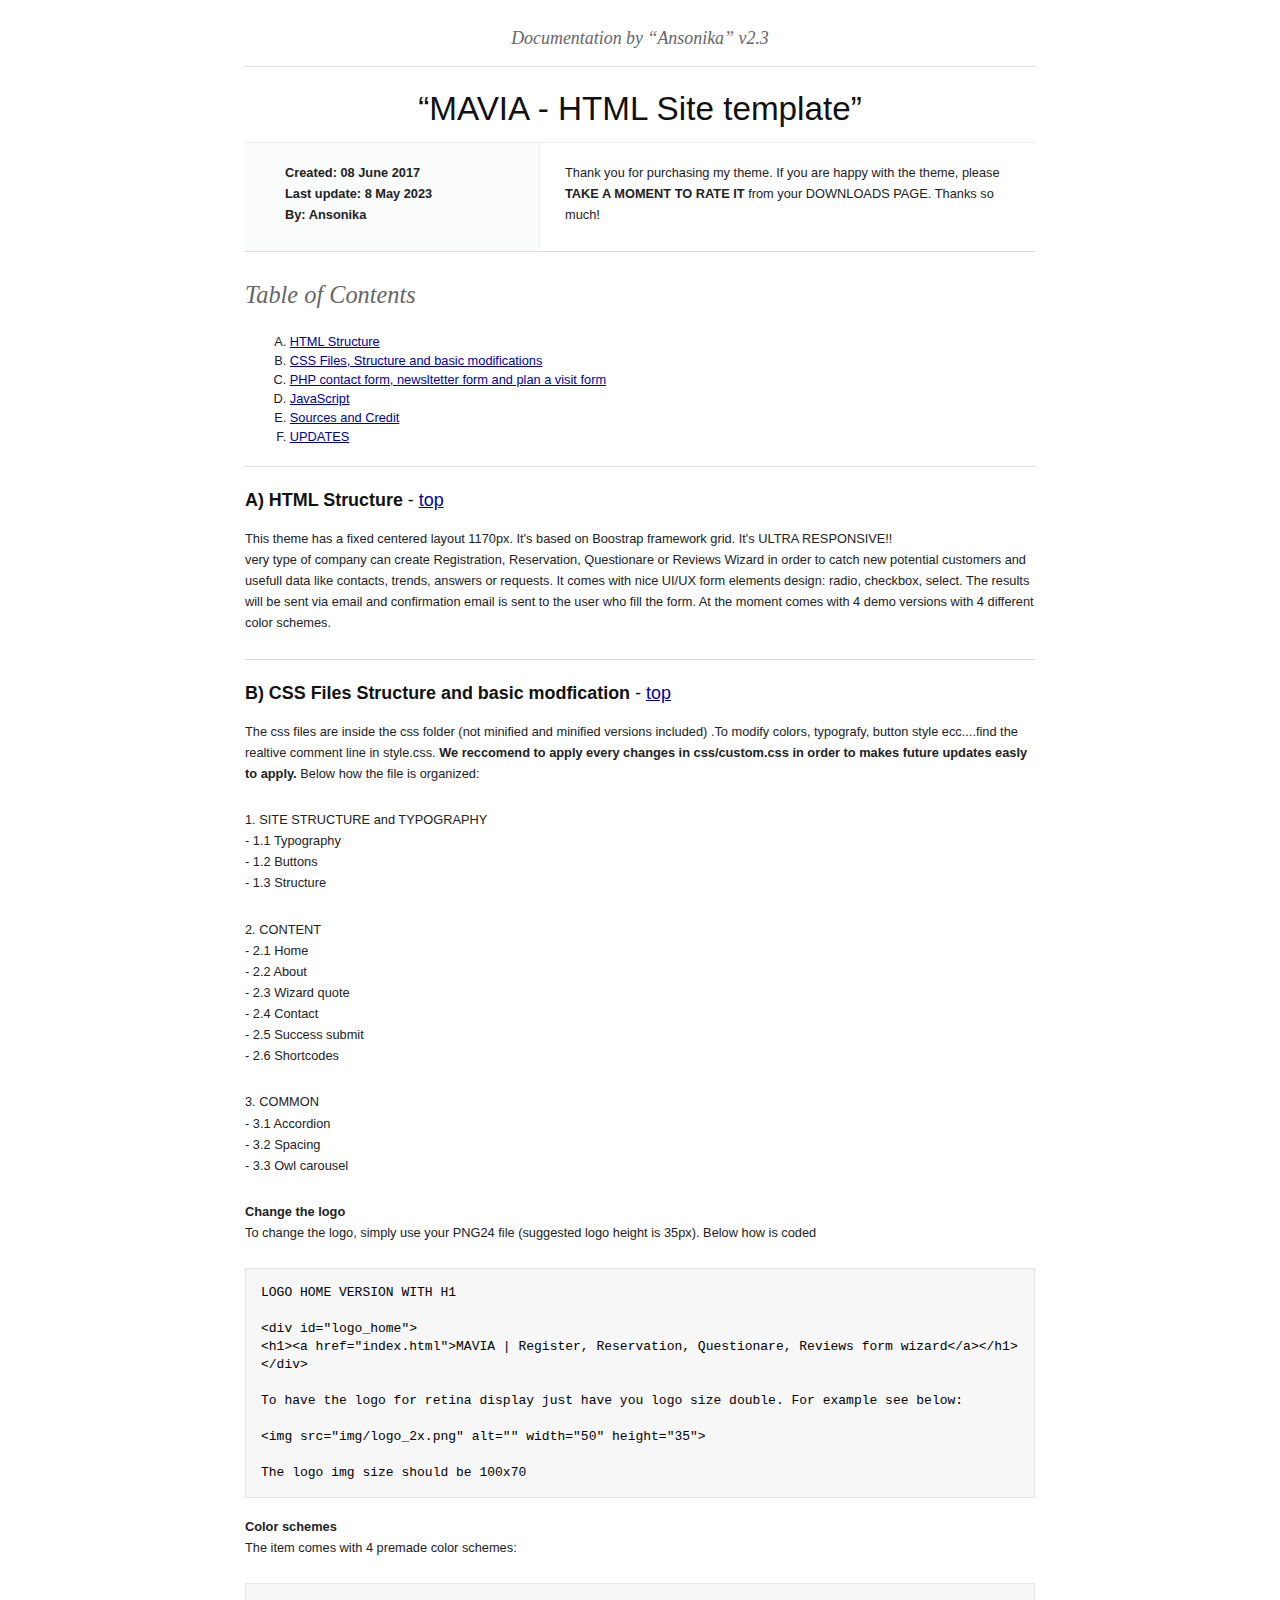
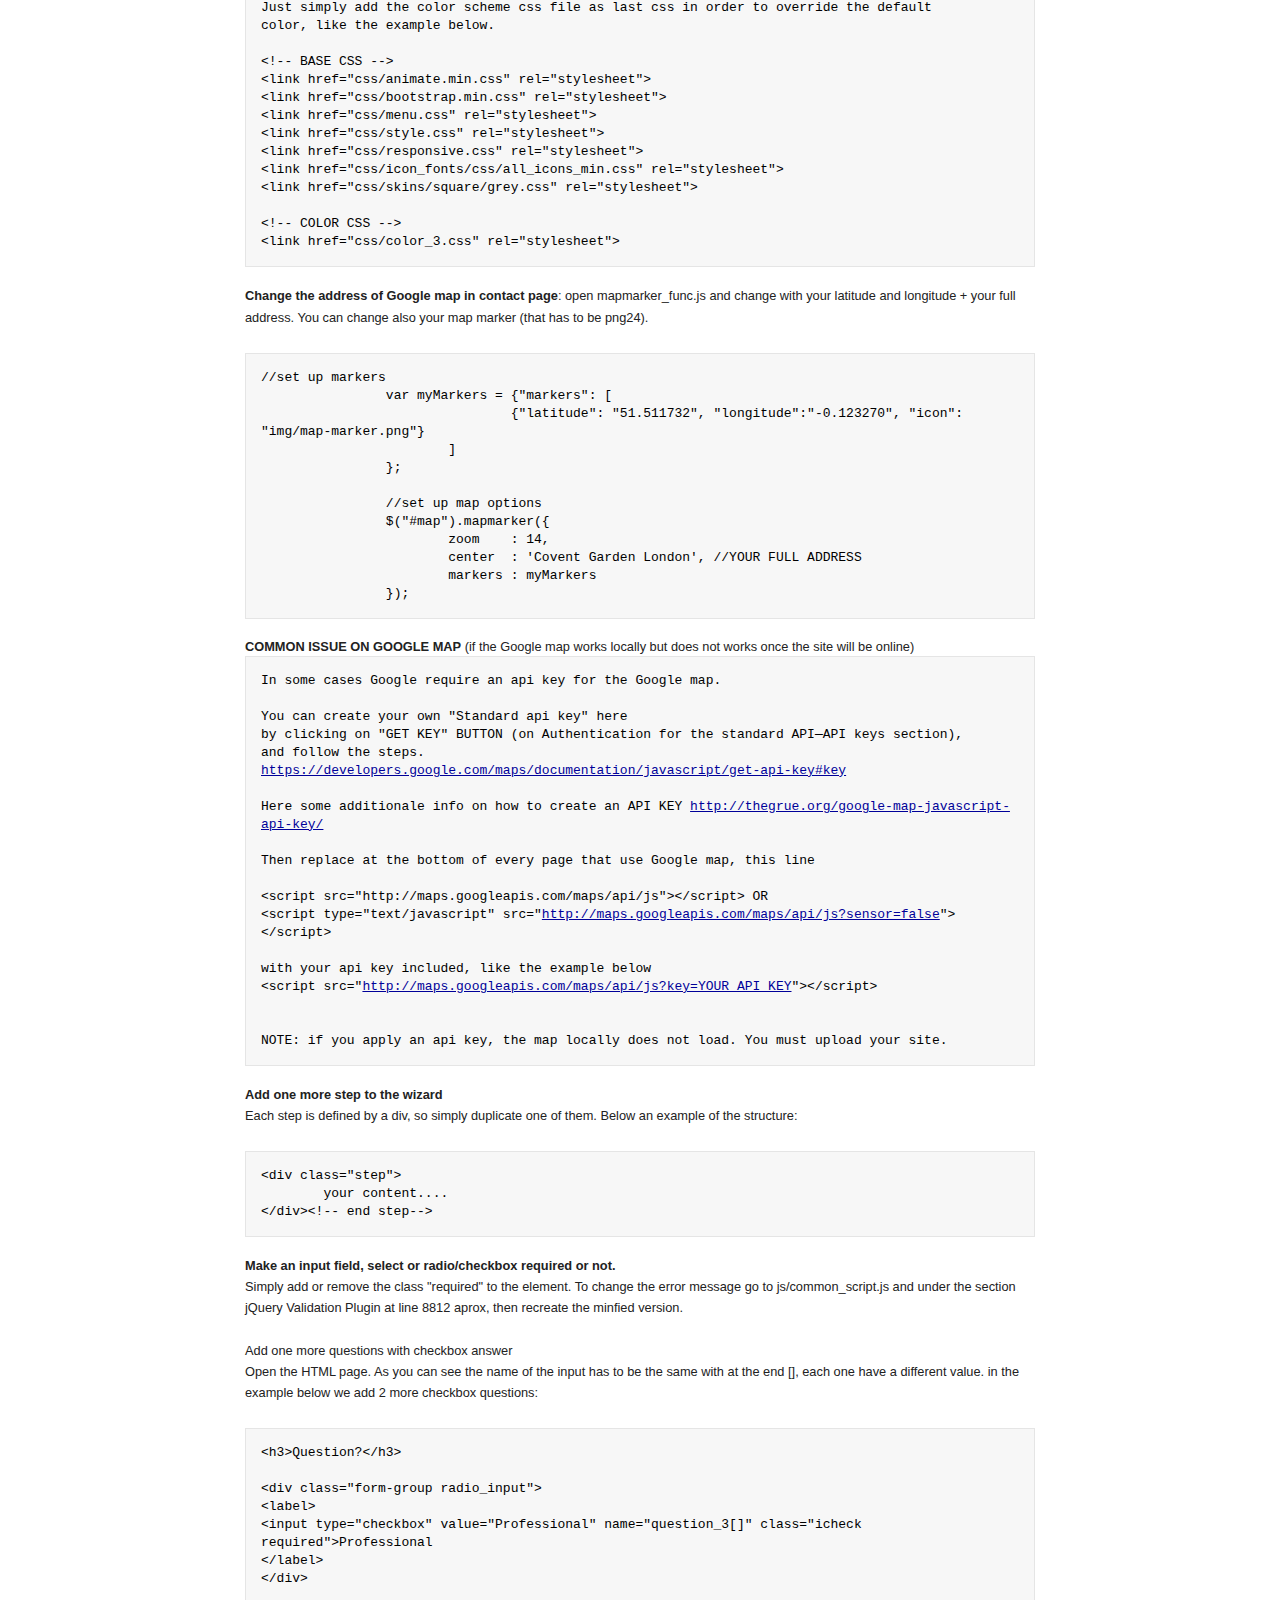
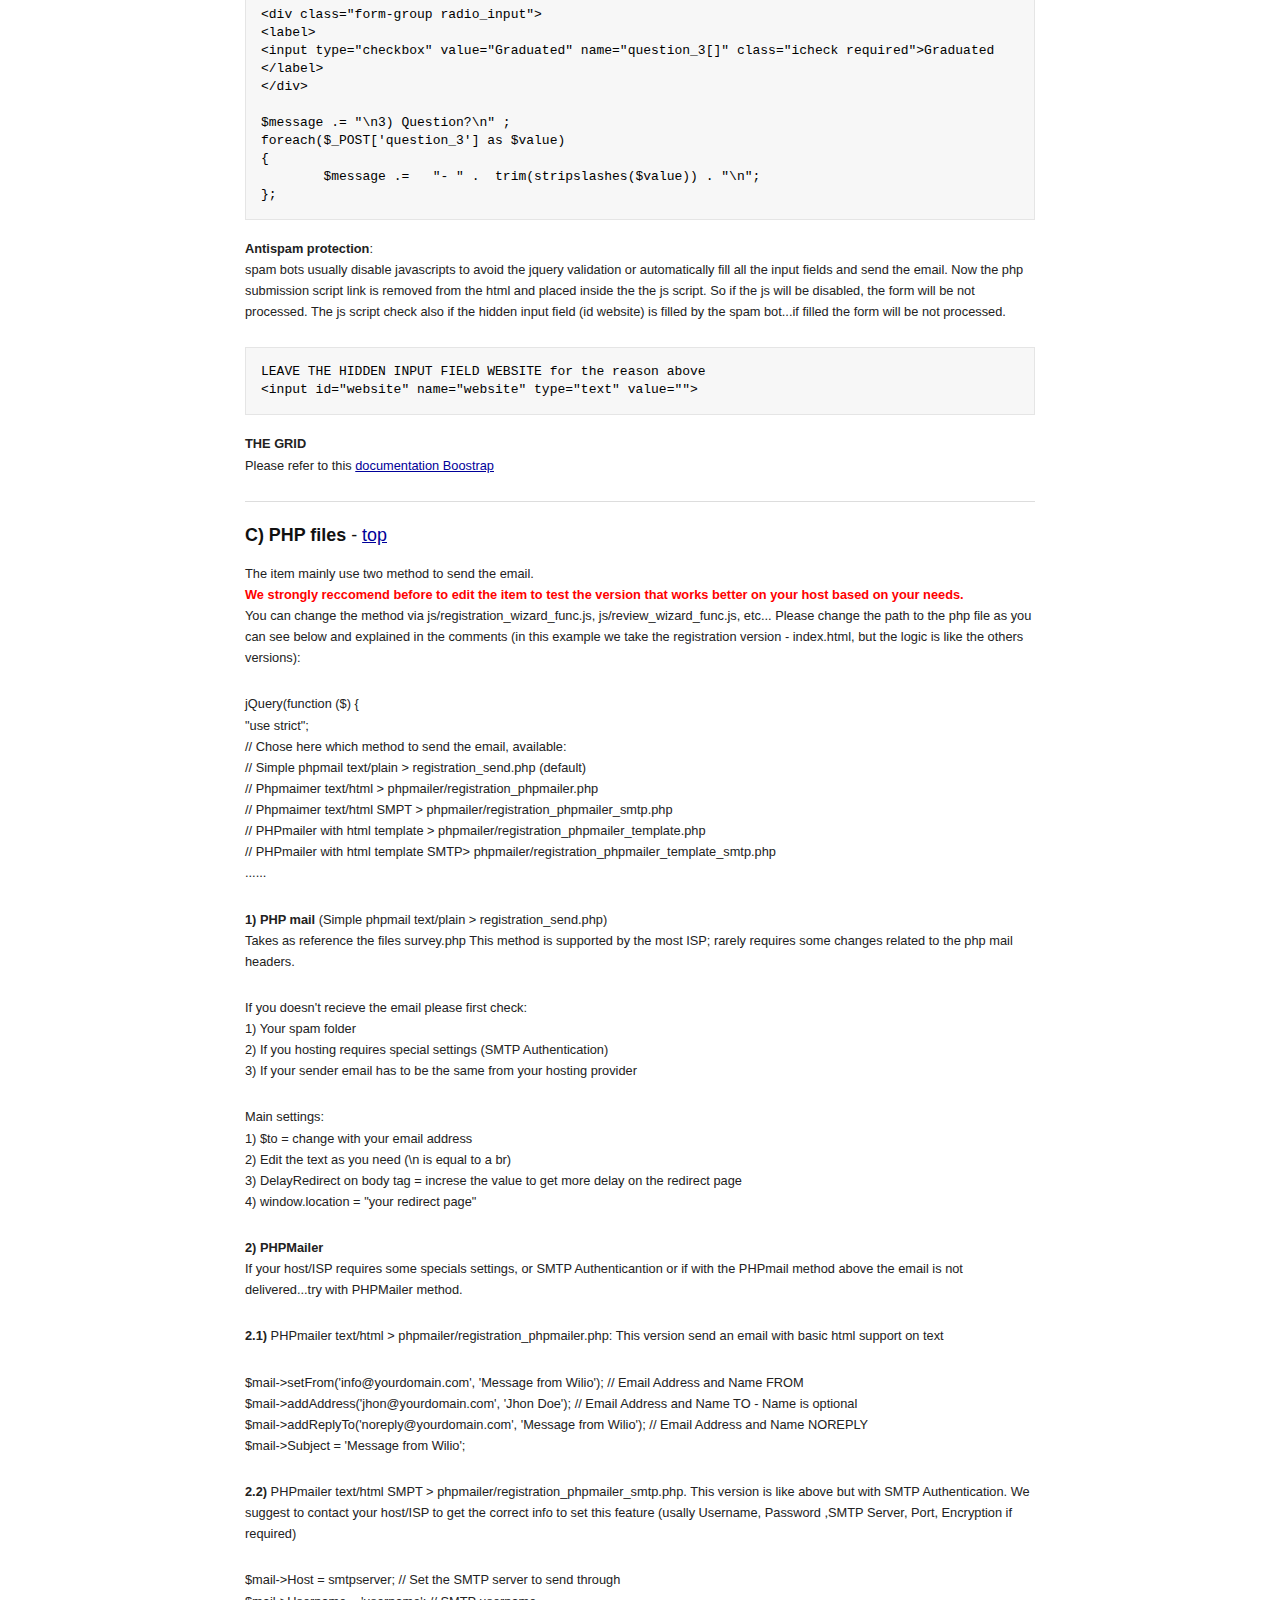
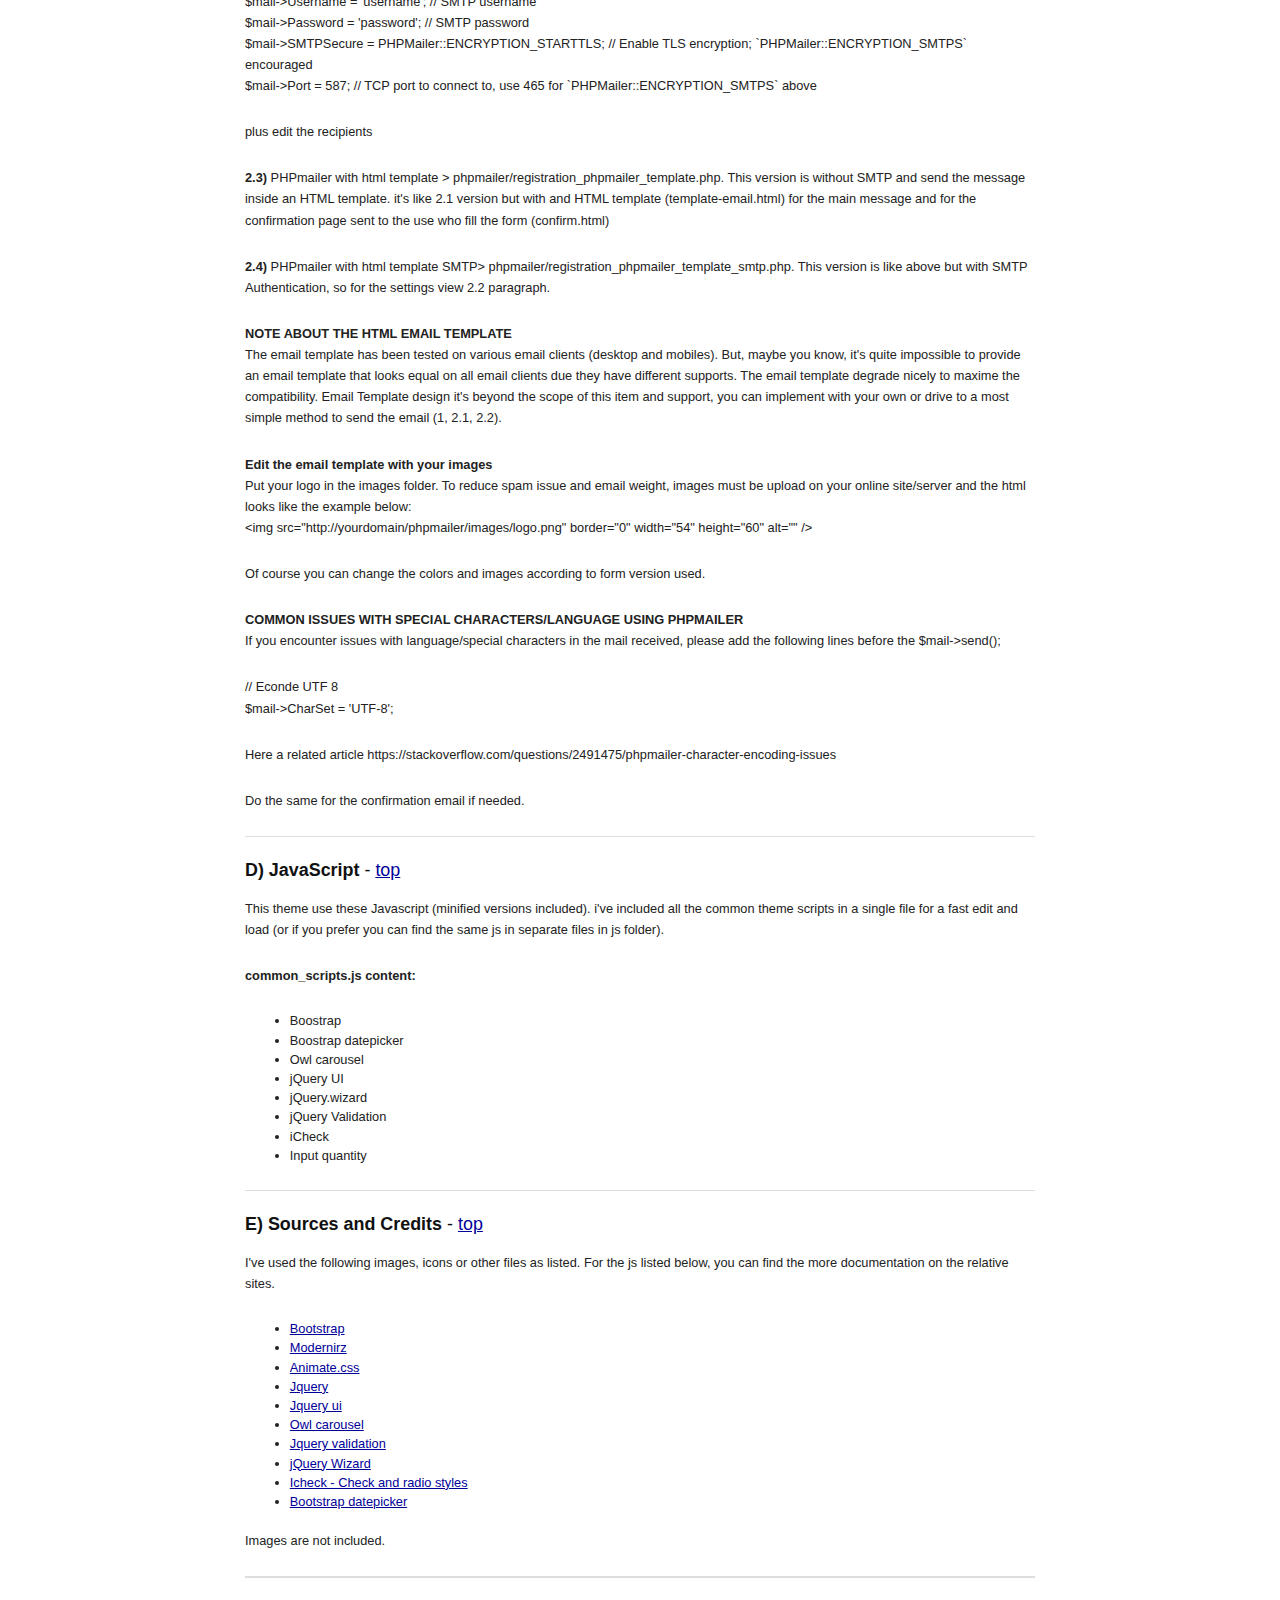
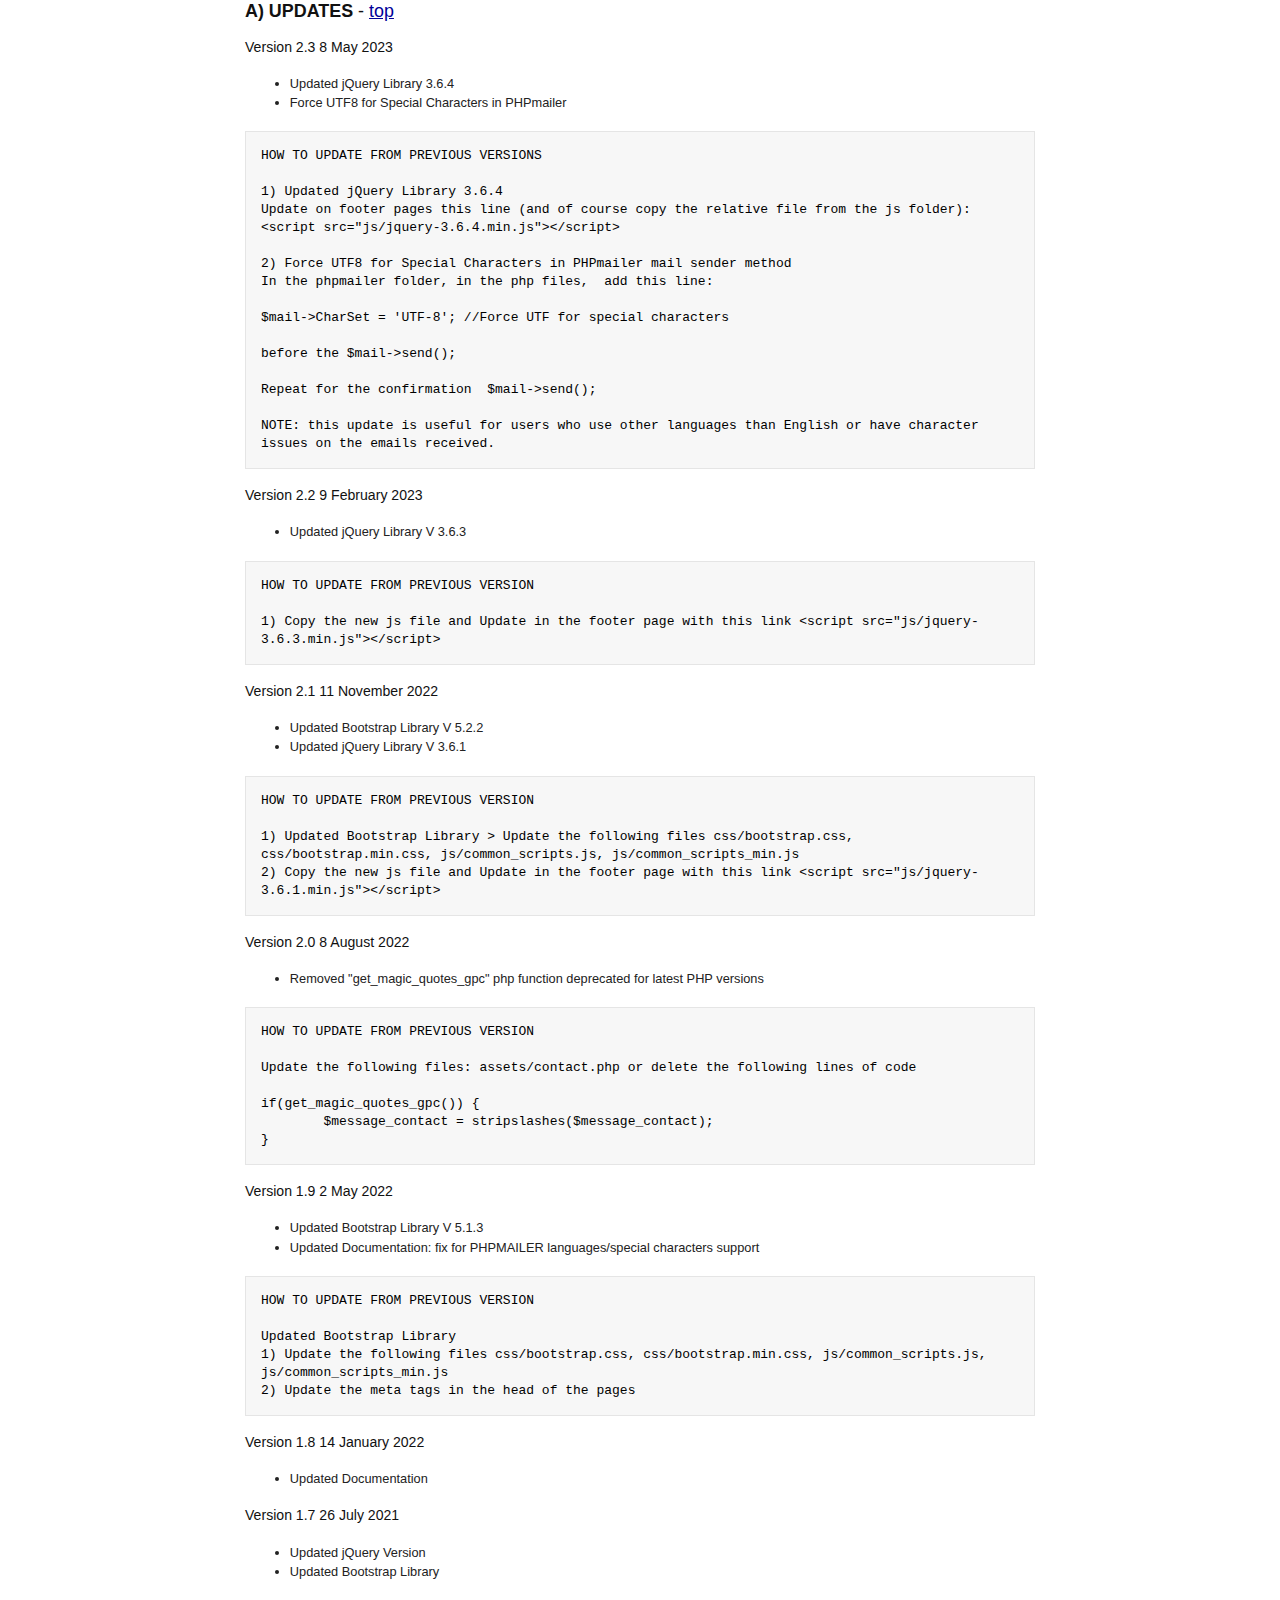
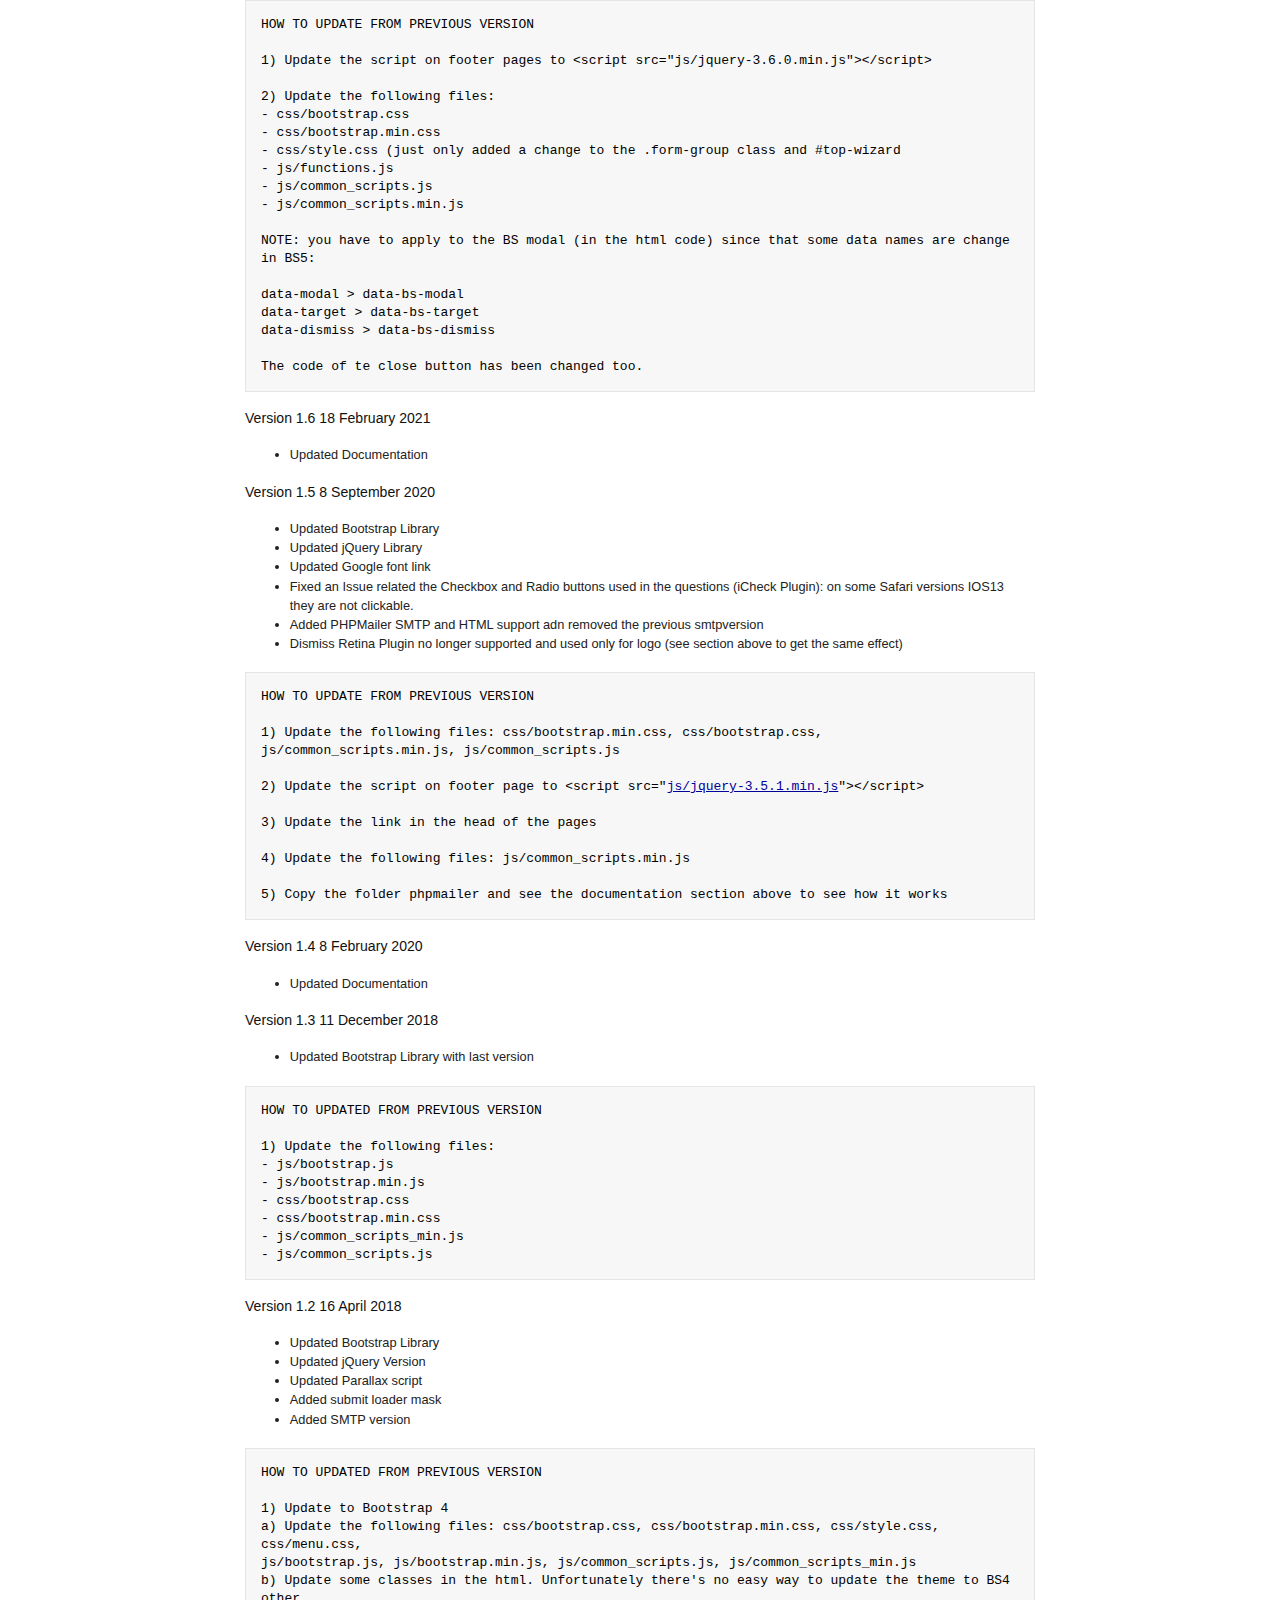
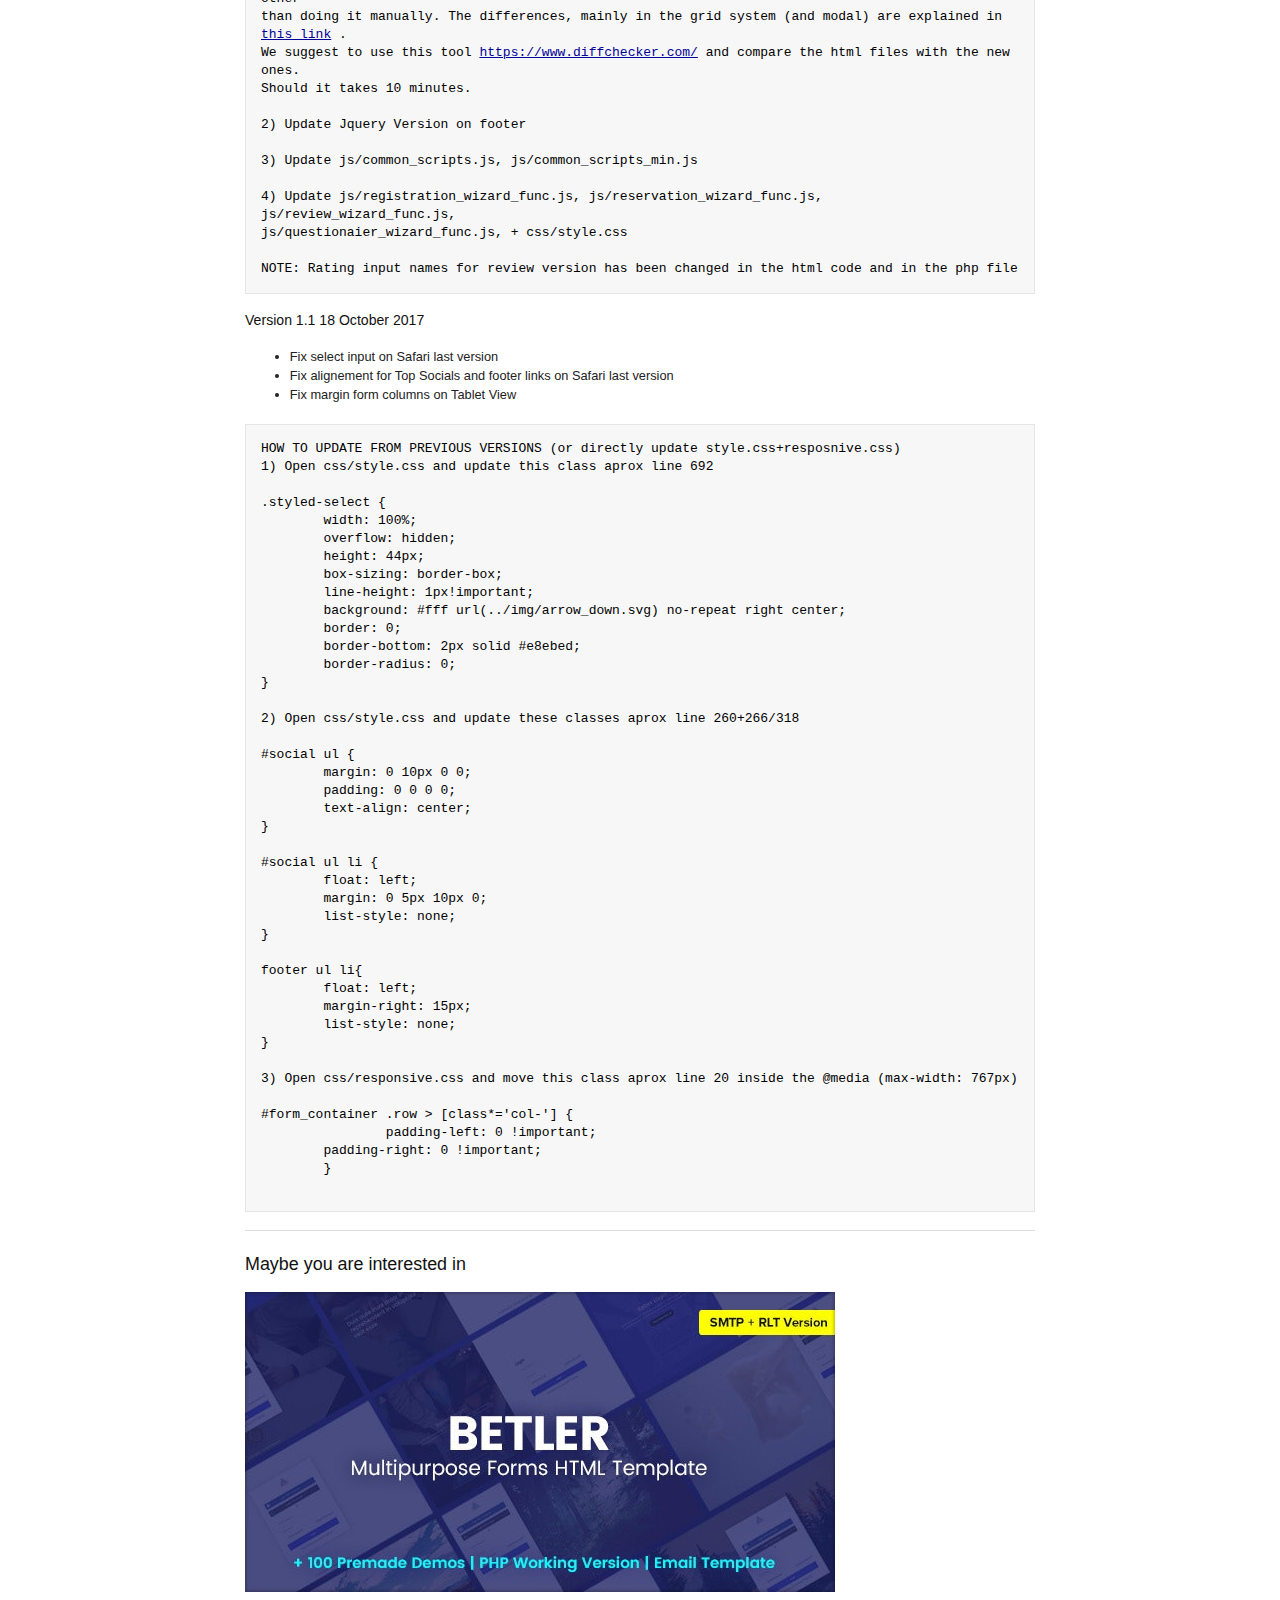
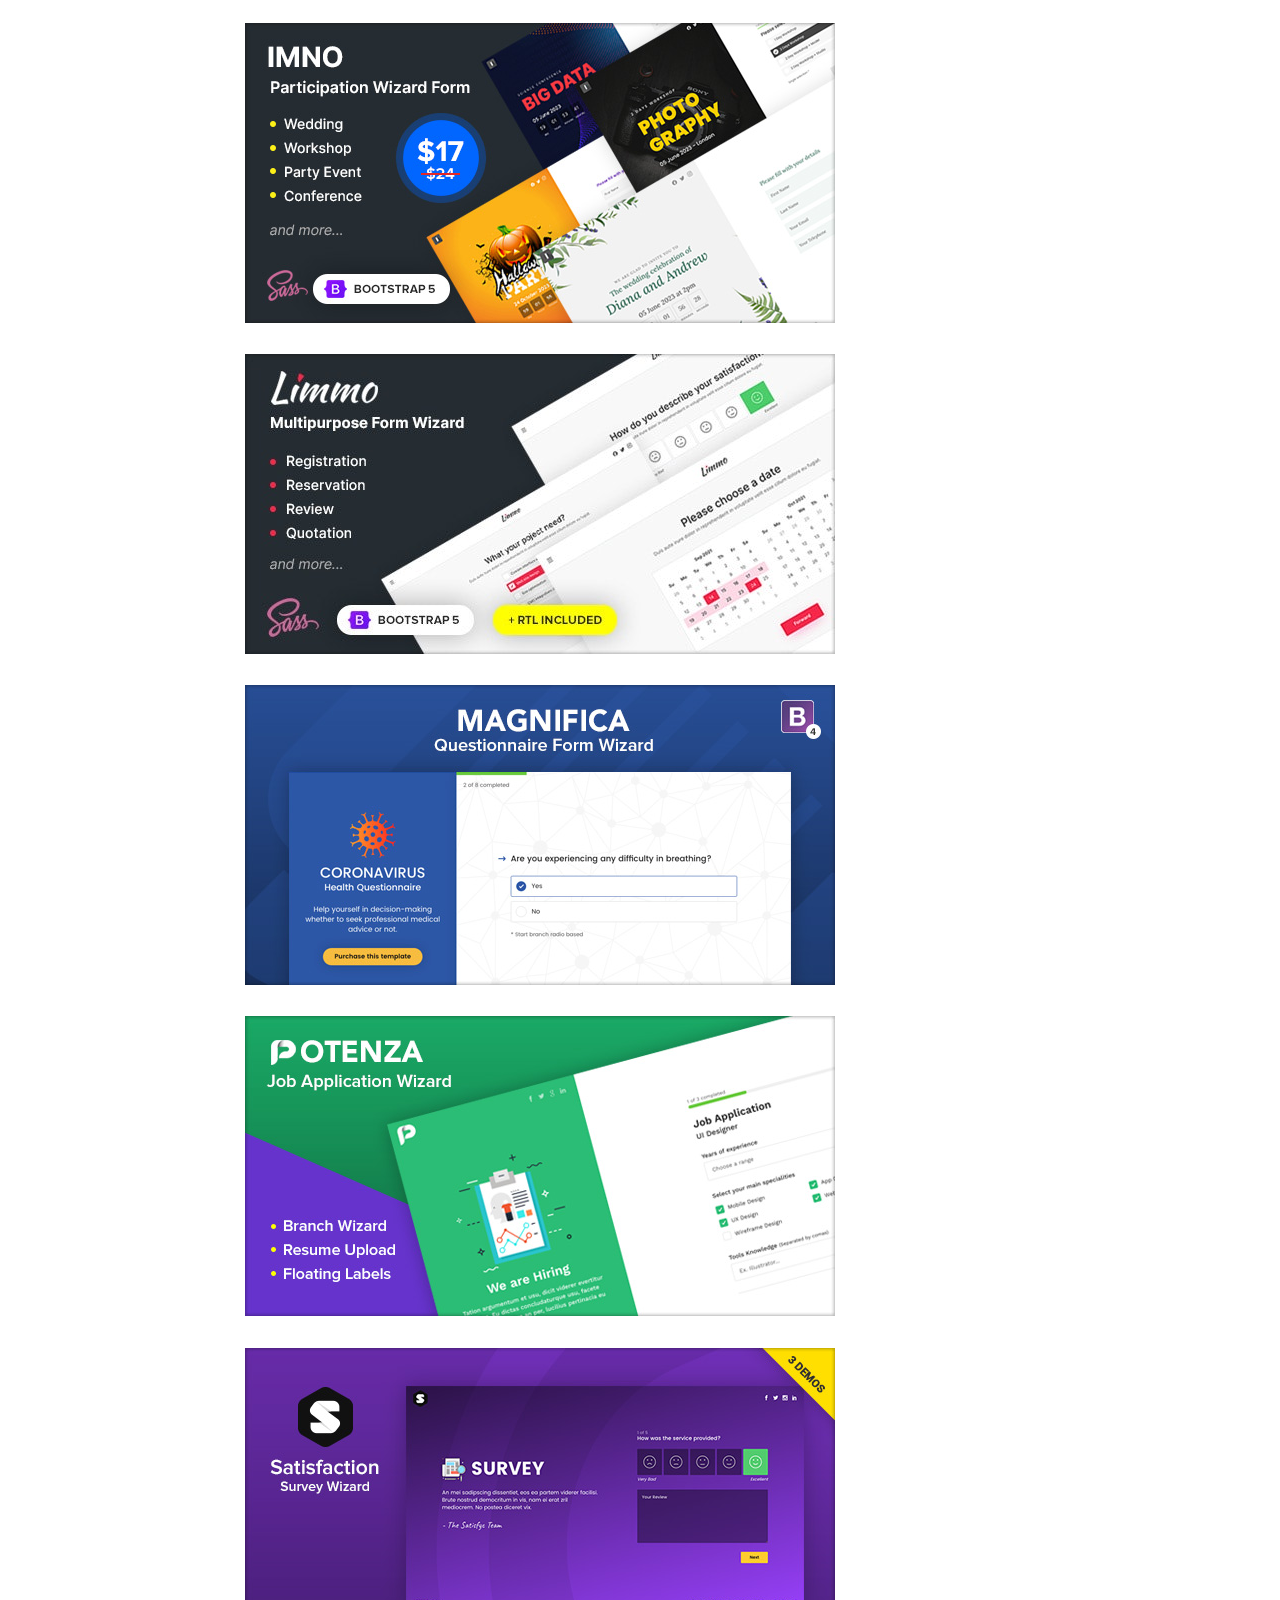
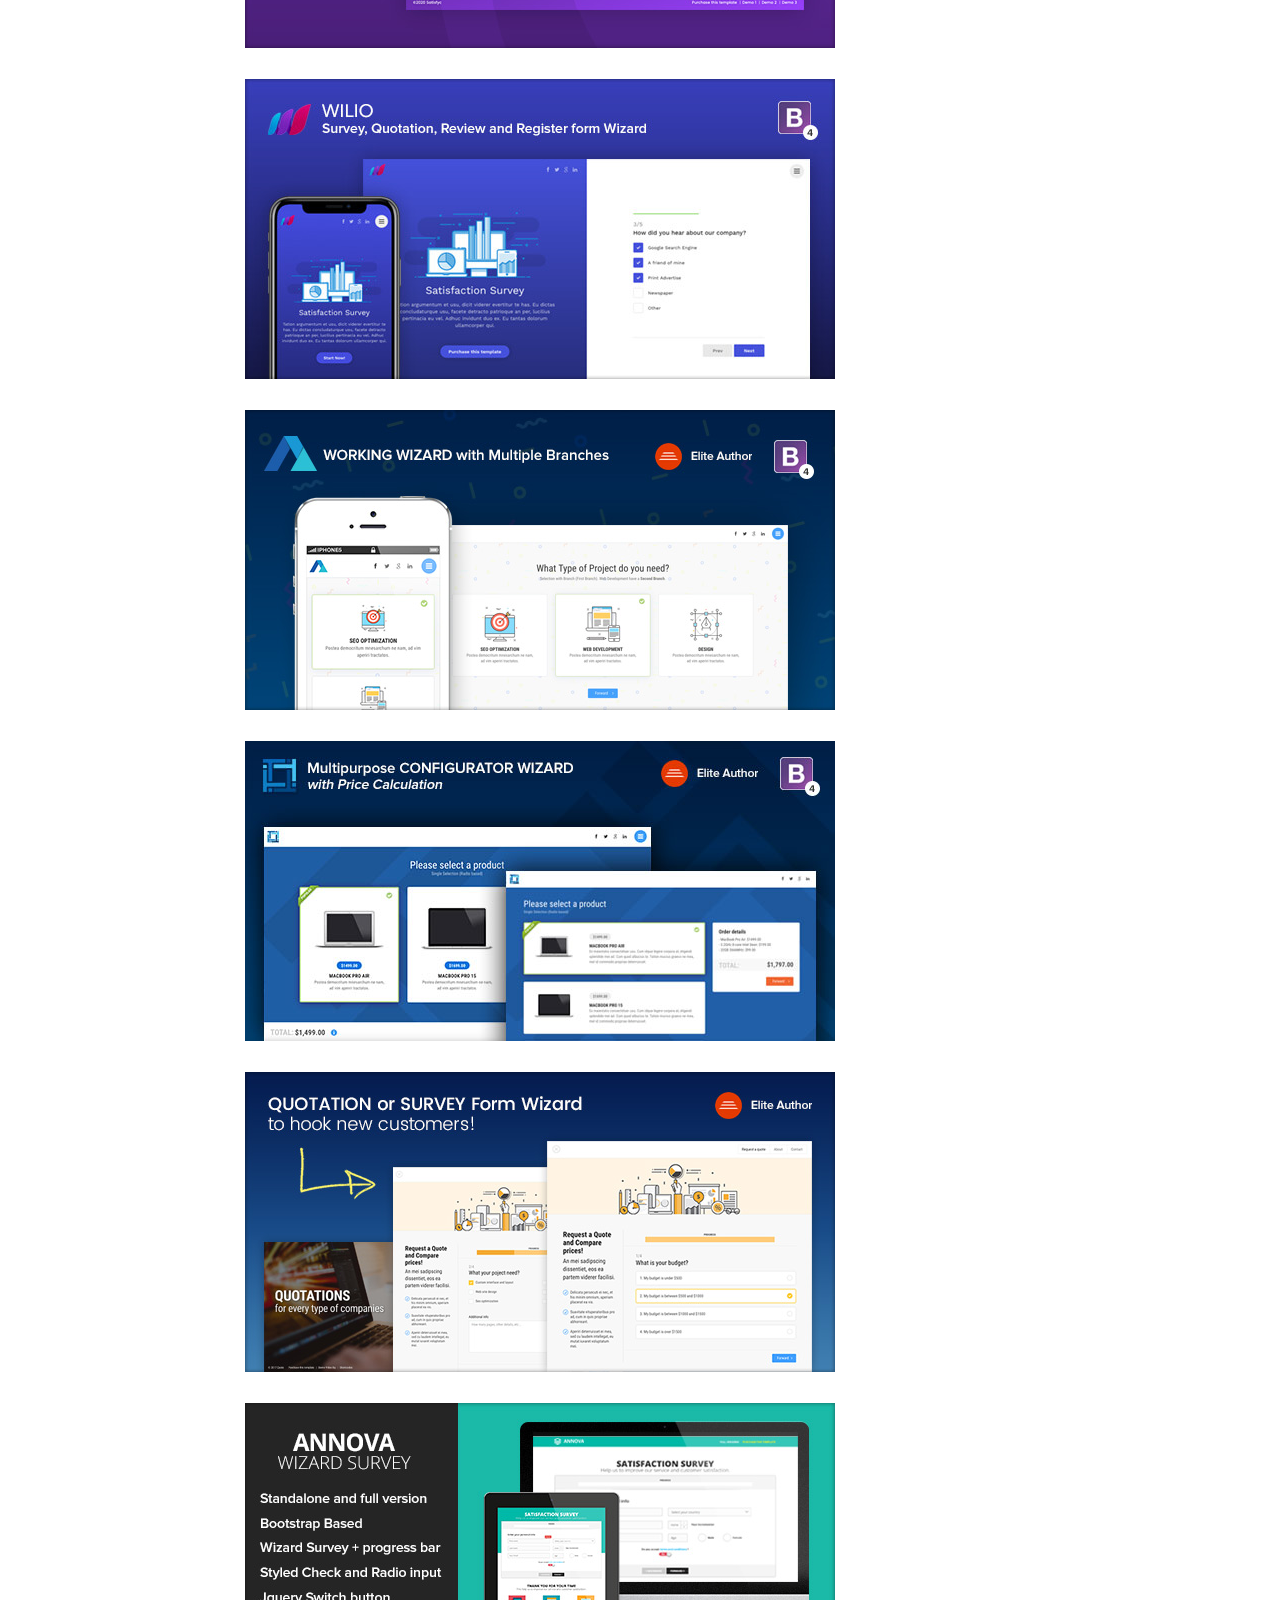
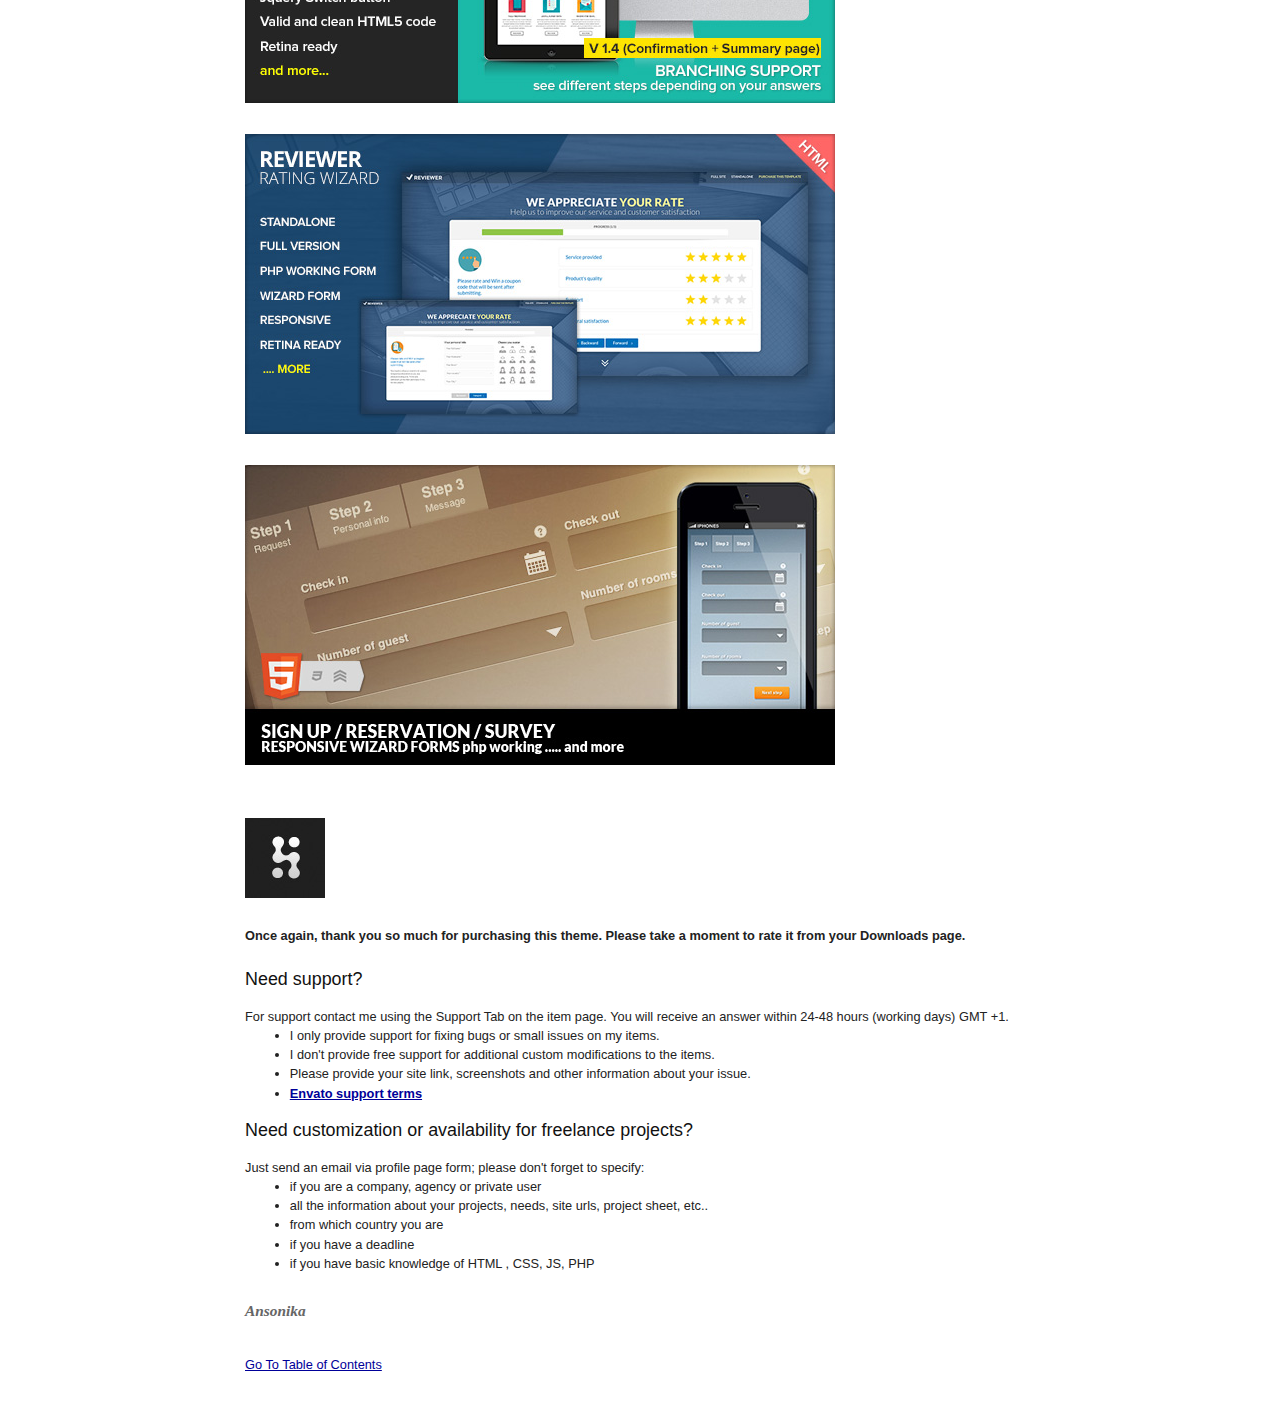
<file: documentation/index.html>
<!DOCTYPE HTML PUBLIC "-//W3C//DTD HTML 4.01//EN" "http://www.w3.org/TR/html4/strict.dtd">
<head lang="en">
	<meta http-equiv="content-type" content="text/html;charset=utf-8">
	<title></title>
	<!-- Framework CSS -->
	<link rel="stylesheet" href="assets/blueprint-css/screen.css" type="text/css" media="screen, projection">
	<link rel="stylesheet" href="assets/blueprint-css/print.css" type="text/css" media="print">
	<!--[if lt IE 8]><link rel="stylesheet" href="assets/blueprint-css/ie.css" type="text/css" media="screen, projection"><![endif]-->
	<link rel="stylesheet" href="assets/blueprint-css/plugins/fancy-type/screen.css" type="text/css" media="screen, projection">
	<style type="text/css" media="screen">
		p, table, hr, .box { margin-bottom:25px; }
		.box p { margin-bottom:10px; }
		pre,code { font-family:"Consolas", Courier New, Courier, monospace; padding:15px; background:#f7f7f7; margin:0px 0px 18px; border:1px solid #e5e5e5; line-height:18px; color:#000 }
code { padding:0px 3px; background-image:none; background:#f5f5f5; border:none }
pre { white-space:pre-wrap; white-space:-moz-pre-wrap; white-space:-pre-wrap; white-space:-o-pre-wrap; word-wrap:break-word }
	</style>
</head>


<body>
	<div class="container">
	  <h3 class="center alt"> Documentation by &ldquo;Ansonika&rdquo; v2.3</h3>
		
		<hr>
		
		<h1 class="center">&ldquo;MAVIA - HTML Site template&rdquo;</h1>
		
		<div class="borderTop">
		  <div class="span-6 colborder info prepend-1">
				<p class="prepend-top">
					<strong>
					Created: 08 June 2017<br>
                    Last update: 8 May 2023<br>
					By: Ansonika</strong>
			  </p>
	    </div><!-- end div .span-6 -->		
	
			<div class="span-12 last">
				<p class="prepend-top append-0">Thank you for purchasing my theme. If you are happy with the theme, please <strong>TAKE A MOMENT TO RATE IT</strong> from your DOWNLOADS PAGE.
Thanks so much!</p>
			</div>
		</div><!-- end div .borderTop -->
		
		<hr>
		
		<h2 id="toc" class="alt">Table of Contents</h2>
		<ol class="alpha">
			<li><a href="#htmlStructure">HTML Structure</a></li>
			<li><a href="#cssFiles">CSS Files, Structure and basic modifications</a></li>
<li><a href="#php">PHP contact form, newsltetter form and plan a visit form</a></li>
			<li><a href="#javascript">JavaScript</a></li>
			<li><a href="#credits">Sources and Credit</a></li>
            <li><a href="#updates">UPDATES</a></li>
		</ol>

      <hr>
        
  <h3 id="htmlStructure"><strong>A) HTML Structure</strong> - <a href="#toc">top</a></h3>
	  <p> This theme has a fixed centered layout 1170px. It's based on Boostrap framework grid. It's ULTRA RESPONSIVE!!<br>
     very type of company can create Registration, Reservation, Questionare or Reviews Wizard in order to catch new potential customers and usefull data like contacts, trends, answers or requests. It comes with nice UI/UX form elements design: radio, checkbox, select. The results will be sent via email and confirmation email is sent to the user who fill the form. At the moment comes with 4 demo versions with 4 different color schemes.</p>
<hr>

		<h3 id="cssFiles"><strong>B) CSS Files Structure and basic modfication</strong> - <a href="#toc">top</a>	  </h3>
	  <p>The css files are inside the css folder (not minified and minified versions included) .To modify colors, typografy, button style ecc....find the realtive comment line in style.css. 
      <strong>We reccomend to apply every changes in css/custom.css in order to makes future updates easly to apply.</strong>
      Below how the file is organized:</p>
<p>1. SITE STRUCTURE and TYPOGRAPHY<br>
  - 1.1 Typography<br>
  - 1.2 Buttons<br>
  - 1.3 Structure</p>
<p>2. CONTENT<br>
  - 2.1 Home<br>
  - 2.2 About<br>
  - 2.3 Wizard quote<br>
  - 2.4 Contact<br>
  - 2.5 Success submit<br>
  - 2.6 Shortcodes</p>
<p>3. COMMON<br>
  - 3.1 Accordion<br>
  - 3.2 Spacing<br>
  - 3.3 Owl carousel</p>

<p><strong>Change the logo<br>
</strong>To change the logo, simply use your PNG24 file (suggested logo height is 35px). Below how is coded</p>
<pre>LOGO HOME VERSION WITH H1 

&lt;div id=&quot;logo_home&quot;&gt;
&lt;h1&gt;&lt;a href=&quot;index.html&quot;&gt;MAVIA | Register, Reservation, Questionare, Reviews form wizard&lt;/a&gt;&lt;/h1&gt;
&lt;/div&gt;

To have the logo for retina display just have you logo size double. For example see below:

&lt;img src=&quot;img/logo_2x.png&quot; alt=&quot;&quot; width=&quot;50&quot; height=&quot;35&quot;&gt;

The logo img size should be 100x70</pre>



<p><strong>Color schemes<br>
</strong>The item comes with 4 premade color schemes:</p>
<pre>Just simply add the color scheme css file as last css in order to override the default<br>color, like the example below.<br><br>&lt;!-- BASE CSS --&gt;<br>&lt;link href=&quot;css/animate.min.css&quot; rel=&quot;stylesheet&quot;&gt;<br>&lt;link href=&quot;css/bootstrap.min.css&quot; rel=&quot;stylesheet&quot;&gt;<br>&lt;link href=&quot;css/menu.css&quot; rel=&quot;stylesheet&quot;&gt;<br>&lt;link href=&quot;css/style.css&quot; rel=&quot;stylesheet&quot;&gt;<br>&lt;link href=&quot;css/responsive.css&quot; rel=&quot;stylesheet&quot;&gt;<br>&lt;link href=&quot;css/icon_fonts/css/all_icons_min.css&quot; rel=&quot;stylesheet&quot;&gt;<br>&lt;link href=&quot;css/skins/square/grey.css&quot; rel=&quot;stylesheet&quot;&gt;<br>	<br>&lt;!-- COLOR CSS --&gt;<br>&lt;link href=&quot;css/color_3.css&quot; rel=&quot;stylesheet&quot;&gt;
</pre>



     <p><strong>Change the address of Google map in contact page</strong>: open mapmarker_func.js and change with your latitude and longitude + your full address. You can change also your map marker (that has to be png24).</p>
 <pre>//set up markers <br>		var myMarkers = {&quot;markers&quot;: [<br>				{&quot;latitude&quot;: &quot;51.511732&quot;, &quot;longitude&quot;:&quot;-0.123270&quot;, &quot;icon&quot;: &quot;img/map-marker.png&quot;}<br>			]<br>		};<br>		<br>		//set up map options<br>		$(&quot;#map&quot;).mapmarker({<br>			zoom	: 14,<br>			center	: 'Covent Garden London', //YOUR FULL ADDRESS <br>			markers	: myMarkers<br>		});</pre>

<strong>COMMON ISSUE ON GOOGLE MAP</strong> (if the Google map works locally but does not works once the site will be online)<br>
  <pre>In some cases Google require an api key for the Google map.
<br>You can create your own "Standard api key" here <br>by clicking on &quot;GET KEY&quot; BUTTON (on Authentication for the standard API—API keys section), <br>and follow the steps.
<a href="https://developers.google.com/maps/documentation/javascript/get-api-key#key" target="_blank">https://developers.google.com/maps/documentation/javascript/get-api-key#key</a>

Here some additionale info on how to create an API KEY <a href="http://thegrue.org/google-map-javascript-api-key/">http://thegrue.org/google-map-javascript-api-key/</a><br><br>Then replace at the bottom of every page that use Google map, this line<br>
&lt;script src=&quot;http://maps.googleapis.com/maps/api/js&quot;&gt;&lt;/script&gt; OR 
&lt;script type="text/javascript" src="<a target="_blank" href="http://maps.googleapis.com/maps/api/js?sensor=false">http://maps.googleapis.com/maps/api/js?sensor=false</a>"&gt;&lt;/script&gt;<br><br>with your api key included, like the example below<br>&lt;script src="<a target="_blank" href="http://maps.googleapis.com/maps/api/js?key=AIzaSyAaO0WhIut5GCNr9y8xTA36EPj87NEHptM">http://maps.googleapis.com/maps/api/js?key=YOUR_API_KEY</a>"&gt;&lt;/script&gt;<br><br>
NOTE: if you apply an api key, the map locally does not load. You must upload your site.</pre>
  

<p><strong>
    Add one more step to the wizard</strong><br>
Each step is defined by a div, so simply duplicate one of them. Below an example of the structure:</p>
  <pre>&lt;div class=&quot;step&quot;&gt;
	your content....                <br>&lt;/div&gt;&lt;!-- end step--&gt;</pre>
    
    <p><strong>Make an input field, select or radio/checkbox required or not.</strong><br>
Simply add or remove the class "required" to the element. To change the error message go to js/common_script.js and under the section jQuery Validation Plugin at line 8812 aprox, then recreate the minfied version.<br>
<br>
   Add one more questions with checkbox answer</strong><br>Open the HTML page. As you can see the name of the input has to be the same with at the end [], each one have a different value. in the example below we add 2 more checkbox questions: </p>
  <pre>&lt;h3&gt;Question?&lt;/h3&gt; <br>
&lt;div class=&quot;form-group radio_input&quot;&gt;<br>&lt;label&gt;
&lt;input type=&quot;checkbox&quot; value=&quot;Professional&quot; name=&quot;question_3[]&quot; class=&quot;icheck required&quot;&gt;Professional
&lt;/label&gt;<br>&lt;/div&gt;<br>
&lt;div class=&quot;form-group radio_input&quot;&gt;<br>&lt;label&gt;
&lt;input type=&quot;checkbox&quot; value=&quot;Graduated&quot; name=&quot;question_3[]&quot; class=&quot;icheck required&quot;&gt;Graduated
&lt;/label&gt;<br>&lt;/div&gt;

$message .= &quot;\n3) Question?\n&quot; ;<br>foreach($_POST['question_3'] as $value) <br>{ <br>	$message .=   &quot;- &quot; .  trim(stripslashes($value)) . &quot;\n&quot;; <br>};<br></pre>

<p><strong>Antispam protection</strong>:<br>spam bots usually disable javascripts to avoid the jquery validation or automatically fill all the input fields and send the email. Now the php submission script link is removed from the html and placed inside the the js script. So if the js will be disabled, the form will be not processed. The js script check also if the hidden input field (id website) is filled by the spam bot...if filled the form will be not processed.
<pre>LEAVE THE HIDDEN INPUT FIELD WEBSITE for the reason above<br>&lt;input id=&quot;website&quot; name=&quot;website&quot; type=&quot;text&quot; value=&quot;&quot;&gt;
</pre>

<p><strong>THE GRID</strong><br> 
      Please refer to this <a href="http://getbootstrap.com/">documentation Boostrap</a></p>
    
      <hr>
      <h3 id="php"><strong>C) PHP files </strong> - <a href="#php">top</a></h3>
      <p>The item mainly use two method to send the email. <strong style="color:red"><br>
      We strongly reccomend before to edit the item to test the version that works better on your host based on your needs.</strong><br>
      You can change the method via js/registration_wizard_func.js, js/review_wizard_func.js, etc... Please change the path to the php file as you can see below and explained in the comments (in this example we take the registration version - index.html, but the logic is like the others versions):</p>
      <p>jQuery(function ($) {<br>
&quot;use strict&quot;;<br>
// Chose here which method to send the email, available:<br>
// Simple phpmail text/plain &gt; registration_send.php (default)<br>
// Phpmaimer text/html &gt; phpmailer/registration_phpmailer.php<br>
// Phpmaimer text/html SMPT &gt; phpmailer/registration_phpmailer_smtp.php<br>
// PHPmailer with html template &gt; phpmailer/registration_phpmailer_template.php<br>
// PHPmailer with html template SMTP&gt; phpmailer/registration_phpmailer_template_smtp.php<br>
......
      </p>
      <p><strong>1) PHP mail </strong>(Simple phpmail text/plain > registration_send.php)<br>
      Takes as reference the files survey.php This method is supported by the most ISP; rarely requires some changes related to the php mail headers.      </p>
      <p>If you doesn't recieve the email please first check:<br>
      1) Your spam folder<br>
      2) If you hosting requires special settings (SMTP Authentication)<br>
      3) If your sender email  has to be the same from your hosting provider </p>
      <p>Main settings:<br>
      1) $to =  change with your email address<br>
      2) Edit the text as you need (\n is equal to a br)<br>
      3) DelayRedirect on body tag = increse the value to get more delay on the redirect page<br>
     4) window.location = "your redirect page"</p>
      <p><strong>2) PHPMailer</strong><br>
      If your host/ISP requires some specials settings, or SMTP Authenticantion or if with the PHPmail method above the email is not delivered...try with PHPMailer method.</p>
      <p> <strong>2.1) </strong>PHPmailer text/html &gt; phpmailer/registration_phpmailer.php: This version send an email with basic html support on text</p>
      <p>$mail-&gt;setFrom('info@yourdomain.com', 'Message from Wilio');                    // Email Address and Name FROM<br>
        $mail-&gt;addAddress('jhon@yourdomain.com', 'Jhon Doe');               		           // Email Address and Name TO - Name is optional<br>
      $mail-&gt;addReplyTo('noreply@yourdomain.com', 'Message from Wilio');              // Email Address and Name NOREPLY<br>
      $mail-&gt;Subject = 'Message from Wilio';      </p>
      <p><strong>2.2)</strong> PHPmailer text/html SMPT &gt; phpmailer/registration_phpmailer_smtp.php. This version is like above but with SMTP Authentication. We suggest to contact your host/ISP to get the correct info to set this feature (usally Username, Password ,SMTP Server, Port, Encryption if required)</p>
      <p>$mail-&gt;Host       = smtpserver;           // Set the SMTP server to send through<br>
$mail-&gt;Username   = 'username';                 // SMTP username<br>
$mail-&gt;Password   = 'password';                        // SMTP password<br>
$mail-&gt;SMTPSecure = PHPMailer::ENCRYPTION_STARTTLS;         // Enable TLS encryption; `PHPMailer::ENCRYPTION_SMTPS` encouraged<br>
$mail-&gt;Port       = 587;                                    // TCP port to connect to, use 465 for `PHPMailer::ENCRYPTION_SMTPS` above</p>
      <p>plus edit the recipients</p>
      <p><strong>2.3)</strong> PHPmailer with html template &gt; phpmailer/registration_phpmailer_template.php. This version is without SMTP and send the message inside  an HTML template. it's like 2.1 version but with and HTML template (template-email.html) for the main message and for the confirmation page sent to the use who fill the form (confirm.html)</p>
      <p><strong>2.4)</strong> PHPmailer with html template SMTP&gt; phpmailer/registration_phpmailer_template_smtp.php. This version is like above but with SMTP Authentication, so for the settings view 2.2 paragraph.</p>
      <p><strong>NOTE ABOUT THE HTML EMAIL TEMPLATE</strong><br>
      The email template has been tested on various email clients (desktop and mobiles). But, maybe you know, it's quite impossible to provide an email template that looks equal on all email clients due they have different supports. The email template degrade nicely to maxime the compatibility. Email Template design it's beyond the scope of this item and support, you can implement with your own or drive to a most simple method to send the email (1, 2.1, 2.2).</p>
      <p><strong>Edit the email template with your images</strong><br> 
        Put your logo in the images folder. To reduce spam issue and email weight, images must be upload on your online site/server and the html looks like the example below:<br>        
      &lt;img src=&quot;http://yourdomain/phpmailer/images/logo.png&quot; border=&quot;0&quot; width=&quot;54&quot; height=&quot;60&quot; alt=&quot;&quot; /&gt;</p>
      <p>Of course you can change the colors and images according to form version used.
      </p>
      <p><strong>COMMON ISSUES WITH SPECIAL CHARACTERS/LANGUAGE USING PHPMAILER</strong><br>
        If you encounter issues with language/special characters in the mail received, please add the following lines before the $mail->send();</p>
      <p>// Econde UTF 8<br>
$mail-&gt;CharSet = 'UTF-8';</p>
      <p>Here a related article   https://stackoverflow.com/questions/2491475/phpmailer-character-encoding-issues</p>
      <p>Do the same for the confirmation email if needed.</p>
<hr>
<h3 id="javascript"><strong>D) JavaScript</strong> - <a href="#toc">top</a></h3>
		
	  <p>This theme use these Javascript (minified versions included). i've included all the common theme scripts in a single file for a fast edit and load (or if you prefer you can find the same js in separate files in js folder).</p>
      <p><strong>common_scripts.js content:
      </strong>      
      <ul>
      <li>Boostrap</li>
      <li>Boostrap datepicker</li>
      <li>Owl carousel</li>
      <li>jQuery UI</li>
      <li>jQuery.wizard</li>
      <li>jQuery Validation</li>
      <li>iCheck</li>
      <li>Input quantity</li>
      </ul>
      </p>
    <hr>
		
		<h3 id="credits"><strong>E) Sources and Credits</strong> - <a href="#toc">top</a></h3>
		
	  <p>I've used the following images, icons or other files as listed. For the js listed below, you can find the more documentation on the relative sites.
		
	  <ul>
        <li><a href="https://getbootstrap.com/">Bootstrap</a></li>       
        <li><a href="https://modernizr.com/">Modernirz</a></li>
        <li><a href="http://daneden.github.io/animate.css/">Animate.css</a></li>
        <li><a href="http://jquery.com/">Jquery</a></li>
        <li><a href="https://github.com/jquery/jquery-ui">Jquery ui</a></li>
        <li><a href="http://owlgraphic.com/owlcarousel/">Owl carousel</a></li>
        <li><a href="http://jqueryvalidation.org/">Jquery validation</a></li>
        <li><a href="https://github.com/kflorence/jquery-wizard/">jQuery Wizard</a></li>
        <li><a href="https://github.com/fronteed/iCheck">Icheck - Check and radio styles</a></li>
        <li><a href="http://www.eyecon.ro/bootstrap-datepicker">Bootstrap datepicker</a></li>
	  </ul>
	  <p>Images are not included.</p>
		<hr>
        
  	<h3 id="updates"><strong>A) UPDATES</strong> - <a href="#toc">top</a></h3>
    	 <h4>Version 2.3 8 May 2023</h4>
    <ul>
          <li>Updated jQuery Library 3.6.4</li>
          <li>Force UTF8 for Special Characters in PHPmailer</li>
      </ul>
      <pre>
HOW TO UPDATE FROM PREVIOUS VERSIONS

1) Updated jQuery Library 3.6.4
Update on footer pages this line (and of course copy the relative file from the js folder): &lt;script src="js/jquery-3.6.4.min.js"&gt;&lt;/script&gt; 
     
2) Force UTF8 for Special Characters in PHPmailer mail sender method
In the phpmailer folder, in the php files,  add this line:

$mail-&gt;CharSet = 'UTF-8'; //Force UTF for special characters

before the $mail-&gt;send();

Repeat for the confirmation  $mail-&gt;send();

NOTE: this update is useful for users who use other languages than English or have character issues on the emails received.       </pre>
      <h4>Version 2.2 9 February 2023</h4>
    <ul>
           <li>Updated jQuery Library V 3.6.3</li>
      </ul>
      <pre>HOW TO UPDATE FROM PREVIOUS VERSION

1) Copy the new js file and Update in the footer page with this link &lt;script src=&quot;js/jquery-3.6.3.min.js&quot;&gt;&lt;/script&gt;</pre>
    
     <h4>Version 2.1 11 November 2022</h4>
    <ul>
          <li>Updated Bootstrap Library V 5.2.2</li>
           <li>Updated jQuery Library V 3.6.1</li>
      </ul>
      <pre>HOW TO UPDATE FROM PREVIOUS VERSION

1) Updated Bootstrap Library &gt; Update the following files css/bootstrap.css, css/bootstrap.min.css, js/common_scripts.js, js/common_scripts_min.js
2) Copy the new js file and Update in the footer page with this link &lt;script src=&quot;js/jquery-3.6.1.min.js&quot;&gt;&lt;/script&gt;</pre>

    <h4>Version 2.0 8 August 2022</h4>
    <ul>
          <li>Removed "get_magic_quotes_gpc" php function deprecated for latest PHP versions</li>
      </ul>
      <pre>HOW TO UPDATE FROM PREVIOUS VERSION

Update the following files: assets/contact.php or delete the following lines of code 

if(get_magic_quotes_gpc()) {
	$message_contact = stripslashes($message_contact);
}</pre>


    <h4>Version 1.9 2 May 2022</h4>
    <ul>
          <li>Updated Bootstrap Library V 5.1.3</li>
           <li>Updated Documentation: fix for PHPMAILER languages/special characters support</li>
      </ul>
      <pre>HOW TO UPDATE FROM PREVIOUS VERSION

Updated Bootstrap Library
1) Update the following files css/bootstrap.css, css/bootstrap.min.css, js/common_scripts.js, js/common_scripts_min.js
2) Update the meta tags in the head of the pages </pre>
    <h4>Version 1.8 14 January 2022</h4>
    <ul>
          <li>Updated Documentation</li>
      </ul>
      
      <h4>Version 1.7 26 July 2021</h4>
    <ul>
          <li>Updated jQuery Version</li>
          <li>Updated Bootstrap Library</li>
      </ul>
      <pre>HOW TO UPDATE FROM PREVIOUS VERSION

1) Update the script on footer pages to &lt;script src=&quot;js/jquery-3.6.0.min.js&quot;&gt;&lt;/script&gt;

2) Update the following files: 
- css/bootstrap.css
- css/bootstrap.min.css
- css/style.css (just only added a change to the .form-group class and #top-wizard
- js/functions.js
- js/common_scripts.js
- js/common_scripts.min.js

NOTE: you have to apply to the BS modal (in the html code) since that some data names are change in BS5:

data-modal &gt; data-bs-modal
data-target &gt; data-bs-target
data-dismiss &gt; data-bs-dismiss

The code of te close button has been changed too.    </pre>
    <h4>Version 1.6 18 February 2021</h4>
    <ul>
          <li>Updated Documentation</li>
      </ul>
    <h4>Version 1.5 8 September 2020</h4>
      <ul>
        	<li>Updated Bootstrap Library</li>
            <li>Updated jQuery Library</li>
            <li>Updated Google font link</li>
            <li>Fixed an Issue related the Checkbox and Radio buttons used in the questions (iCheck Plugin): on some Safari versions IOS13 they are not clickable.</li>
            <li>Added PHPMailer SMTP and HTML support adn removed the previous smtpversion</li>
            <li>Dismiss Retina Plugin no longer supported and used only for logo (see section above to get the same effect)</li>
      </ul>
       <pre>HOW TO UPDATE FROM PREVIOUS VERSION

1) Update the following files: css/bootstrap.min.css, css/bootstrap.css, js/common_scripts.min.js, js/common_scripts.js

2) Update the script on footer page to &lt;script src="<a target="_blank" href="js/jquery-3.5.1.min.js" rel="noreferrer noopener">js/jquery-3.5.1.min.js</a>"&gt;&lt;/script&gt;

3) Update the link in the head of the pages

4) Update the following files: js/common_scripts.min.js

5) Copy the folder phpmailer and see the documentation section above to see how it works</pre>
     <h4>Version 1.4 8 February 2020</h4>
      <ul>
        	<li>Updated Documentation</li>
      </ul>
    <h4>Version 1.3 11 December 2018</h4>
    <ul>
		<li>Updated Bootstrap Library with last version</li>
	</ul>
    <pre>HOW TO UPDATED FROM PREVIOUS VERSION

1) Update the following files:
- js/bootstrap.js<br>- js/bootstrap.min.js<br>- css/bootstrap.css<br>- css/bootstrap.min.css
- js/common_scripts_min.js
- js/common_scripts.js</pre>
    <h4>Version 1.2 16 April 2018</h4>
    <ul>
		<li>Updated Bootstrap Library</li>
        <li>Updated jQuery Version</li>
        <li>Updated Parallax script</li>
        <li>Added submit loader mask</li>
        <li>Added SMTP version</li>
	</ul>
    <pre>HOW TO UPDATED FROM PREVIOUS VERSION

1) Update to Bootstrap 4
a) Update the following files: css/bootstrap.css, css/bootstrap.min.css, css/style.css, css/menu.css, 
js/bootstrap.js, js/bootstrap.min.js, js/common_scripts.js, js/common_scripts_min.js
b) Update some classes in the html. Unfortunately there's no easy way to update the theme to BS4 other 
than doing it manually. The differences, mainly in the grid system (and modal) are explained in <a href="https://www.quackit.com/bootstrap/bootstrap_4/differences_between_bootstrap_3_and_bootstrap_4.cfm">this link</a> . 
We suggest to use this tool <a href="https://www.diffchecker.com/">https://www.diffchecker.com/</a> and compare the html files with the new ones.
Should it takes 10 minutes.

2) Update Jquery Version on footer

3) Update js/common_scripts.js, js/common_scripts_min.js

4) Update js/registration_wizard_func.js, js/reservation_wizard_func.js, js/review_wizard_func.js, <br>js/questionaier_wizard_func.js, + css/style.css

NOTE: Rating input names for review version has been changed in the html code and in the php file </pre>
    <h4>Version 1.1 18 October 2017</h4>
<ul>
		<li>Fix select input on Safari last version</li>
        <li>Fix alignement for Top Socials and footer links on Safari last version</li>
        <li>Fix margin form columns on Tablet View</li>
	</ul>
    <pre>
HOW TO UPDATE FROM PREVIOUS VERSIONS (or directly update style.css+resposnive.css)
1) Open css/style.css and update this class aprox line 692<br><br>.styled-select {<br>	width: 100%;<br>	overflow: hidden;<br>	height: 44px;<br>	box-sizing: border-box;<br>	line-height: 1px!important;<br>	background: #fff url(../img/arrow_down.svg) no-repeat right center;<br>	border: 0;<br>	border-bottom: 2px solid #e8ebed;<br>	border-radius: 0;<br>}

2) Open css/style.css and update these classes aprox line 260+266/318<br>
#social ul {
	margin: 0 10px 0 0;
	padding: 0 0 0 0;
	text-align: center;
}

#social ul li {
	float: left;
	margin: 0 5px 10px 0;
	list-style: none;
}

footer ul li{<br>	float: left;<br>	margin-right: 15px;<br>	list-style: none;<br>}

3) Open css/responsive.css and move this class aprox line 20 inside the @media (max-width: 767px)
<br>#form_container .row &gt; [class*='col-'] {<br>		padding-left: 0 !important;<br>    	padding-right: 0 !important;<br>	}
    </pre>
      <hr>
<h3>Maybe you are interested in</h3>
<p><a href="https://1.envato.market/qn4BRg"><img src="assets/images/01-betler-multipurpose-forms.jpg" alt="" width="590" height="300"></a><a href="https://1.envato.market/do72a2"></a></p>

<p><a href="https://1.envato.market/DV5Ggy"><img src="assets/images/01-imno-participation-form-wizard.jpg" width="590" height="300"></a></p>

<p><a href="https://1.envato.market/do72a2"><img src="assets/images/01-limmo-multipurpose-form-wizard.jpg" width="590" height="300"></a></p>


<p><a href="https://1.envato.market/OAmnr"><img src="assets/images/01-magnifica-questionnaire-form-wizard.jpg" width="590" height="300"></a></p>
<p><a href="https://1.envato.market/A6oJN"><img src="assets/images/01-potenza-job-application-form-wizard.jpg" width="590" height="300"></a></p>
<p><a href="https://1.envato.market/0oe9P"><img src="assets/images/01-satisfyc-statisfaction-survey-form-wizard.jpg" width="590" height="300"></a></p>
<p><a href="https://1.envato.market/JAL9r"><img src="assets/images/01-wilio-survey-quotation-review-form-wizard.jpg" width="590" height="300"></a></p>
<p><a href="https://1.envato.market/e2ryr"><img src="assets/images/01-steps-form-wizard-with-branches.jpg" width="590" height="300"></a></p>

<p><a href="https://1.envato.market/5GM2j"><img src="assets/images/01-Multipurpose-Working-Configurator-Wizard.jpg" width="590" height="300"></a></p>
<p><a href="https://1.envato.market/05xEM"><img src="assets/images/01-quote-quotation-survey-form-wizard.jpg" width="590" height="300"></a></p>
<p><a href="https://1.envato.market/JAL5R"><img src="assets/images/01-annova-survey-wizard.jpg" width="590" height="300"></a></p>
<p><a href="https://codecanyon.net/item/reviewer-rating-and-review-wizard-html-template/9530385?ref=ansonika"><img src="assets/images/01-Reviewer-rating-wizard-template.jpg" width="590" height="300"></a></p>
<p><a href="https://1.envato.market/ovXQb"><img src="assets/images/01_mastenia_responsive_forms_wizard.jpg" width="590" height="300"></a></p>
<p><strong><br>
    <img src="assets/images/avatar.jpg" width="80" height="80"><br>
	  <br>
    Once again, thank you so much for purchasing this theme. Please take a moment to rate it from your Downloads page.</strong><br> 
		  
<h3>Need support?</h3>
For support contact me using   the Support Tab on the item page. You will receive an answer within 24-48 hours (working days)  GMT  +1.
<ul>
<li>I only provide support for fixing bugs or small issues on my items.</li>
<li>I don't provide free support for additional custom modifications to the items.</li>
<li>Please provide your site link, screenshots and other information about your issue.</li>
<li><a href="http://themeforest.net/page/item_support_policy" rel="nofollow"><strong>Envato support terms</strong></a></li>
</ul>

<h3>Need customization or availability for freelance projects?</h3>
Just send an email via profile page form; please don't forget to specify:
<ul>
<li>if you are a company, agency or private user</li>
<li>all the information about your projects, needs, site urls, project sheet, etc..</li>
<li>from which country you are</li>
<li>if you have a deadline</li>
<li>if you have basic knowledge of  HTML , CSS, JS,  PHP</li>
</ul>
<p class="append-bottom alt large"><strong>Ansonika</strong></p>
		<p><a href="#toc">Go To Table of Contents</a></p>
		
		<hr class="space">
	</div><!-- end div .container -->
</body>
</html>
</file>
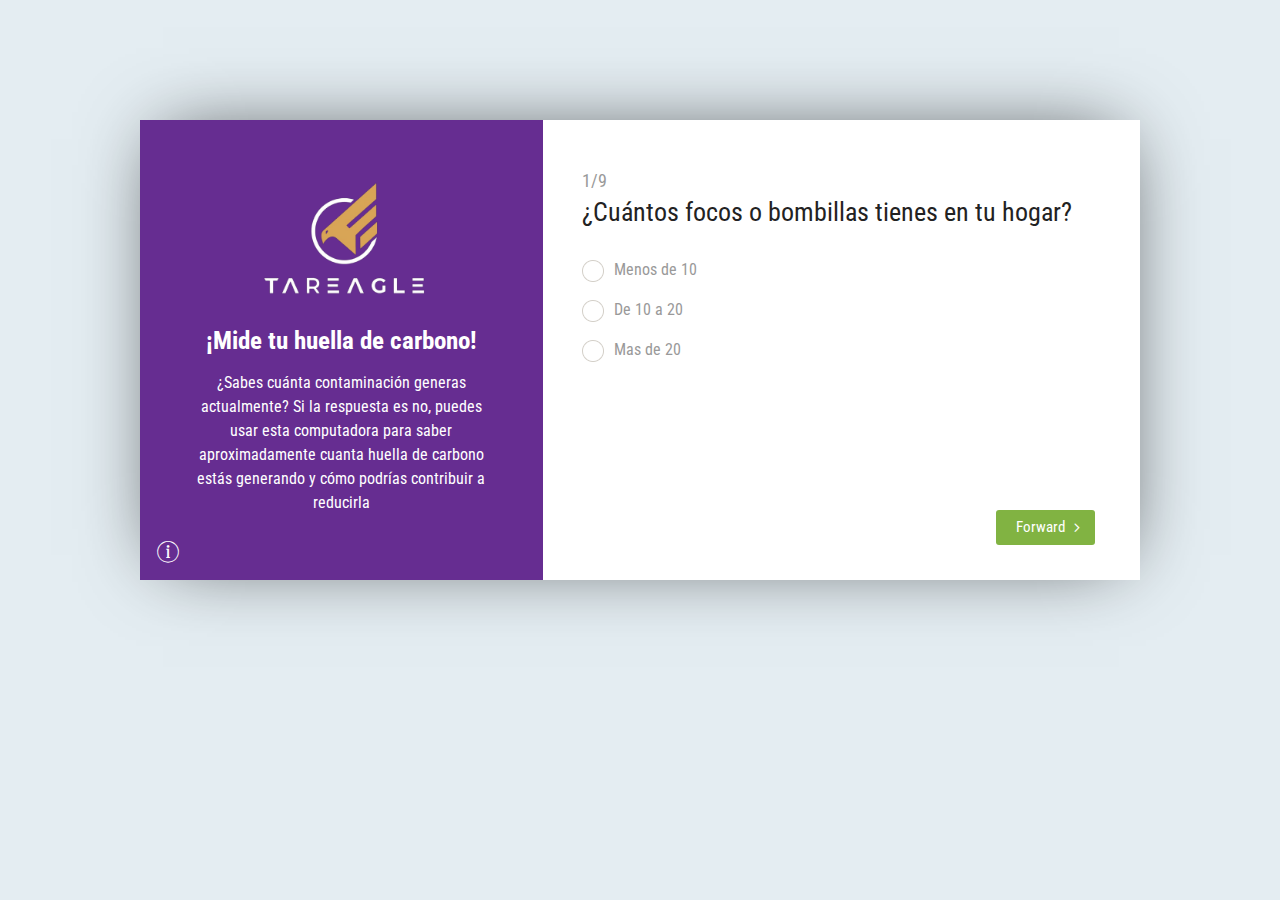
<file: html/index.html>
<!DOCTYPE html>
<html lang="en">

<head>
	<meta charset="utf-8">
	<meta name="viewport" content="width=device-width, initial-scale=1">
	<meta name="description" content="MAVIA - Register, Reservation, Questionare, Reviews form wizard">
	<meta name="author" content="Ansonika">
	<title>MAVIA | Register, Reservation, Questionare, Reviews form wizard</title>

	<!-- Favicons-->
	<link rel="shortcut icon" href="img/favicon.ico" type="image/x-icon">
	<link rel="apple-touch-icon" type="image/x-icon" href="img/apple-touch-icon-57x57-precomposed.png">
	<link rel="apple-touch-icon" type="image/x-icon" sizes="72x72" href="img/apple-touch-icon-72x72-precomposed.png">
	<link rel="apple-touch-icon" type="image/x-icon" sizes="114x114"
		href="img/apple-touch-icon-114x114-precomposed.png">
	<link rel="apple-touch-icon" type="image/x-icon" sizes="144x144"
		href="img/apple-touch-icon-144x144-precomposed.png">

	<!-- GOOGLE WEB FONT -->
	<link href="https://fonts.googleapis.com/css2?family=Roboto+Condensed:wght@300;400;700&display=swap"
		rel="stylesheet">

	<!-- BASE CSS -->
	<link href="css/animate.min.css" rel="stylesheet">
	<link href="css/bootstrap.min.css" rel="stylesheet">
	<link href="css/menu.css" rel="stylesheet">
	<link href="css/style.css" rel="stylesheet">
	<link href="css/responsive.css" rel="stylesheet">
	<link href="css/icon_fonts/css/all_icons_min.css" rel="stylesheet">
	<link href="css/skins/square/grey.css" rel="stylesheet">

	<!-- COLOR CSS -->
	<link href="css/color_3.css" rel="stylesheet">

	<!-- BASE CSS -->
	<link href="css/date_time_picker.css" rel="stylesheet">

	<!-- YOUR CUSTOM CSS -->
	<link href="css/custom.css" rel="stylesheet">

	<script src="js/modernizr.js"></script>
	<!-- Modernizr -->

</head>

<body>



	<main>
		<div id="form_container">
			<div class="row">
				<div class="col-lg-5">
					<div id="left_form">
						<figure><img class="logo" src="img/LogoTareagle.png" alt=""></figure>
						<h2 class="h2">¡Mide tu huella de carbono!</h2>
						<p class="text1">¿Sabes cuánta contaminación generas actualmente? Si la respuesta es no, puedes usar esta computadora para saber aproximadamente cuanta huella de carbono estás generando y cómo podrías contribuir a reducirla</p>
						<a href="#0" id="more_info" data-bs-toggle="modal" data-bs-target="#more-info"><i
								class="pe-7s-info"></i></a>
					</div>
				</div>
				<div class="col-lg-7">

					<div id="wizard_container">
						<div id="top-wizard">
							<div id="progressbar"></div>
						</div>
						<!-- /top-wizard -->
						<form name="example-1" id="wrapped" method="POST">
							<input id="website" name="website" type="text" value="">
							<!-- Leave for security protection, read docs for details -->
							<div id="middle-wizard">

								<div class="step">
									<h3 class="main_question"><strong>1/9</strong>¿Cuántos focos o bombillas tienes en
										tu hogar?</h3>
									<div class="row">
										<div class="col-md-12">
											<div class="form-group radio_input">
												<label><input type="radio" value="1" name="numOfLightBulbs"
														class="icheck required">Menos de 10</label>
											</div>
											<div class="form-group radio_input">
												<label><input type="radio" value="2"
														name="numOfLightBulbs" class="icheck required">De 10 a 20</label>
											</div>
											<div class="form-group radio_input">
												<label><input type="radio" value="3" name="numOfLightBulbs"
														class="icheck required">Mas de 20</label>
											</div>
								
										</div>
									</div>
									<!-- /row -->
								</div>
								<!-- /step -->

								<div class="step">
									<h3 class="main_question"><strong>2/9</strong>¿De qué tipo son la mayoría de tus
										focos o bombillas?</h3>
									<div class="row">
										<div class="col-md-12">
											<div class="form-group radio_input">
												<label><input type="radio" value="1" name="lightBulbType"
														class="icheck required">LED</label>
											</div>
											<div class="form-group radio_input">
												<label><input type="radio" value="2"
														name="lightBulbType" class="icheck required">NO LED</label>
											</div>

										</div>
									</div>
									<!-- /row -->
								</div>
								<!-- /step -->
								<div class="step">
									<h3 class="main_question"><strong>3/9</strong>¿Cuántos televisores hay en tu hogar?
									</h3>
									<div class="row">
										<div class="col-md-12">
											<div class="form-group radio_input">
												<label><input type="radio" value="1" name="numOfTelevisions"
														class="icheck required">1 Televisor</label>
											</div>
											<div class="form-group radio_input">
												<label><input type="radio" value="2"
														name="numOfTelevisions" class="icheck required">2 Televisores</label>
											</div>
											<div class="form-group radio_input">
												<label><input type="radio" value="3" name="numOfTelevisions"
														class="icheck required">Mas de 3 Televisores</label>
											</div>

										</div>
									</div>
									<!-- /row -->
								</div>

								<!-- /step -->

								<div class="step">
									<h3 class="main_question"><strong>4/9</strong>¿Cuántos refrigeradores o neveras hay
										en tu hogar?</h3>
									<div class="row">
										<div class="col-md-12">
											<div class="form-group radio_input">
												<label><input type="radio" value="1" name="numOfRefrigerators"
														class="icheck required">1 Refrigerador</label>
											</div>
											<div class="form-group radio_input">
												<label><input type="radio" value="2"
														name="numOfRefrigerators" class="icheck required">2 Refrigeradores</label>
											</div>
											<div class="form-group radio_input">
												<label><input type="radio" value="3" name="numOfRefrigerators"
														class="icheck required">Mas de 3 Refrigeradores</label>
											</div>

										</div>
									</div>
									<!-- /row -->
									
								</div>

								<!-- /step -->


								<div class="step">
									<h3 class="main_question"><strong>5/9</strong>¿Utilizas algún sistema de calefaccion en tu hogar y cuantos</h3>
									<div class="row">
										<div class="col-md-12">
											<div class="form-group radio_input">
												<label><input type="radio" value="0" name="heatingSystemsCount"
														class="icheck required">Ningun Sistema</label>
											</div>
											<div class="form-group radio_input">
												<label><input type="radio" value="1" name="heatingSystemsCount"
														class="icheck required">1 Sistema</label>
											</div>
											<div class="form-group radio_input">
												<label><input type="radio" value="2"
														name="heatingSystemsCount" class="icheck required">Mas de 1 Sistema</label>
											</div>
										</div>
									</div>
									<!-- /row -->
								</div>

								<!-- /step -->

								<div class="step">
									<h3 class="main_question"><strong>6/9</strong>¿Qué medio de transporte utilizas habitualmente para desplazarte a tu trabajo o estudios?</h3>
									<div class="row">
										<div class="col-md-12">
											<div class="form-group radio_input">
												<label><input type="radio" value="1" name="transportationType"
														class="icheck required">A Pie o Bicicleta</label>
											</div>
											<div class="form-group radio_input">
												<label><input type="radio" value="2 "
														name="transportationType" class="icheck required">Transporte público (autobús, metro, tren)</label>
											</div>
											<div class="form-group radio_input">
												<label><input type="radio" value="3" name="transportationType"
														class="icheck required">Vehiculo Propio (Electrico/Hibrido)</label>
											</div>
											<div class="form-group radio_input">
												<label><input type="radio" value="4"
														name="transportationType" class="icheck required">Vehiculo Propio (Gasolina/Diesel)</label>
											</div>

										</div>
									</div>
									<!-- /row -->

								<!-- /step -->

								</div>

								<div class="step">
									<h3 class="main_question"><strong>7/9</strong>¿Cuántos kilómetros recorres aproximadamente en un día normal?</h3>
									<div class="row">
										<div class="col-md-12">
											<div class="form-group radio_input">
												<label><input type="radio" value="1" name="dailyKMDistance"
														class="icheck required">Menos de 5 km</label>
											</div>
											<div class="form-group radio_input">
												<label><input type="radio" value="2"
														name="dailyKMDistance" class="icheck required">De 5 a 20 km</label>
											</div>
											<div class="form-group radio_input">
												<label><input type="radio" value="3" name="dailyKMDistance"
														class="icheck required">De 20 a 50 km</label>
											</div>
											<div class="form-group radio_input">
												<label><input type="radio" value="4"
														name="dailyKMDistance" class="icheck required">Más de 50 km</label>
											</div>

										</div>
									</div>
									<!-- /row -->
								</div>
								<!-- /step -->

								<div class="step">
									<h3 class="main_question"><strong>8/9</strong>¿Con qué frecuencia viajas en avión al año?</h3>
									<div class="row">
										<div class="col-md-12">
											<div class="form-group radio_input">
												<label><input type="radio" value="1" name="flightFrequencyYearly"
														class="icheck required">No viajo en avión</label>
											</div>
											<div class="form-group radio_input">
												<label><input type="radio" value="2"
														name="flightFrequencyYearly" class="icheck required">1 a 2 veces por Ano</label>
											</div>
											<div class="form-group radio_input">
												<label><input type="radio" value="3" name="flightFrequencyYearly"
														class="icheck required">3 a 5 veces por Ano</label>
											</div>
											<div class="form-group radio_input">
												<label><input type="radio" value="4"
														name="flightFrequencyYearly" class="icheck required">Más de 5 veces por Ano</label>
											</div>

										</div>
									</div>
									<!-- /row -->
								</div>
								<!-- /step -->


								<div class="submit step">
									<h3 class="main_question"><strong>9/9 </strong>¿Cuántos pequeños electrodomésticos utilizas habitualmente (ejemplo: licuadora, tostadora, cafetera, microondas, etc.)?</h3>
									<div class="col-md-12">
										<div class="form-group radio_input">
											<label><input type="radio" value="1" name="smallAppliancesCount"
													class="icheck required">Menos de 3</label>
										</div>
										<div class="form-group radio_input">
											<label><input type="radio" value="2" name="smallAppliancesCount"
													class="icheck required">De 3 a 5</label>
										</div>
										<div class="form-group radio_input">
											<label><input type="radio" value="3" name="smallAppliancesCount"
													class="icheck required">Mas de 5</label>
										</div>

									</div>

									<!-- /row -->
									<br>
									<div class="row">
										<div class="col-md-12">
											<!-- <div class="form-group terms">
												<input name="terms" type="checkbox" class="icheck required" value="yes">
												<label>Please accept <a href="#" data-bs-toggle="modal" data-bs-target="#terms-txt">terms and conditions</a> ?</label>
											</div>
										</div> -->
										</div>
									</div>
									<!-- /step-->
								</div>
								<!-- /middle-wizard -->
								<div id="bottom-wizard">
									<button type="button" name="backward" class="backward">Backward </button>
									<button type="button" name="forward" class="forward">Forward</button>
									<button type="submit" name="process" id="enviarBoton" class="submit">Submit</button>
								</div>
								<!-- /bottom-wizard -->
						</form>
					</div>
					<!-- /Wizard container -->
				</div>
			</div><!-- /Row -->
		</div><!-- /Form_container -->
	</main>


	<!-- end footer-->

	<div class="cd-overlay-nav">
		<span></span>
	</div>
	<!-- cd-overlay-nav -->

	<div class="cd-overlay-content">
		<span></span>
	</div>



	<!-- Modal terms -->
	<div class="modal fade" id="terms-txt" tabindex="-1" role="dialog" aria-labelledby="termsLabel" aria-hidden="true">
		<div class="modal-dialog modal-dialog-centered">
			<div class="modal-content">
				<div class="modal-header">
					<h4 class="modal-title" id="termsLabel">Terms and conditions</h4>
					<button type="button" class="btn-close" data-bs-dismiss="modal" aria-label="Close"></button>
				</div>
				<div class="modal-body">
					<p>Lorem ipsum dolor sit amet, in porro albucius qui, in <strong>nec quod novum accumsan</strong>,
						mei ludus tamquam dolores id. No sit debitis meliore postulant, per ex prompta alterum sanctus,
						pro ne quod dicunt sensibus.</p>
					<p>Lorem ipsum dolor sit amet, in porro albucius qui, in nec quod novum accumsan, mei ludus tamquam
						dolores id. No sit debitis meliore postulant, per ex prompta alterum sanctus, pro ne quod dicunt
						sensibus. Lorem ipsum dolor sit amet, <strong>in porro albucius qui</strong>, in nec quod novum
						accumsan, mei ludus tamquam dolores id. No sit debitis meliore postulant, per ex prompta alterum
						sanctus, pro ne quod dicunt sensibus.</p>
					<p>Lorem ipsum dolor sit amet, in porro albucius qui, in nec quod novum accumsan, mei ludus tamquam
						dolores id. No sit debitis meliore postulant, per ex prompta alterum sanctus, pro ne quod dicunt
						sensibus.</p>
				</div>
				<div class="modal-footer">
					<button type="button" class="btn_1" data-bs-dismiss="modal">Close</button>
				</div>
			</div>
			<!-- /.modal-content -->
		</div>
		<!-- /.modal-dialog -->
	</div>
	<!-- /.modal -->

	<!-- Modal info -->
	<div class="modal fade" id="more-info" tabindex="-1" role="dialog" aria-labelledby="more-infoLabel"
		aria-hidden="true">
		<div class="modal-dialog modal-dialog-centered">
			<div class="modal-content">
				<div class="modal-header">
					<h4 class="modal-title" id="more-infoLabel">Frequently asked questions</h4>
					<button type="button" class="btn-close" data-bs-dismiss="modal" aria-label="Close"></button>
				</div>
				<div class="modal-body">
					<p>Lorem ipsum dolor sit amet, in porro albucius qui, in <strong>nec quod novum accumsan</strong>,
						mei ludus tamquam dolores id. No sit debitis meliore postulant, per ex prompta alterum sanctus,
						pro ne quod dicunt sensibus.</p>
					<p>Lorem ipsum dolor sit amet, in porro albucius qui, in nec quod novum accumsan, mei ludus tamquam
						dolores id. No sit debitis meliore postulant, per ex prompta alterum sanctus, pro ne quod dicunt
						sensibus. Lorem ipsum dolor sit amet, <strong>in porro albucius qui</strong>, in nec quod novum
						accumsan, mei ludus tamquam dolores id. No sit debitis meliore postulant, per ex prompta alterum
						sanctus, pro ne quod dicunt sensibus.</p>
					<p>Lorem ipsum dolor sit amet, in porro albucius qui, in nec quod novum accumsan, mei ludus tamquam
						dolores id. No sit debitis meliore postulant, per ex prompta alterum sanctus, pro ne quod dicunt
						sensibus.</p>
				</div>
				<div class="modal-footer">
					<button type="button" class="btn_1" data-bs-dismiss="modal">Close</button>
				</div>
			</div>
			<!-- /.modal-content -->
		</div>
		<!-- /.modal-dialog -->
	</div>
	<div id="miDiv">

	</div>
	<!-- /.modal -->

	<!-- SCRIPTS -->

	<!--Lamados Api -->

	<script type="module" src="js/__enviarObjetoAPI.js"></script> 
	<!-- Jquery-->
	<script src="js/jquery-3.6.4.min.js"></script>
	<!-- Common script -->
	<script src="js/common_scripts.js"></script>
	<!-- Wizard script -->
	<script src="js/questionare_wizard_func.js"></script>
	<!-- Menu script -->
	<script src="js/velocity.min.js"></script>
	<script src="js/main.js"></script>
	<!-- Theme script -->
	<script src="js/functions.js"></script>


</body>

</html>
</file>
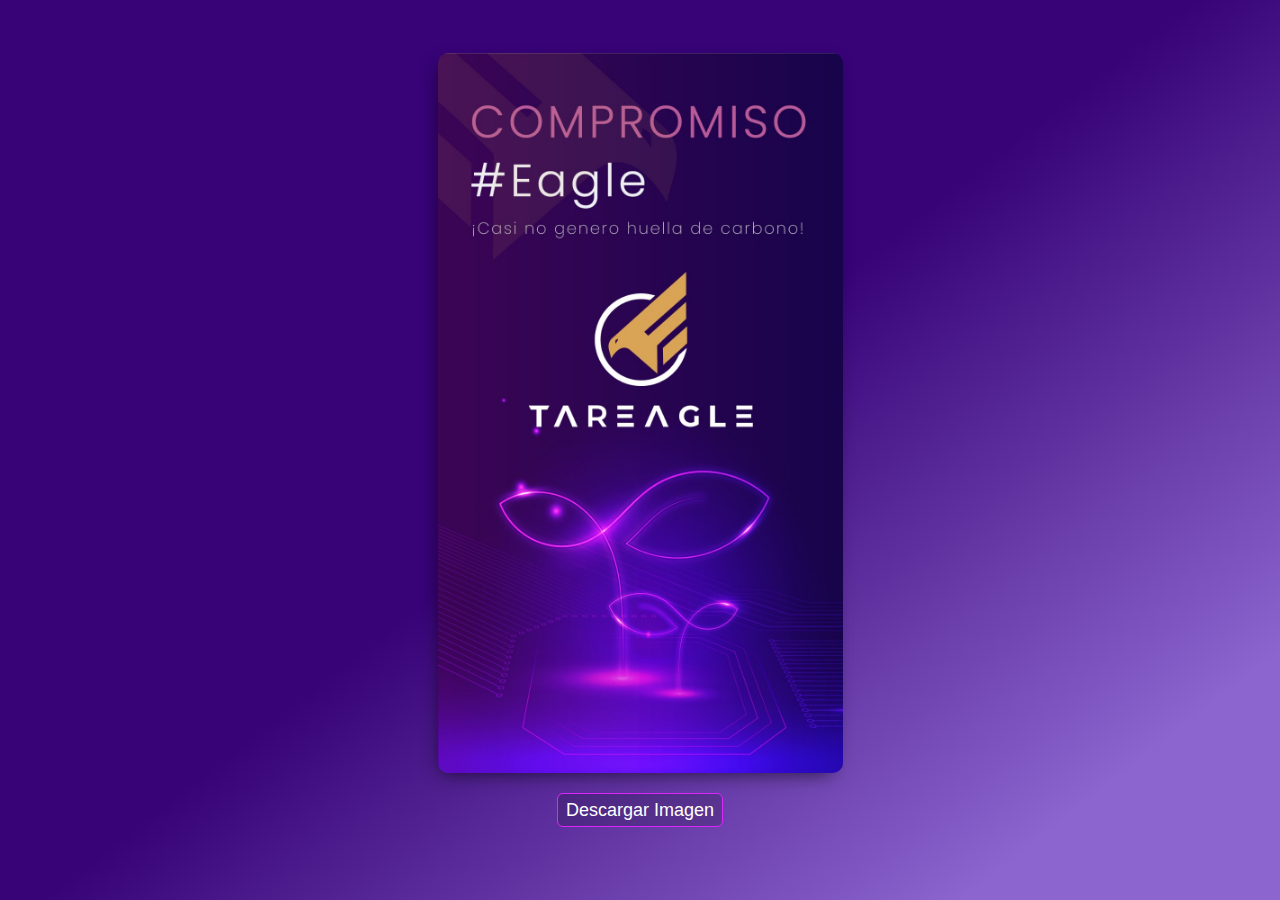
<file: html/__canva.html>
<!DOCTYPE html>
<html lang="es">
<head>
    <meta charset="UTF-8">
    <meta name="viewport" content="width=device-width, initial-scale=1.0">
    <link rel="stylesheet" href="./css/__style2.css">
    
    <title>Canvas con HTML y CSS</title>
</head>
<body>
  <div class="containerImg">
    <div>
      <img id="imagenDescargable" src="./img/img4.jpeg" alt="Imagen descargable">
    <button id="btnDescargar">Descargar Imagen</button>
    </div>
     
   
  </div>
 
</body>
<script type="module" src="./js/__crearImg.js"></script>

</html>
</file>
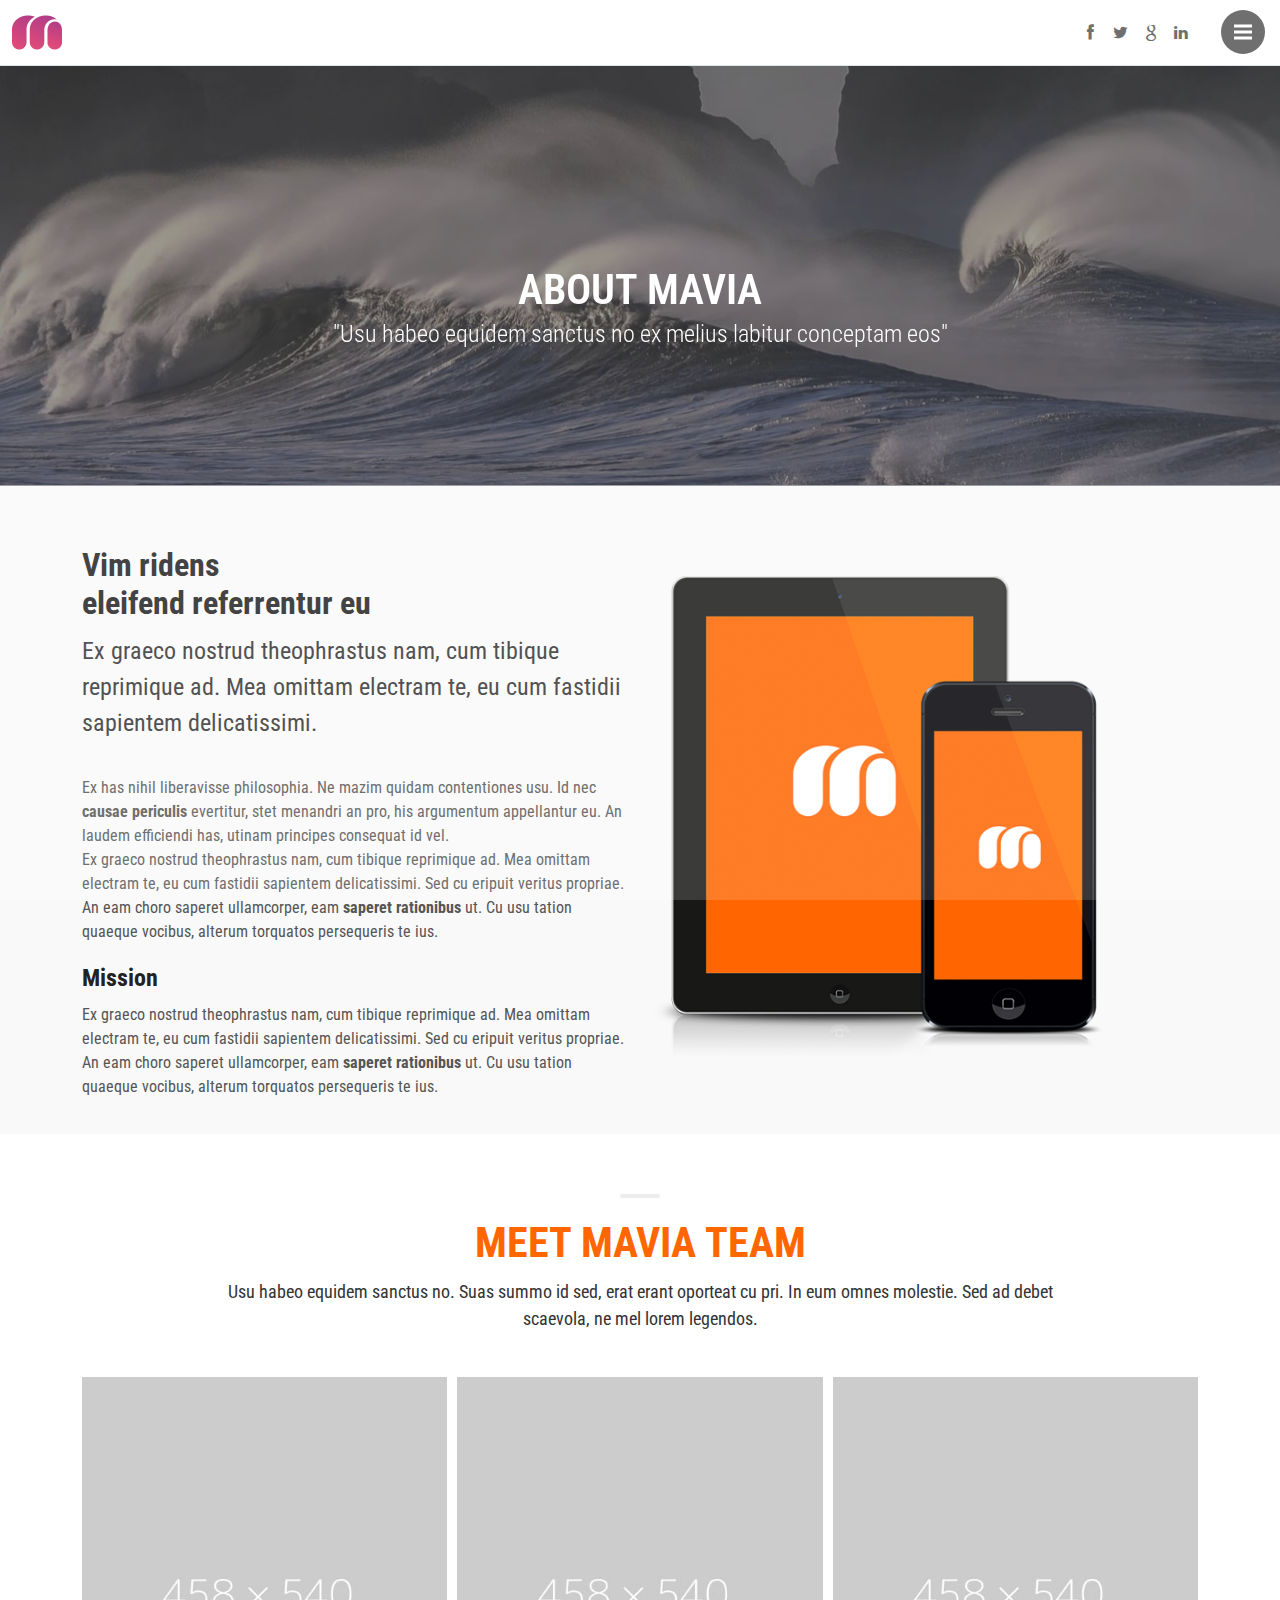
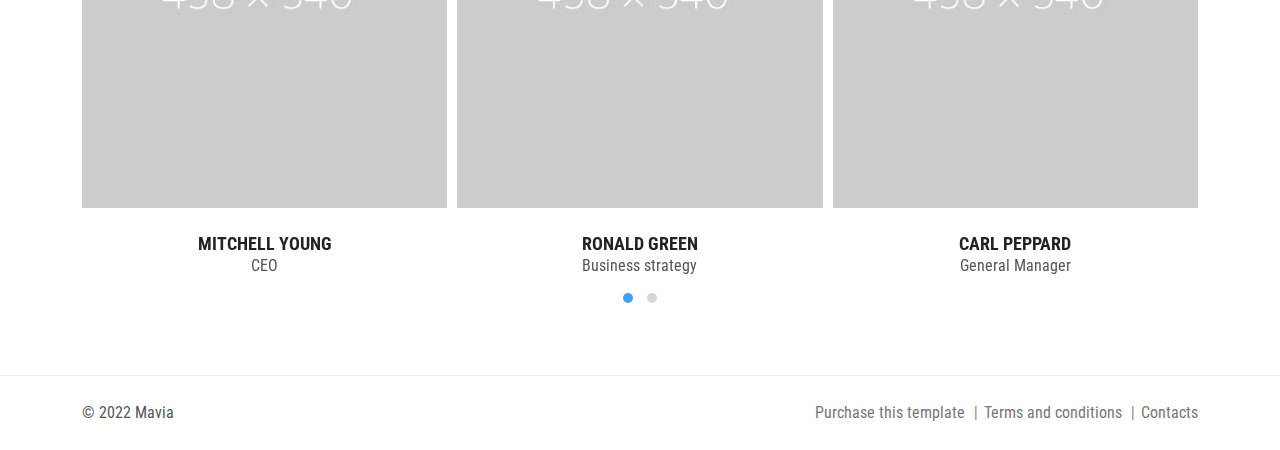
<file: html/about.html>
<!DOCTYPE html>
<html lang="en">

<head>
	<meta charset="utf-8">
    <meta name="viewport" content="width=device-width, initial-scale=1">
	<meta name="description" content="MAVIA - Register, Reservation, Questionare, Reviews form wizard">
	<meta name="author" content="Ansonika">
	<title>MAVIA | Register, Reservation, Questionare, Reviews form wizard</title>

	<!-- Favicons-->
	<link rel="shortcut icon" href="img/favicon.ico" type="image/x-icon">
	<link rel="apple-touch-icon" type="image/x-icon" href="img/apple-touch-icon-57x57-precomposed.png">
	<link rel="apple-touch-icon" type="image/x-icon" sizes="72x72" href="img/apple-touch-icon-72x72-precomposed.png">
	<link rel="apple-touch-icon" type="image/x-icon" sizes="114x114" href="img/apple-touch-icon-114x114-precomposed.png">
	<link rel="apple-touch-icon" type="image/x-icon" sizes="144x144" href="img/apple-touch-icon-144x144-precomposed.png">

	<!-- GOOGLE WEB FONT -->
	<link href="https://fonts.googleapis.com/css2?family=Roboto+Condensed:wght@300;400;700&display=swap" rel="stylesheet">

	<!-- BASE CSS -->
	<link href="css/animate.min.css" rel="stylesheet">
	<link href="css/bootstrap.min.css" rel="stylesheet">
	<link href="css/menu.css" rel="stylesheet">
	<link href="css/style.css" rel="stylesheet">
	<link href="css/responsive.css" rel="stylesheet">
	<link href="css/icon_fonts/css/all_icons_min.css" rel="stylesheet">
	<link href="css/skins/square/grey.css" rel="stylesheet">

	<!-- YOUR CUSTOM CSS -->
	<link href="css/custom.css" rel="stylesheet">

	<script src="js/modernizr.js"></script>
	<!-- Modernizr -->

</head>

<body>
	
	<div id="preloader">
		<div data-loader="circle-side"></div>
	</div><!-- /Preload -->

	<header>
		<div class="container-fluid">
            <div class="row">
                <div class="col-3">
                    <a href="index.html"><img src="img/logo.png" alt="" width="50" height="35"></a>
                </div>
                <div class="col-9">
                    <div id="social">
                        <ul>
                            <li><a href="#0"><i class="icon-facebook"></i></a></li>
                            <li><a href="#0"><i class="icon-twitter"></i></a></li>
                            <li><a href="#0"><i class="icon-google"></i></a></li>
                            <li><a href="#0"><i class="icon-linkedin"></i></a></li>
                        </ul>
                    </div>
                    <!-- /social -->
                    <nav>
                        <ul class="cd-primary-nav">
                            <li><a href="index.html" class="animated_link">Register Version</a></li>
                            <li><a href="reservation_version.html" class="animated_link">Reservation Version</a></li>
                            <li><a href="questionare_version.html" class="animated_link">Questionare Version</a></li>
                            <li><a href="review_version.html" class="animated_link">Review Version</a></li>
                            <li><a href="about.html" class="animated_link">About Us</a></li>
                            <li><a href="contacts.html" class="animated_link">Contact Us</a></li>
                        </ul>
                    </nav>
                </div>
            </div>
		</div>
		<!-- container -->
	</header>
	<!-- End Header -->
	
	<!-- SubHeader =============================================== -->
	<section class="parallax_window_in" data-parallax="scroll" data-image-src="img/sub_header_about.jpg" data-natural-width="1400" data-natural-height="470">
		<div id="sub_content_in">
			<h1>About Mavia</h1>
			<p>"Usu habeo equidem sanctus no ex melius labitur conceptam eos"</p>
		</div>
	</section>
	<!-- End section -->
	<!-- End SubHeader ============================================ -->

	<main id="general_page">
		<div class="container_styled_1">
			<div class="container margin_60_35">
				<div class="row">
					<div class="col-lg-6">
						<h2 class="nomargin_top">Vim ridens<br>eleifend referrentur eu</h2>
						<p class="lead">Ex graeco nostrud theophrastus nam, cum tibique reprimique ad. Mea omittam electram te, eu cum fastidii sapientem delicatissimi.</p>
						<p>
							Ex has nihil liberavisse philosophia. Ne mazim quidam contentiones usu. Id nec <strong>causae periculis </strong>evertitur, stet menandri an pro, his argumentum appellantur eu. An laudem efficiendi has, utinam principes consequat id vel.</p>
						<p>Ex graeco nostrud theophrastus nam, cum tibique reprimique ad. Mea omittam electram te, eu cum fastidii sapientem delicatissimi. Sed cu eripuit veritus propriae. An eam choro saperet ullamcorper, eam <strong>saperet rationibus</strong> ut. Cu usu tation quaeque vocibus, alterum torquatos persequeris te ius.</p>
						<h3>Mission</h3>
						<p>Ex graeco nostrud theophrastus nam, cum tibique reprimique ad. Mea omittam electram te, eu cum fastidii sapientem delicatissimi. Sed cu eripuit veritus propriae. An eam choro saperet ullamcorper, eam <strong>saperet rationibus</strong> ut. Cu usu tation quaeque vocibus, alterum torquatos persequeris te ius.</p>
					</div>
					<div class="col-lg-5 ml-lg-5 add_top_30">
						<img src="img/devices_2.png" alt="" class="img-fluid">
					</div>
				</div>
				<!-- End row -->
			</div>
		</div>
		<div class="container margin_60">
			<h2 class="main_title"><em></em>Meet Mavia Team</h2>
			<p class="lead styled">
				Usu habeo equidem sanctus no. Suas summo id sed, erat erant oporteat cu pri. In eum omnes molestie. Sed ad debet scaevola, ne mel lorem legendos.
			</p>
			<!--Team Carousel -->
			<div class="row">
				<div class="owl-carousel owl-theme team-carousel">

					<div class="team-item">
						<div class="team-item-img">
							<img src="img/team/team-1.jpg" alt="">
							<div class="team-item-detail">
								<div class="team-item-detail-inner">
									<h4>Mitchell Young</h4>
									<p>Similique sunt culpa qui officia deserunt mollitia animi dolorum fuga.</p>
									<ul class="social">
										<li><a href="#0"><i class="icon-facebook"></i></a>
										</li>
										<li><a href="#0"><i class="icon-twitter"></i></a>
										</li>
										<li><a href="#0"><i class="icon-google"></i></a>
										</li>
										<li><a href="#0"><i class="icon-linkedin"></i></a>
										</li>
									</ul>
									<a href="#0" class="btn_1 white">View porfile</a>
								</div>
							</div>
						</div>
						<div class="team-item-info">
							<h4>Mitchell Young</h4>
							<p>CEO</p>
						</div>
					</div>

					<div class="team-item">
						<div class="team-item-img">
							<img src="img/team/team-2.jpg" alt="">
							<div class="team-item-detail">
								<div class="team-item-detail-inner">
									<h4>Ronald Green</h4>
									<p>Similique sunt culpa qui officia deserunt mollitia animi dolorum fuga.</p>
									<ul class="social">
										<li><a href="#0"><i class="icon-facebook"></i></a>
										</li>
										<li><a href="#0"><i class="icon-twitter"></i></a>
										</li>
										<li><a href="#0"><i class="icon-google"></i></a>
										</li>
										<li><a href="#0"><i class="icon-linkedin"></i></a>
										</li>
									</ul>
									<a href="#0" class="btn_1 white">View porfile</a>
								</div>
							</div>
						</div>
						<div class="team-item-info">
							<h4>Ronald Green</h4>
							<p>Business strategy</p>
						</div>
					</div>

					<div class="team-item">
						<div class="team-item-img">
							<img src="img/team/team-3.jpg" alt="">
							<div class="team-item-detail">
								<div class="team-item-detail-inner">
									<h4>Carl Peppard</h4>
									<p>Similique sunt culpa qui officia deserunt mollitia animi dolorum fuga.</p>
									<ul class="social">
										<li><a href="#0"><i class="icon-facebook"></i></a>
										</li>
										<li><a href="#0"><i class="icon-twitter"></i></a>
										</li>
										<li><a href="#0"><i class="icon-google"></i></a>
										</li>
										<li><a href="#0"><i class="icon-linkedin"></i></a>
										</li>
									</ul>
									<a href="#0" class="btn_1 white">View porfile</a>
								</div>
							</div>
						</div>
						<div class="team-item-info">
							<h4>Carl Peppard</h4>
							<p>General Manager</p>
						</div>
					</div>

					<div class="team-item">
						<div class="team-item-img">
							<img src="img/team/team-4.jpg" alt="">
							<div class="team-item-detail">
								<div class="team-item-detail-inner">
									<h4>Sandra Bullock</h4>
									<p>Similique sunt culpa qui officia deserunt mollitia animi dolorum fuga.</p>
									<ul class="social">
										<li><a href="#0"><i class="icon-facebook"></i></a>
										</li>
										<li><a href="#0"><i class="icon-twitter"></i></a>
										</li>
										<li><a href="#0"><i class="icon-google"></i></a>
										</li>
										<li><a href="#0"><i class="icon-linkedin"></i></a>
										</li>
									</ul>
									<a href="#0" class="btn_1 white">View porfile</a>
								</div>
							</div>
						</div>
						<div class="team-item-info">
							<h4>Sandra Bullock</h4>
							<p>Customer support</p>
						</div>
					</div>

				</div>
			</div>
			<!--End Team Carousel-->
		</div>
		<!-- End container -->
	</main>
	
	<footer class="clearfix">
		<div class="container">
			<p>© 2022 Mavia</p>
			<ul>
				<li><a href="#0" class="animated_link">Purchase this template</a></li>
				<li><a href="#0" class="animated_link">Terms and conditions</a></li>
				<li><a href="#0" class="animated_link">Contacts</a></li>
			</ul>
		</div>
	</footer>
	<!-- end footer-->

	<div class="cd-overlay-nav">
		<span></span>
	</div>
	<!-- cd-overlay-nav -->

	<div class="cd-overlay-content">
		<span></span>
	</div>
	<!-- cd-overlay-content -->

	<a href="#0" class="cd-nav-trigger">Menu<span class="cd-icon"></span></a>

	<!-- SCRIPTS -->
	<!-- Jquery-->
	<script src="js/jquery-3.6.4.min.js"></script>
	<!-- Common script -->
	<script src="js/common_scripts.js"></script>
	<!-- Menu script -->
	<script src="js/velocity.min.js"></script>
	<script src="js/main.js"></script>
	<!-- Theme script -->
	<script src="js/functions.js"></script>
	

</body>
</html>
</file>
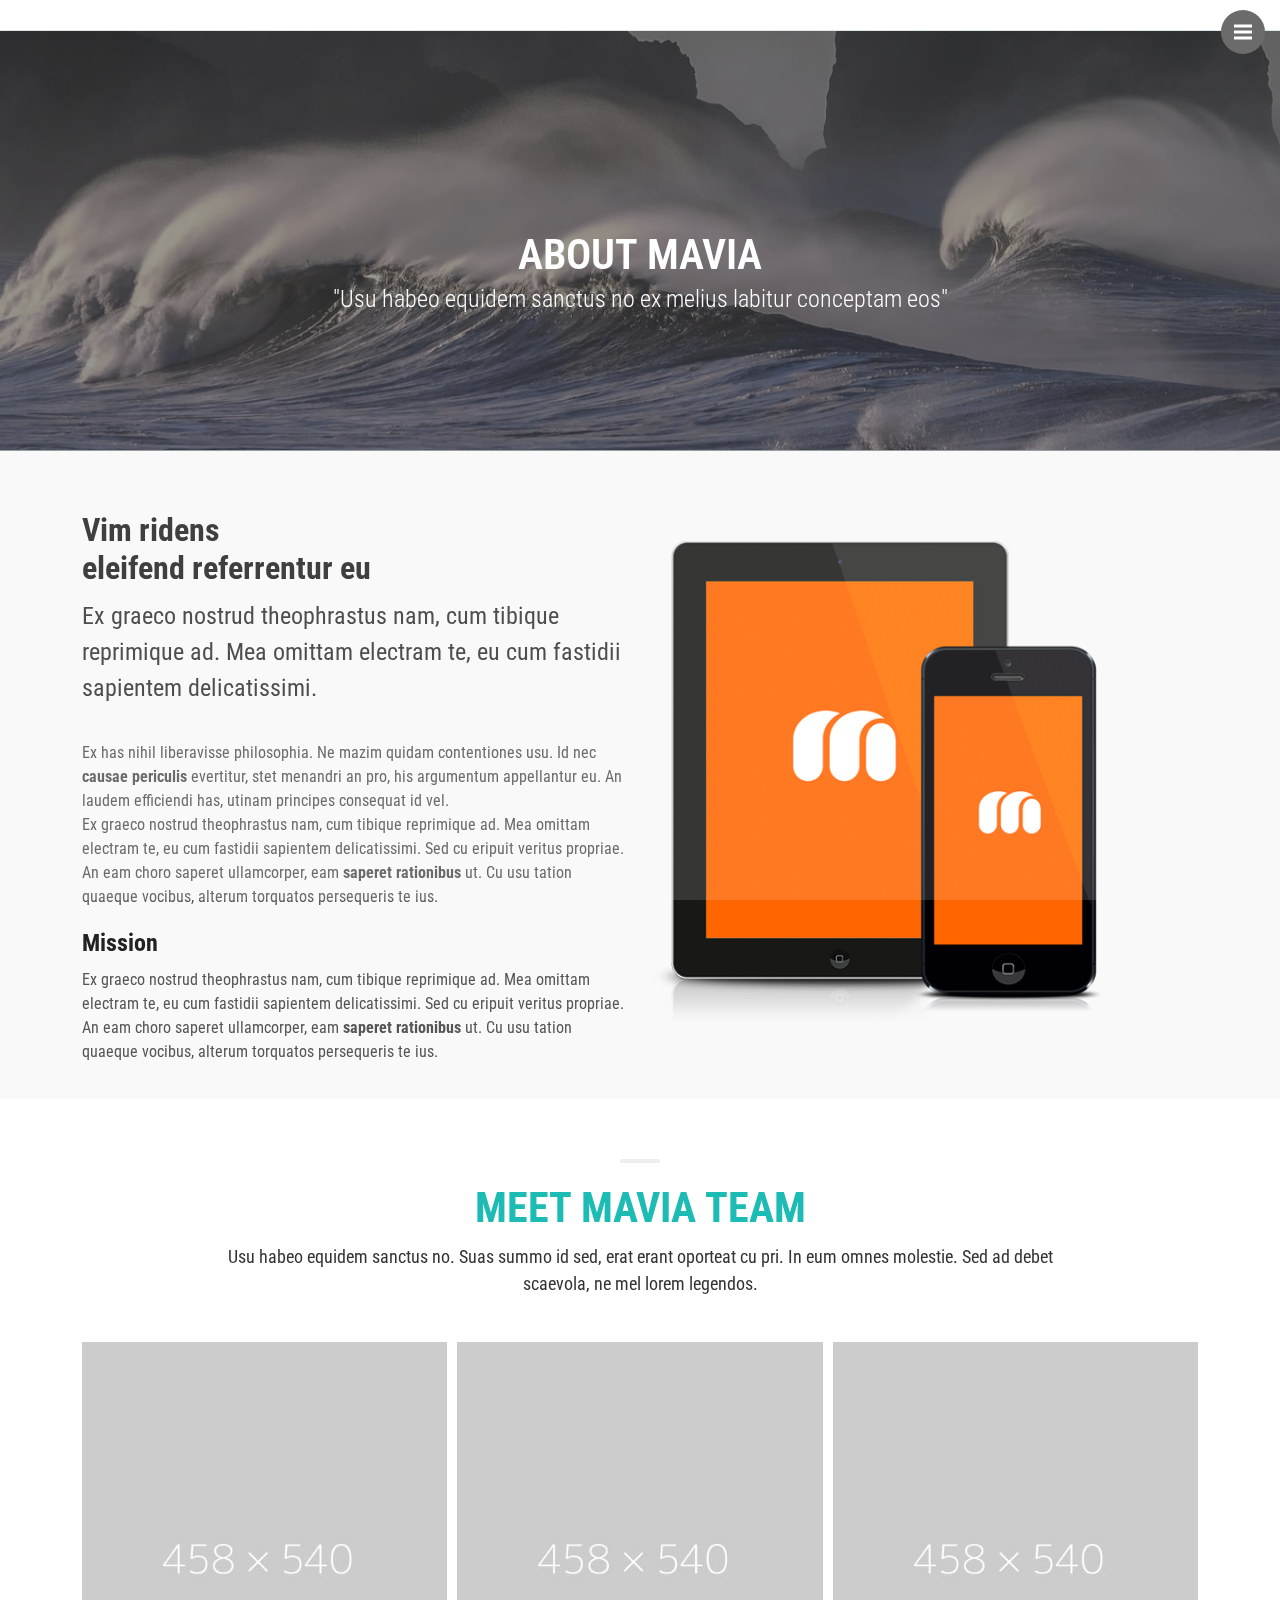
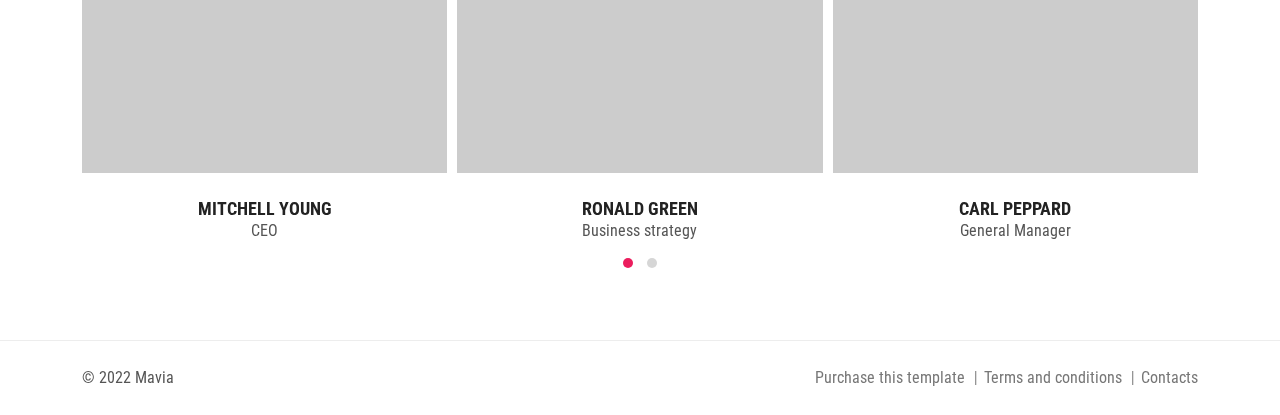
<file: html/about_color_2.html>
<!DOCTYPE html>
<html lang="en">

<head>
	<meta charset="utf-8">
    <meta name="viewport" content="width=device-width, initial-scale=1">
	<meta name="description" content="MAVIA - Register, Reservation, Questionare, Reviews form wizard">
	<meta name="author" content="Ansonika">
	<title>MAVIA | Register, Reservation, Questionare, Reviews form wizard</title>

	<!-- Favicons-->
	<link rel="shortcut icon" href="img/favicon.ico" type="image/x-icon">
	<link rel="apple-touch-icon" type="image/x-icon" href="img/apple-touch-icon-57x57-precomposed.png">
	<link rel="apple-touch-icon" type="image/x-icon" sizes="72x72" href="img/apple-touch-icon-72x72-precomposed.png">
	<link rel="apple-touch-icon" type="image/x-icon" sizes="114x114" href="img/apple-touch-icon-114x114-precomposed.png">
	<link rel="apple-touch-icon" type="image/x-icon" sizes="144x144" href="img/apple-touch-icon-144x144-precomposed.png">

	<!-- GOOGLE WEB FONT -->
	<link href="https://fonts.googleapis.com/css2?family=Roboto+Condensed:wght@300;400;700&display=swap" rel="stylesheet">

	<!-- BASE CSS -->
	<link href="css/animate.min.css" rel="stylesheet">
	<link href="css/bootstrap.min.css" rel="stylesheet">
	<link href="css/menu.css" rel="stylesheet">
	<link href="css/style.css" rel="stylesheet">
	<link href="css/responsive.css" rel="stylesheet">
	<link href="css/icon_fonts/css/all_icons_min.css" rel="stylesheet">
	<link href="css/skins/square/grey.css" rel="stylesheet">
	
	<!-- COLOR CSS -->
	<link href="css/color_2.css" rel="stylesheet">

	<!-- YOUR CUSTOM CSS -->
	<link href="css/custom.css" rel="stylesheet">

	<script src="js/modernizr.js"></script>
	<!-- Modernizr -->

</head>

<body>
	
	<div id="preloader">
		<div data-loader="circle-side"></div>
	</div><!-- /Preload -->

	<header>
		
		<!-- container -->
	</header>
	<!-- End Header -->
	
	<!-- SubHeader =============================================== -->
	<section class="parallax_window_in" data-parallax="scroll" data-image-src="img/sub_header_about.jpg" data-natural-width="1400" data-natural-height="470">
		<div id="sub_content_in">
			<h1>About Mavia</h1>
			<p>"Usu habeo equidem sanctus no ex melius labitur conceptam eos"</p>
		</div>
	</section>
	<!-- End section -->
	<!-- End SubHeader ============================================ -->

	<main id="general_page">
		<div class="container_styled_1">
			<div class="container margin_60_35">
				<div class="row">
					<div class="col-lg-6">
						<h2 class="nomargin_top">Vim ridens<br>eleifend referrentur eu</h2>
						<p class="lead">Ex graeco nostrud theophrastus nam, cum tibique reprimique ad. Mea omittam electram te, eu cum fastidii sapientem delicatissimi.</p>
						<p>
							Ex has nihil liberavisse philosophia. Ne mazim quidam contentiones usu. Id nec <strong>causae periculis </strong>evertitur, stet menandri an pro, his argumentum appellantur eu. An laudem efficiendi has, utinam principes consequat id vel.</p>
						<p>Ex graeco nostrud theophrastus nam, cum tibique reprimique ad. Mea omittam electram te, eu cum fastidii sapientem delicatissimi. Sed cu eripuit veritus propriae. An eam choro saperet ullamcorper, eam <strong>saperet rationibus</strong> ut. Cu usu tation quaeque vocibus, alterum torquatos persequeris te ius.</p>
						<h3>Mission</h3>
						<p>Ex graeco nostrud theophrastus nam, cum tibique reprimique ad. Mea omittam electram te, eu cum fastidii sapientem delicatissimi. Sed cu eripuit veritus propriae. An eam choro saperet ullamcorper, eam <strong>saperet rationibus</strong> ut. Cu usu tation quaeque vocibus, alterum torquatos persequeris te ius.</p>
					</div>
					<div class="col-lg-5 ml-lg-5 add_top_30">
						<img src="img/devices_2.png" alt="" class="img-fluid">
					</div>
				</div>
				<!-- End row -->
			</div>
		</div>
		<div class="container margin_60">
			<h2 class="main_title"><em></em>Meet Mavia Team</h2>
			<p class="lead styled">
				Usu habeo equidem sanctus no. Suas summo id sed, erat erant oporteat cu pri. In eum omnes molestie. Sed ad debet scaevola, ne mel lorem legendos.
			</p>
			<!--Team Carousel -->
			<div class="row">
				<div class="owl-carousel owl-theme team-carousel">

					<div class="team-item">
						<div class="team-item-img">
							<img src="img/team/team-1.jpg" alt="">
							<div class="team-item-detail">
								<div class="team-item-detail-inner">
									<h4>Mitchell Young</h4>
									<p>Similique sunt culpa qui officia deserunt mollitia animi dolorum fuga.</p>
									<ul class="social">
										<li><a href="#0"><i class="icon-facebook"></i></a>
										</li>
										<li><a href="#0"><i class="icon-twitter"></i></a>
										</li>
										<li><a href="#0"><i class="icon-google"></i></a>
										</li>
										<li><a href="#0"><i class="icon-linkedin"></i></a>
										</li>
									</ul>
									<a href="#0" class="btn_1 white">View porfile</a>
								</div>
							</div>
						</div>
						<div class="team-item-info">
							<h4>Mitchell Young</h4>
							<p>CEO</p>
						</div>
					</div>

					<div class="team-item">
						<div class="team-item-img">
							<img src="img/team/team-2.jpg" alt="">
							<div class="team-item-detail">
								<div class="team-item-detail-inner">
									<h4>Ronald Green</h4>
									<p>Similique sunt culpa qui officia deserunt mollitia animi dolorum fuga.</p>
									<ul class="social">
										<li><a href="#0"><i class="icon-facebook"></i></a>
										</li>
										<li><a href="#0"><i class="icon-twitter"></i></a>
										</li>
										<li><a href="#0"><i class="icon-google"></i></a>
										</li>
										<li><a href="#0"><i class="icon-linkedin"></i></a>
										</li>
									</ul>
									<a href="#0" class="btn_1 white">View porfile</a>
								</div>
							</div>
						</div>
						<div class="team-item-info">
							<h4>Ronald Green</h4>
							<p>Business strategy</p>
						</div>
					</div>

					<div class="team-item">
						<div class="team-item-img">
							<img src="img/team/team-3.jpg" alt="">
							<div class="team-item-detail">
								<div class="team-item-detail-inner">
									<h4>Carl Peppard</h4>
									<p>Similique sunt culpa qui officia deserunt mollitia animi dolorum fuga.</p>
									<ul class="social">
										<li><a href="#0"><i class="icon-facebook"></i></a>
										</li>
										<li><a href="#0"><i class="icon-twitter"></i></a>
										</li>
										<li><a href="#0"><i class="icon-google"></i></a>
										</li>
										<li><a href="#0"><i class="icon-linkedin"></i></a>
										</li>
									</ul>
									<a href="#0" class="btn_1 white">View porfile</a>
								</div>
							</div>
						</div>
						<div class="team-item-info">
							<h4>Carl Peppard</h4>
							<p>General Manager</p>
						</div>
					</div>

					<div class="team-item">
						<div class="team-item-img">
							<img src="img/team/team-4.jpg" alt="">
							<div class="team-item-detail">
								<div class="team-item-detail-inner">
									<h4>Sandra Bullock</h4>
									<p>Similique sunt culpa qui officia deserunt mollitia animi dolorum fuga.</p>
									<ul class="social">
										<li><a href="#0"><i class="icon-facebook"></i></a>
										</li>
										<li><a href="#0"><i class="icon-twitter"></i></a>
										</li>
										<li><a href="#0"><i class="icon-google"></i></a>
										</li>
										<li><a href="#0"><i class="icon-linkedin"></i></a>
										</li>
									</ul>
									<a href="#0" class="btn_1 white">View porfile</a>
								</div>
							</div>
						</div>
						<div class="team-item-info">
							<h4>Sandra Bullock</h4>
							<p>Customer support</p>
						</div>
					</div>

				</div>
			</div>
			<!--End Team Carousel-->
		</div>
		<!-- End container -->
	</main>
	
	<footer class="clearfix">
		<div class="container">
			<p>© 2022 Mavia</p>
			<ul>
				<li><a href="#0" class="animated_link">Purchase this template</a></li>
				<li><a href="#0" class="animated_link">Terms and conditions</a></li>
				<li><a href="#0" class="animated_link">Contacts</a></li>
			</ul>
		</div>
	</footer>
	<!-- end footer-->

	<div class="cd-overlay-nav">
		<span></span>
	</div>
	<!-- cd-overlay-nav -->

	<div class="cd-overlay-content">
		<span></span>
	</div>
	<!-- cd-overlay-content -->

	<a href="#0" class="cd-nav-trigger">Menu<span class="cd-icon"></span></a>

	<!-- SCRIPTS -->
	<!-- Jquery-->
	<script src="js/jquery-3.6.4.min.js"></script>
	<!-- Common script -->
	<script src="js/common_scripts.js"></script>
	<!-- Menu script -->
	<script src="js/velocity.min.js"></script>
	<script src="js/main.js"></script>
	<!-- Theme script -->
	<script src="js/functions.js"></script>

</body>
</html>
</file>
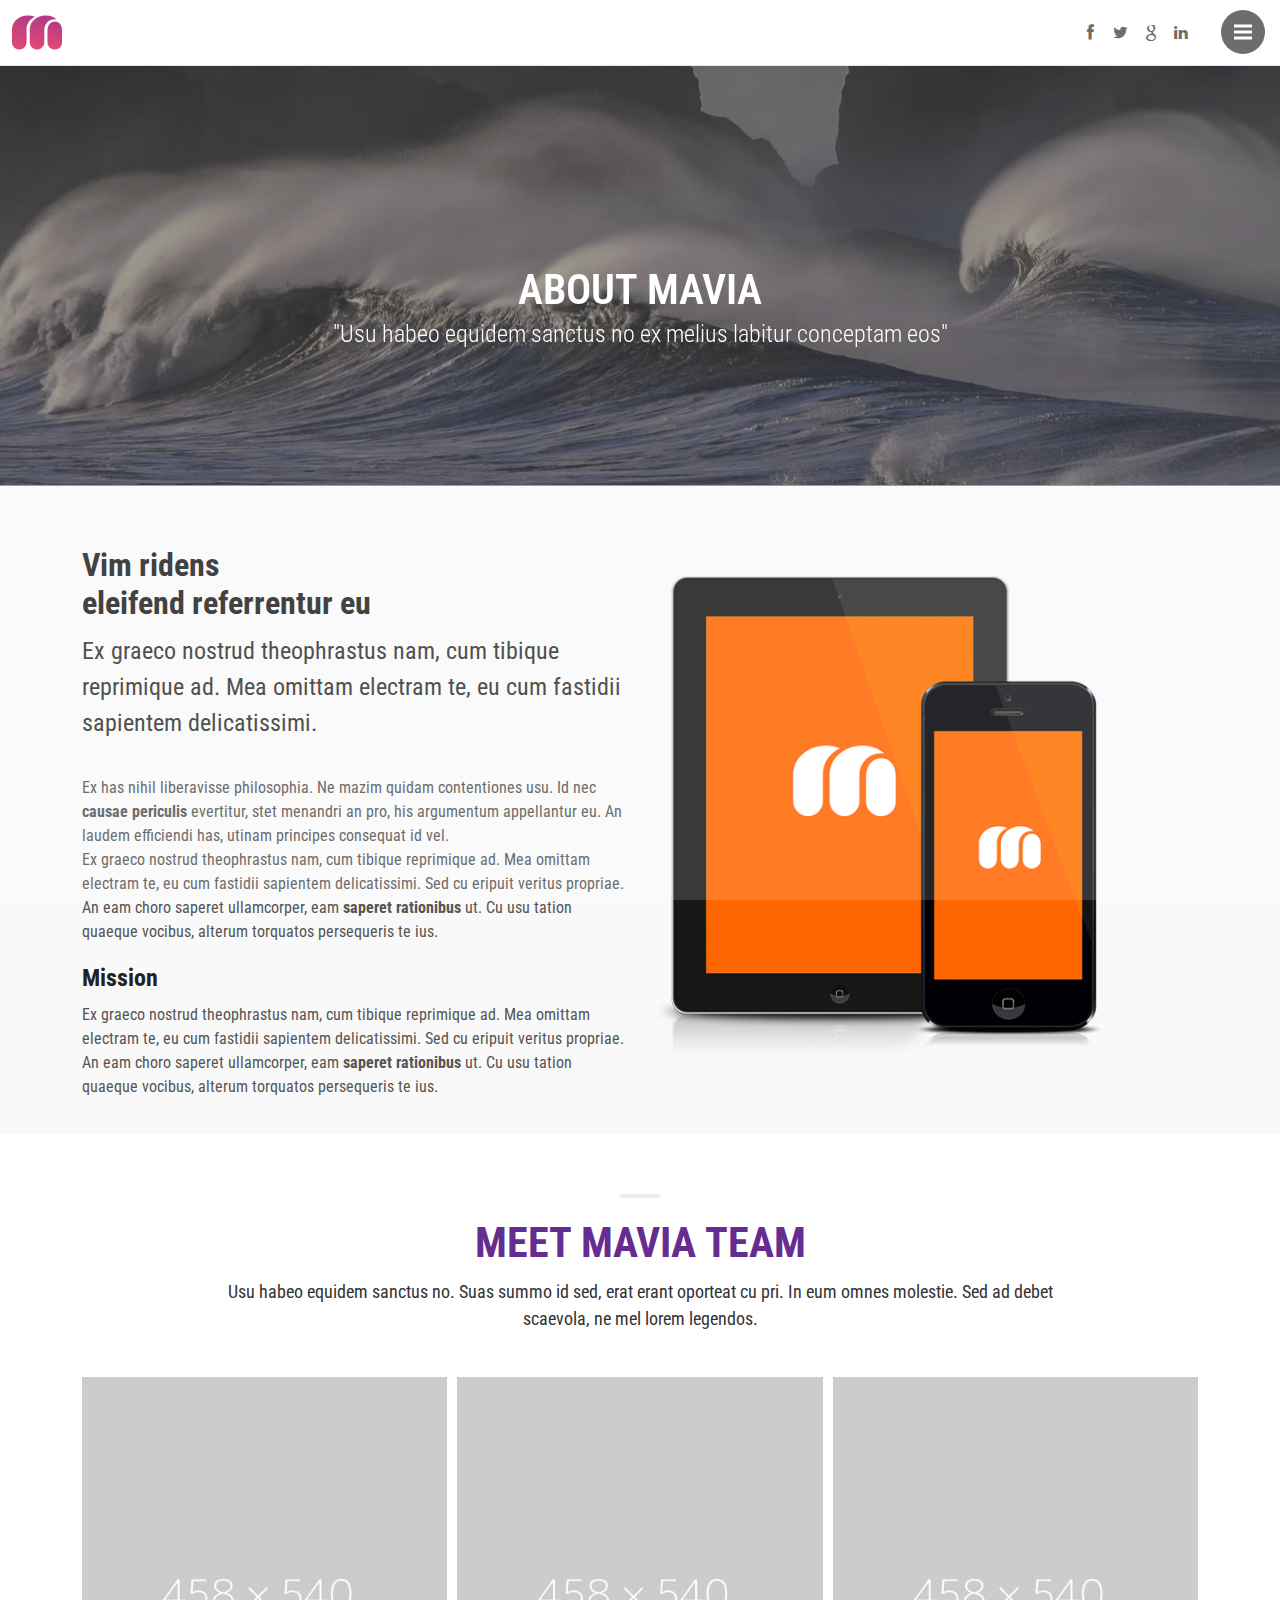
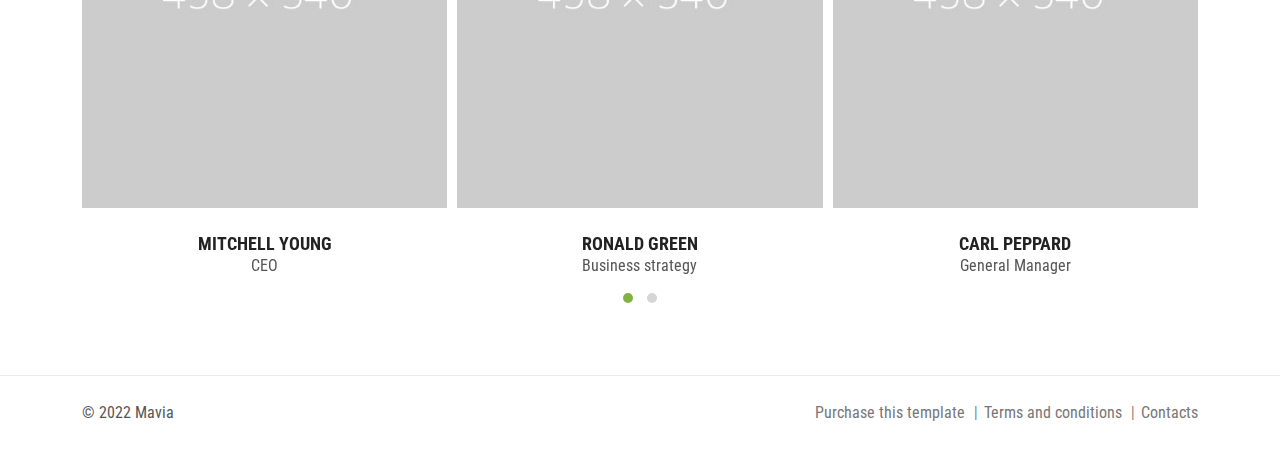
<file: html/about_color_3.html>
<!DOCTYPE html>
<html lang="en">

<head>
	<meta charset="utf-8">
    <meta name="viewport" content="width=device-width, initial-scale=1">
	<meta name="description" content="MAVIA - Register, Reservation, Questionare, Reviews form wizard">
	<meta name="author" content="Ansonika">
	<title>MAVIA | Register, Reservation, Questionare, Reviews form wizard</title>

	<!-- Favicons-->
	<link rel="shortcut icon" href="img/favicon.ico" type="image/x-icon">
	<link rel="apple-touch-icon" type="image/x-icon" href="img/apple-touch-icon-57x57-precomposed.png">
	<link rel="apple-touch-icon" type="image/x-icon" sizes="72x72" href="img/apple-touch-icon-72x72-precomposed.png">
	<link rel="apple-touch-icon" type="image/x-icon" sizes="114x114" href="img/apple-touch-icon-114x114-precomposed.png">
	<link rel="apple-touch-icon" type="image/x-icon" sizes="144x144" href="img/apple-touch-icon-144x144-precomposed.png">

	<!-- GOOGLE WEB FONT -->
	<link href="https://fonts.googleapis.com/css2?family=Roboto+Condensed:wght@300;400;700&display=swap" rel="stylesheet">

	<!-- BASE CSS -->
	<link href="css/animate.min.css" rel="stylesheet">
	<link href="css/bootstrap.min.css" rel="stylesheet">
	<link href="css/menu.css" rel="stylesheet">
	<link href="css/style.css" rel="stylesheet">
	<link href="css/responsive.css" rel="stylesheet">
	<link href="css/icon_fonts/css/all_icons_min.css" rel="stylesheet">
	<link href="css/skins/square/grey.css" rel="stylesheet">
	
	<!-- COLOR CSS -->
	<link href="css/color_3.css" rel="stylesheet">

	<!-- YOUR CUSTOM CSS -->
	<link href="css/custom.css" rel="stylesheet">

	<script src="js/modernizr.js"></script>
	<!-- Modernizr -->

</head>

<body>
	
	<div id="preloader">
		<div data-loader="circle-side"></div>
	</div><!-- /Preload -->

	<header>
		<div class="container-fluid">
            <div class="row">
                <div class="col-3">
                    <a href="index.html"><img src="img/logo.png" alt="" width="50" height="35"></a>
                </div>
                <div class="col-9">
                    <div id="social">
                        <ul>
                            <li><a href="#0"><i class="icon-facebook"></i></a></li>
                            <li><a href="#0"><i class="icon-twitter"></i></a></li>
                            <li><a href="#0"><i class="icon-google"></i></a></li>
                            <li><a href="#0"><i class="icon-linkedin"></i></a></li>
                        </ul>
                    </div>
                    <!-- /social -->
                    <nav>
                        <ul class="cd-primary-nav">
                            <li><a href="index.html" class="animated_link">Register Version</a></li>
                            <li><a href="reservation_version.html" class="animated_link">Reservation Version</a></li>
                            <li><a href="questionare_version.html" class="animated_link">Questionare Version</a></li>
                            <li><a href="review_version.html" class="animated_link">Review Version</a></li>
                            <li><a href="about_color_3.html" class="animated_link">About Us</a></li>
                            <li><a href="contacts_color_3.html" class="animated_link">Contact Us</a></li>
                        </ul>
                    </nav>
                </div>
            </div>
		</div>
		<!-- container -->
	</header>
	<!-- End Header -->
	
	<!-- SubHeader =============================================== -->
	<section class="parallax_window_in" data-parallax="scroll" data-image-src="img/sub_header_about.jpg" data-natural-width="1400" data-natural-height="470">
		<div id="sub_content_in">
			<h1>About Mavia</h1>
			<p>"Usu habeo equidem sanctus no ex melius labitur conceptam eos"</p>
		</div>
	</section>
	<!-- End section -->
	<!-- End SubHeader ============================================ -->

	<main id="general_page">
		<div class="container_styled_1">
			<div class="container margin_60_35">
				<div class="row">
					<div class="col-lg-6">
						<h2 class="nomargin_top">Vim ridens<br>eleifend referrentur eu</h2>
						<p class="lead">Ex graeco nostrud theophrastus nam, cum tibique reprimique ad. Mea omittam electram te, eu cum fastidii sapientem delicatissimi.</p>
						<p>
							Ex has nihil liberavisse philosophia. Ne mazim quidam contentiones usu. Id nec <strong>causae periculis </strong>evertitur, stet menandri an pro, his argumentum appellantur eu. An laudem efficiendi has, utinam principes consequat id vel.</p>
						<p>Ex graeco nostrud theophrastus nam, cum tibique reprimique ad. Mea omittam electram te, eu cum fastidii sapientem delicatissimi. Sed cu eripuit veritus propriae. An eam choro saperet ullamcorper, eam <strong>saperet rationibus</strong> ut. Cu usu tation quaeque vocibus, alterum torquatos persequeris te ius.</p>
						<h3>Mission</h3>
						<p>Ex graeco nostrud theophrastus nam, cum tibique reprimique ad. Mea omittam electram te, eu cum fastidii sapientem delicatissimi. Sed cu eripuit veritus propriae. An eam choro saperet ullamcorper, eam <strong>saperet rationibus</strong> ut. Cu usu tation quaeque vocibus, alterum torquatos persequeris te ius.</p>
					</div>
					<div class="col-lg-5 ml-lg-5 add_top_30">
						<img src="img/devices_2.png" alt="" class="img-fluid">
					</div>
				</div>
				<!-- End row -->
			</div>
		</div>
		<div class="container margin_60">
			<h2 class="main_title"><em></em>Meet Mavia Team</h2>
			<p class="lead styled">
				Usu habeo equidem sanctus no. Suas summo id sed, erat erant oporteat cu pri. In eum omnes molestie. Sed ad debet scaevola, ne mel lorem legendos.
			</p>
			<!--Team Carousel -->
			<div class="row">
				<div class="owl-carousel owl-theme team-carousel">

					<div class="team-item">
						<div class="team-item-img">
							<img src="img/team/team-1.jpg" alt="">
							<div class="team-item-detail">
								<div class="team-item-detail-inner">
									<h4>Mitchell Young</h4>
									<p>Similique sunt culpa qui officia deserunt mollitia animi dolorum fuga.</p>
									<ul class="social">
										<li><a href="#0"><i class="icon-facebook"></i></a>
										</li>
										<li><a href="#0"><i class="icon-twitter"></i></a>
										</li>
										<li><a href="#0"><i class="icon-google"></i></a>
										</li>
										<li><a href="#0"><i class="icon-linkedin"></i></a>
										</li>
									</ul>
									<a href="#0" class="btn_1 white">View porfile</a>
								</div>
							</div>
						</div>
						<div class="team-item-info">
							<h4>Mitchell Young</h4>
							<p>CEO</p>
						</div>
					</div>

					<div class="team-item">
						<div class="team-item-img">
							<img src="img/team/team-2.jpg" alt="">
							<div class="team-item-detail">
								<div class="team-item-detail-inner">
									<h4>Ronald Green</h4>
									<p>Similique sunt culpa qui officia deserunt mollitia animi dolorum fuga.</p>
									<ul class="social">
										<li><a href="#0"><i class="icon-facebook"></i></a>
										</li>
										<li><a href="#0"><i class="icon-twitter"></i></a>
										</li>
										<li><a href="#0"><i class="icon-google"></i></a>
										</li>
										<li><a href="#0"><i class="icon-linkedin"></i></a>
										</li>
									</ul>
									<a href="#0" class="btn_1 white">View porfile</a>
								</div>
							</div>
						</div>
						<div class="team-item-info">
							<h4>Ronald Green</h4>
							<p>Business strategy</p>
						</div>
					</div>

					<div class="team-item">
						<div class="team-item-img">
							<img src="img/team/team-3.jpg" alt="">
							<div class="team-item-detail">
								<div class="team-item-detail-inner">
									<h4>Carl Peppard</h4>
									<p>Similique sunt culpa qui officia deserunt mollitia animi dolorum fuga.</p>
									<ul class="social">
										<li><a href="#0"><i class="icon-facebook"></i></a>
										</li>
										<li><a href="#0"><i class="icon-twitter"></i></a>
										</li>
										<li><a href="#0"><i class="icon-google"></i></a>
										</li>
										<li><a href="#0"><i class="icon-linkedin"></i></a>
										</li>
									</ul>
									<a href="#0" class="btn_1 white">View porfile</a>
								</div>
							</div>
						</div>
						<div class="team-item-info">
							<h4>Carl Peppard</h4>
							<p>General Manager</p>
						</div>
					</div>

					<div class="team-item">
						<div class="team-item-img">
							<img src="img/team/team-4.jpg" alt="">
							<div class="team-item-detail">
								<div class="team-item-detail-inner">
									<h4>Sandra Bullock</h4>
									<p>Similique sunt culpa qui officia deserunt mollitia animi dolorum fuga.</p>
									<ul class="social">
										<li><a href="#0"><i class="icon-facebook"></i></a>
										</li>
										<li><a href="#0"><i class="icon-twitter"></i></a>
										</li>
										<li><a href="#0"><i class="icon-google"></i></a>
										</li>
										<li><a href="#0"><i class="icon-linkedin"></i></a>
										</li>
									</ul>
									<a href="#0" class="btn_1 white">View porfile</a>
								</div>
							</div>
						</div>
						<div class="team-item-info">
							<h4>Sandra Bullock</h4>
							<p>Customer support</p>
						</div>
					</div>

				</div>
			</div>
			<!--End Team Carousel-->
		</div>
		<!-- End container -->
	</main>
	
	<footer class="clearfix">
		<div class="container">
			<p>© 2022 Mavia</p>
			<ul>
				<li><a href="#0" class="animated_link">Purchase this template</a></li>
				<li><a href="#0" class="animated_link">Terms and conditions</a></li>
				<li><a href="#0" class="animated_link">Contacts</a></li>
			</ul>
		</div>
	</footer>
	<!-- end footer-->

	<div class="cd-overlay-nav">
		<span></span>
	</div>
	<!-- cd-overlay-nav -->

	<div class="cd-overlay-content">
		<span></span>
	</div>
	<!-- cd-overlay-content -->

	<a href="#0" class="cd-nav-trigger">Menu<span class="cd-icon"></span></a>

	<!-- SCRIPTS -->
	<!-- Jquery-->
	<script src="js/jquery-3.6.4.min.js"></script>
	<!-- Common script -->
	<script src="js/common_scripts.js"></script>
	<!-- Menu script -->
	<script src="js/velocity.min.js"></script>
	<script src="js/main.js"></script>
	<!-- Theme script -->
	<script src="js/functions.js"></script>

</body>
</html>
</file>
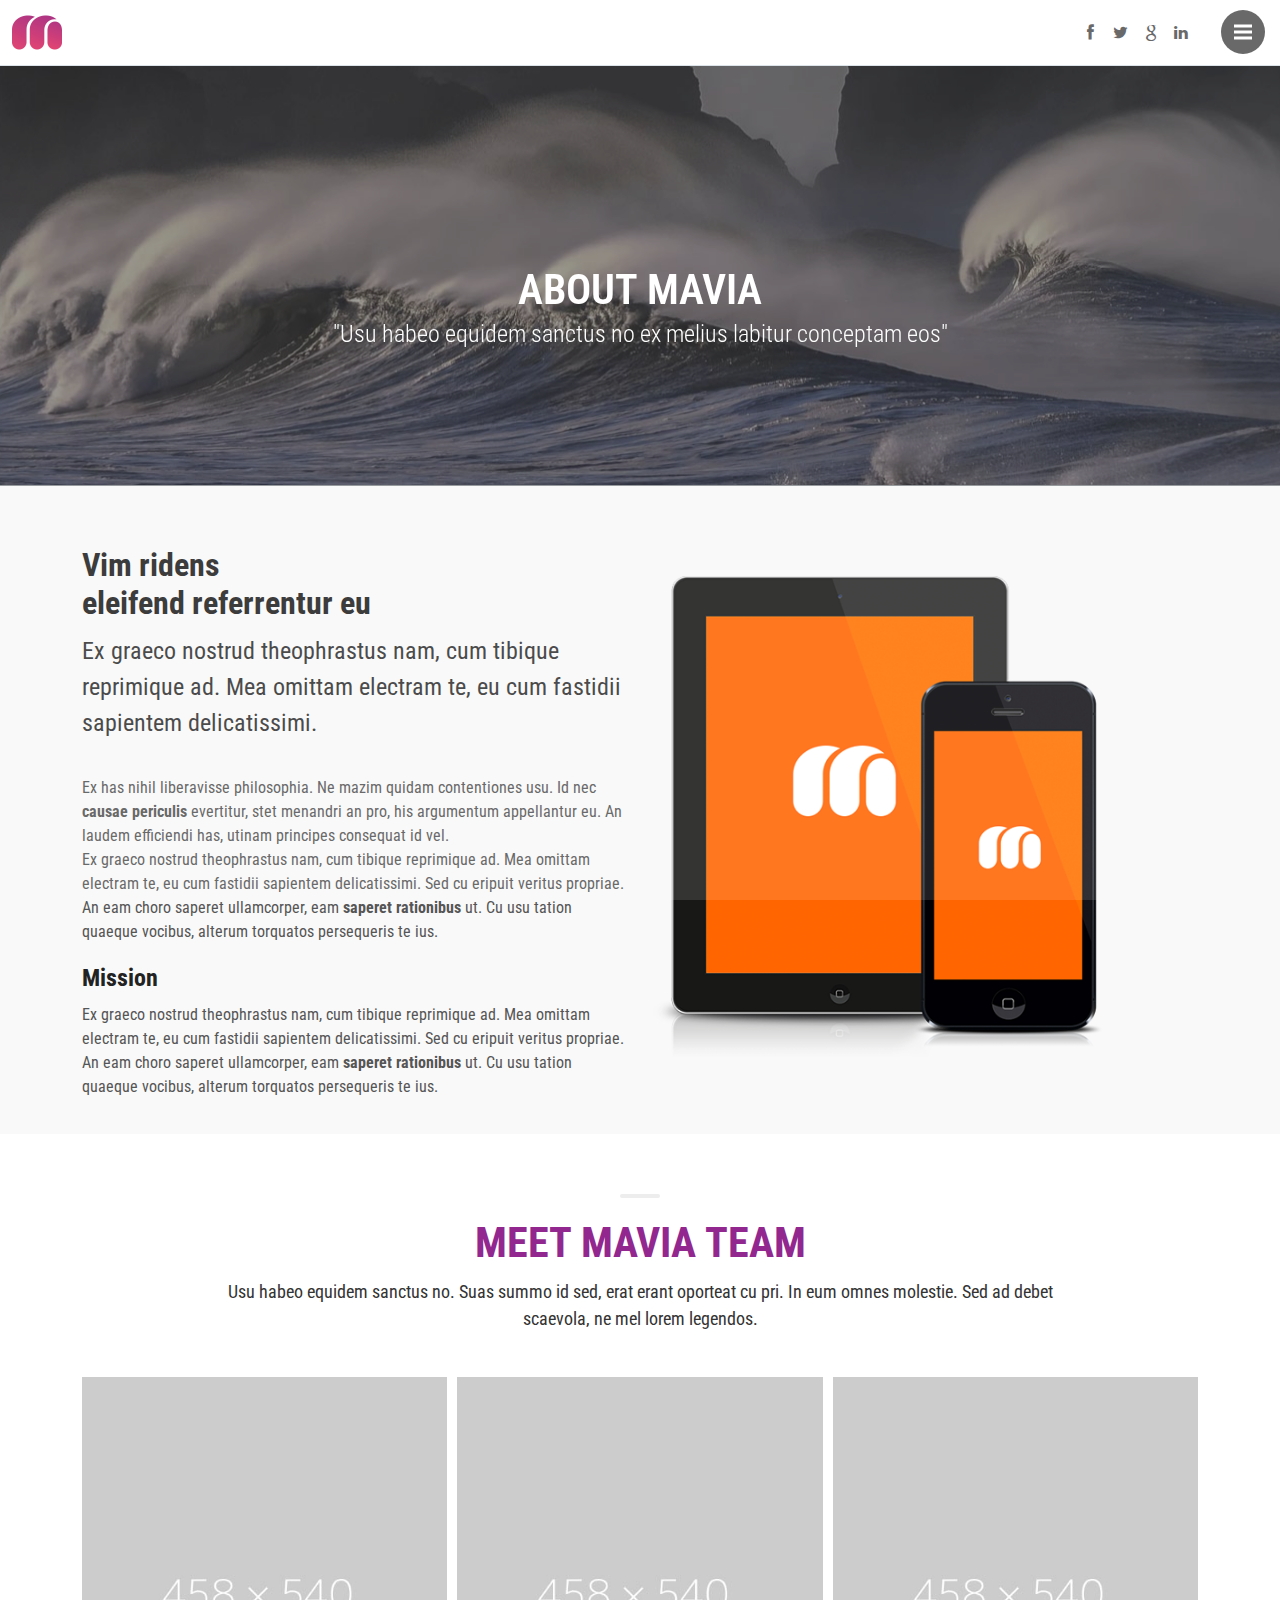
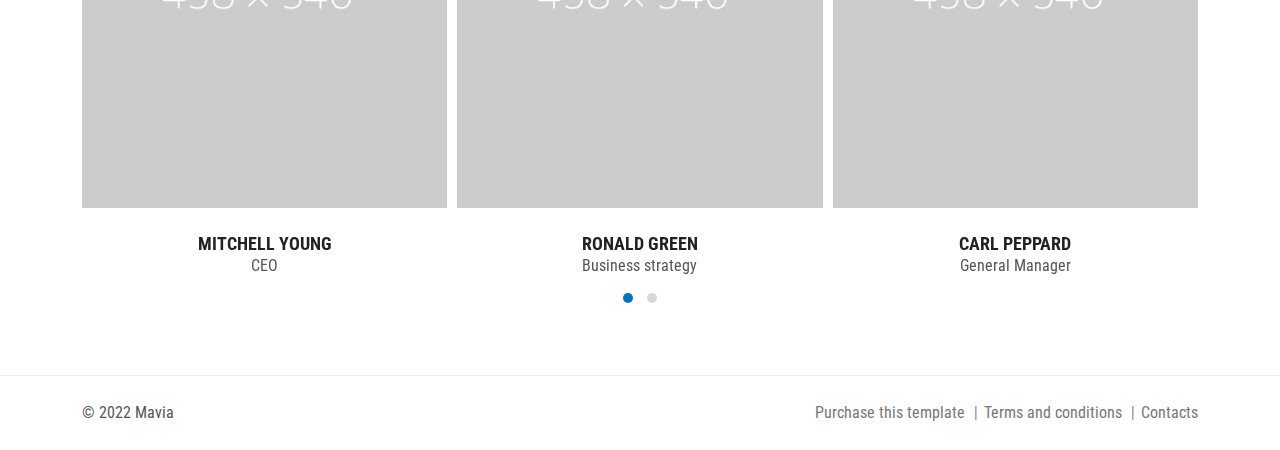
<file: html/about_color_4.html>
<!DOCTYPE html>
<html lang="en">

<head>
	<meta charset="utf-8">
    <meta name="viewport" content="width=device-width, initial-scale=1">
	<meta name="description" content="MAVIA - Register, Reservation, Questionare, Reviews form wizard">
	<meta name="author" content="Ansonika">
	<title>MAVIA | Register, Reservation, Questionare, Reviews form wizard</title>

	<!-- Favicons-->
	<link rel="shortcut icon" href="img/favicon.ico" type="image/x-icon">
	<link rel="apple-touch-icon" type="image/x-icon" href="img/apple-touch-icon-57x57-precomposed.png">
	<link rel="apple-touch-icon" type="image/x-icon" sizes="72x72" href="img/apple-touch-icon-72x72-precomposed.png">
	<link rel="apple-touch-icon" type="image/x-icon" sizes="114x114" href="img/apple-touch-icon-114x114-precomposed.png">
	<link rel="apple-touch-icon" type="image/x-icon" sizes="144x144" href="img/apple-touch-icon-144x144-precomposed.png">

	<!-- GOOGLE WEB FONT -->
	<link href="https://fonts.googleapis.com/css2?family=Roboto+Condensed:wght@300;400;700&display=swap" rel="stylesheet">

	<!-- BASE CSS -->
	<link href="css/animate.min.css" rel="stylesheet">
	<link href="css/bootstrap.min.css" rel="stylesheet">
	<link href="css/menu.css" rel="stylesheet">
	<link href="css/style.css" rel="stylesheet">
	<link href="css/responsive.css" rel="stylesheet">
	<link href="css/icon_fonts/css/all_icons_min.css" rel="stylesheet">
	<link href="css/skins/square/grey.css" rel="stylesheet">
	
	<!-- COLOR CSS -->
	<link href="css/color_4.css" rel="stylesheet">

	<!-- YOUR CUSTOM CSS -->
	<link href="css/custom.css" rel="stylesheet">

	<script src="js/modernizr.js"></script>
	<!-- Modernizr -->

</head>

<body>
	
	<div id="preloader">
		<div data-loader="circle-side"></div>
	</div><!-- /Preload -->

	<header>
		<div class="container-fluid">
            <div class="row">
                    <div class="col-3">
                        <a href="index.html"><img src="img/logo.png" alt="" width="50" height="35"></a>
                    </div>
                <div class="col-9">
                    <div id="social">
                        <ul>
                            <li><a href="#0"><i class="icon-facebook"></i></a></li>
                            <li><a href="#0"><i class="icon-twitter"></i></a></li>
                            <li><a href="#0"><i class="icon-google"></i></a></li>
                            <li><a href="#0"><i class="icon-linkedin"></i></a></li>
                        </ul>
                    </div>
                    <!-- /social -->
                    <nav>
                        <ul class="cd-primary-nav">
                            <li><a href="index.html" class="animated_link">Register Version</a></li>
                            <li><a href="reservation_version.html" class="animated_link">Reservation Version</a></li>
                            <li><a href="questionare_version.html" class="animated_link">Questionare Version</a></li>
                            <li><a href="review_version.html" class="animated_link">Review Version</a></li>
                            <li><a href="about_color_4.html" class="animated_link">About Us</a></li>
                            <li><a href="contacts_color_4.html" class="animated_link">Contact Us</a></li>
                        </ul>
                    </nav>
                </div>
            </div>
		</div>
		<!-- container -->
	</header>
	<!-- End Header -->
	
	<!-- SubHeader =============================================== -->
	<section class="parallax_window_in" data-parallax="scroll" data-image-src="img/sub_header_about.jpg" data-natural-width="1400" data-natural-height="470">
		<div id="sub_content_in">
			<h1>About Mavia</h1>
			<p>"Usu habeo equidem sanctus no ex melius labitur conceptam eos"</p>
		</div>
	</section>
	<!-- End section -->
	<!-- End SubHeader ============================================ -->

	<main id="general_page">
		<div class="container_styled_1">
			<div class="container margin_60_35">
				<div class="row">
					<div class="col-lg-6">
						<h2 class="nomargin_top">Vim ridens<br>eleifend referrentur eu</h2>
						<p class="lead">Ex graeco nostrud theophrastus nam, cum tibique reprimique ad. Mea omittam electram te, eu cum fastidii sapientem delicatissimi.</p>
						<p>
							Ex has nihil liberavisse philosophia. Ne mazim quidam contentiones usu. Id nec <strong>causae periculis </strong>evertitur, stet menandri an pro, his argumentum appellantur eu. An laudem efficiendi has, utinam principes consequat id vel.</p>
						<p>Ex graeco nostrud theophrastus nam, cum tibique reprimique ad. Mea omittam electram te, eu cum fastidii sapientem delicatissimi. Sed cu eripuit veritus propriae. An eam choro saperet ullamcorper, eam <strong>saperet rationibus</strong> ut. Cu usu tation quaeque vocibus, alterum torquatos persequeris te ius.</p>
						<h3>Mission</h3>
						<p>Ex graeco nostrud theophrastus nam, cum tibique reprimique ad. Mea omittam electram te, eu cum fastidii sapientem delicatissimi. Sed cu eripuit veritus propriae. An eam choro saperet ullamcorper, eam <strong>saperet rationibus</strong> ut. Cu usu tation quaeque vocibus, alterum torquatos persequeris te ius.</p>
					</div>
					<div class="col-lg-5 ml-lg-5 add_top_30">
						<img src="img/devices_2.png" alt="" class="img-fluid">
					</div>
				</div>
				<!-- End row -->
			</div>
		</div>
		<div class="container margin_60">
			<h2 class="main_title"><em></em>Meet Mavia Team</h2>
			<p class="lead styled">
				Usu habeo equidem sanctus no. Suas summo id sed, erat erant oporteat cu pri. In eum omnes molestie. Sed ad debet scaevola, ne mel lorem legendos.
			</p>
			<!--Team Carousel -->
			<div class="row">
				<div class="owl-carousel owl-theme team-carousel">

					<div class="team-item">
						<div class="team-item-img">
							<img src="img/team/team-1.jpg" alt="">
							<div class="team-item-detail">
								<div class="team-item-detail-inner">
									<h4>Mitchell Young</h4>
									<p>Similique sunt culpa qui officia deserunt mollitia animi dolorum fuga.</p>
									<ul class="social">
										<li><a href="#0"><i class="icon-facebook"></i></a>
										</li>
										<li><a href="#0"><i class="icon-twitter"></i></a>
										</li>
										<li><a href="#0"><i class="icon-google"></i></a>
										</li>
										<li><a href="#0"><i class="icon-linkedin"></i></a>
										</li>
									</ul>
									<a href="#0" class="btn_1 white">View porfile</a>
								</div>
							</div>
						</div>
						<div class="team-item-info">
							<h4>Mitchell Young</h4>
							<p>CEO</p>
						</div>
					</div>

					<div class="team-item">
						<div class="team-item-img">
							<img src="img/team/team-2.jpg" alt="">
							<div class="team-item-detail">
								<div class="team-item-detail-inner">
									<h4>Ronald Green</h4>
									<p>Similique sunt culpa qui officia deserunt mollitia animi dolorum fuga.</p>
									<ul class="social">
										<li><a href="#0"><i class="icon-facebook"></i></a>
										</li>
										<li><a href="#0"><i class="icon-twitter"></i></a>
										</li>
										<li><a href="#0"><i class="icon-google"></i></a>
										</li>
										<li><a href="#0"><i class="icon-linkedin"></i></a>
										</li>
									</ul>
									<a href="#0" class="btn_1 white">View porfile</a>
								</div>
							</div>
						</div>
						<div class="team-item-info">
							<h4>Ronald Green</h4>
							<p>Business strategy</p>
						</div>
					</div>

					<div class="team-item">
						<div class="team-item-img">
							<img src="img/team/team-3.jpg" alt="">
							<div class="team-item-detail">
								<div class="team-item-detail-inner">
									<h4>Carl Peppard</h4>
									<p>Similique sunt culpa qui officia deserunt mollitia animi dolorum fuga.</p>
									<ul class="social">
										<li><a href="#0"><i class="icon-facebook"></i></a>
										</li>
										<li><a href="#0"><i class="icon-twitter"></i></a>
										</li>
										<li><a href="#0"><i class="icon-google"></i></a>
										</li>
										<li><a href="#0"><i class="icon-linkedin"></i></a>
										</li>
									</ul>
									<a href="#0" class="btn_1 white">View porfile</a>
								</div>
							</div>
						</div>
						<div class="team-item-info">
							<h4>Carl Peppard</h4>
							<p>General Manager</p>
						</div>
					</div>

					<div class="team-item">
						<div class="team-item-img">
							<img src="img/team/team-4.jpg" alt="">
							<div class="team-item-detail">
								<div class="team-item-detail-inner">
									<h4>Sandra Bullock</h4>
									<p>Similique sunt culpa qui officia deserunt mollitia animi dolorum fuga.</p>
									<ul class="social">
										<li><a href="#0"><i class="icon-facebook"></i></a>
										</li>
										<li><a href="#0"><i class="icon-twitter"></i></a>
										</li>
										<li><a href="#0"><i class="icon-google"></i></a>
										</li>
										<li><a href="#0"><i class="icon-linkedin"></i></a>
										</li>
									</ul>
									<a href="#0" class="btn_1 white">View porfile</a>
								</div>
							</div>
						</div>
						<div class="team-item-info">
							<h4>Sandra Bullock</h4>
							<p>Customer support</p>
						</div>
					</div>

				</div>
			</div>
			<!--End Team Carousel-->
		</div>
		<!-- End container -->
	</main>
	
	<footer class="clearfix">
		<div class="container">
			<p>© 2022 Mavia</p>
			<ul>
				<li><a href="#0" class="animated_link">Purchase this template</a></li>
				<li><a href="#0" class="animated_link">Terms and conditions</a></li>
				<li><a href="#0" class="animated_link">Contacts</a></li>
			</ul>
		</div>
	</footer>
	<!-- end footer-->

	<div class="cd-overlay-nav">
		<span></span>
	</div>
	<!-- cd-overlay-nav -->

	<div class="cd-overlay-content">
		<span></span>
	</div>
	<!-- cd-overlay-content -->

	<a href="#0" class="cd-nav-trigger">Menu<span class="cd-icon"></span></a>

	<!-- SCRIPTS -->
	<!-- Jquery-->
	<script src="js/jquery-3.6.4.min.js"></script>
	<!-- Common script -->
	<script src="js/common_scripts.js"></script>
	<!-- Menu script -->
	<script src="js/velocity.min.js"></script>
	<script src="js/main.js"></script>
	<!-- Theme script -->
	<script src="js/functions.js"></script>

</body>
</html>
</file>
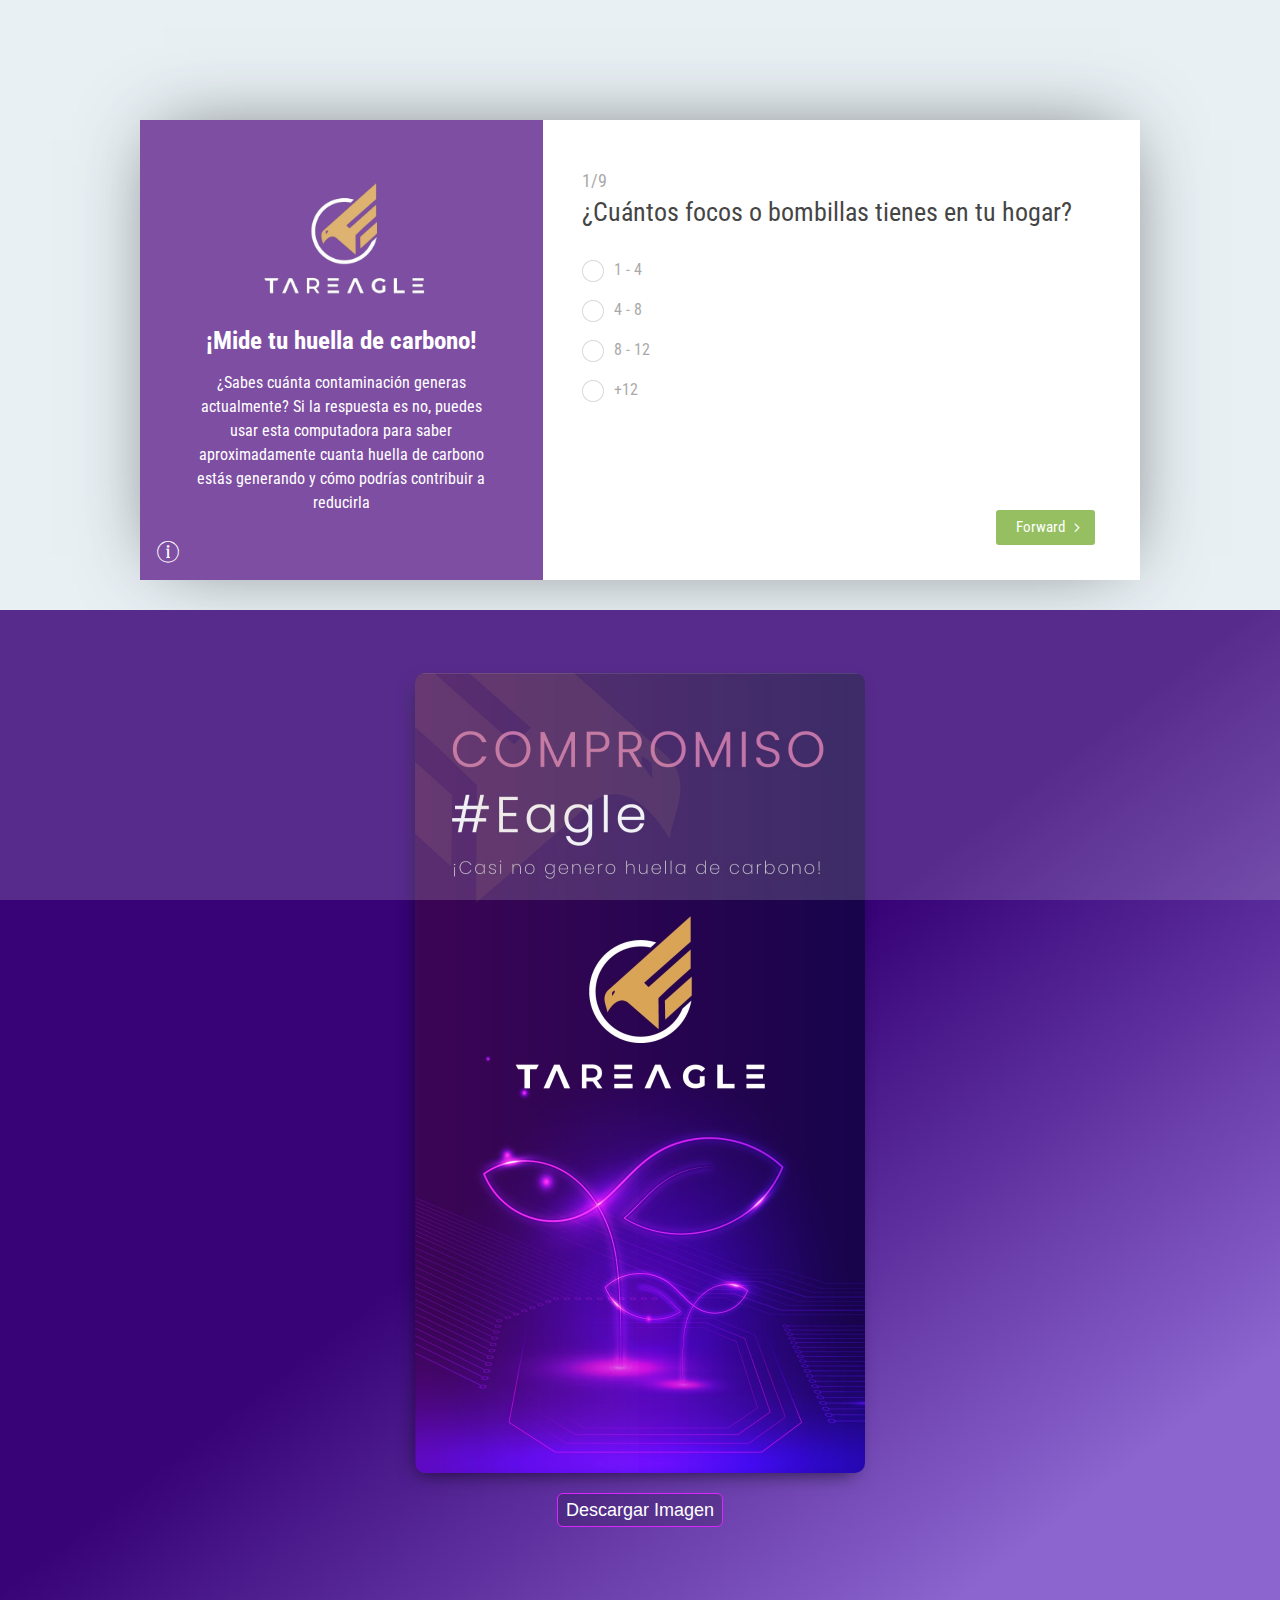
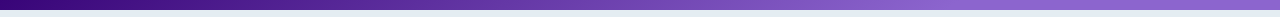
<file: html/questionare_version.html>
<!DOCTYPE html>
<html lang="en">

<head>
	<meta charset="utf-8">
	<meta name="viewport" content="width=device-width, initial-scale=1">
	<meta name="description" content="MAVIA - Register, Reservation, Questionare, Reviews form wizard">
	<meta name="author" content="Ansonika">
	<title>MAVIA | Register, Reservation, Questionare, Reviews form wizard</title>

	<!-- Favicons-->
	<link rel="shortcut icon" href="img/favicon.ico" type="image/x-icon">
	<link rel="apple-touch-icon" type="image/x-icon" href="img/apple-touch-icon-57x57-precomposed.png">
	<link rel="apple-touch-icon" type="image/x-icon" sizes="72x72" href="img/apple-touch-icon-72x72-precomposed.png">
	<link rel="apple-touch-icon" type="image/x-icon" sizes="114x114"
		href="img/apple-touch-icon-114x114-precomposed.png">
	<link rel="apple-touch-icon" type="image/x-icon" sizes="144x144"
		href="img/apple-touch-icon-144x144-precomposed.png">

	<!-- GOOGLE WEB FONT -->
	<link href="https://fonts.googleapis.com/css2?family=Roboto+Condensed:wght@300;400;700&display=swap"
		rel="stylesheet">

	<!-- BASE CSS -->
	<link href="css/animate.min.css" rel="stylesheet">
	<link href="css/bootstrap.min.css" rel="stylesheet">
	<link href="css/menu.css" rel="stylesheet">
	<link href="css/style.css" rel="stylesheet">
	<link href="css/responsive.css" rel="stylesheet">
	<link href="css/icon_fonts/css/all_icons_min.css" rel="stylesheet">
	<link href="css/skins/square/grey.css" rel="stylesheet">

	<!-- COLOR CSS -->
	<link href="css/color_3.css" rel="stylesheet">

	<!-- BASE CSS -->
	<link href="css/date_time_picker.css" rel="stylesheet">

	<!-- YOUR CUSTOM CSS -->
	<link href="css/custom.css" rel="stylesheet">

	<script src="js/modernizr.js"></script>
	<!-- Modernizr -->

</head>

<body>

	<div id="preloader">
		<div data-loader="circle-side"></div>
	</div><!-- /Preload -->

	<div id="loader_form">
		<div data-loader="circle-side-2"></div>
	</div><!-- /loader_form -->


	<!-- End Header -->

	<main>
		<div id="form_container">
			<div class="row">
				<div class="col-lg-5">
					<div id="left_form">
						<figure><img class="logo" src="img/LogoTareagle.png" alt=""></figure>
						<h2 class="h2">¡Mide tu huella de carbono!</h2>
						<p class="text1">¿Sabes cuánta contaminación generas actualmente? Si la respuesta es no, puedes usar esta computadora para saber aproximadamente cuanta huella de carbono estás generando y cómo podrías contribuir a reducirla</p>
						<a href="#0" id="more_info" data-bs-toggle="modal" data-bs-target="#more-info"><i
								class="pe-7s-info"></i></a>
					</div>
				</div>
				<div class="col-lg-7">

					<div id="wizard_container">
						<div id="top-wizard">
							<div id="progressbar"></div>
						</div>
						<!-- /top-wizard -->
						<form name="example-1" id="wrapped" method="POST">
							<input id="website" name="website" type="text" value="">
							<!-- Leave for security protection, read docs for details -->
							<div id="middle-wizard">

								<div class="step">
									<h3 class="main_question"><strong>1/9</strong>¿Cuántos focos o bombillas tienes en
										tu hogar?</h3>
									<div class="row">
										<div class="col-md-12">
											<div class="form-group radio_input">
												<label><input type="radio" value="1 - 4" name="numOfLightBulbs"
														class="icheck required">1 - 4</label>
											</div>
											<div class="form-group radio_input">
												<label><input type="radio" value="4 - 8"
														name="numOfLightBulbs" class="icheck required">4 - 8</label>
											</div>
											<div class="form-group radio_input">
												<label><input type="radio" value=">8 - 12" name="numOfLightBulbs"
														class="icheck required">8 - 12</label>
											</div>
											<div class="form-group radio_input">
												<label><input type="radio" value="12 -16"
														name="numOfLightBulbs" class="icheck required">+12</label>
											</div>
								
										</div>
									</div>
									<!-- /row -->
								</div>
								<!-- /step -->

								<div class="step">
									<h3 class="main_question"><strong>2/9</strong>¿De qué tipo son la mayoría de tus
										focos o bombillas?</h3>
									<div class="row">
										<div class="col-md-12">
											<div class="form-group radio_input">
												<label><input type="radio" value="Led" name="lightBulbType"
														class="icheck required">LED</label>
											</div>
											<div class="form-group radio_input">
												<label><input type="radio" value="No led"
														name="lightBulbType" class="icheck required">NO LED</label>
											</div>

										</div>
									</div>
									<!-- /row -->
								</div>
								<!-- /step -->
								<div class="step">
									<h3 class="main_question"><strong>3/9</strong>¿Cuántos televisores hay en tu hogar?
									</h3>
									<div class="row">
										<div class="col-md-12">
											<div class="form-group radio_input">
												<label><input type="radio" value="1" name="numOfTelevisions"
														class="icheck required">1</label>
											</div>
											<div class="form-group radio_input">
												<label><input type="radio" value="2"
														name="numOfTelevisions" class="icheck required">2</label>
											</div>
											<div class="form-group radio_input">
												<label><input type="radio" value="3" name="numOfTelevisions"
														class="icheck required">3</label>
											</div>
											<div class="form-group radio_input">
												<label><input type="radio" value="+4"
														name="numOfTelevisions" class="icheck required">+4</label>
											</div>

										</div>
									</div>
									<!-- /row -->
								</div>

								<!-- /step -->

								<div class="step">
									<h3 class="main_question"><strong>4/9</strong>¿Cuántos refrigeradores o neveras hay
										en tu hogar?</h3>
									<div class="row">
										<div class="col-md-12">
											<div class="form-group radio_input">
												<label><input type="radio" value="1" name="numOfRefrigerators"
														class="icheck required">1</label>
											</div>
											<div class="form-group radio_input">
												<label><input type="radio" value="2"
														name="numOfRefrigerators" class="icheck required">2</label>
											</div>
											<div class="form-group radio_input">
												<label><input type="radio" value="3" name="numOfRefrigerators"
														class="icheck required">3</label>
											</div>
											<div class="form-group radio_input">
												<label><input type="radio" value="+4"
														name="numOfRefrigerators" class="icheck required">+4</label>
											</div>

										</div>
									</div>
									<!-- /row -->
									
								</div>

								<!-- /step -->


								<div class="step">
									<h3 class="main_question"><strong>5/9</strong>¿Utilizas algún sistema de calefaccion en tu hogar y cuantos</h3>
									<div class="row">
										<div class="col-md-12">
											<div class="form-group radio_input">
												<label><input type="radio" value="0" name="heatingSystemsCount"
														class="icheck required">0</label>
											</div>
											<div class="form-group radio_input">
												<label><input type="radio" value="1" name="heatingSystemsCount"
														class="icheck required">1</label>
											</div>
											<div class="form-group radio_input">
												<label><input type="radio" value="2"
														name="heatingSystemsCount" class="icheck required">2</label>
											</div>
											<div class="form-group radio_input">
												<label><input type="radio" value="3" name="heatingSystemsCount"
														class="icheck required">3</label>
											</div>
											<div class="form-group radio_input">
												<label><input type="radio" value="+4"
														name="heatingSystemsCount" class="icheck required">+4</label>
											</div>

										</div>
									</div>
									<!-- /row -->
								</div>

								<!-- /step -->

								<div class="step">
									<h3 class="main_question"><strong>6/9</strong>¿Qué medio de transporte utilizas habitualmente para desplazarte a tu trabajo o estudios?</h3>
									<div class="row">
										<div class="col-md-12">
											<div class="form-group radio_input">
												<label><input type="radio" value="Vehículo propio" name="transportationType"
														class="icheck required">Vehículo propio</label>
											</div>
											<div class="form-group radio_input">
												<label><input type="radio" value="Transporte público "
														name="transportationType" class="icheck required">Transporte público (autobús, metro, tren)</label>
											</div>
											<div class="form-group radio_input">
												<label><input type="radio" value="Bicicleta" name="transportationType"
														class="icheck required">Bicicleta</label>
											</div>
											<div class="form-group radio_input">
												<label><input type="radio" value="A pie"
														name="transportationType" class="icheck required">A pie</label>
											</div>

										</div>
									</div>
									<!-- /row -->

								<!-- /step -->

								</div>

								<div class="step">
									<h3 class="main_question"><strong>7/9</strong>¿Cuántos kilómetros recorres aproximadamente en un día normal?</h3>
									<div class="row">
										<div class="col-md-12">
											<div class="form-group radio_input">
												<label><input type="radio" value="Menos de 5 km" name="dailyKMDistance"
														class="icheck required">Menos de 5 km</label>
											</div>
											<div class="form-group radio_input">
												<label><input type="radio" value="5 - 20 km"
														name="dailyKMDistance" class="icheck required"> 5 - 20 km</label>
											</div>
											<div class="form-group radio_input">
												<label><input type="radio" value="20 - 50 km" name="dailyKMDistance"
														class="icheck required">20 - 50 km</label>
											</div>
											<div class="form-group radio_input">
												<label><input type="radio" value="Más de 50 km"
														name="dailyKMDistance" class="icheck required">Más de 50 km</label>
											</div>

										</div>
									</div>
									<!-- /row -->
								</div>
								<!-- /step -->

								<div class="step">
									<h3 class="main_question"><strong>8/9</strong>¿Con qué frecuencia viajas en avión al año?</h3>
									<div class="row">
										<div class="col-md-12">
											<div class="form-group radio_input">
												<label><input type="radio" value="No viajo en avión" name="flightFrequencyYearly"
														class="icheck required">No viajo en avión</label>
											</div>
											<div class="form-group radio_input">
												<label><input type="radio" value="1-2 veces"
														name="flightFrequencyYearly" class="icheck required">1-2 veces</label>
											</div>
											<div class="form-group radio_input">
												<label><input type="radio" value="3-5 veces" name="flightFrequencyYearly"
														class="icheck required">3-5 veces</label>
											</div>
											<div class="form-group radio_input">
												<label><input type="radio" value="Más de 5 veces"
														name="flightFrequencyYearly" class="icheck required">Más de 5 veces</label>
											</div>

										</div>
									</div>
									<!-- /row -->
								</div>
								<!-- /step -->


								<div class="submit step">
									<h3 class="main_question"><strong>9/9 </strong>¿Cuántos pequeños electrodomésticos utilizas habitualmente (ejemplo: licuadora, tostadora, cafetera, microondas, etc.)?</h3>
									<div class="col-md-12">
										<div class="form-group radio_input">
											<label><input type="radio" value="1" name="smallAppliancesCount"
													class="icheck required"> 1</label>
										</div>
										<div class="form-group radio_input">
											<label><input type="radio" value="2" name="smallAppliancesCount"
													class="icheck required">2</label>
										</div>
										<div class="form-group radio_input">
											<label><input type="radio" value="Somewhat 3" name="smallAppliancesCount"
													class="icheck required"> 3</label>
										</div>
										<div class="form-group radio_input">
											<label><input type="radio" value="+4" name="smallAppliancesCount"
													class="icheck required">+4</label>
										</div>
										


									</div>

									<!-- /row -->
									<br>
									<div class="row">
										<div class="col-md-12">
											<!-- <div class="form-group terms">
												<input name="terms" type="checkbox" class="icheck required" value="yes">
												<label>Please accept <a href="#" data-bs-toggle="modal" data-bs-target="#terms-txt">terms and conditions</a> ?</label>
											</div>
										</div> -->
										</div>
									</div>
									<!-- /step-->
								</div>
								<!-- /middle-wizard -->
								<div id="bottom-wizard">
									<button type="button" name="backward" class="backward">Backward </button>
									<button type="button" name="forward" class="forward">Forward</button>
									<button type="submit" name="process" id="enviarBoton" class="submit">Submit</button>
								</div>
								<!-- /bottom-wizard -->
						</form>
					</div>
					<!-- /Wizard container -->
				</div>
			</div><!-- /Row -->
		</div><!-- /Form_container -->
	</main>


	<!-- end footer-->

	<div class="cd-overlay-nav">
		<span></span>
	</div>
	<!-- cd-overlay-nav -->

	<div class="cd-overlay-content">
		<span></span>
	</div>



	<!-- Modal terms -->
	<div class="modal fade" id="terms-txt" tabindex="-1" role="dialog" aria-labelledby="termsLabel" aria-hidden="true">
		<div class="modal-dialog modal-dialog-centered">
			<div class="modal-content">
				<div class="modal-header">
					<h4 class="modal-title" id="termsLabel">Terms and conditions</h4>
					<button type="button" class="btn-close" data-bs-dismiss="modal" aria-label="Close"></button>
				</div>
				<div class="modal-body">
					<p>Lorem ipsum dolor sit amet, in porro albucius qui, in <strong>nec quod novum accumsan</strong>,
						mei ludus tamquam dolores id. No sit debitis meliore postulant, per ex prompta alterum sanctus,
						pro ne quod dicunt sensibus.</p>
					<p>Lorem ipsum dolor sit amet, in porro albucius qui, in nec quod novum accumsan, mei ludus tamquam
						dolores id. No sit debitis meliore postulant, per ex prompta alterum sanctus, pro ne quod dicunt
						sensibus. Lorem ipsum dolor sit amet, <strong>in porro albucius qui</strong>, in nec quod novum
						accumsan, mei ludus tamquam dolores id. No sit debitis meliore postulant, per ex prompta alterum
						sanctus, pro ne quod dicunt sensibus.</p>
					<p>Lorem ipsum dolor sit amet, in porro albucius qui, in nec quod novum accumsan, mei ludus tamquam
						dolores id. No sit debitis meliore postulant, per ex prompta alterum sanctus, pro ne quod dicunt
						sensibus.</p>
				</div>
				<div class="modal-footer">
					<button type="button" class="btn_1" data-bs-dismiss="modal">Close</button>
				</div>
			</div>
			<!-- /.modal-content -->
		</div>
		<!-- /.modal-dialog -->
	</div>
	<!-- /.modal -->

	<!-- Modal info -->
	<div class="modal fade" id="more-info" tabindex="-1" role="dialog" aria-labelledby="more-infoLabel"
		aria-hidden="true">
		<div class="modal-dialog modal-dialog-centered">
			<div class="modal-content">
				<div class="modal-header">
					<h4 class="modal-title" id="more-infoLabel">Frequently asked questions</h4>
					<button type="button" class="btn-close" data-bs-dismiss="modal" aria-label="Close"></button>
				</div>
				<div class="modal-body">
					<p>Lorem ipsum dolor sit amet, in porro albucius qui, in <strong>nec quod novum accumsan</strong>,
						mei ludus tamquam dolores id. No sit debitis meliore postulant, per ex prompta alterum sanctus,
						pro ne quod dicunt sensibus.</p>
					<p>Lorem ipsum dolor sit amet, in porro albucius qui, in nec quod novum accumsan, mei ludus tamquam
						dolores id. No sit debitis meliore postulant, per ex prompta alterum sanctus, pro ne quod dicunt
						sensibus. Lorem ipsum dolor sit amet, <strong>in porro albucius qui</strong>, in nec quod novum
						accumsan, mei ludus tamquam dolores id. No sit debitis meliore postulant, per ex prompta alterum
						sanctus, pro ne quod dicunt sensibus.</p>
					<p>Lorem ipsum dolor sit amet, in porro albucius qui, in nec quod novum accumsan, mei ludus tamquam
						dolores id. No sit debitis meliore postulant, per ex prompta alterum sanctus, pro ne quod dicunt
						sensibus.</p>
				</div>
				<div class="modal-footer">
					<button type="button" class="btn_1" data-bs-dismiss="modal">Close</button>
				</div>
			</div>
			<!-- /.modal-content -->
		</div>
		<!-- /.modal-dialog -->
	</div>
	<object id="object" data="./__canva.html" width="100%" height="1000"></object>
	<!-- /.modal -->

	<!-- SCRIPTS -->

	<!--Lamados Api -->

	<script src="js/enviarObjetoAPI.js"></script> 
	<!-- Jquery-->
	<script src="js/jquery-3.6.4.min.js"></script>
	<!-- Common script -->
	<script src="js/common_scripts.js"></script>
	<!-- Wizard script -->
	<script src="js/questionare_wizard_func.js"></script>
	<!-- Menu script -->
	<script src="js/velocity.min.js"></script>
	<script src="js/main.js"></script>
	<!-- Theme script -->
	<script src="js/functions.js"></script>


</body>

</html>
</file>
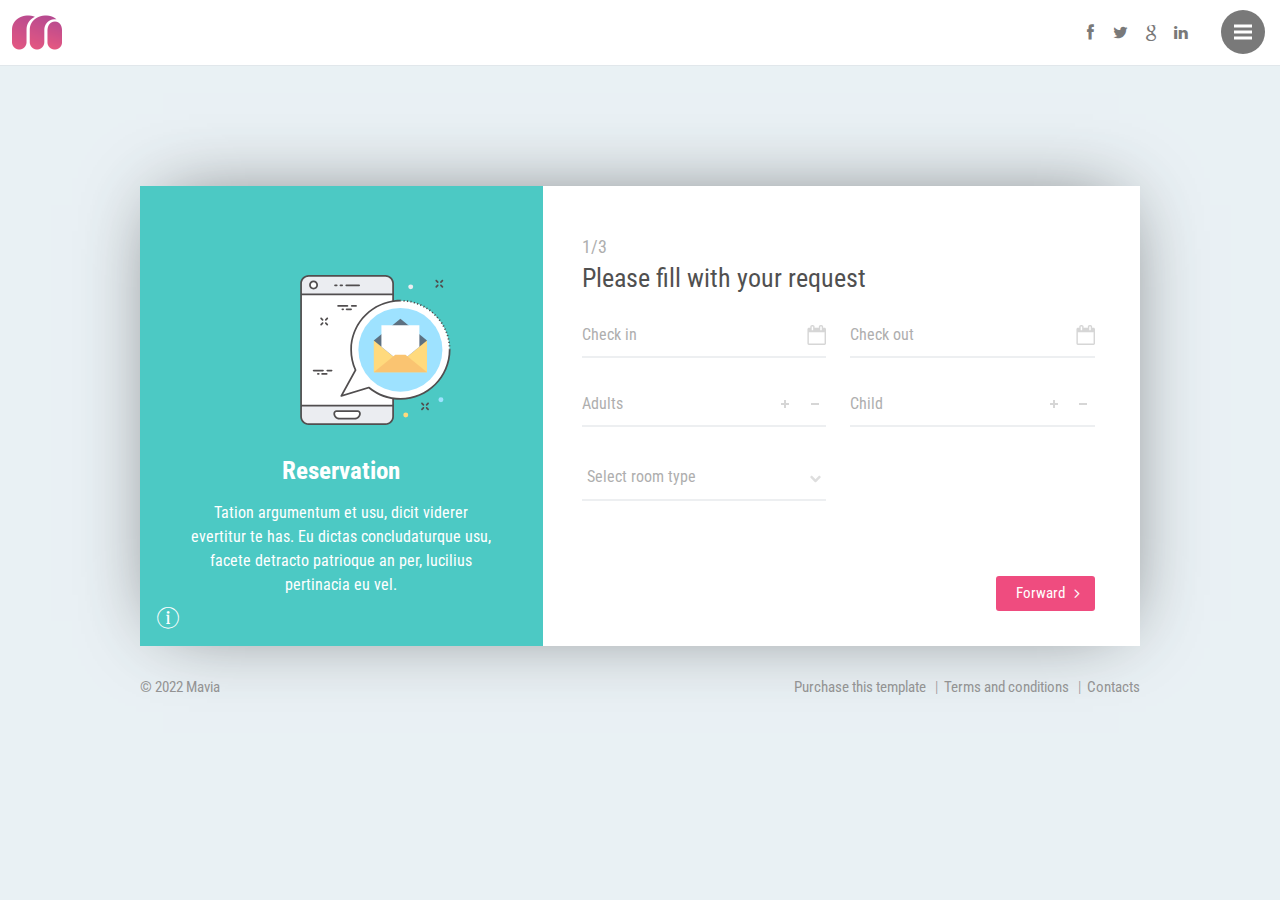
<file: html/reservation_version.html>
<!DOCTYPE html>
<html lang="en">

<head>
	<meta charset="utf-8">
    <meta name="viewport" content="width=device-width, initial-scale=1">
	<meta name="description" content="MAVIA - Register, Reservation, Questionare, Reviews form wizard">
	<meta name="author" content="Ansonika">
	<title>MAVIA | Register, Reservation, Questionare, Reviews form wizard</title>

	<!-- Favicons-->
	<link rel="shortcut icon" href="img/favicon.ico" type="image/x-icon">
	<link rel="apple-touch-icon" type="image/x-icon" href="img/apple-touch-icon-57x57-precomposed.png">
	<link rel="apple-touch-icon" type="image/x-icon" sizes="72x72" href="img/apple-touch-icon-72x72-precomposed.png">
	<link rel="apple-touch-icon" type="image/x-icon" sizes="114x114" href="img/apple-touch-icon-114x114-precomposed.png">
	<link rel="apple-touch-icon" type="image/x-icon" sizes="144x144" href="img/apple-touch-icon-144x144-precomposed.png">

	<!-- GOOGLE WEB FONT -->
	<link href="https://fonts.googleapis.com/css2?family=Roboto+Condensed:wght@300;400;700&display=swap" rel="stylesheet">

	<!-- BASE CSS -->
	<link href="css/animate.min.css" rel="stylesheet">
	<link href="css/bootstrap.min.css" rel="stylesheet">
	<link href="css/menu.css" rel="stylesheet">
	<link href="css/style.css" rel="stylesheet">
	<link href="css/responsive.css" rel="stylesheet">
	<link href="css/icon_fonts/css/all_icons_min.css" rel="stylesheet">
	<link href="css/skins/square/grey.css" rel="stylesheet">
	
	<!-- BASE CSS -->
	<link href="css/date_time_picker.css" rel="stylesheet">
	
	<!-- COLOR CSS -->
	<link href="css/color_2.css" rel="stylesheet">

	<!-- YOUR CUSTOM CSS -->
	<link href="css/custom.css" rel="stylesheet">

	<script src="js/modernizr.js"></script>
	<!-- Modernizr -->

</head>

<body>
	
	<div id="preloader">
		<div data-loader="circle-side"></div>
	</div><!-- /Preload -->
	
	<div id="loader_form">
		<div data-loader="circle-side-2"></div>
	</div><!-- /loader_form -->

	<header>
		<div class="container-fluid">
		    <div class="row">
                <div class="col-3">
                    <div id="logo_home">
                        <h1><a href="index.html">MAVIA | Register, Reservation, Questionare, Reviews form wizard</a></h1>
                    </div>
                </div>
                <div class="col-9">
                    <div id="social">
                        <ul>
                            <li><a href="#0"><i class="icon-facebook"></i></a></li>
                            <li><a href="#0"><i class="icon-twitter"></i></a></li>
                            <li><a href="#0"><i class="icon-google"></i></a></li>
                            <li><a href="#0"><i class="icon-linkedin"></i></a></li>
                        </ul>
                    </div>
                    <!-- /social -->
                    <nav>
                        <ul class="cd-primary-nav">
                            <li><a href="index.html" class="animated_link">Register Version</a></li>
                            <li><a href="reservation_version.html" class="animated_link">Reservation Version</a></li>
                            <li><a href="questionare_version.html" class="animated_link">Questionare Version</a></li>
                            <li><a href="review_version.html" class="animated_link">Review Version</a></li>
                            <li><a href="about_color_2.html" class="animated_link">About Us</a></li>
                            <li><a href="contacts_color_2.html" class="animated_link">Contact Us</a></li>
                        </ul>
                    </nav>
                </div>
            </div>
		</div>
		<!-- container -->
	</header>
	<!-- End Header -->

	<main>
		<div id="form_container">
			<div class="row">
				<div class="col-lg-5">
					<div id="left_form">
						<figure><img src="img/reserve_bg.svg" alt=""></figure>
						<h2>Reservation</h2>
						<p>Tation argumentum et usu, dicit viderer evertitur te has. Eu dictas concludaturque usu, facete detracto patrioque an per, lucilius pertinacia eu vel.</p>
						<a href="#0" id="more_info" data-bs-toggle="modal" data-bs-target="#more-info"><i class="pe-7s-info"></i></a>
					</div>
				</div>
				<div class="col-lg-7">

					<div id="wizard_container">
						<div id="top-wizard">
							<div id="progressbar"></div>
						</div>
						<!-- /top-wizard -->
						<form name="example-1" id="wrapped" method="POST">
							<input id="website" name="website" type="text" value="">
							<!-- Leave for security protection, read docs for details -->
							<div id="middle-wizard">
								
								<div class="step">
									<h3 class="main_question"><strong>1/3</strong>Please fill with your request</h3>
									<div class="row">
										<div class="col-md-6">
											<div class="form-group">
												<input class="form-control required" type="text" name="check_in" id="check_in" placeholder="Check in">
											</div>
										</div>
										<div class="col-md-6">
											<div class="form-group">
												<input class="form-control required" type="text" name="check_out" id="check_out" placeholder="Check out">
											</div>
										</div>
									</div>
									<!-- /row -->
									<div class="row">
										<div class="col-md-6">
											<div class="form-group">
												<div class="qty-buttons">
													<input type="button" value="+" class="qtyplus" name="adults">
													<input type="text" name="adults" value="" class="qty form-control required" placeholder="Adults">
													<input type="button" value="-" class="qtyminus" name="adults">
												</div>
											</div>
										</div>
										<div class="col-md-6">
											<div class="form-group">
												<div class="qty-buttons">
													<input type="button" value="+" class="qtyplus" name="childs">
													<input type="text" name="childs" value="" class="qty form-control" placeholder="Child">
													<input type="button" value="-" class="qtyminus" name="childs">
												</div>
											</div>
										</div>
									</div>
									<!-- /row -->
									<div class="row">
										<div class="col-md-6">
											<div class="form-group">
												<div class="styled-select">
													<select class="required" name="room_type">
														<option value="" selected>Select room type</option>
														<option value="Single bed">Single bed</option>
														<option value="Double Bed">Double Bed</option>
														<option value="Luxury double bed">Luxury double bed</option>
														<option value="Suite">Suite</option>
													</select>
												</div>
											</div>
										</div>
									</div>
									<!-- /row -->
								</div>

								<div class="step">
									<h3 class="main_question"><strong>2/3</strong>Please fill with your details</h3>
									<div class="row">
										<div class="col-md-6">
											<div class="form-group">
												<input type="text" name="firstname" class="form-control required" placeholder="First name">
											</div>
										</div>
										<div class="col-md-6">
											<div class="form-group">
												<input type="text" name="lastname" class="form-control required" placeholder="Last name">
											</div>
										</div>
									</div>
									<!-- /row -->

									<div class="row">
										<div class="col-md-6">
											<div class="form-group">
												<input type="email" name="email" class="form-control required" placeholder="Your Email">
											</div>
										</div>
										<div class="col-md-6">
											<div class="form-group">
												<input type="text" name="telephone" class="form-control" placeholder="Your Telephone">
											</div>
										</div>
									</div>
									<!-- /row -->
								</div>
								<!-- /step-->

								<div class="submit step">
									<h3 class="main_question"><strong>3/3</strong>Send an optional message</h3>
									<div class="form-group">
										<textarea name="additional_message" class="form-control" style="height:150px;" placeholder="Hello world....write your messagere here!"></textarea>
									</div>
									<div class="form-group terms">
										<input name="terms" type="checkbox" class="icheck required" value="yes">
										<label>Please accept <a href="#" data-bs-toggle="modal" data-bs-target="#terms-txt">terms and conditions</a> ?</label>
									</div>
								</div>
								<!-- /step-->
							</div>
							<!-- /middle-wizard -->
							<div id="bottom-wizard">
								<button type="button" name="backward" class="backward">Backward </button>
								<button type="button" name="forward" class="forward">Forward</button>
								<button type="submit" name="process" class="submit">Submit</button>
							</div>
							<!-- /bottom-wizard -->
						</form>
					</div>
					<!-- /Wizard container -->
				</div>
			</div><!-- /Row -->
		</div><!-- /Form_container -->
	</main>
	
	<footer id="home" class="clearfix">
		<p>© 2022 Mavia</p>
		<ul>
			<li><a href="#0" class="animated_link">Purchase this template</a></li>
			<li><a href="#0" class="animated_link">Terms and conditions</a></li>
			<li><a href="#0" class="animated_link">Contacts</a></li>
		</ul>
	</footer>
	<!-- end footer-->

	<div class="cd-overlay-nav">
		<span></span>
	</div>
	<!-- cd-overlay-nav -->

	<div class="cd-overlay-content">
		<span></span>
	</div>
	<!-- cd-overlay-content -->

	<a href="#0" class="cd-nav-trigger">Menu<span class="cd-icon"></span></a>

	<!-- Modal terms -->
	<div class="modal fade" id="terms-txt" tabindex="-1" role="dialog" aria-labelledby="termsLabel" aria-hidden="true">
		<div class="modal-dialog modal-dialog-centered">
			<div class="modal-content">
				<div class="modal-header">
					<h4 class="modal-title" id="termsLabel">Terms and conditions</h4>
					<button type="button" class="btn-close" data-bs-dismiss="modal" aria-label="Close"></button>
				</div>
				<div class="modal-body">
					<p>Lorem ipsum dolor sit amet, in porro albucius qui, in <strong>nec quod novum accumsan</strong>, mei ludus tamquam dolores id. No sit debitis meliore postulant, per ex prompta alterum sanctus, pro ne quod dicunt sensibus.</p>
					<p>Lorem ipsum dolor sit amet, in porro albucius qui, in nec quod novum accumsan, mei ludus tamquam dolores id. No sit debitis meliore postulant, per ex prompta alterum sanctus, pro ne quod dicunt sensibus. Lorem ipsum dolor sit amet, <strong>in porro albucius qui</strong>, in nec quod novum accumsan, mei ludus tamquam dolores id. No sit debitis meliore postulant, per ex prompta alterum sanctus, pro ne quod dicunt sensibus.</p>
					<p>Lorem ipsum dolor sit amet, in porro albucius qui, in nec quod novum accumsan, mei ludus tamquam dolores id. No sit debitis meliore postulant, per ex prompta alterum sanctus, pro ne quod dicunt sensibus.</p>
				</div>
				<div class="modal-footer">
					<button type="button" class="btn_1" data-bs-dismiss="modal">Close</button>
				</div>
			</div>
			<!-- /.modal-content -->
		</div>
		<!-- /.modal-dialog -->
	</div>
	<!-- /.modal -->

	<!-- Modal info -->
	<div class="modal fade" id="more-info" tabindex="-1" role="dialog" aria-labelledby="more-infoLabel" aria-hidden="true">
		<div class="modal-dialog modal-dialog-centered">
			<div class="modal-content">
				<div class="modal-header">
					<h4 class="modal-title" id="more-infoLabel">Frequently asked questions</h4>
					<button type="button" class="btn-close" data-bs-dismiss="modal" aria-label="Close"></button>
				</div>
				<div class="modal-body">
					<p>Lorem ipsum dolor sit amet, in porro albucius qui, in <strong>nec quod novum accumsan</strong>, mei ludus tamquam dolores id. No sit debitis meliore postulant, per ex prompta alterum sanctus, pro ne quod dicunt sensibus.</p>
					<p>Lorem ipsum dolor sit amet, in porro albucius qui, in nec quod novum accumsan, mei ludus tamquam dolores id. No sit debitis meliore postulant, per ex prompta alterum sanctus, pro ne quod dicunt sensibus. Lorem ipsum dolor sit amet, <strong>in porro albucius qui</strong>, in nec quod novum accumsan, mei ludus tamquam dolores id. No sit debitis meliore postulant, per ex prompta alterum sanctus, pro ne quod dicunt sensibus.</p>
					<p>Lorem ipsum dolor sit amet, in porro albucius qui, in nec quod novum accumsan, mei ludus tamquam dolores id. No sit debitis meliore postulant, per ex prompta alterum sanctus, pro ne quod dicunt sensibus.</p>
				</div>
				<div class="modal-footer">
					<button type="button" class="btn_1" data-bs-dismiss="modal">Close</button>
				</div>
			</div>
			<!-- /.modal-content -->
		</div>
		<!-- /.modal-dialog -->
	</div>
	<!-- /.modal -->

	<!-- SCRIPTS -->
	<!-- Jquery-->
	<script src="js/jquery-3.6.4.min.js"></script>
	<!-- Common script -->
	<script src="js/common_scripts.js"></script>
	<!-- Wizard script -->
	<script src="js/reservation_wizard_func.js"></script>
	<!-- Menu script -->
	<script src="js/velocity.min.js"></script>
	<script src="js/main.js"></script>
	<!-- Theme script -->
	<script src="js/functions.js"></script>
	<!-- Datepicker script -->
	<script src="js/datepicker_func.js"></script>
	
</body>
</html>
</file>
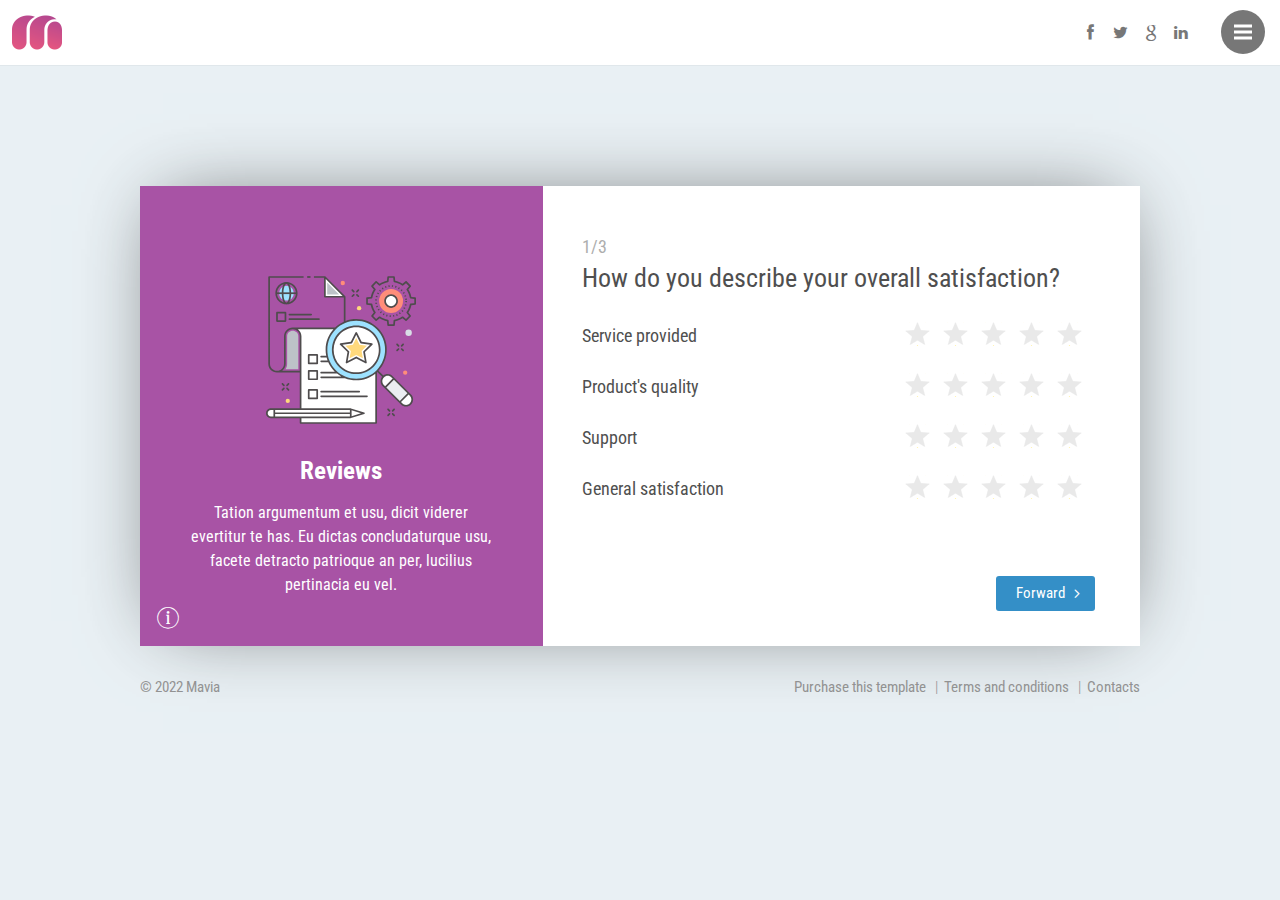
<file: html/review_version.html>
<!DOCTYPE html>
<html lang="en">

<head>
	<meta charset="utf-8">
    <meta name="viewport" content="width=device-width, initial-scale=1">
	<meta name="description" content="MAVIA - Register, Reservation, Questionare, Reviews form wizard">
	<meta name="author" content="Ansonika">
	<title>MAVIA | Register, Reservation, Questionare, Reviews form wizard</title>

	<!-- Favicons-->
	<link rel="shortcut icon" href="img/favicon.ico" type="image/x-icon">
	<link rel="apple-touch-icon" type="image/x-icon" href="img/apple-touch-icon-57x57-precomposed.png">
	<link rel="apple-touch-icon" type="image/x-icon" sizes="72x72" href="img/apple-touch-icon-72x72-precomposed.png">
	<link rel="apple-touch-icon" type="image/x-icon" sizes="114x114" href="img/apple-touch-icon-114x114-precomposed.png">
	<link rel="apple-touch-icon" type="image/x-icon" sizes="144x144" href="img/apple-touch-icon-144x144-precomposed.png">

	<!-- GOOGLE WEB FONT -->
	<link href="https://fonts.googleapis.com/css2?family=Roboto+Condensed:wght@300;400;700&display=swap" rel="stylesheet">

	<!-- BASE CSS -->
	<link href="css/animate.min.css" rel="stylesheet">
	<link href="css/bootstrap.min.css" rel="stylesheet">
	<link href="css/menu.css" rel="stylesheet">
	<link href="css/style.css" rel="stylesheet">
	<link href="css/responsive.css" rel="stylesheet">
	<link href="css/icon_fonts/css/all_icons_min.css" rel="stylesheet">
	<link href="css/skins/square/grey.css" rel="stylesheet">
	
	<!-- COLOR CSS -->
	<link href="css/color_4.css" rel="stylesheet">
	
	<!-- BASE CSS -->
	<link href="css/date_time_picker.css" rel="stylesheet">

	<!-- YOUR CUSTOM CSS -->
	<link href="css/custom.css" rel="stylesheet">

	<script src="js/modernizr.js"></script>
	<!-- Modernizr -->

</head>

<body>
	
	<div id="preloader">
		<div data-loader="circle-side"></div>
	</div><!-- /Preload -->
	
	<div id="loader_form">
		<div data-loader="circle-side-2"></div>
	</div><!-- /loader_form -->

	<header>
		<div class="container-fluid">
		    <div class="row">
                <div class="col-3">
                    <div id="logo_home">
                        <h1><a href="index.html">MAVIA | Register, Reservation, Questionare, Reviews form wizard</a></h1>
                    </div>
                </div>
                <div class="col-9">
                    <div id="social">
                        <ul>
                            <li><a href="#0"><i class="icon-facebook"></i></a></li>
                            <li><a href="#0"><i class="icon-twitter"></i></a></li>
                            <li><a href="#0"><i class="icon-google"></i></a></li>
                            <li><a href="#0"><i class="icon-linkedin"></i></a></li>
                        </ul>
                    </div>
                    <!-- /social -->
                    <nav>
                        <ul class="cd-primary-nav">
                            <li><a href="index.html" class="animated_link">Register Version</a></li>
                            <li><a href="reservation_version.html" class="animated_link">Reservation Version</a></li>
                            <li><a href="questionare_version.html" class="animated_link">Questionare Version</a></li>
                            <li><a href="review_version.html" class="animated_link">Review Version</a></li>
                            <li><a href="about_color_4.html" class="animated_link">About Us</a></li>
                            <li><a href="contacts_color_4.html" class="animated_link">Contact Us</a></li>
                        </ul>
                    </nav>
                </div>
            </div>
		</div>
		<!-- container -->
	</header>
	<!-- End Header -->

	<main>
		<div id="form_container">
			<div class="row">
				<div class="col-lg-5">
					<div id="left_form">
						<figure><img src="img/review_bg.svg" alt=""></figure>
						<h2>Reviews</h2>
						<p>Tation argumentum et usu, dicit viderer evertitur te has. Eu dictas concludaturque usu, facete detracto patrioque an per, lucilius pertinacia eu vel.</p>
						<a href="#0" id="more_info" data-bs-toggle="modal" data-bs-target="#more-info"><i class="pe-7s-info"></i></a>
					</div>
				</div>
				<div class="col-lg-7">

					<div id="wizard_container">
						<div id="top-wizard">
							<div id="progressbar"></div>
						</div>
						<!-- /top-wizard -->
						<form name="example-1" id="wrapped" method="POST">
							<input id="website" name="website" type="text" value="">
							<!-- Leave for security protection, read docs for details -->
							<div id="middle-wizard">
								
								<div class="step">
									<h3 class="main_question"><strong>1/3</strong>How do you describe your overall satisfaction?</h3>
									<div class="row">
										<div class="col-md-12">
											<div class="form-group clearfix">
												<label class="rating_type">Service provided</label>
												<span class="rating">
												<input type="radio" class="required rating-input" id="rating-input-1-5" name="rating_input_1" value="5 Stars"><label for="rating-input-1-5" class="rating-star"></label>
												<input type="radio" class="required rating-input" id="rating-input-1-4" name="rating_input_1" value="4 Stars"><label for="rating-input-1-4" class="rating-star"></label>
												<input type="radio" class="required rating-input" id="rating-input-1-3" name="rating_input_1" value="3 Stars"><label for="rating-input-1-3" class="rating-star"></label>
												<input type="radio" class="required rating-input" id="rating-input-1-2" name="rating_input_1" value="2 Stars"><label for="rating-input-1-2" class="rating-star"></label>
												<input type="radio" class="required rating-input" id="rating-input-1-1" name="rating_input_1" value="1 Star"><label for="rating-input-1-1" class="rating-star"></label>
												</span>
											</div>
											<div class="form-group clearfix">
												<label class="rating_type">Product's quality</label>
												<span class="rating">
												<input type="radio" class="required rating-input" id="rating-input-2-5" name="rating_input_2" value="5 Stars"><label for="rating-input-2-5" class="rating-star"></label>
												<input type="radio" class="required rating-input" id="rating-input-2-4" name="rating_input_2" value="4 Stars"><label for="rating-input-2-4" class="rating-star"></label>
												<input type="radio" class="required rating-input" id="rating-input-2-3" name="rating_input_2" value="3 Stars"><label for="rating-input-2-3" class="rating-star"></label>
												<input type="radio" class="required rating-input" id="rating-input-2-2" name="rating_input_2" value="2 Stars"><label for="rating-input-2-2" class="rating-star"></label>
												<input type="radio" class="required rating-input" id="rating-input-2-1" name="rating_input_2" value="1 Star"><label for="rating-input-2-1" class="rating-star"></label>
												</span>
											</div>
											<div class="form-group clearfix">
												<label class="rating_type">Support</label>
												<span class="rating">
												<input type="radio" class="required rating-input" id="rating-input-3-5" name="rating_input_3" value="5 Stars"><label for="rating-input-3-5" class="rating-star"></label>
												<input type="radio" class="required rating-input" id="rating-input-3-4" name="rating_input_3" value="4 Stars"><label for="rating-input-3-4" class="rating-star"></label>
												<input type="radio" class="required rating-input" id="rating-input-3-3" name="rating_input_3" value="3 Stars"><label for="rating-input-3-3" class="rating-star"></label>
												<input type="radio" class="required rating-input" id="rating-input-3-2" name="rating_input_3" value="2 Stars"><label for="rating-input-3-2" class="rating-star"></label>
												<input type="radio" class="required rating-input" id="rating-input-3-1" name="rating_input_3" value="1 Star"><label for="rating-input-3-1" class="rating-star"></label>
												</span>
											</div>
											<div class="form-group clearfix">
												<label class="rating_type">General satisfaction</label>
												<span class="rating">
												<input type="radio" class="required rating-input" id="rating-input-4-5" name="rating_input_4" value="5 Stars"><label for="rating-input-4-5" class="rating-star"></label>
												<input type="radio" class="required rating-input" id="rating-input-4-4" name="rating_input_4" value="4 Stars"><label for="rating-input-4-4" class="rating-star"></label>
												<input type="radio" class="required rating-input" id="rating-input-4-3" name="rating_input_4" value="3 Stars"><label for="rating-input-4-3" class="rating-star"></label>
												<input type="radio" class="required rating-input" id="rating-input-4-2" name="rating_input_4" value="2 Stars"><label for="rating-input-4-2" class="rating-star"></label>
												<input type="radio" class="required rating-input" id="rating-input-4-1" name="rating_input_4" value="1 Star"><label for="rating-input-4-1" class="rating-star"></label>
												</span>
											</div>
										</div>
									</div>
									<!-- /row -->
								</div>
								<!-- /step -->
								
								<div class="step">
									<h3 class="main_question"><strong>2/3</strong>Your review and comments</h3>
									<div class="row">
										<div class="col-md-12">
											<div class="form-group">
												<textarea name="review" class="form-control required" style="height:180px;" placeholder="Hello world....write your review here!"></textarea>
											</div>
										</div>
									</div>
									<!-- /row -->
								</div>
								<!-- /step -->

								<div class="submit step">
									<h3 class="main_question"><strong>3/3</strong>Please fill with your details</h3>
									<div class="row">
										<div class="col-md-6">
											<div class="form-group">
												<input type="text" name="firstname" class="form-control required" placeholder="First name">
											</div>
										</div>
										<div class="col-md-6">
											<div class="form-group">
												<input type="text" name="lastname" class="form-control required" placeholder="Last name">
											</div>
										</div>
									</div>
									<!-- /row -->

									<div class="row">
										<div class="col-md-6">
											<div class="form-group">
												<input type="email" name="email" class="form-control required" placeholder="Your Email">
											</div>
										</div>
										<div class="col-md-6">
											<div class="form-group">
												<input type="text" name="telephone" class="form-control" placeholder="Your Telephone">
											</div>
										</div>
									</div>
									<!-- /row -->
									<br>
									<div class="row">
										<div class="col-md-12">
											<div class="form-group terms">
												<input name="terms" type="checkbox" class="icheck required" value="yes">
												<label>Please accept <a href="#" data-bs-toggle="modal" data-bs-target="#terms-txt">terms and conditions</a> ?</label>
											</div>
										</div>
									</div>
								</div>
								<!-- /step-->
							</div>
							<!-- /middle-wizard -->
							<div id="bottom-wizard">
								<button type="button" name="backward" class="backward">Backward </button>
								<button type="button" name="forward" class="forward">Forward</button>
								<button type="submit" name="process" class="submit">Submit</button>
							</div>
							<!-- /bottom-wizard -->
						</form>
					</div>
					<!-- /Wizard container -->
				</div>
			</div><!-- /Row -->
		</div><!-- /Form_container -->
	</main>
	
	<footer id="home" class="clearfix">
		<p>© 2022 Mavia</p>
		<ul>
			<li><a href="#0" class="animated_link">Purchase this template</a></li>
			<li><a href="#0" class="animated_link">Terms and conditions</a></li>
			<li><a href="#0" class="animated_link">Contacts</a></li>
		</ul>
	</footer>
	<!-- end footer-->

	<div class="cd-overlay-nav">
		<span></span>
	</div>
	<!-- cd-overlay-nav -->

	<div class="cd-overlay-content">
		<span></span>
	</div>
	<!-- cd-overlay-content -->

	<a href="#0" class="cd-nav-trigger">Menu<span class="cd-icon"></span></a>

	<!-- Modal terms -->
	<div class="modal fade" id="terms-txt" tabindex="-1" role="dialog" aria-labelledby="termsLabel" aria-hidden="true">
		<div class="modal-dialog modal-dialog-centered">
			<div class="modal-content">
				<div class="modal-header">
					<h4 class="modal-title" id="termsLabel">Terms and conditions</h4>
					<button type="button" class="btn-close" data-bs-dismiss="modal" aria-label="Close"></button>
				</div>
				<div class="modal-body">
					<p>Lorem ipsum dolor sit amet, in porro albucius qui, in <strong>nec quod novum accumsan</strong>, mei ludus tamquam dolores id. No sit debitis meliore postulant, per ex prompta alterum sanctus, pro ne quod dicunt sensibus.</p>
					<p>Lorem ipsum dolor sit amet, in porro albucius qui, in nec quod novum accumsan, mei ludus tamquam dolores id. No sit debitis meliore postulant, per ex prompta alterum sanctus, pro ne quod dicunt sensibus. Lorem ipsum dolor sit amet, <strong>in porro albucius qui</strong>, in nec quod novum accumsan, mei ludus tamquam dolores id. No sit debitis meliore postulant, per ex prompta alterum sanctus, pro ne quod dicunt sensibus.</p>
					<p>Lorem ipsum dolor sit amet, in porro albucius qui, in nec quod novum accumsan, mei ludus tamquam dolores id. No sit debitis meliore postulant, per ex prompta alterum sanctus, pro ne quod dicunt sensibus.</p>
				</div>
				<div class="modal-footer">
					<button type="button" class="btn_1" data-bs-dismiss="modal">Close</button>
				</div>
			</div>
			<!-- /.modal-content -->
		</div>
		<!-- /.modal-dialog -->
	</div>
	<!-- /.modal -->

	<!-- Modal info -->
	<div class="modal fade" id="more-info" tabindex="-1" role="dialog" aria-labelledby="more-infoLabel" aria-hidden="true">
		<div class="modal-dialog modal-dialog-centered">
			<div class="modal-content">
				<div class="modal-header">
					<h4 class="modal-title" id="more-infoLabel">Frequently asked questions</h4>
					<button type="button" class="btn-close" data-bs-dismiss="modal" aria-label="Close"></button>
				</div>
				<div class="modal-body">
					<p>Lorem ipsum dolor sit amet, in porro albucius qui, in <strong>nec quod novum accumsan</strong>, mei ludus tamquam dolores id. No sit debitis meliore postulant, per ex prompta alterum sanctus, pro ne quod dicunt sensibus.</p>
					<p>Lorem ipsum dolor sit amet, in porro albucius qui, in nec quod novum accumsan, mei ludus tamquam dolores id. No sit debitis meliore postulant, per ex prompta alterum sanctus, pro ne quod dicunt sensibus. Lorem ipsum dolor sit amet, <strong>in porro albucius qui</strong>, in nec quod novum accumsan, mei ludus tamquam dolores id. No sit debitis meliore postulant, per ex prompta alterum sanctus, pro ne quod dicunt sensibus.</p>
					<p>Lorem ipsum dolor sit amet, in porro albucius qui, in nec quod novum accumsan, mei ludus tamquam dolores id. No sit debitis meliore postulant, per ex prompta alterum sanctus, pro ne quod dicunt sensibus.</p>
				</div>
				<div class="modal-footer">
					<button type="button" class="btn_1" data-bs-dismiss="modal">Close</button>
				</div>
			</div>
			<!-- /.modal-content -->
		</div>
		<!-- /.modal-dialog -->
	</div>
	<!-- /.modal -->

	<!-- SCRIPTS -->
	<!-- Jquery-->
	<script src="js/jquery-3.6.4.min.js"></script>
	<!-- Common script -->
	<script src="js/common_scripts.js"></script>
	<!-- Wizard script -->
	<script src="js/review_wizard_func.js"></script>
	<!-- Menu script -->
	<script src="js/velocity.min.js"></script>
	<script src="js/main.js"></script>
	<!-- Theme script -->
	<script src="js/functions.js"></script>

</body>
</html>
</file>
<file: documentation/assets/blueprint-css/screen.css>
/* -----------------------------------------------------------------------


 Blueprint CSS Framework 0.9
 http://blueprintcss.org

   * Copyright (c) 2007-Present. See LICENSE for more info.
   * See README for instructions on how to use Blueprint.
   * For credits and origins, see AUTHORS.
   * This is a compressed file. See the sources in the 'src' directory.

----------------------------------------------------------------------- */

/* reset.css */
html, body, div, span, object, iframe, h1, h2, h3, h4, h5, h6, p, blockquote, pre, a, abbr, acronym, address, code, del, dfn, em, img, q, dl, dt, dd, ol, ul, li, fieldset, form, label, legend, table, caption, tbody, tfoot, thead, tr, th, td {margin:0;padding:0;border:0;font-weight:inherit;font-style:inherit;font-size:100%;font-family:inherit;vertical-align:baseline;}
body {line-height:1.5;}
table {border-collapse:separate;border-spacing:0;}
caption, th, td {text-align:left;font-weight:normal;}
table, td, th {vertical-align:middle;}
blockquote:before, blockquote:after, q:before, q:after {content:"";}
blockquote, q {quotes:"" "";}
a img {border:none;}

/* custom.css */
.info { background:#fafcfc; }
.borderTop { border-top: 1px solid #eee;}
.append-0 {padding-right:20px;}

/* typography.css */
body {font-size:80%;color:#222;background:#fff;font-family:"Helvetica Neue", Arial, Helvetica, sans-serif;padding-top:30px;}
h1, h2, h3, h4, h5, h6 {font-weight:normal;color:#111;}
h1 {font-size:2.6em;line-height:1;margin-bottom:0.5em;}
h2 {font-size:1.9em;margin-bottom:0.75em;}
h3 {font-size:1.4em;line-height:1;margin-bottom:1em;}
h4 {font-size:1.1em;line-height:1.25;margin-bottom:1.25em;}
h5 {font-size:1em;font-weight:bold;margin-bottom:1.5em;}
h6 {font-size:1em;font-weight:bold;}
h1 img, h2 img, h3 img, h4 img, h5 img, h6 img {margin:0;}
p {margin:0 0 1.5em;line-height:1.65em;}
p img.left {float:left;margin:1.5em 1.5em 1.5em 0;padding:0;}
p img.right {float:right;margin:1.5em 0 1.5em 1.5em;}
a:focus, a:hover {color:#000;}
a {color:#009;text-decoration:underline;}
blockquote {margin:1.5em;color:#666;font-style:italic;}
strong {font-weight:bold;}
em, dfn {font-style:italic;}
dfn {font-weight:bold;}
sup, sub {line-height:0;}
abbr, acronym {border-bottom:1px dotted #666;}
address {margin:0 0 1.5em;font-style:italic;}
del {color:#666;}
pre {margin:1.5em 0;white-space:pre;}
pre, code, tt {font:13px 'andale mono', 'lucida console', monospace;line-height:1.5;}
li ul, li ol {margin:0 1.5em;}
ul, ol {margin:0 1.5em 1.5em 3.5em;}
ul {list-style-type:disc;}
ol {list-style-type:decimal;}
ol.alpha {list-style:upper-alpha;}
dl {margin:0 0 1.5em 0;}
dl dt {font-weight:bold;}
dd {margin-left:1.5em;}
table {margin-bottom:1.4em;width:100%;}
th {font-weight:bold;}
thead th {background:#c3d9ff;}
th, td, caption {padding:4px 10px 4px 5px;}
tr.even td {background:#e5ecf9;}
tfoot {font-style:italic;}
caption {background:#eee;}
.small {font-size:.85em;margin-bottom:1.875em;line-height:1.875em;}
.large {font-size:1.2em;line-height:2.5em;margin-bottom:1.25em;}
.hide {display:none;}
.quiet {color:#666;}
.loud {color:#000;}
.highlight {background:#ff0;}
.added {background:#060;color:#fff;}
.removed {background:#900;color:#fff;}
.first {margin-left:0;padding-left:0;}
.last {margin-right:0;padding-right:0;}
.top {margin-top:0;padding-top:0;}
.bottom {margin-bottom:0;padding-bottom:0;}
.center {text-align:center;}

/* forms.css */
label {font-weight:bold;}
fieldset {padding:1.4em;margin:0 0 1.5em 0;border:1px solid #ccc;}
legend {font-weight:bold;font-size:1.2em;}
input[type=text], input[type=password], input.text, input.title, textarea, select {background-color:#fff;border:1px solid #bbb;}
input[type=text]:focus, input[type=password]:focus, input.text:focus, input.title:focus, textarea:focus, select:focus {border-color:#666;}
input[type=text], input[type=password], input.text, input.title, textarea, select {margin:0.5em 0;}
input.text, input.title {width:300px;padding:5px;}
input.title {font-size:1.5em;}
textarea {width:390px;height:250px;padding:5px;}
input[type=checkbox], input[type=radio], input.checkbox, input.radio {position:relative;top:.25em;}
form.inline {line-height:3;}
form.inline p {margin-bottom:0;}
.error, .notice, .success {padding:.8em;margin-bottom:1em;border:2px solid #ddd;}
.error {background:#FBE3E4;color:#8a1f11;border-color:#FBC2C4;}
.notice {background:#FFF6BF;color:#514721;border-color:#FFD324;}
.success {background:#E6EFC2;color:#264409;border-color:#C6D880;}
.error a {color:#8a1f11;}
.notice a {color:#514721;}
.success a {color:#264409;}

/* grid.css */
.container {width:790px;margin:0 auto;}
.showgrid {background:url(src/grid.png);}
.column, div.span-1, div.span-2, div.span-3, div.span-4, div.span-5, div.span-6, div.span-7, div.span-8, div.span-9, div.span-10, div.span-11, div.span-12, div.span-13, div.span-14, div.span-15, div.span-16, div.span-17, div.span-18, div.span-19, div.span-20, div.span-21, div.span-22, div.span-23, div.span-24 {float:left;margin-right:10px;}
.last, div.last {margin-right:0;}
.span-1 {width:30px;}
.span-2 {width:70px;}
.span-3 {width:110px;}
.span-4 {width:150px;}
.span-5 {width:190px;}
.span-6 {width:230px;}
.span-7 {width:270px;}
.span-8 {width:310px;}
.span-9 {width:350px;}
.span-10 {width:390px;}
.span-11 {width:430px;}
.span-12 {width:470px;}
.span-13 {width:510px;}
.span-14 {width:550px;}
.span-15 {width:590px;}
.span-16 {width:630px;}
.span-17 {width:670px;}
.span-18 {width:710px;}
.span-19 {width:750px;}
.span-20 {width:790px;}
.span-21 {width:830px;}
.span-22 {width:870px;}
.span-23 {width:910px;}
.span-24, div.span-24 {width:950px;margin:0;}
input.span-1, textarea.span-1, input.span-2, textarea.span-2, input.span-3, textarea.span-3, input.span-4, textarea.span-4, input.span-5, textarea.span-5, input.span-6, textarea.span-6, input.span-7, textarea.span-7, input.span-8, textarea.span-8, input.span-9, textarea.span-9, input.span-10, textarea.span-10, input.span-11, textarea.span-11, input.span-12, textarea.span-12, input.span-13, textarea.span-13, input.span-14, textarea.span-14, input.span-15, textarea.span-15, input.span-16, textarea.span-16, input.span-17, textarea.span-17, input.span-18, textarea.span-18, input.span-19, textarea.span-19, input.span-20, textarea.span-20, input.span-21, textarea.span-21, input.span-22, textarea.span-22, input.span-23, textarea.span-23, input.span-24, textarea.span-24 {border-left-width:1px!important;border-right-width:1px!important;padding-left:5px!important;padding-right:5px!important;}
input.span-1, textarea.span-1 {width:18px!important;}
input.span-2, textarea.span-2 {width:58px!important;}
input.span-3, textarea.span-3 {width:98px!important;}
input.span-4, textarea.span-4 {width:138px!important;}
input.span-5, textarea.span-5 {width:178px!important;}
input.span-6, textarea.span-6 {width:218px!important;}
input.span-7, textarea.span-7 {width:258px!important;}
input.span-8, textarea.span-8 {width:298px!important;}
input.span-9, textarea.span-9 {width:338px!important;}
input.span-10, textarea.span-10 {width:378px!important;}
input.span-11, textarea.span-11 {width:418px!important;}
input.span-12, textarea.span-12 {width:458px!important;}
input.span-13, textarea.span-13 {width:498px!important;}
input.span-14, textarea.span-14 {width:538px!important;}
input.span-15, textarea.span-15 {width:578px!important;}
input.span-16, textarea.span-16 {width:618px!important;}
input.span-17, textarea.span-17 {width:658px!important;}
input.span-18, textarea.span-18 {width:698px!important;}
input.span-19, textarea.span-19 {width:738px!important;}
input.span-20, textarea.span-20 {width:778px!important;}
input.span-21, textarea.span-21 {width:818px!important;}
input.span-22, textarea.span-22 {width:858px!important;}
input.span-23, textarea.span-23 {width:898px!important;}
input.span-24, textarea.span-24 {width:938px!important;}
.append-1 {padding-right:40px;}
.append-2 {padding-right:80px;}
.append-3 {padding-right:120px;}
.append-4 {padding-right:160px;}
.append-5 {padding-right:200px;}
.append-6 {padding-right:240px;}
.append-7 {padding-right:280px;}
.append-8 {padding-right:320px;}
.append-9 {padding-right:360px;}
.append-10 {padding-right:400px;}
.append-11 {padding-right:440px;}
.append-12 {padding-right:480px;}
.append-13 {padding-right:520px;}
.append-14 {padding-right:560px;}
.append-15 {padding-right:600px;}
.append-16 {padding-right:640px;}
.append-17 {padding-right:680px;}
.append-18 {padding-right:720px;}
.append-19 {padding-right:760px;}
.append-20 {padding-right:800px;}
.append-21 {padding-right:840px;}
.append-22 {padding-right:880px;}
.append-23 {padding-right:920px;}
.prepend-1 {padding-left:40px;}
.prepend-2 {padding-left:80px;}
.prepend-3 {padding-left:120px;}
.prepend-4 {padding-left:160px;}
.prepend-5 {padding-left:200px;}
.prepend-6 {padding-left:240px;}
.prepend-7 {padding-left:280px;}
.prepend-8 {padding-left:320px;}
.prepend-9 {padding-left:360px;}
.prepend-10 {padding-left:400px;}
.prepend-11 {padding-left:440px;}
.prepend-12 {padding-left:480px;}
.prepend-13 {padding-left:520px;}
.prepend-14 {padding-left:560px;}
.prepend-15 {padding-left:600px;}
.prepend-16 {padding-left:640px;}
.prepend-17 {padding-left:680px;}
.prepend-18 {padding-left:720px;}
.prepend-19 {padding-left:760px;}
.prepend-20 {padding-left:800px;}
.prepend-21 {padding-left:840px;}
.prepend-22 {padding-left:880px;}
.prepend-23 {padding-left:920px;}
div.border {padding-right:4px;margin-right:5px;border-right:1px solid #eee;}
div.colborder {padding-right:24px;margin-right:25px;border-right:1px solid #eee;}
div.colborderTop {border-top:1px solid #eee;}
.pull-1 {margin-left:-40px;}
.pull-2 {margin-left:-80px;}
.pull-3 {margin-left:-120px;}
.pull-4 {margin-left:-160px;}
.pull-5 {margin-left:-200px;}
.pull-6 {margin-left:-240px;}
.pull-7 {margin-left:-280px;}
.pull-8 {margin-left:-320px;}
.pull-9 {margin-left:-360px;}
.pull-10 {margin-left:-400px;}
.pull-11 {margin-left:-440px;}
.pull-12 {margin-left:-480px;}
.pull-13 {margin-left:-520px;}
.pull-14 {margin-left:-560px;}
.pull-15 {margin-left:-600px;}
.pull-16 {margin-left:-640px;}
.pull-17 {margin-left:-680px;}
.pull-18 {margin-left:-720px;}
.pull-19 {margin-left:-760px;}
.pull-20 {margin-left:-800px;}
.pull-21 {margin-left:-840px;}
.pull-22 {margin-left:-880px;}
.pull-23 {margin-left:-920px;}
.pull-24 {margin-left:-960px;}
.pull-1, .pull-2, .pull-3, .pull-4, .pull-5, .pull-6, .pull-7, .pull-8, .pull-9, .pull-10, .pull-11, .pull-12, .pull-13, .pull-14, .pull-15, .pull-16, .pull-17, .pull-18, .pull-19, .pull-20, .pull-21, .pull-22, .pull-23, .pull-24 {float:left;position:relative;}
.push-1 {margin:0 -40px 1.5em 40px;}
.push-2 {margin:0 -80px 1.5em 80px;}
.push-3 {margin:0 -120px 1.5em 120px;}
.push-4 {margin:0 -160px 1.5em 160px;}
.push-5 {margin:0 -200px 1.5em 200px;}
.push-6 {margin:0 -240px 1.5em 240px;}
.push-7 {margin:0 -280px 1.5em 280px;}
.push-8 {margin:0 -320px 1.5em 320px;}
.push-9 {margin:0 -360px 1.5em 360px;}
.push-10 {margin:0 -400px 1.5em 400px;}
.push-11 {margin:0 -440px 1.5em 440px;}
.push-12 {margin:0 -480px 1.5em 480px;}
.push-13 {margin:0 -520px 1.5em 520px;}
.push-14 {margin:0 -560px 1.5em 560px;}
.push-15 {margin:0 -600px 1.5em 600px;}
.push-16 {margin:0 -640px 1.5em 640px;}
.push-17 {margin:0 -680px 1.5em 680px;}
.push-18 {margin:0 -720px 1.5em 720px;}
.push-19 {margin:0 -760px 1.5em 760px;}
.push-20 {margin:0 -800px 1.5em 800px;}
.push-21 {margin:0 -840px 1.5em 840px;}
.push-22 {margin:0 -880px 1.5em 880px;}
.push-23 {margin:0 -920px 1.5em 920px;}
.push-24 {margin:0 -960px 1.5em 960px;}
.push-1, .push-2, .push-3, .push-4, .push-5, .push-6, .push-7, .push-8, .push-9, .push-10, .push-11, .push-12, .push-13, .push-14, .push-15, .push-16, .push-17, .push-18, .push-19, .push-20, .push-21, .push-22, .push-23, .push-24 {float:right;position:relative;}
.prepend-top {margin-top:1.5em;}
.append-bottom {margin-bottom:1.5em;}
.box {padding:1.5em;margin-bottom:1.5em;background:#E5ECF9;}
hr {background:#ddd;color:#ddd;clear:both;float:none;width:100%;height:.1em;margin:0 0 1.45em;border:none;}
hr.space {background:#fff;color:#fff;}
.clearfix:after, .container:after {content:"\0020";display:block;height:0;clear:both;visibility:hidden;overflow:hidden;}
.clearfix, .container {display:block;}
.clear {clear:both;}
</file>
<file: documentation/assets/blueprint-css/print.css>
/* -----------------------------------------------------------------------


 Blueprint CSS Framework 0.9
 http://blueprintcss.org

   * Copyright (c) 2007-Present. See LICENSE for more info.
   * See README for instructions on how to use Blueprint.
   * For credits and origins, see AUTHORS.
   * This is a compressed file. See the sources in the 'src' directory.

----------------------------------------------------------------------- */

/* print.css */
body {line-height:1.5;font-family:"Helvetica Neue", Arial, Helvetica, sans-serif;color:#000;background:none;font-size:10pt;}
.container {background:none;}
hr {background:#ccc;color:#ccc;width:100%;height:2px;margin:2em 0;padding:0;border:none;}
hr.space {background:#fff;color:#fff;}
h1, h2, h3, h4, h5, h6 {font-family:"Helvetica Neue", Arial, "Lucida Grande", sans-serif;}
code {font:.9em "Courier New", Monaco, Courier, monospace;}
img {float:left;margin:1.5em 1.5em 1.5em 0;}
a img {border:none;}
p img.top {margin-top:0;}
blockquote {margin:1.5em;padding:1em;font-style:italic;font-size:.9em;}
.small {font-size:.9em;}
.large {font-size:1.1em;}
.quiet {color:#999;}
.hide {display:none;}
a:link, a:visited {background:transparent;font-weight:700;text-decoration:underline;}
a:link:after, a:visited:after {content:" (" attr(href) ")";font-size:90%;}
</file>
<file: documentation/assets/blueprint-css/ie.css>
/* -----------------------------------------------------------------------


 Blueprint CSS Framework 0.9
 http://blueprintcss.org

   * Copyright (c) 2007-Present. See LICENSE for more info.
   * See README for instructions on how to use Blueprint.
   * For credits and origins, see AUTHORS.
   * This is a compressed file. See the sources in the 'src' directory.

----------------------------------------------------------------------- */

/* ie.css */
body {text-align:center;}
.container {text-align:left;}
* html .column, * html div.span-1, * html div.span-2, * html div.span-3, * html div.span-4, * html div.span-5, * html div.span-6, * html div.span-7, * html div.span-8, * html div.span-9, * html div.span-10, * html div.span-11, * html div.span-12, * html div.span-13, * html div.span-14, * html div.span-15, * html div.span-16, * html div.span-17, * html div.span-18, * html div.span-19, * html div.span-20, * html div.span-21, * html div.span-22, * html div.span-23, * html div.span-24 {overflow-x:hidden;}
* html legend {margin:0px -8px 16px 0;padding:0;}
ol {margin-left:2em;}
sup {vertical-align:text-top;}
sub {vertical-align:text-bottom;}
html>body p code {*white-space:normal;}
hr {margin:-8px auto 11px;}
img {-ms-interpolation-mode:bicubic;}
.clearfix, .container {display:inline-block;}
* html .clearfix, * html .container {height:1%;}
fieldset {padding-top:0;}
input.text, input.title {background-color:#fff;border:1px solid #bbb;}
input.text:focus, input.title:focus {border-color:#666;}
input.text, input.title, textarea, select {margin:0.5em 0;}
input.checkbox, input.radio {position:relative;top:.25em;}
form.inline div, form.inline p {vertical-align:middle;}
form.inline label {position:relative;top:-0.25em;}
form.inline input.checkbox, form.inline input.radio, form.inline input.button, form.inline button {margin:0.5em 0;}
button, input.button {position:relative;top:0.25em;}
</file>
<file: documentation/assets/blueprint-css/plugins/fancy-type/screen.css>
/* -------------------------------------------------------------- 
  
   fancy-type.css
   * Lots of pretty advanced classes for manipulating text.
   
   See the Readme file in this folder for additional instructions.

-------------------------------------------------------------- */

/* Indentation instead of line shifts for sibling paragraphs. */
   /* p + p { text-indent:2em; margin-top:-1.5em; } */
   form p + p  { text-indent: 0; } /* Don't want this in forms. */
   

/* For great looking type, use this code instead of asdf: 
   <span class="alt">asdf</span>  
   Best used on prepositions and ampersands. */
  
.alt { 
  color: #666; 
  font-family: "Warnock Pro", "Goudy Old Style","Palatino","Book Antiqua", Georgia, serif; 
  font-style: italic;
  font-weight: normal;
}


/* For great looking quote marks in titles, replace "asdf" with:
   <span class="dquo">&#8220;</span>asdf&#8221;
   (That is, when the title starts with a quote mark). 
   (You may have to change this value depending on your font size). */  
   
.dquo { margin-left: -.5em; } 


/* Reduced size type with incremental leading
   (http://www.markboulton.co.uk/journal/comments/incremental_leading/)

   This could be used for side notes. For smaller type, you don't necessarily want to 
   follow the 1.5x vertical rhythm -- the line-height is too much. 
   
   Using this class, it reduces your font size and line-height so that for 
   every four lines of normal sized type, there is five lines of the sidenote. eg:

   New type size in em's:
     10px (wanted side note size) / 12px (existing base size) = 0.8333 (new type size in ems)

   New line-height value:
     12px x 1.5 = 18px (old line-height)
     18px x 4 = 72px 
     72px / 5 = 14.4px (new line height)
     14.4px / 10px = 1.44 (new line height in em's) */

p.incr, .incr p {
	font-size: 10px;
	line-height: 1.44em;  
	margin-bottom: 1.5em;
}


/* Surround uppercase words and abbreviations with this class.
   Based on work by Jørgen Arnor Gårdsø Lom [http://twistedintellect.com/] */
   
.caps { 
  font-variant: small-caps; 
  letter-spacing: 1px; 
  text-transform: lowercase; 
  font-size:1.2em;
  line-height:1%;
  font-weight:bold;
  padding:0 2px;
}
</file>
<file: html/css/menu.css>
/* -------------------------------- 

Primary style

-------------------------------- */
*, *::after, *::before {
  -webkit-box-sizing: border-box;
  -moz-box-sizing: border-box;
  box-sizing: border-box;
}

*::after, *::before {
  content: '';
}


/* -------------------------------- 

Main components 

-------------------------------- */

 .cd-nav-trigger {
  position: absolute;
  display: inline-block;
}


.cd-nav-trigger {
  top: 10px;
  right: 15px;
  height: 44px;
  width: 44px;
  z-index: 5;
  /* image replacement */
  overflow: hidden;
  text-indent: 100%;
  white-space: nowrap;
}
.cd-nav-trigger .cd-icon {
  /* icon created in CSS */
  position: absolute;
  left: 50%;
  top: 50%;
  bottom: auto;
  right: auto;
  -webkit-transform: translateX(-50%) translateY(-50%);
  -moz-transform: translateX(-50%) translateY(-50%);
  -ms-transform: translateX(-50%) translateY(-50%);
  -o-transform: translateX(-50%) translateY(-50%);
  transform: translateX(-50%) translateY(-50%);
  display: inline-block;
  width: 18px;
  height: 3px;
  background-color: #ffffff;
  z-index: 10;
}
.cd-nav-trigger .cd-icon::before, .cd-nav-trigger .cd-icon:after {
  /* upper and lower lines of the menu icon */
  position: absolute;
  top: 0;
  right: 0;
  width: 100%;
  height: 100%;
  background-color: #ffffff;
  /* Force Hardware Acceleration in WebKit */
  -webkit-transform: translateZ(0);
  -moz-transform: translateZ(0);
  -ms-transform: translateZ(0);
  -o-transform: translateZ(0);
  transform: translateZ(0);
  -webkit-backface-visibility: hidden;
  backface-visibility: hidden;
  /* apply transition to transform property */
  -webkit-transition: -webkit-transform .3s;
  -moz-transition: -moz-transform .3s;
  transition: transform .3s;
}
.cd-nav-trigger .cd-icon::before {
  -webkit-transform: translateY(-6px) rotate(0deg);
  -moz-transform: translateY(-6px) rotate(0deg);
  -ms-transform: translateY(-6px) rotate(0deg);
  -o-transform: translateY(-6px) rotate(0deg);
  transform: translateY(-6px) rotate(0deg);
}
.cd-nav-trigger .cd-icon::after {
  -webkit-transform: translateY(6px) rotate(0deg);
  -moz-transform: translateY(6px) rotate(0deg);
  -ms-transform: translateY(6px) rotate(0deg);
  -o-transform: translateY(6px) rotate(0deg);
  transform: translateY(6px) rotate(0deg);
}
.cd-nav-trigger::before, .cd-nav-trigger::after {
  /* 2 rounded colored backgrounds for the menu icon */
  position: absolute;
  top: 0;
  left: 0;
  border-radius: 50%;
  height: 100%;
  width: 100%;
  /* Force Hardware Acceleration in WebKit */
  -webkit-transform: translateZ(0);
  -moz-transform: translateZ(0);
  -ms-transform: translateZ(0);
  -o-transform: translateZ(0);
  transform: translateZ(0);
  -webkit-backface-visibility: hidden;
  backface-visibility: hidden;
  -webkit-transition-property: -webkit-transform;
  -moz-transition-property: -moz-transform;
  transition-property: transform;
}
.cd-nav-trigger::before {
  background-color: #555;
  -webkit-transform: scale(1);
  -moz-transform: scale(1);
  -ms-transform: scale(1);
  -o-transform: scale(1);
  transform: scale(1);
  -webkit-transition-duration: 0.3s;
  -moz-transition-duration: 0.3s;
  transition-duration: 0.3s;
  -webkit-transition-delay: 0.4s;
  -moz-transition-delay: 0.4s;
  transition-delay: 0.4s;
}
.cd-nav-trigger::after {
  background-color: #534742;
  -webkit-transform: scale(0);
  -moz-transform: scale(0);
  -ms-transform: scale(0);
  -o-transform: scale(0);
  transform: scale(0);
  -webkit-transition-duration: 0s;
  -moz-transition-duration: 0s;
  transition-duration: 0s;
  -webkit-transition-delay: 0s;
  -moz-transition-delay: 0s;
  transition-delay: 0s;
}
.cd-nav-trigger.close-nav::before {
  /* user clicks on the .cd-nav-trigger element - 1st rounded background disappears */
  -webkit-transform: scale(0);
  -moz-transform: scale(0);
  -ms-transform: scale(0);
  -o-transform: scale(0);
  transform: scale(0);
}
.cd-nav-trigger.close-nav::after {
  /* user clicks on the .cd-nav-trigger element - 2nd rounded background appears */
  -webkit-transform: scale(1);
  -moz-transform: scale(1);
  -ms-transform: scale(1);
  -o-transform: scale(1);
  transform: scale(1);
  -webkit-transition-duration: 0.3s;
  -moz-transition-duration: 0.3s;
  transition-duration: 0.3s;
  -webkit-transition-delay: 0.4s;
  -moz-transition-delay: 0.4s;
  transition-delay: 0.4s;
}
.cd-nav-trigger.close-nav .cd-icon {
  /* user clicks on the .cd-nav-trigger element - transform the icon */
  background-color: rgba(255, 255, 255, 0);
}
.cd-nav-trigger.close-nav .cd-icon::before, .cd-nav-trigger.close-nav .cd-icon::after {
  background-color: white;
}
.cd-nav-trigger.close-nav .cd-icon::before {
  -webkit-transform: translateY(0) rotate(45deg);
  -moz-transform: translateY(0) rotate(45deg);
  -ms-transform: translateY(0) rotate(45deg);
  -o-transform: translateY(0) rotate(45deg);
  transform: translateY(0) rotate(45deg);
}
.cd-nav-trigger.close-nav .cd-icon::after {
  -webkit-transform: translateY(0) rotate(-45deg);
  -moz-transform: translateY(0) rotate(-45deg);
  -ms-transform: translateY(0) rotate(-45deg);
  -o-transform: translateY(0) rotate(-45deg);
  transform: translateY(0) rotate(-45deg);
}

.cd-primary-nav {
  /* by default it's hidden */
  position: fixed;
  left: 0;
  top: 0;
  height: 100%;
  width: 100%;
  padding: 80px 5%;
  z-index: 3;
  background-color: #fff;
  overflow: auto;
  /* this fixes the buggy scrolling on webkit browsers - mobile devices only - when overflow property is applied */
  -webkit-overflow-scrolling: touch;
  visibility: hidden;
  opacity: 0;
  -webkit-transition: visibility 0s, opacity 0.3s;
  -moz-transition: visibility 0s, opacity 0.3s;
  transition: visibility 0s, opacity 0.3s;
}
ul.cd-primary-nav {
	list-style:none;
	padding:80px 0 0 0;
	margin:0;
}
.cd-primary-nav li {
  margin: 1.6em 0;
  text-align: center;
  text-transform: capitalize;
}
.cd-primary-nav a {
  font-size: 20px;
  font-size: 1.90rem;
  -webkit-font-smoothing: antialiased;
  -moz-osx-font-smoothing: grayscale;
  -webkit-transition: color 0.2s;
  -moz-transition: color 0.2s;
  transition: color 0.2s;
  color:#777;
  font-size: 18px;
}
.no-touch .cd-primary-nav a:hover {
  color: #333;
}
.cd-primary-nav.fade-in {
  /* navigation visible at the end of the circle animation */
  visibility: visible;
  opacity: 1;
}
@media only screen and (min-width: 768px) {
  .cd-primary-nav li {
    margin: 2em 0;
  }
  .cd-primary-nav a {
    font-size: 21px;
  }
}
@media only screen and (min-width: 1170px) {
  .cd-primary-nav li {
    margin: 2.6em 0;
  }
  .cd-primary-nav a {
    font-size: 24px;
  }
}

.cd-overlay-nav, .cd-overlay-content {
  /* containers of the 2 main rounded backgrounds - these containers are used to position the rounded bgs behind the menu icon */
  position: fixed;
  top: 18px;
  right: 5%;
  height: 4px;
  width: 4px;
  -webkit-transform: translateX(-20px) translateY(20px);
  -moz-transform: translateX(-20px) translateY(20px);
  -ms-transform: translateX(-20px) translateY(20px);
  -o-transform: translateX(-20px) translateY(20px);
  transform: translateX(-20px) translateY(20px);
}
.cd-overlay-nav span, .cd-overlay-content span {
  display: inline-block;
  position: absolute;
  border-radius: 50%;
  /* Force Hardware Acceleration in WebKit */
  -webkit-transform: translateZ(0);
  -moz-transform: translateZ(0);
  -ms-transform: translateZ(0);
  -o-transform: translateZ(0);
  transform: translateZ(0);
  -webkit-backface-visibility: hidden;
  backface-visibility: hidden;
  will-change: transform;
  -webkit-transform-origin: 50% 50%;
  -moz-transform-origin: 50% 50%;
  -ms-transform-origin: 50% 50%;
  -o-transform-origin: 50% 50%;
  transform-origin: 50% 50%;
  -webkit-transform: scale(0);
  -moz-transform: scale(0);
  -ms-transform: scale(0);
  -o-transform: scale(0);
  transform: scale(0);
}
.cd-overlay-nav.is-hidden, .cd-overlay-content.is-hidden {
  /* background fades out at the end of the animation */
  opacity: 0;
  visibility: hidden;
  -webkit-transition: opacity .3s 0s, visibility 0s .3s;
  -moz-transition: opacity .3s 0s, visibility 0s .3s;
  transition: opacity .3s 0s, visibility 0s .3s;
}

.cd-overlay-nav {
  /* main rounded colored bg 1 */
  z-index: 2;
}
.cd-overlay-nav span {
  background-color: #222;
}

.cd-overlay-content {
  /* main rounded colored bg 2 */
  z-index: 4;
}
.cd-overlay-content span {
  background-color: #07161b;
}
</file>
<file: html/css/style.css>
/*
Theme Name: Mavia 
Theme URI: http://www.ansonika.com/mavia/
Author: Ansonika
Author URI: http://themeforest.net/user/Ansonika/

[Table of contents] 

1. SITE STRUCTURE and TYPOGRAPHY
- 1.1 Typography
- 1.2 Buttons
- 1.3 Structure

2. CONTENT
- 2.1 Home
- 2.2 About
- 2.3 Wizard quote
- 2.4 Contact
- 2.5 Success submit
- 2.6 Shortcodes

3. COMMON
- 3.1 Accordion
- 3.2 Spacing
- 3.3 Owl carousel

/*============================================================================================*/
/* 1.  SITE STRUCTURE and TYPOGRAPHY */
/*============================================================================================*/
/*-------- 1.1 Typography --------*/
html * {
	-webkit-font-smoothing: antialiased;
	-moz-osx-font-smoothing: grayscale;
}

.logo {
	height: 200px;
	margin: -80px 0 -50px 0;
	
}

.text1 {
	border-bottom: 1px;
}

.h2 {
	font-size: 200px;
}



body {
	background: #e4edf2;
	font-size: 16px;
	line-height: 1.5;
	font-family: "Roboto Condensed", Arial, sans-serif;
	color: #555;
}


h1,
h2,
h3,
h4,
h5,
h6 {
	-webkit-font-smoothing: antialiased;
	color: #222;
	font-weight: 700;
}
.h1, .h2, .h3, h1, h2, h3 {
    margin-top: 20px;
    margin-bottom: 10px;
}
.h4, .h5, .h6, h4, h5, h6 {
    margin-top: 10px;
    margin-bottom: 10px;
}

.h3, h3 {
    font-size: 24px;
}

.h4, h4 {
    font-size: 18px;
}
.h5, h5 {
    font-size: 14px;
}

p {
	margin-bottom: 0px;
}

p.lead {
	font-weight: 400;
	font-size: 24px;
	color: #333;
	margin-bottom: 35px;
}

p.lead.styled {
	text-align: center;
	font-size: 18px;
	padding: 0 10%;
	margin-bottom: 45px;
}

hr {
	margin: 15px 0 30px 0;
	border-color: #ededed;
}

h2.main_title {
	text-align: center;
	margin: 0 0 10px 0;
	padding: 0;
	font-size: 42px;
	color: #F60;
	text-transform: uppercase;
}

h2.main_title span {
	display: block;
	color: #999;
	font-size: 24px;
	text-transform: none;
}

h2.main_title em {
	display: block;
	width: 40px;
	height: 4px;
	background-color: #ededed;
	margin: auto;
	-webkit-border-radius: 5 px;
	-moz-border-radius: 5px;
	border-radius: 5px;
	margin-bottom: 20px;
}

/*General links color*/
a {
	color: #409fff;
	text-decoration: none;
	-webkit-transition: all 0.2s ease;
	transition: all 0.2s ease;
	outline: none;
}

a:hover,
a:focus {
	color: #333;
	text-decoration: none;
	outline: none;
}

a.animated_link {
	position: relative;
	text-decoration: none;
}

a.animated_link:before {
	content: "";
	position: absolute;
	width: 100%;
	height: 2px;
	bottom: -5px;
	opacity: 1;
	left: 0;
	background-color: #333;
	visibility: hidden;
	-webkit-transform: scaleX(0);
	transform: scaleX(0);
	-webkit-transition: all 0.3s ease-in-out 0s;
	transition: all 0.3s ease-in-out 0s;
}

a.animated_link:hover:before {
	visibility: visible;
	-webkit-transform: scaleX(1);
	transform: scaleX(1);
}

a.animated_link_2 {
	position: relative;
	text-decoration: none;
	color: #555;
}

a.animated_link_2:hover {
	color: #111;
}

a.animated_link_2:before {
	content: "";
	position: absolute;
	width: 100%;
	height: 1px;
	bottom: -5px;
	opacity: 1;
	left: 0;
	background-color: #111;
	visibility: hidden;
	-webkit-transform: scaleX(0);
	transform: scaleX(0);
	-webkit-transition: all 0.3s ease-in-out 0s;
	transition: all 0.3s ease-in-out 0s;
}

a.animated_link_2:hover:before {
	visibility: visible;
	-webkit-transform: scaleX(1);
	transform: scaleX(1);
}

/*-------- 1.2 Buttons --------*/
a.btn_1,
.btn_1 {
	border: none;
	font-family: inherit;
	font-size: inherit;
	color: #fff;
	background: #3f9fff;
	cursor: pointer;
	padding: 7px 15px;
	display: inline-block;
	outline: none;
	font-size: 15px;
	-webkit-transition: all 0.3s;
	-moz-transition: all 0.3s;
	transition: all 0.3s;
	-webkit-border-radius: 3px;
	-moz-border-radius: 3px;
	border-radius: 3px;
	font-weight: 400;
}

a.btn_1:hover,
.btn_1:hover {
	background: #333;
}

a.close_in {
	font-size: 36px;
	position: absolute;
	top: 10px;
	left: 20px;
	color: #ccc;
}

a.close_in:hover {
	color: #111;
}

/*-------- 1.3 Structure --------*/
/* Header */
header {
	position: relative;
	padding: 15px 0;
	background-color: #fff;
	border-bottom: 1px solid #d9e1e6;
}

#logo_home h1 {
	margin: 0;
	padding: 0;
}

#logo_home h1 a {
	width: 50px;
	height: 35px;
	display: block;
	background-image: url(../img/logo.png);
	background-repeat: no-repeat;
	background-position: left top;
	background-size: 50px 35px;
	text-indent: -9999px;
}

@media only screen and (min--moz-device-pixel-ratio: 2),
only screen and (-o-min-device-pixel-ratio: 2/1),
only screen and (-webkit-min-device-pixel-ratio: 2),
only screen and (min-device-pixel-ratio: 2) {
	#logo_home h1 a {
		background-image: url(../img/logo_2x.png);
		background-size: 50px 35px;
	}
}

#social {
	float: right;
	margin: 0 60px 0 0;
}

#social ul {
	margin: 0 10px 0 0;
	padding: 0 0 0 0;
	text-align: center;
}

#social ul li {
	float: left;
	margin: 0 5px 10px 0;
	list-style: none;
}

#social ul li a {
	color: #555;
	text-align: center;
	line-height: 35px;
	display: block;
	font-size: 16px;
	width: 25px;
	height: 25px;
	padding: 0;
	-webkit-transition: all 0.2s ease;
	transition: all 0.2s ease;
}

#social ul li a:hover {
	color: #ff6600 !important;
	-webkit-border-radius: 50%;
	-moz-border-radius: 50%;
	border-radius: 50%;
}

/* footer */
footer {
	background-color: #fff;
	border-top: 1px solid #ededed;
	padding: 25px 0;
}
footer#home {
	width: 1000px;
	margin: auto;
	font-size: 15px;
	margin-bottom: 30px;
	color: #777;
	background-color: transparent;
	border-top: none;
	padding: 0;
}
footer p {
	margin: 0;
	padding: 0;
	float: left;
}
footer ul {
	float: right;
	margin: 0;
	padding: 0;
}
footer ul li{
	float: left;
	margin-right: 15px;
	list-style: none;
}
footer ul li:last-child {
    margin-right: 0;
}
footer ul li:after {
    content: "|";
    font-weight: 300;
    position: relative;
    left: 9px;
}
footer ul li:last-child:after {
    content: "";
}
footer ul li a{
	color: #777;
}

/*============================================================================================*/
/* 2.  CONTENT */
/*============================================================================================*/
/*-------- 2.1 Home/front page--------*/
#form_container {
	background-color: #fff;
	width: 1000px;
	min-height: 460px;
	margin: 120px auto 30px;
	-webkit-box-shadow: 1px -3px 75px -22px rgba(0,0,0,0.75);
-moz-box-shadow: 1px -3px 75px -22px rgba(0,0,0,0.75);
box-shadow: 1px -3px 75px -22px rgba(0,0,0,0.75);
}

#left_form {
	display: flex;
	align-items: center;
	justify-content: center;
	flex-direction: column;
	background-color: #F60;
	min-height: 460px;
	color: #fff;
	text-align: center;
	padding: 70px 50px 30px 50px;
	box-sizing: border-box;
	position: relative;
}

#left_form h2 {
	font-weight: 300;
	color: #fff;
	margin: 15px 0 0 0;
	padding: 0;
	font-size: 25px;
	font-weight: bold;
	margin-bottom: 15px;
}

#left_form p {
	font-size: 16px;
}

a#more_info {
	width: 26px;
	height: 26px;
	color: #fff;
	position: absolute;
	line-height: 1;
	left: 15px;
	bottom: 15px;
	z-index: 2;
	font-size: 26px;
}

/*-------- 2.3 Wizard quote--------*/
input#website {
	display: none;
}

#wizard_container {
	position: relative;
	min-height: 450px;
}

h3.main_question {
	margin: 0 0 20px 0;
	padding: 0;
	font-weight: 400;
	font-size: 26px;
}

h3.main_question strong {
	display: block;
	color: #999;
	font-size: 18px;
	margin-bottom: 5px;
	font-weight: 400;
}

/* Wizard Buttons*/
button.backward,
button.forward,
button.submit {
	border: none;
	color: #fff;
	padding: 7px 20px;
	text-decoration: none;
	transition: background .5s ease;
	-moz-transition: background .5s ease;
	-webkit-transition: background .5s ease;
	-o-transition: background .5s ease;
	display: inline-block;
	cursor: pointer;
	font-weight: 400;
	outline: none;
	text-align: center;
	background: #409fff;
	position: relative;
	font-size: 15px;
	-webkit-border-radius: 3px;
	-moz-border-radius: 3px;
	border-radius: 3px;
	line-height: 1;
	padding: 10px 30px 10px 30px;
}

button.backward {
	color: #333;
	background: #e8e8e8;
	padding: 10px 20px 10px 30px;
}

button.forward,
button.submit {
	padding: 10px 30px 10px 20px;
}

button[disabled] {
	display: none;
}

button.backward:before {
	content: "\34";
	font-family: 'ElegantIcons';
	position: absolute;
	top: 8px;
	left: 12px;
	font-size: 18px;
}

button.forward:before {
	content: "\35";
	font-family: 'ElegantIcons';
	position: absolute;
	top: 8px;
	right: 10px;
	font-size: 18px;
}

button.submit:before {
	content: "\4e";
	font-family: 'ElegantIcons';
	position: absolute;
	top: 8px;
	right: 10px;
	font-size: 18px;
}

.backward:hover,
.forward:hover {
	background: #0073e5;
	color: #fff;
}

#top-wizard {
	margin-left: -24px;
}

#middle-wizard {
	padding: 45px 45px 30px 15px;
}

#bottom-wizard {
	text-align: right;
	position: absolute;
	width: 100%;
	bottom: 25px;
	right: 45px;
}

.ui-widget {}

.ui-widget input,
.ui-widget select,
.ui-widget textarea,
.ui-widget button {}

.ui-widget-content {}

.ui-widget-content a {
	color: #222222;
}

.ui-widget-header {
	background: #6C3;
}

.ui-widget-header a {
	color: #222222;
}

.ui-progressbar {
	height: 5px;
	width: 100%;
}

.ui-progressbar .ui-progressbar-value {
	height: 100%;
	-webkit-transition: all 0.2s ease;
	transition: all 0.2s ease;
}

.rating {
	display: inline-block;
	font-size: 0;
	float: right;
	position: relative;
	margin-top: 8px;
}

.rating_type {
	float: left;
	font-size: 18px;
	color: #0072bc;
	margin-top: 8px;
	font-weight: normal;
}

.rating-input {
	float: right;
	padding: 0;
	margin: 0 0 0 0;
	opacity: 0;
}

.rating:hover .rating-star:hover,
.rating:hover .rating-star:hover~.rating-star,
.rating-input:checked~.rating-star {
	background-position: 0 0;
}

.rating-star,
.rating:hover .rating-star {
	cursor: pointer;
	float: right;
	display: block;
	width: 25px;
	height: 24px;
	background: url(../img/stars.png) 0 -23px;
}

span.error {
	font-size: 12px;
	position: absolute;
	-webkit-border-radius: 3px;
	-moz-border-radius: 3px;
	border-radius: 3px;
	top: -20px;
	right: -15px;
	z-index: 2;
	height: 25px;
	line-height: 1;
	background-color: #e34f4f;
	color: #fff;
	font-weight: normal;
	display: inline-block;
	padding: 6px 8px;
}

span.error:after {
	content: '';
	position: absolute;
	border-style: solid;
	border-width: 0 6px 6px 0;
	border-color: transparent #e34f4f;
	display: block;
	width: 0;
	z-index: 1;
	bottom: -6px;
	left: 20%;
}

.radio_input span.error {
	top: -30px;
}

.styled-select span.error {
	top: -20px;
}

.terms span.error {
	top: -30px;
}

.form-group {
	position: relative;
	margin-bottom: 1rem;
}

.form-group i {
	font-size: 20px;
	position: absolute;
	right: 0;
	top: 10px;
	color: #ccc;
}

.form-group label {
	font-weight: 400;
	color: #222;
}

.form-group.radio_questions label {
	border: 2px solid #e8ebed;
	display: block;
	font-weight: 400;
	padding: 15px 45px 15px 15px;
	box-sizing: content-box;
	-webkit-border-radius: 5px;
	-moz-border-radius: 5px;
	border-radius: 5px;
	cursor: pointer;
	color: #555;
	background-color: #fff;
}

.form-group.checkbox_questions label {
	font-weight: 400;
	cursor: pointer;
	color: #555;
}

.form-group.radio_questions .iradio_square-yellow {
	position: absolute;
	top: 17px;
	right: 15px;
}

.form-group.checkbox_questions .icheckbox_square-yellow {
	margin-right: 10px;
}

.form-group.radio_questions label:hover {
	border: 2px solid #ffcc33;
}

.form-group.select {
	margin-bottom: 30px;
}

.styled-select select {
	background: transparent;
	width: 107%;
	padding: 5px;
	border: 0;
	border-radius: 0;
	box-shadow: none;
	height: 41px;
	color: #999;
	margin: 0;
	line-height: 1;
	font-weight: 400;
	-moz-appearance: window;
	-webkit-appearance: none;
	cursor: pointer;
	outline: none;
}

.styled-select select:focus {
	color: #555;
}

.styled-select {
	width: 100%;
	overflow: hidden;
	height: 44px;
	box-sizing: border-box;
	line-height: 1px!important;
	background: #fff url(../img/arrow_down.svg) no-repeat right center;
	border: 0;
	border-bottom: 2px solid #e8ebed;
	border-radius: 0;
}

.styled-select select::-ms-expand {
	display: none;
}

.styled-select select:focus {
	outline: none;
	box-shadow: none;
}

.form-control::-moz-placeholder {
	color: #999;
	opacity: 1;
}

.form-control::-webkit-input-placeholder {
	color: #999;
}

input.form-control,
select.form-control,
textarea.form-control {
	background: none;
	background-color: #fff;
	border: none;
	border-bottom: 2px solid #e8ebed;
	border-radius: 0;
	-webkit-box-shadow: none;
	box-shadow: none;
	-webkit-transition: none;
	color: #999;
	height: 44px;
	font-size: 16px;
	font-weight: 400;
	margin-bottom: 25px;
	padding: 6px 12px 6px 0;
}

input.form-control:focus,
select.form-control:focus,
textarea.form-control:focus {
	border-color: #777;
	outline: 0;
	-webkit-box-shadow: none;
	box-shadow: none;
	color: #555;
	-webkit-transition: all 0.3s ease;
	transition: all 0.3s ease;
}

input.form-control#check_in,
input.form-control#check_out {
	background: #fff url(../img/calendar.svg) no-repeat right center;
}

.radio_input {
	margin-top: 10px;
}

.radio_input label {
	padding-left: 0;
	margin-right: 15px;
	color: #999;
}

/*-------- 3.1 Other pages --------*/
main#general_page {
	background-color: #fff;
}

#map_contact {
	width: 100%;
	height: 500px;
}

.box_style_2 {
	background-color: #f8f8f8;
	padding: 20px 35px 35px 35px;
	position: relative;
}

.box_style_2 hr {
	margin: 10px -25px 20px -25px;
	border: 0;
	border-top: 2px solid #fff;
}

ul.contacts_info {
	list-style: none;
	padding: 0;
	margin: 15px 0 0 0;
}

ul.contacts_info li {
	margin-bottom: 15px;
}

ul.contacts_info li:last-child {
	margin-bottom: 0;
}

.parallax_window_in {
	height: 420px;
	position: relative;
	display: table;
	width: 100%;
}

#sub_content_in {
	display: table-cell;
	padding: 45px 15% 0 15%;
	vertical-align: middle;
	text-align: center;
	background: rgba(0, 0, 0, 0.4);
}

#sub_content_in h1 {
	color: #fff;
	font-weight: 600;
	text-transform: uppercase;
	font-size: 42px;
	margin-bottom: 0;
}

#sub_content_in p {
	color: #fff;
	font-size: 24px;
	font-weight: 300;
}

.container_styled_1 {
	background: #f9f9f9;
}

.team-item-img {
	position: relative;
}

.team-item-img .team-item-detail {
	background: none repeat scroll 0 0 rgba(0, 0, 0, 0.80);
	text-align: center;
	color: #fff;
	display: -webkit-flex;
	display: flex;
	height: 100%;
	width: 100%;
	position: absolute;
	top: 0;
	left: 0;
	opacity: 0;
	visibility: hidden;
	overflow: hidden;
	transition: all 0.5s ease-in-out 0s;
	-moz-transition: all 0.5s ease-in-out 0s;
	-webkit-transition: all 0.5s ease-in-out 0s;
	-o-transition: all 0.5s ease-in-out 0s;
}

.team-item:hover .team-item-detail {
	opacity: 1;
	visibility: visible;
}

.team-item-img .team-item-detail .team-item-detail-inner {
	margin: auto;
	padding: 25px;
}

.team-item-detail-inner h4 {
	color: #fff;
	text-transform: uppercase;
	font-weight: 500;
}

.team-item-detail-inner .social {
	margin: 0 0px 25px 0px;
	padding: 0px;
}

.team-item-detail-inner .social li {
	list-style: none;
	display: inline-block;
	margin: 0px 5px;
}

.team-item-detail-inner .social li a {
	color: #fff;
}

.team-item-detail-inner .social li a:hover {
	color: #ed5434;
}

.team-item-info {
	padding-top: 15px;
	text-align: center;
}

.team-item-info h4 {
	margin-bottom: 0px;
	text-transform: uppercase;
}


/*============================================================================================*/
/* 3.  COMMON */
/*============================================================================================*/
/*-------- 3.1 Preloader --------*/
#preloader {
	position: fixed;
	top: 0;
	left: 0;
	right: 0;
	width: 100%;
	height: 100%;
	bottom: 0;
	background-color: #fff;
	z-index: 999999;
}

[data-loader="circle-side"] {
	position: absolute;
	width: 50px;
	height: 50px;
	top: 50%;
	left: 50%;
	margin-left: -25px;
	margin-top: -25px;
	-webkit-animation: circle infinite .95s linear;
	-moz-animation: circle infinite .95s linear;
	-o-animation: circle infinite .95s linear;
	animation: circle infinite .95s linear;
	border: 2px solid #333;
	border-top-color: rgba(0, 0, 0, .2);
	border-right-color: rgba(0, 0, 0, .2);
	border-bottom-color: rgba(0, 0, 0, .2);
	border-radius: 100%;
}

#loader_form {
  position: fixed;
  top: 0;
  left: 0;
  right: 0;
  width: 100%;
  height: 100%;
  bottom: 0;
  background-color: #fff;
  background-color: rgba(255, 255, 255, 0.6);
  z-index: 999999;
  display: none;
}

[data-loader="circle-side-2"] {
	position: absolute;
	width: 50px;
	height: 50px;
	top: 50%;
	left: 50%;
	margin-left: -25px;
	margin-top: -25px;
	-webkit-animation: circle infinite .95s linear;
	-moz-animation: circle infinite .95s linear;
	-o-animation: circle infinite .95s linear;
	animation: circle infinite .95s linear;
	border: 2px solid #333;
	border-top-color: rgba(0, 0, 0, .2);
	border-right-color: rgba(0, 0, 0, .2);
	border-bottom-color: rgba(0, 0, 0, .2);
	border-radius: 100%;
}

@-webkit-keyframes circle {
	0% {
		-webkit-transform: rotate(0);
		-ms-transform: rotate(0);
		-o-transform: rotate(0);
		transform: rotate(0);
	}
	100% {
		-webkit-transform: rotate(360deg);
		-ms-transform: rotate(360deg);
		-o-transform: rotate(360deg);
		transform: rotate(360deg);
	}
}

@-moz-keyframes circle {
	0% {
		-webkit-transform: rotate(0);
		-ms-transform: rotate(0);
		-o-transform: rotate(0);
		transform: rotate(0);
	}
	100% {
		-webkit-transform: rotate(360deg);
		-ms-transform: rotate(360deg);
		-o-transform: rotate(360deg);
		transform: rotate(360deg);
	}
}

@-o-keyframes circle {
	0% {
		-webkit-transform: rotate(0);
		-ms-transform: rotate(0);
		-o-transform: rotate(0);
		transform: rotate(0);
	}
	100% {
		-webkit-transform: rotate(360deg);
		-ms-transform: rotate(360deg);
		-o-transform: rotate(360deg);
		transform: rotate(360deg);
	}
}

@keyframes circle {
	0% {
		-webkit-transform: rotate(0);
		-ms-transform: rotate(0);
		-o-transform: rotate(0);
		transform: rotate(0);
	}
	100% {
		-webkit-transform: rotate(360deg);
		-ms-transform: rotate(360deg);
		-o-transform: rotate(360deg);
		transform: rotate(360deg);
	}
}

/*-------- 3.1 Accordion --------*/
.panel {
	border-radius: 0;
	-webkit-box-shadow: none;
	box-shadow: none;
	border-color: #ededed;
}

.panel-title a {
	display: block;
	color: #444;
}

.panel-default>.panel-heading {
	background-color: #fff;
	padding: 20px;
	border-bottom: 1px solid #ddd;
}

.panel-heading {
	border-top-left-radius: 0;
	border-top-right-radius: 0;
}

.panel-group .panel {
	border-radius: 0;
}

.panel-body {
	padding: 30px;
	line-height: 1.6 !important;
}

.panel-title a .indicator {
	color: #409fff;
}

.panel-title a:hover .indicator {
	color: #333;
}

/*-------- 3.2 Spacing --------*/
.add_bottom_15 {
	margin-bottom: 15px;
}

.add_bottom_30 {
	margin-bottom: 30px;
}

.add_bottom_45 {
	margin-bottom: 45px;
}

.add_bottom_60 {
	margin-bottom: 60px;
}

.add_bottom_75 {
	margin-bottom: 75px;
}

.add_top_20 {
	margin-top: 20px;
}

.add_top_30 {
	margin-top: 30px;
}

.add_top_60 {
	margin-top: 60px;
}

.more_padding_left {
	padding-left: 40px;
}

.nomargin_top {
	margin-top: 0;
}

.nopadding {
	margin: 0 !important;
	padding: 0 !important;
}

.nomargin {
	margin: 0 !important;
}

.margin_60 {
	padding-top: 60px;
	padding-bottom: 60px;
}

.margin_60_35 {
	padding-top: 60px;
	padding-bottom: 35px;
}

/*-------- 3.6 Carousel --------*/
.owl-carousel {
	display: none;
	width: 100%;
	-webkit-tap-highlight-color: transparent;
	position: relative;
	z-index: 1;
}

.owl-carousel .owl-stage {
	position: relative;
	-ms-touch-action: pan-Y;
}

.owl-carousel .owl-stage:after {
	content: ".";
	display: block;
	clear: both;
	visibility: hidden;
	line-height: 0;
	height: 0;
}

.owl-carousel .owl-stage-outer {
	position: relative;
	overflow: hidden;
	-webkit-transform: translate3d(0px, 0px, 0px);
}

.owl-carousel .owl-item {
	position: relative;
	min-height: 1px;
	float: left;
	-webkit-backface-visibility: hidden;
	-webkit-tap-highlight-color: transparent;
	-webkit-touch-callout: none;
}

.owl-carousel .owl-item img {
	display: block;
	width: 100%;
	-webkit-transform-style: preserve-3d;
}

.owl-carousel .owl-nav.disabled,
.owl-carousel .owl-dots.disabled {
	display: none;
}

.owl-carousel .owl-nav .owl-prev,
.owl-carousel .owl-nav .owl-next,
.owl-carousel .owl-dot {
	cursor: pointer;
	cursor: hand;
	-webkit-user-select: none;
	-khtml-user-select: none;
	-moz-user-select: none;
	-ms-user-select: none;
	user-select: none;
}

.owl-carousel.owl-loaded {
	display: block;
}

.owl-carousel.owl-loading {
	opacity: 0;
	display: block;
}

.owl-carousel.owl-hidden {
	opacity: 0;
}

.owl-carousel.owl-refresh .owl-item {
	visibility: hidden;
}

.owl-carousel.owl-drag .owl-item {
	-webkit-user-select: none;
	-moz-user-select: none;
	-ms-user-select: none;
	user-select: none;
}

.owl-carousel.owl-grab {
	cursor: move;
	cursor: grab;
}

.owl-carousel.owl-rtl {
	direction: rtl;
}

.owl-carousel.owl-rtl .owl-item {
	float: right;
}

.no-js .owl-carousel {
	display: block;
}

.owl-carousel .animated {
	-webkit-animation-duration: 1000ms;
	animation-duration: 1000ms;
	-webkit-animation-fill-mode: both;
	animation-fill-mode: both;
}

.owl-carousel .owl-animated-in {
	z-index: 0;
}

.owl-carousel .owl-animated-out {
	z-index: 1;
}

.owl-carousel .fadeOut {
	-webkit-animation-name: fadeOut;
	animation-name: fadeOut;
}

@-webkit-keyframes fadeOut {
	0% {
		opacity: 1;
	}
	100% {
		opacity: 0;
	}
}

@keyframes fadeOut {
	0% {
		opacity: 1;
	}
	100% {
		opacity: 0;
	}
}

.owl-height {
	transition: height 500ms ease-in-out;
}

.owl-carousel .owl-item .owl-lazy {
	opacity: 0;
	transition: opacity 400ms ease;
}

.owl-carousel .owl-item img.owl-lazy {
	-webkit-transform-style: preserve-3d;
	transform-style: preserve-3d;
}

.owl-carousel .owl-video-wrapper {
	position: relative;
	height: 100%;
	background: #000;
}

.owl-carousel .owl-video-play-icon {
	position: absolute;
	height: 80px;
	width: 80px;
	left: 50%;
	top: 50%;
	margin-left: -40px;
	margin-top: -40px;
	background: url("owl.video.play.png") no-repeat;
	cursor: pointer;
	z-index: 1;
	-webkit-backface-visibility: hidden;
	transition: -webkit-transform 100ms ease;
	transition: transform 100ms ease;
}

.owl-carousel .owl-video-play-icon:hover {
	-webkit-transform: scale(1.3, 1.3);
	-ms-transform: scale(1.3, 1.3);
	transform: scale(1.3, 1.3);
}

.owl-carousel .owl-video-playing .owl-video-tn,
.owl-carousel .owl-video-playing .owl-video-play-icon {
	display: none;
}

.owl-carousel .owl-video-tn {
	opacity: 0;
	height: 100%;
	background-position: center center;
	background-repeat: no-repeat;
	background-size: contain;
	transition: opacity 400ms ease;
}

.owl-carousel .owl-video-frame {
	position: relative;
	z-index: 1;
	height: 100%;
	width: 100%;
}

.owl-theme .owl-nav {
	margin-top: 10px;
	text-align: center;
	-webkit-tap-highlight-color: transparent;
}

.owl-theme .owl-nav [class*='owl-'] {
	color: #FFF;
	font-size: 14px;
	margin: 5px;
	padding: 4px 7px;
	background: #D6D6D6;
	display: inline-block;
	cursor: pointer;
	border-radius: 3px;
}

.owl-theme .owl-nav [class*='owl-']:hover {
	background: #869791;
	color: #FFF;
	text-decoration: none;
}

.owl-theme .owl-nav .disabled {
	opacity: 0.5;
	cursor: default;
}

.owl-theme .owl-nav.disabled+.owl-dots {
	margin-top: 10px;
}

.owl-theme .owl-dots {
	text-align: center;
	-webkit-tap-highlight-color: transparent;
}

.owl-theme .owl-dots .owl-dot {
	display: inline-block;
	zoom: 1;
	*display: inline;
}

.owl-theme .owl-dots .owl-dot span {
	width: 10px;
	height: 10px;
	margin: 5px 7px;
	background: #D6D6D6;
	display: block;
	-webkit-backface-visibility: visible;
	transition: opacity 200ms ease;
	border-radius: 30px;
}

.owl-theme .owl-dots .owl-dot.active span,
.owl-theme .owl-dots .owl-dot:hover span {
	background: #3f9fff;
}

.owl-item {
	-webkit-backface-visibility: hidden;
	-webkit-transform: translateZ(0) scale(1.0, 1.0);
}

ul.list_ok {
	list-style: none;
	margin: 0 0 25px 0;
	padding: 0;
	line-height: 1.3;
}

ul.list_ok li {
	position: relative;
	padding-left: 30px;
	margin-bottom: 20px;
}

ul.list_ok li:before {
	font-family: 'ElegantIcons';
	content: "\52";
	position: absolute;
	left: 0;
	top: -3px;
	font-size: 21px;
	color: #409fff;
}


/*Quantity incrementer inpu*/

.qty-buttons {
	position: relative;
	width: 100%;
	height: 38px;
	display: inline-block;
	margin-bottom: 20px;
}

input.qty {
	width: 100%;
}

input.qtyminus,
input.qtyplus {
	position: absolute;
	width: 32px;
	height: 22px;
	border: none;
	outline: none;
	cursor: pointer;
	-webkit-appearance: none;
	border-radius: 0
}

input.qtyplus {
	background: #fff url(../img/plus.png) no-repeat center center;
	right: 25px;
	top: 10px;
	text-indent: -9999px;
	box-shadow: none;
}

input.qtyminus {
	background: #fff url(../img/minus.png) no-repeat center center;
	right: -5px;
	top: 10px;
	text-indent: -9999px;
	box-shadow: none;
}


/*-------- 2.5 Success submit --------*/

#success {
	position: absolute;
	top: 50%;
	left: 50%;
	width: 300px;
	height: 190px;
	margin-top: -85px;
	margin-left: -150px;
	text-align: center;
}

#success h4 {
	margin: 0;
}

#success h4 span {
	display: block;
	font-size: 24px;
}

@-webkit-keyframes checkmark {
	0% {
		stroke-dashoffset: 50px
	}
	100% {
		stroke-dashoffset: 0
	}
}

@-ms-keyframes checkmark {
	0% {
		stroke-dashoffset: 50px
	}
	100% {
		stroke-dashoffset: 0
	}
}

@keyframes checkmark {
	0% {
		stroke-dashoffset: 50px
	}
	100% {
		stroke-dashoffset: 0
	}
}

@-webkit-keyframes checkmark-circle {
	0% {
		stroke-dashoffset: 240px
	}
	100% {
		stroke-dashoffset: 480px
	}
}

@-ms-keyframes checkmark-circle {
	0% {
		stroke-dashoffset: 240px
	}
	100% {
		stroke-dashoffset: 480px
	}
}

@keyframes checkmark-circle {
	0% {
		stroke-dashoffset: 240px
	}
	100% {
		stroke-dashoffset: 480px
	}
}

.inlinesvg .svg svg {
	display: inline
}

.icon--order-success svg path {
	-webkit-animation: checkmark 0.25s ease-in-out 0.7s backwards;
	animation: checkmark 0.25s ease-in-out 0.7s backwards
}

.icon--order-success svg circle {
	-webkit-animation: checkmark-circle 0.6s ease-in-out backwards;
	animation: checkmark-circle 0.6s ease-in-out backwards
}
</file>
<file: html/css/responsive.css>
/*============================================================================================*/
/* RESPONSIVE  */
/*============================================================================================*/
@media (max-width: 1024px) {
	
	#form_container, footer#home {
	   width:800px;
    }
	
}
@media (max-width: 991px) {
	
	#form_container {
		width:auto;
		margin-top: 0;
	}
	#form_container .row {
		margin: 0;
	}
	footer#home {
		width:100%;
		padding: 0 30px;
	}
	#left_form {
		text-align:left;
		padding:30px;
		min-height:inherit;
    }
	#left_form img{
		float: left;
		margin-right: 30px;
    }
	a#more_info{
		left:auto;
		right:30px;
    }
	#top-wizard {
		margin-left: 0;
	}
	#wizard_container {
		min-height:inherit;
	}
	#middle-wizard {
		padding: 30px 30px 120px 30px;
	}
	
}

/* Tablet*/
@media (max-width: 768px) {
	
}

/* Mobile Landscape */
@media (max-width: 767px) {
	
	#form_container .row > [class*='col-'] {
		padding-left: 0 !important;
    	padding-right: 0 !important;
	}
	
	h1.main_title,
	h2.main_title {
		font-size: 32px;
	}
	h1.main_title span,
	h2.main_title span {
		font-size: 18px;
	}
	p.lead.styled {
		font-size: 16px;
	}
	
	#left_form img{
		float: none;
		margin-right: 0;
		width: 100px;
		height: 100%;
    }
	/* Margin tools */
	.margin_60 {
		padding-top: 30px;
		padding-bottom: 30px;
	}
	.margin_30 {
		margin-top: 15px;
		margin-bottom: 15px;
	}
	.margin_60_35 {
		padding-top: 30px;
		padding-bottom: 30px;
	}
	.add_bottom_60 {
		margin-bottom: 30px;
	}
	
	#bottom-wizard {
	right:35px;
}

}

/* Mobile Portrait */
@media (max-width: 480px) {
	
	label.rating_type, .rating  {float:left; display:block;}
	label.rating_type  {width:100%;}
	
	#map_contact {height: 300px;}
	 
}
</file>
<file: html/css/icon_fonts/css/all_icons_min.css>
/*============================================================================================*/
/* FONTELLO */
/*============================================================================================*/
@font-face{font-family:fontello;src:url(../font/fontello.eot?32974303);src:url(../font/fontello.eot?32974303#iefix) format('embedded-opentype'),url(../font/fontello.woff?32974303) format('woff'),url(../font/fontello.ttf?32974303) format('truetype'),url(../font/fontello.svg?32974303#fontello) format('svg');font-weight:400;font-style:normal}[class*=" icon-"]:before,[class^=icon-]:before{font-family:fontello;font-style:normal;font-weight:400;speak:none;display:inline-block;text-decoration:inherit;width:1em;margin-right:.2em;text-align:center;font-variant:normal;text-transform:none;line-height:1em;margin-left:.2em}.icon-spin3:before{content:'\e800'}.icon-youtube-4:before{content:'\ef87'}.icon-spin5:before{content:'\e802'}.icon-spin6:before{content:'\e803'}.icon-glass:before{content:'\e804'}.icon-music:before{content:'\e805'}.icon-search:before{content:'\e806'}.icon-mail:before{content:'\e807'}.icon-mail-alt:before{content:'\e808'}.icon-heart:before{content:'\e809'}.icon-heart-empty:before{content:'\e80a'}.icon-star:before{content:'\e80b'}.icon-star-empty:before{content:'\e80c'}.icon-star-half:before{content:'\e80d'}.icon-star-half-alt:before{content:'\e80e'}.icon-user:before{content:'\e80f'}.icon-users:before{content:'\e827'}.icon-male:before{content:'\e810'}.icon-female:before{content:'\e811'}.icon-video:before{content:'\e812'}.icon-videocam:before{content:'\e813'}.icon-picture:before{content:'\e814'}.icon-camera:before{content:'\e815'}.icon-camera-alt:before{content:'\e816'}.icon-th-large:before{content:'\e817'}.icon-th:before{content:'\e818'}.icon-th-list:before{content:'\e819'}.icon-ok:before{content:'\e81a'}.icon-ok-circled:before{content:'\e81b'}.icon-ok-circled2:before{content:'\e81c'}.icon-ok-squared:before{content:'\e81d'}.icon-cancel:before{content:'\e81e'}.icon-cancel-circled:before{content:'\e81f'}.icon-cancel-circled2:before{content:'\e820'}.icon-plus:before{content:'\e821'}.icon-plus-circled:before{content:'\e822'}.icon-plus-squared:before{content:'\e823'}.icon-plus-squared-small:before{content:'\e824'}.icon-minus:before{content:'\e825'}.icon-minus-circled:before{content:'\e826'}.icon-minus-squared:before{content:'\e828'}.icon-minus-squared-alt:before{content:'\e829'}.icon-minus-squared-small:before{content:'\e82a'}.icon-help:before{content:'\e82b'}.icon-help-circled:before{content:'\e82c'}.icon-info-circled:before{content:'\e82d'}.icon-info:before{content:'\e82e'}.icon-home:before{content:'\e82f'}.icon-link:before{content:'\e830'}.icon-unlink:before{content:'\e831'}.icon-link-ext:before{content:'\e832'}.icon-link-ext-alt:before{content:'\e833'}.icon-attach:before{content:'\e834'}.icon-lock:before{content:'\e835'}.icon-lock-open:before{content:'\e836'}.icon-lock-open-alt:before{content:'\e837'}.icon-pin:before{content:'\e838'}.icon-eye:before{content:'\e839'}.icon-eye-off:before{content:'\e83a'}.icon-tag:before{content:'\e83b'}.icon-tags:before{content:'\e83c'}.icon-bookmark:before{content:'\e83d'}.icon-bookmark-empty:before{content:'\e83e'}.icon-flag:before{content:'\e83f'}.icon-flag-empty:before{content:'\e840'}.icon-flag-checkered:before{content:'\e841'}.icon-thumbs-up:before{content:'\e842'}.icon-thumbs-down:before{content:'\e843'}.icon-thumbs-up-alt:before{content:'\e844'}.icon-thumbs-down-alt:before{content:'\e845'}.icon-download:before{content:'\e846'}.icon-upload:before{content:'\e847'}.icon-download-cloud:before{content:'\e848'}.icon-upload-cloud:before{content:'\e849'}.icon-reply:before{content:'\e84a'}.icon-reply-all:before{content:'\e84b'}.icon-forward:before{content:'\e84c'}.icon-quote-left:before{content:'\e84d'}.icon-quote-right:before{content:'\e84e'}.icon-code:before{content:'\e84f'}.icon-export:before{content:'\e850'}.icon-export-alt:before{content:'\e851'}.icon-pencil:before{content:'\e852'}.icon-pencil-squared:before{content:'\e853'}.icon-edit:before{content:'\e854'}.icon-print:before{content:'\e855'}.icon-retweet:before{content:'\e856'}.icon-keyboard:before{content:'\e857'}.icon-gamepad:before{content:'\e858'}.icon-comment:before{content:'\e859'}.icon-chat:before{content:'\e85a'}.icon-comment-empty:before{content:'\e85b'}.icon-chat-empty:before{content:'\e85c'}.icon-bell:before{content:'\e85d'}.icon-bell-alt:before{content:'\e85e'}.icon-attention-alt:before{content:'\e85f'}.icon-attention:before{content:'\e860'}.icon-attention-circled:before{content:'\e861'}.icon-location:before{content:'\e862'}.icon-direction:before{content:'\e863'}.icon-compass:before{content:'\e864'}.icon-trash:before{content:'\e865'}.icon-doc:before{content:'\e866'}.icon-docs:before{content:'\e867'}.icon-doc-text:before{content:'\e868'}.icon-doc-inv:before{content:'\e869'}.icon-doc-text-inv:before{content:'\e86a'}.icon-folder:before{content:'\e86b'}.icon-folder-open:before{content:'\e86c'}.icon-folder-empty:before{content:'\e86d'}.icon-folder-open-empty:before{content:'\e86e'}.icon-box:before{content:'\e86f'}.icon-rss:before{content:'\e870'}.icon-rss-squared:before{content:'\e871'}.icon-phone:before{content:'\e872'}.icon-phone-squared:before{content:'\e873'}.icon-menu:before{content:'\e874'}.icon-cog:before{content:'\e875'}.icon-cog-alt:before{content:'\e876'}.icon-wrench:before{content:'\e877'}.icon-basket:before{content:'\e878'}.icon-calendar:before{content:'\e879'}.icon-calendar-empty:before{content:'\e87a'}.icon-login:before{content:'\e87b'}.icon-logout:before{content:'\e87c'}.icon-mic:before{content:'\e87d'}.icon-mute:before{content:'\e87e'}.icon-volume-off:before{content:'\e87f'}.icon-volume-down:before{content:'\e880'}.icon-volume-up:before{content:'\e881'}.icon-headphones:before{content:'\e882'}.icon-clock:before{content:'\e883'}.icon-lightbulb:before{content:'\e884'}.icon-block:before{content:'\e885'}.icon-resize-full:before{content:'\e886'}.icon-resize-full-alt:before{content:'\e887'}.icon-resize-small:before{content:'\e888'}.icon-resize-vertical:before{content:'\e889'}.icon-resize-horizontal:before{content:'\e88a'}.icon-move:before{content:'\e88b'}.icon-zoom-in:before{content:'\e88c'}.icon-zoom-out:before{content:'\e88d'}.icon-down-circled2:before{content:'\e88e'}.icon-up-circled2:before{content:'\e88f'}.icon-left-circled2:before{content:'\e890'}.icon-right-circled2:before{content:'\e891'}.icon-down-dir:before{content:'\e892'}.icon-up-dir:before{content:'\e893'}.icon-left-dir:before{content:'\e894'}.icon-right-dir:before{content:'\e895'}.icon-down-open:before{content:'\e896'}.icon-left-open:before{content:'\e897'}.icon-right-open:before{content:'\e898'}.icon-up-open:before{content:'\e899'}.icon-angle-left:before{content:'\e89a'}.icon-angle-right:before{content:'\e89b'}.icon-angle-up:before{content:'\e89c'}.icon-angle-down:before{content:'\e89d'}.icon-angle-circled-left:before{content:'\e89e'}.icon-angle-circled-right:before{content:'\e89f'}.icon-angle-circled-up:before{content:'\e8a0'}.icon-angle-circled-down:before{content:'\e8a1'}.icon-angle-double-left:before{content:'\e8a2'}.icon-angle-double-right:before{content:'\e8a3'}.icon-angle-double-up:before{content:'\e8a4'}.icon-angle-double-down:before{content:'\e8a5'}.icon-down:before{content:'\e8a6'}.icon-left:before{content:'\e8a7'}.icon-right:before{content:'\e8a8'}.icon-up:before{content:'\e8a9'}.icon-down-big:before{content:'\e8aa'}.icon-left-big:before{content:'\e8ab'}.icon-right-big:before{content:'\e8ac'}.icon-up-big:before{content:'\e8ad'}.icon-right-hand:before{content:'\e8ae'}.icon-left-hand:before{content:'\e8af'}.icon-up-hand:before{content:'\e8b0'}.icon-down-hand:before{content:'\e8b1'}.icon-left-circled:before{content:'\e8b2'}.icon-right-circled:before{content:'\e8b3'}.icon-up-circled:before{content:'\e8b4'}.icon-down-circled:before{content:'\e8b5'}.icon-cw:before{content:'\e8b6'}.icon-ccw:before{content:'\e8b7'}.icon-arrows-cw:before{content:'\e8b8'}.icon-level-up:before{content:'\e8b9'}.icon-level-down:before{content:'\e8ba'}.icon-shuffle:before{content:'\e8bb'}.icon-exchange:before{content:'\e8bc'}.icon-expand:before{content:'\e8bd'}.icon-collapse:before{content:'\e8be'}.icon-expand-right:before{content:'\e8bf'}.icon-collapse-left:before{content:'\e8c0'}.icon-play:before{content:'\e8c1'}.icon-play-circled:before{content:'\e8c2'}.icon-play-circled2:before{content:'\e8c3'}.icon-stop:before{content:'\e8c4'}.icon-pause:before{content:'\e8c5'}.icon-to-end:before{content:'\e8c6'}.icon-to-end-alt:before{content:'\e8c7'}.icon-to-start:before{content:'\e8c8'}.icon-to-start-alt:before{content:'\e8c9'}.icon-fast-fw:before{content:'\e8ca'}.icon-fast-bw:before{content:'\e8cb'}.icon-eject:before{content:'\e8cc'}.icon-target:before{content:'\e8cd'}.icon-signal:before{content:'\e8ce'}.icon-award:before{content:'\e8cf'}.icon-desktop:before{content:'\e8d0'}.icon-laptop:before{content:'\e8d1'}.icon-tablet:before{content:'\e8d2'}.icon-mobile:before{content:'\e8d3'}.icon-inbox:before{content:'\e8d4'}.icon-globe:before{content:'\e8d5'}.icon-sun:before{content:'\e8d6'}.icon-cloud:before{content:'\e8d7'}.icon-flash:before{content:'\e8d8'}.icon-moon:before{content:'\e8d9'}.icon-umbrella:before{content:'\e8da'}.icon-flight:before{content:'\e8db'}.icon-fighter-jet:before{content:'\e8dc'}.icon-leaf:before{content:'\e8dd'}.icon-font:before{content:'\e8de'}.icon-bold:before{content:'\e8df'}.icon-italic:before{content:'\e8e0'}.icon-text-height:before{content:'\e8e1'}.icon-text-width:before{content:'\e8e2'}.icon-align-left:before{content:'\e8e3'}.icon-align-center:before{content:'\e8e4'}.icon-align-right:before{content:'\e8e5'}.icon-align-justify:before{content:'\e8e6'}.icon-list:before{content:'\e8e7'}.icon-indent-left:before{content:'\e8e8'}.icon-indent-right:before{content:'\e8e9'}.icon-list-bullet:before{content:'\e8ea'}.icon-list-numbered:before{content:'\e8eb'}.icon-strike:before{content:'\e8ec'}.icon-underline:before{content:'\e8ed'}.icon-superscript:before{content:'\e8ee'}.icon-subscript:before{content:'\e8ef'}.icon-table:before{content:'\e8f0'}.icon-columns:before{content:'\e8f1'}.icon-crop:before{content:'\e8f2'}.icon-scissors:before{content:'\e8f3'}.icon-paste:before{content:'\e8f4'}.icon-briefcase:before{content:'\e8f5'}.icon-suitcase:before{content:'\e8f6'}.icon-ellipsis:before{content:'\e8f7'}.icon-ellipsis-vert:before{content:'\e8f8'}.icon-off:before{content:'\e8f9'}.icon-road:before{content:'\e8fa'}.icon-list-alt:before{content:'\e8fb'}.icon-qrcode:before{content:'\e8fc'}.icon-barcode:before{content:'\e8fd'}.icon-book:before{content:'\e8fe'}.icon-ajust:before{content:'\e8ff'}.icon-tint:before{content:'\e900'}.icon-check:before{content:'\e901'}.icon-check-empty:before{content:'\e902'}.icon-circle:before{content:'\e903'}.icon-circle-empty:before{content:'\e904'}.icon-dot-circled:before{content:'\e905'}.icon-asterisk:before{content:'\e906'}.icon-gift:before{content:'\e907'}.icon-fire:before{content:'\e908'}.icon-magnet:before{content:'\e909'}.icon-chart-bar:before{content:'\e90a'}.icon-ticket:before{content:'\e90b'}.icon-credit-card:before{content:'\e90c'}.icon-floppy:before{content:'\e90d'}.icon-megaphone:before{content:'\e90e'}.icon-hdd:before{content:'\e90f'}.icon-key:before{content:'\e910'}.icon-fork:before{content:'\e911'}.icon-rocket:before{content:'\e912'}.icon-bug:before{content:'\e913'}.icon-certificate:before{content:'\e914'}.icon-tasks:before{content:'\e915'}.icon-filter:before{content:'\e916'}.icon-beaker:before{content:'\e917'}.icon-magic:before{content:'\e918'}.icon-truck:before{content:'\e919'}.icon-money:before{content:'\e91a'}.icon-euro:before{content:'\e91b'}.icon-pound:before{content:'\e91c'}.icon-dollar:before{content:'\e91d'}.icon-rupee:before{content:'\e91e'}.icon-yen:before{content:'\e91f'}.icon-rouble:before{content:'\e920'}.icon-try:before{content:'\e921'}.icon-won:before{content:'\e922'}.icon-bitcoin:before{content:'\e923'}.icon-sort:before{content:'\e924'}.icon-sort-down:before{content:'\e925'}.icon-sort-up:before{content:'\e926'}.icon-sort-alt-up:before{content:'\e927'}.icon-sort-alt-down:before{content:'\e928'}.icon-sort-name-up:before{content:'\e929'}.icon-sort-name-down:before{content:'\e92a'}.icon-sort-number-up:before{content:'\e92b'}.icon-sort-number-down:before{content:'\e92c'}.icon-hammer:before{content:'\e92d'}.icon-gauge:before{content:'\e92e'}.icon-sitemap:before{content:'\e92f'}.icon-spinner:before{content:'\e930'}.icon-coffee:before{content:'\e931'}.icon-food:before{content:'\e932'}.icon-beer:before{content:'\e933'}.icon-user-md:before{content:'\e934'}.icon-stethoscope:before{content:'\e935'}.icon-ambulance:before{content:'\e936'}.icon-medkit:before{content:'\e937'}.icon-h-sigh:before{content:'\e938'}.icon-hospital:before{content:'\e939'}.icon-building:before{content:'\e93a'}.icon-smile:before{content:'\e93b'}.icon-frown:before{content:'\e93c'}.icon-meh:before{content:'\e93d'}.icon-anchor:before{content:'\e93e'}.icon-terminal:before{content:'\e93f'}.icon-eraser:before{content:'\e940'}.icon-puzzle:before{content:'\e941'}.icon-shield:before{content:'\e942'}.icon-extinguisher:before{content:'\e943'}.icon-bullseye:before{content:'\e944'}.icon-wheelchair:before{content:'\e945'}.icon-adn:before{content:'\e946'}.icon-android:before{content:'\e947'}.icon-apple:before{content:'\e948'}.icon-bitbucket:before{content:'\e949'}.icon-bitbucket-squared:before{content:'\e94a'}.icon-css3:before{content:'\e94b'}.icon-dribbble:before{content:'\e94c'}.icon-dropbox:before{content:'\e94d'}.icon-facebook:before{content:'\e94e'}.icon-facebook-squared:before{content:'\e94f'}.icon-flickr:before{content:'\e950'}.icon-foursquare:before{content:'\e951'}.icon-github:before{content:'\e952'}.icon-github-squared:before{content:'\e953'}.icon-github-circled:before{content:'\e954'}.icon-gittip:before{content:'\e955'}.icon-gplus-squared:before{content:'\e956'}.icon-gplus:before{content:'\e957'}.icon-html5:before{content:'\e958'}.icon-instagramm:before{content:'\e959'}.icon-linkedin-squared:before{content:'\e95a'}.icon-linux:before{content:'\e95b'}.icon-linkedin:before{content:'\e95c'}.icon-maxcdn:before{content:'\e95d'}.icon-pagelines:before{content:'\e95e'}.icon-pinterest-circled:before{content:'\e95f'}.icon-pinterest-squared:before{content:'\e960'}.icon-renren:before{content:'\e961'}.icon-skype:before{content:'\e962'}.icon-stackexchange:before{content:'\e963'}.icon-stackoverflow:before{content:'\e964'}.icon-trello:before{content:'\e965'}.icon-tumblr:before{content:'\e966'}.icon-tumblr-squared:before{content:'\e967'}.icon-twitter-squared:before{content:'\e968'}.icon-twitter:before{content:'\e969'}.icon-vimeo-squared:before{content:'\e96a'}.icon-vkontakte:before{content:'\e96b'}.icon-weibo:before{content:'\e96c'}.icon-windows:before{content:'\e96d'}.icon-xing:before{content:'\e96e'}.icon-xing-squared:before{content:'\e96f'}.icon-youtube:before{content:'\e970'}.icon-youtube-squared:before{content:'\e971'}.icon-youtube-play:before{content:'\e972'}.icon-blank:before{content:'\e973'}.icon-lemon:before{content:'\e974'}.icon-note:before{content:'\e975'}.icon-note-beamed:before{content:'\e976'}.icon-music-1:before{content:'\e977'}.icon-search-1:before{content:'\e978'}.icon-flashlight:before{content:'\e979'}.icon-mail-1:before{content:'\e97a'}.icon-heart-1:before{content:'\e97b'}.icon-heart-empty-1:before{content:'\e97c'}.icon-star-1:before{content:'\e97d'}.icon-star-empty-1:before{content:'\e97e'}.icon-user-1:before{content:'\e97f'}.icon-users-1:before{content:'\e980'}.icon-user-add:before{content:'\e981'}.icon-video-1:before{content:'\e982'}.icon-picture-1:before{content:'\e983'}.icon-camera-1:before{content:'\e984'}.icon-layout:before{content:'\e985'}.icon-menu-1:before{content:'\e986'}.icon-check-1:before{content:'\e987'}.icon-cancel-1:before{content:'\e988'}.icon-cancel-circled-1:before{content:'\e989'}.icon-cancel-squared:before{content:'\e98a'}.icon-plus-1:before{content:'\e98b'}.icon-plus-circled-1:before{content:'\e98c'}.icon-plus-squared-1:before{content:'\e98d'}.icon-minus-1:before{content:'\e98e'}.icon-minus-circled-1:before{content:'\e98f'}.icon-minus-squared-1:before{content:'\e990'}.icon-help-1:before{content:'\e991'}.icon-help-circled-1:before{content:'\e992'}.icon-info-1:before{content:'\e993'}.icon-info-circled-1:before{content:'\e994'}.icon-back:before{content:'\e995'}.icon-home-1:before{content:'\e996'}.icon-link-1:before{content:'\e997'}.icon-attach-1:before{content:'\e998'}.icon-lock-1:before{content:'\e999'}.icon-lock-open-1:before{content:'\e99a'}.icon-eye-1:before{content:'\e99b'}.icon-tag-1:before{content:'\e99c'}.icon-bookmark-1:before{content:'\e99d'}.icon-bookmarks:before{content:'\e99e'}.icon-flag-1:before{content:'\e99f'}.icon-thumbs-up-1:before{content:'\e9a0'}.icon-thumbs-down-1:before{content:'\e9a1'}.icon-download-1:before{content:'\e9a2'}.icon-upload-1:before{content:'\e9a3'}.icon-upload-cloud-1:before{content:'\e9a4'}.icon-reply-1:before{content:'\e9a5'}.icon-reply-all-1:before{content:'\e9a6'}.icon-forward-1:before{content:'\e9a7'}.icon-quote:before{content:'\e9a8'}.icon-code-1:before{content:'\e9a9'}.icon-export-1:before{content:'\e9aa'}.icon-pencil-1:before{content:'\e9ab'}.icon-feather:before{content:'\e9ac'}.icon-print-1:before{content:'\e9ad'}.icon-retweet-1:before{content:'\e9ae'}.icon-keyboard-1:before{content:'\e9af'}.icon-comment-1:before{content:'\e9b0'}.icon-chat-1:before{content:'\e9b1'}.icon-bell-1:before{content:'\e9b2'}.icon-attention-1:before{content:'\e9b3'}.icon-alert:before{content:'\e9b4'}.icon-vcard:before{content:'\e9b5'}.icon-address:before{content:'\e9b6'}.icon-location-1:before{content:'\e9b7'}.icon-map:before{content:'\e9b8'}.icon-direction-1:before{content:'\e9b9'}.icon-compass-1:before{content:'\e9ba'}.icon-cup:before{content:'\e9bb'}.icon-trash-1:before{content:'\e9bc'}.icon-doc-1:before{content:'\e9bd'}.icon-docs-1:before{content:'\e9be'}.icon-doc-landscape:before{content:'\e9bf'}.icon-doc-text-1:before{content:'\e9c0'}.icon-doc-text-inv-1:before{content:'\e9c1'}.icon-newspaper:before{content:'\e9c2'}.icon-book-open:before{content:'\e9c3'}.icon-book-1:before{content:'\e9c4'}.icon-folder-1:before{content:'\e9c5'}.icon-archive:before{content:'\e9c6'}.icon-box-1:before{content:'\e9c7'}.icon-rss-1:before{content:'\e9c8'}.icon-phone-1:before{content:'\e9c9'}.icon-cog-1:before{content:'\e9ca'}.icon-tools:before{content:'\e9cb'}.icon-share:before{content:'\e9cc'}.icon-shareable:before{content:'\e9cd'}.icon-basket-1:before{content:'\e9ce'}.icon-bag:before{content:'\e9cf'}.icon-calendar-1:before{content:'\e9d0'}.icon-login-1:before{content:'\e9d1'}.icon-logout-1:before{content:'\e9d2'}.icon-mic-1:before{content:'\e9d3'}.icon-mute-1:before{content:'\e9d4'}.icon-sound:before{content:'\e9d5'}.icon-volume:before{content:'\e9d6'}.icon-clock-1:before{content:'\e9d7'}.icon-hourglass:before{content:'\e9d8'}.icon-lamp:before{content:'\e9d9'}.icon-light-down:before{content:'\e9da'}.icon-light-up:before{content:'\e9db'}.icon-adjust:before{content:'\e9dc'}.icon-block-1:before{content:'\e9dd'}.icon-resize-full-1:before{content:'\e9de'}.icon-resize-small-1:before{content:'\e9df'}.icon-popup:before{content:'\e9e0'}.icon-publish:before{content:'\e9e1'}.icon-window:before{content:'\e9e2'}.icon-arrow-combo:before{content:'\e9e3'}.icon-down-circled-1:before{content:'\e9e4'}.icon-left-circled-1:before{content:'\e9e5'}.icon-right-circled-1:before{content:'\e9e6'}.icon-up-circled-1:before{content:'\e9e7'}.icon-down-open-1:before{content:'\e9e8'}.icon-left-open-1:before{content:'\e9e9'}.icon-right-open-1:before{content:'\e9ea'}.icon-up-open-1:before{content:'\e9eb'}.icon-down-open-mini:before{content:'\e9ec'}.icon-left-open-mini:before{content:'\e9ed'}.icon-right-open-mini:before{content:'\e9ee'}.icon-up-open-mini:before{content:'\e9ef'}.icon-down-open-big:before{content:'\e9f0'}.icon-left-open-big:before{content:'\e9f1'}.icon-right-open-big:before{content:'\e9f2'}.icon-up-open-big:before{content:'\e9f3'}.icon-down-1:before{content:'\e9f4'}.icon-left-1:before{content:'\e9f5'}.icon-right-1:before{content:'\e9f6'}.icon-up-1:before{content:'\e9f7'}.icon-down-dir-1:before{content:'\e9f8'}.icon-left-dir-1:before{content:'\e9f9'}.icon-right-dir-1:before{content:'\e9fa'}.icon-up-dir-1:before{content:'\e9fb'}.icon-down-bold:before{content:'\e9fc'}.icon-left-bold:before{content:'\e9fd'}.icon-right-bold:before{content:'\e9fe'}.icon-up-bold:before{content:'\e9ff'}.icon-down-thin:before{content:'\ea00'}.icon-left-thin:before{content:'\ea01'}.icon-right-thin:before{content:'\ea02'}.icon-up-thin:before{content:'\ea03'}.icon-ccw-1:before{content:'\ea04'}.icon-cw-1:before{content:'\ea05'}.icon-arrows-ccw:before{content:'\ea06'}.icon-level-down-1:before{content:'\ea07'}.icon-level-up-1:before{content:'\ea08'}.icon-shuffle-1:before{content:'\ea09'}.icon-loop:before{content:'\ea0a'}.icon-switch:before{content:'\ea0b'}.icon-play-1:before{content:'\ea0c'}.icon-stop-1:before{content:'\ea0d'}.icon-pause-1:before{content:'\ea0e'}.icon-record:before{content:'\ea0f'}.icon-to-end-1:before{content:'\ea10'}.icon-to-start-1:before{content:'\ea11'}.icon-fast-forward:before{content:'\ea12'}.icon-fast-backward:before{content:'\ea13'}.icon-progress-0:before{content:'\ea14'}.icon-progress-1:before{content:'\ea15'}.icon-progress-2:before{content:'\ea16'}.icon-progress-3:before{content:'\ea17'}.icon-target-1:before{content:'\ea18'}.icon-palette:before{content:'\ea19'}.icon-list-1:before{content:'\ea1a'}.icon-list-add:before{content:'\ea1b'}.icon-signal-1:before{content:'\ea1c'}.icon-trophy:before{content:'\ea1d'}.icon-battery:before{content:'\ea1e'}.icon-back-in-time:before{content:'\ea1f'}.icon-monitor:before{content:'\ea20'}.icon-mobile-1:before{content:'\ea21'}.icon-network:before{content:'\ea22'}.icon-cd:before{content:'\ea23'}.icon-inbox-1:before{content:'\ea24'}.icon-install:before{content:'\ea25'}.icon-globe-1:before{content:'\ea26'}.icon-cloud-1:before{content:'\ea27'}.icon-cloud-thunder:before{content:'\ea28'}.icon-flash-1:before{content:'\ea29'}.icon-moon-1:before{content:'\ea2a'}.icon-flight-1:before{content:'\ea2b'}.icon-paper-plane:before{content:'\ea2c'}.icon-leaf-1:before{content:'\ea2d'}.icon-lifebuoy:before{content:'\ea2e'}.icon-mouse:before{content:'\ea2f'}.icon-briefcase-1:before{content:'\ea30'}.icon-suitcase-1:before{content:'\ea31'}.icon-dot:before{content:'\ea32'}.icon-dot-2:before{content:'\ea33'}.icon-dot-3:before{content:'\ea34'}.icon-brush:before{content:'\ea35'}.icon-magnet-1:before{content:'\ea36'}.icon-infinity:before{content:'\ea37'}.icon-erase:before{content:'\ea38'}.icon-chart-pie:before{content:'\ea39'}.icon-chart-line:before{content:'\ea3a'}.icon-chart-bar-1:before{content:'\ea3b'}.icon-chart-area:before{content:'\ea3c'}.icon-tape:before{content:'\ea3d'}.icon-graduation-cap:before{content:'\ea3e'}.icon-language:before{content:'\ea3f'}.icon-ticket-1:before{content:'\ea40'}.icon-water:before{content:'\ea41'}.icon-droplet:before{content:'\ea42'}.icon-air:before{content:'\ea43'}.icon-credit-card-1:before{content:'\ea44'}.icon-floppy-1:before{content:'\ea45'}.icon-clipboard:before{content:'\ea46'}.icon-megaphone-1:before{content:'\ea47'}.icon-database:before{content:'\ea48'}.icon-drive:before{content:'\ea49'}.icon-bucket:before{content:'\ea4a'}.icon-thermometer:before{content:'\ea4b'}.icon-key-1:before{content:'\ea4c'}.icon-flow-cascade:before{content:'\ea4d'}.icon-flow-branch:before{content:'\ea4e'}.icon-flow-tree:before{content:'\ea4f'}.icon-flow-line:before{content:'\ea50'}.icon-flow-parallel:before{content:'\ea51'}.icon-rocket-1:before{content:'\ea52'}.icon-gauge-1:before{content:'\ea53'}.icon-traffic-cone:before{content:'\ea54'}.icon-cc:before{content:'\ea55'}.icon-cc-by:before{content:'\ea56'}.icon-cc-nc:before{content:'\ea57'}.icon-cc-nc-eu:before{content:'\ea58'}.icon-cc-nc-jp:before{content:'\ea59'}.icon-cc-sa:before{content:'\ea5a'}.icon-cc-nd:before{content:'\ea5b'}.icon-cc-pd:before{content:'\ea5c'}.icon-cc-zero:before{content:'\ea5d'}.icon-cc-share:before{content:'\ea5e'}.icon-cc-remix:before{content:'\ea5f'}.icon-github-1:before{content:'\ea60'}.icon-github-circled-1:before{content:'\ea61'}.icon-flickr-1:before{content:'\ea62'}.icon-flickr-circled:before{content:'\ea63'}.icon-vimeo:before{content:'\ea64'}.icon-vimeo-circled:before{content:'\ea65'}.icon-twitter-1:before{content:'\ea66'}.icon-twitter-circled:before{content:'\ea67'}.icon-facebook-1:before{content:'\ea68'}.icon-facebook-circled:before{content:'\ea69'}.icon-facebook-squared-1:before{content:'\ea6a'}.icon-gplus-1:before{content:'\ea6b'}.icon-gplus-circled:before{content:'\ea6c'}.icon-pinterest:before{content:'\ea6d'}.icon-pinterest-circled-1:before{content:'\ea6e'}.icon-tumblr-1:before{content:'\ea6f'}.icon-tumblr-circled:before{content:'\ea70'}.icon-linkedin-1:before{content:'\ea71'}.icon-linkedin-circled:before{content:'\ea72'}.icon-dribbble-1:before{content:'\ea73'}.icon-dribbble-circled:before{content:'\ea74'}.icon-stumbleupon:before{content:'\ea75'}.icon-stumbleupon-circled:before{content:'\ea76'}.icon-lastfm:before{content:'\ea77'}.icon-lastfm-circled:before{content:'\ea78'}.icon-rdio:before{content:'\ea79'}.icon-rdio-circled:before{content:'\ea7a'}.icon-spotify:before{content:'\ea7b'}.icon-spotify-circled:before{content:'\ea7c'}.icon-qq:before{content:'\ea7d'}.icon-instagram:before{content:'\ea7e'}.icon-dropbox-1:before{content:'\ea7f'}.icon-evernote:before{content:'\ea80'}.icon-flattr:before{content:'\ea81'}.icon-skype-1:before{content:'\ea82'}.icon-skype-circled:before{content:'\ea83'}.icon-renren-1:before{content:'\ea84'}.icon-sina-weibo:before{content:'\ea85'}.icon-paypal:before{content:'\ea86'}.icon-picasa:before{content:'\ea87'}.icon-soundcloud:before{content:'\ea88'}.icon-mixi:before{content:'\ea89'}.icon-behance:before{content:'\ea8a'}.icon-google-circles:before{content:'\ea8b'}.icon-vkontakte-1:before{content:'\ea8c'}.icon-smashing:before{content:'\ea8d'}.icon-sweden:before{content:'\ea8e'}.icon-db-shape:before{content:'\ea8f'}.icon-logo-db:before{content:'\ea90'}.icon-music-outline:before{content:'\ea91'}.icon-music-2:before{content:'\ea92'}.icon-search-outline:before{content:'\ea93'}.icon-search-2:before{content:'\ea94'}.icon-mail-2:before{content:'\ea95'}.icon-heart-2:before{content:'\ea96'}.icon-heart-filled:before{content:'\ea97'}.icon-star-2:before{content:'\ea98'}.icon-star-filled:before{content:'\ea99'}.icon-user-outline:before{content:'\ea9a'}.icon-user-2:before{content:'\ea9b'}.icon-users-outline:before{content:'\ea9c'}.icon-users-2:before{content:'\ea9d'}.icon-user-add-outline:before{content:'\ea9e'}.icon-user-add-1:before{content:'\ea9f'}.icon-user-delete-outline:before{content:'\eaa0'}.icon-user-delete:before{content:'\eaa1'}.icon-video-2:before{content:'\eaa2'}.icon-videocam-outline:before{content:'\eaa3'}.icon-videocam-1:before{content:'\eaa4'}.icon-picture-outline:before{content:'\eaa5'}.icon-picture-2:before{content:'\eaa6'}.icon-camera-outline:before{content:'\eaa7'}.icon-camera-2:before{content:'\eaa8'}.icon-th-outline:before{content:'\eaa9'}.icon-th-1:before{content:'\eaaa'}.icon-th-large-outline:before{content:'\eaab'}.icon-th-large-1:before{content:'\eaac'}.icon-th-list-outline:before{content:'\eaad'}.icon-th-list-1:before{content:'\eaae'}.icon-ok-outline:before{content:'\eaaf'}.icon-ok-1:before{content:'\eab0'}.icon-cancel-outline:before{content:'\eab1'}.icon-cancel-2:before{content:'\eab2'}.icon-cancel-alt:before{content:'\eab3'}.icon-cancel-alt-filled:before{content:'\eab4'}.icon-cancel-circled-outline:before{content:'\eab5'}.icon-cancel-circled-2:before{content:'\eab6'}.icon-plus-outline:before{content:'\eab7'}.icon-plus-2:before{content:'\eab8'}.icon-minus-outline:before{content:'\eab9'}.icon-minus-2:before{content:'\eaba'}.icon-divide-outline:before{content:'\eabb'}.icon-divide:before{content:'\eabc'}.icon-eq-outline:before{content:'\eabd'}.icon-eq:before{content:'\eabe'}.icon-info-outline:before{content:'\eabf'}.icon-info-2:before{content:'\eac0'}.icon-home-outline:before{content:'\eac1'}.icon-home-2:before{content:'\eac2'}.icon-link-outline:before{content:'\eac3'}.icon-link-2:before{content:'\eac4'}.icon-attach-outline:before{content:'\eac5'}.icon-attach-2:before{content:'\eac6'}.icon-lock-2:before{content:'\eac7'}.icon-lock-filled:before{content:'\eac8'}.icon-lock-open-2:before{content:'\eac9'}.icon-lock-open-filled:before{content:'\eaca'}.icon-pin-outline:before{content:'\eacb'}.icon-pin-1:before{content:'\eacc'}.icon-eye-outline:before{content:'\eacd'}.icon-eye-2:before{content:'\eace'}.icon-tag-2:before{content:'\eacf'}.icon-tags-1:before{content:'\ead0'}.icon-bookmark-2:before{content:'\ead1'}.icon-flag-2:before{content:'\ead2'}.icon-flag-filled:before{content:'\ead3'}.icon-thumbs-up-2:before{content:'\ead4'}.icon-thumbs-down-2:before{content:'\ead5'}.icon-download-outline:before{content:'\ead6'}.icon-download-2:before{content:'\ead7'}.icon-upload-outline:before{content:'\ead8'}.icon-upload-2:before{content:'\ead9'}.icon-upload-cloud-outline:before{content:'\eada'}.icon-upload-cloud-2:before{content:'\eadb'}.icon-reply-outline:before{content:'\eadc'}.icon-reply-2:before{content:'\eadd'}.icon-forward-outline:before{content:'\eade'}.icon-forward-2:before{content:'\eadf'}.icon-code-outline:before{content:'\eae0'}.icon-code-2:before{content:'\eae1'}.icon-export-outline:before{content:'\eae2'}.icon-export-2:before{content:'\eae3'}.icon-pencil-2:before{content:'\eae4'}.icon-pen:before{content:'\eae5'}.icon-feather-1:before{content:'\eae6'}.icon-edit-1:before{content:'\eae7'}.icon-print-2:before{content:'\eae8'}.icon-comment-2:before{content:'\eae9'}.icon-chat-2:before{content:'\eaea'}.icon-chat-alt:before{content:'\eaeb'}.icon-bell-2:before{content:'\eaec'}.icon-attention-2:before{content:'\eaed'}.icon-attention-filled:before{content:'\eaee'}.icon-warning-empty:before{content:'\eaef'}.icon-warning:before{content:'\eaf0'}.icon-contacts:before{content:'\eaf1'}.icon-vcard-1:before{content:'\eaf2'}.icon-address-1:before{content:'\eaf3'}.icon-location-outline:before{content:'\eaf4'}.icon-location-2:before{content:'\eaf5'}.icon-map-1:before{content:'\eaf6'}.icon-direction-outline:before{content:'\eaf7'}.icon-direction-2:before{content:'\eaf8'}.icon-compass-2:before{content:'\eaf9'}.icon-trash-2:before{content:'\eafa'}.icon-doc-2:before{content:'\eafb'}.icon-doc-text-2:before{content:'\eafc'}.icon-doc-add:before{content:'\eafd'}.icon-doc-remove:before{content:'\eafe'}.icon-news:before{content:'\eaff'}.icon-folder-2:before{content:'\eb00'}.icon-folder-add:before{content:'\eb01'}.icon-folder-delete:before{content:'\eb02'}.icon-archive-1:before{content:'\eb03'}.icon-box-2:before{content:'\eb04'}.icon-rss-outline:before{content:'\eb05'}.icon-rss-2:before{content:'\eb06'}.icon-phone-outline:before{content:'\eb07'}.icon-phone-2:before{content:'\eb08'}.icon-menu-outline:before{content:'\eb09'}.icon-menu-2:before{content:'\eb0a'}.icon-cog-outline:before{content:'\eb0b'}.icon-cog-2:before{content:'\eb0c'}.icon-wrench-outline:before{content:'\eb0d'}.icon-wrench-1:before{content:'\eb0e'}.icon-basket-2:before{content:'\eb0f'}.icon-calendar-outlilne:before{content:'\eb10'}.icon-calendar-2:before{content:'\eb11'}.icon-mic-outline:before{content:'\eb12'}.icon-mic-2:before{content:'\eb13'}.icon-volume-off-1:before{content:'\eb14'}.icon-volume-low:before{content:'\eb15'}.icon-volume-middle:before{content:'\eb16'}.icon-volume-high:before{content:'\eb17'}.icon-headphones-1:before{content:'\eb18'}.icon-clock-2:before{content:'\eb19'}.icon-wristwatch:before{content:'\eb1a'}.icon-stopwatch:before{content:'\eb1b'}.icon-lightbulb-1:before{content:'\eb1c'}.icon-block-outline:before{content:'\eb1d'}.icon-block-2:before{content:'\eb1e'}.icon-resize-full-outline:before{content:'\eb1f'}.icon-resize-full-2:before{content:'\eb20'}.icon-resize-normal-outline:before{content:'\eb21'}.icon-resize-normal:before{content:'\eb22'}.icon-move-outline:before{content:'\eb23'}.icon-move-1:before{content:'\eb24'}.icon-popup-1:before{content:'\eb25'}.icon-zoom-in-outline:before{content:'\eb26'}.icon-zoom-in-1:before{content:'\eb27'}.icon-zoom-out-outline:before{content:'\eb28'}.icon-zoom-out-1:before{content:'\eb29'}.icon-popup-2:before{content:'\eb2a'}.icon-left-open-outline:before{content:'\eb2b'}.icon-left-open-2:before{content:'\eb2c'}.icon-right-open-outline:before{content:'\eb2d'}.icon-right-open-2:before{content:'\eb2e'}.icon-down-2:before{content:'\eb2f'}.icon-left-2:before{content:'\eb30'}.icon-right-2:before{content:'\eb31'}.icon-up-2:before{content:'\eb32'}.icon-down-outline:before{content:'\eb33'}.icon-left-outline:before{content:'\eb34'}.icon-right-outline:before{content:'\eb35'}.icon-up-outline:before{content:'\eb36'}.icon-down-small:before{content:'\eb37'}.icon-left-small:before{content:'\eb38'}.icon-right-small:before{content:'\eb39'}.icon-up-small:before{content:'\eb3a'}.icon-cw-outline:before{content:'\eb3b'}.icon-cw-2:before{content:'\eb3c'}.icon-arrows-cw-outline:before{content:'\eb3d'}.icon-arrows-cw-1:before{content:'\eb3e'}.icon-loop-outline:before{content:'\eb3f'}.icon-loop-1:before{content:'\eb40'}.icon-loop-alt-outline:before{content:'\eb41'}.icon-loop-alt:before{content:'\eb42'}.icon-shuffle-2:before{content:'\eb43'}.icon-play-outline:before{content:'\eb44'}.icon-play-2:before{content:'\eb45'}.icon-stop-outline:before{content:'\eb46'}.icon-stop-2:before{content:'\eb47'}.icon-pause-outline:before{content:'\eb48'}.icon-pause-2:before{content:'\eb49'}.icon-fast-fw-outline:before{content:'\eb4a'}.icon-fast-fw-1:before{content:'\eb4b'}.icon-rewind-outline:before{content:'\eb4c'}.icon-rewind:before{content:'\eb4d'}.icon-record-outline:before{content:'\eb4e'}.icon-record-1:before{content:'\eb4f'}.icon-eject-outline:before{content:'\eb50'}.icon-eject-1:before{content:'\eb51'}.icon-eject-alt-outline:before{content:'\eb52'}.icon-eject-alt:before{content:'\eb53'}.icon-bat1:before{content:'\eb54'}.icon-bat2:before{content:'\eb55'}.icon-bat3:before{content:'\eb56'}.icon-bat4:before{content:'\eb57'}.icon-bat-charge:before{content:'\eb58'}.icon-plug:before{content:'\eb59'}.icon-target-outline:before{content:'\eb5a'}.icon-target-2:before{content:'\eb5b'}.icon-wifi-outline:before{content:'\eb5c'}.icon-wifi:before{content:'\eb5d'}.icon-desktop-1:before{content:'\eb5e'}.icon-laptop-1:before{content:'\eb5f'}.icon-tablet-1:before{content:'\eb60'}.icon-mobile-2:before{content:'\eb61'}.icon-contrast:before{content:'\eb62'}.icon-globe-outline:before{content:'\eb63'}.icon-globe-2:before{content:'\eb64'}.icon-globe-alt-outline:before{content:'\eb65'}.icon-globe-alt:before{content:'\eb66'}.icon-sun-1:before{content:'\eb67'}.icon-sun-filled:before{content:'\eb68'}.icon-cloud-2:before{content:'\eb69'}.icon-flash-outline:before{content:'\eb6a'}.icon-flash-2:before{content:'\eb6b'}.icon-moon-2:before{content:'\eb6c'}.icon-waves-outline:before{content:'\eb6d'}.icon-waves:before{content:'\eb6e'}.icon-rain:before{content:'\eb6f'}.icon-cloud-sun:before{content:'\eb70'}.icon-drizzle:before{content:'\eb71'}.icon-snow:before{content:'\eb72'}.icon-cloud-flash:before{content:'\eb73'}.icon-cloud-wind:before{content:'\eb74'}.icon-wind:before{content:'\eb75'}.icon-plane-outline:before{content:'\eb76'}.icon-plane:before{content:'\eb77'}.icon-leaf-2:before{content:'\eb78'}.icon-lifebuoy-1:before{content:'\eb79'}.icon-briefcase-2:before{content:'\eb7a'}.icon-brush-1:before{content:'\eb7b'}.icon-pipette:before{content:'\eb7c'}.icon-power-outline:before{content:'\eb7d'}.icon-power:before{content:'\eb7e'}.icon-check-outline:before{content:'\eb7f'}.icon-check-2:before{content:'\eb80'}.icon-gift-1:before{content:'\eb81'}.icon-temperatire:before{content:'\eb82'}.icon-chart-outline:before{content:'\eb83'}.icon-chart:before{content:'\eb84'}.icon-chart-alt-outline:before{content:'\eb85'}.icon-chart-alt:before{content:'\eb86'}.icon-chart-bar-outline:before{content:'\eb87'}.icon-chart-bar-2:before{content:'\eb88'}.icon-chart-pie-outline:before{content:'\eb89'}.icon-chart-pie-1:before{content:'\eb8a'}.icon-ticket-2:before{content:'\eb8b'}.icon-credit-card-2:before{content:'\eb8c'}.icon-clipboard-1:before{content:'\eb8d'}.icon-database-1:before{content:'\eb8e'}.icon-key-outline:before{content:'\eb8f'}.icon-key-2:before{content:'\eb90'}.icon-flow-split:before{content:'\eb91'}.icon-flow-merge:before{content:'\eb92'}.icon-flow-parallel-1:before{content:'\eb93'}.icon-flow-cross:before{content:'\eb94'}.icon-certificate-outline:before{content:'\eb95'}.icon-certificate-1:before{content:'\eb96'}.icon-scissors-outline:before{content:'\eb97'}.icon-scissors-1:before{content:'\eb98'}.icon-flask:before{content:'\eb99'}.icon-wine:before{content:'\eb9a'}.icon-coffee-1:before{content:'\eb9b'}.icon-beer-1:before{content:'\eb9c'}.icon-anchor-outline:before{content:'\eb9d'}.icon-anchor-1:before{content:'\eb9e'}.icon-puzzle-outline:before{content:'\eb9f'}.icon-puzzle-1:before{content:'\eba0'}.icon-tree:before{content:'\eba1'}.icon-calculator:before{content:'\eba2'}.icon-infinity-outline:before{content:'\eba3'}.icon-infinity-1:before{content:'\eba4'}.icon-pi-outline:before{content:'\eba5'}.icon-pi:before{content:'\eba6'}.icon-at:before{content:'\eba7'}.icon-at-circled:before{content:'\eba8'}.icon-looped-square-outline:before{content:'\eba9'}.icon-looped-square-interest:before{content:'\ebaa'}.icon-sort-alphabet-outline:before{content:'\ebab'}.icon-sort-alphabet:before{content:'\ebac'}.icon-sort-numeric-outline:before{content:'\ebad'}.icon-sort-numeric:before{content:'\ebae'}.icon-dribbble-circled-1:before{content:'\ebaf'}.icon-dribbble-2:before{content:'\ebb0'}.icon-facebook-circled-1:before{content:'\ebb1'}.icon-facebook-2:before{content:'\ebb2'}.icon-flickr-circled-1:before{content:'\ebb3'}.icon-flickr-2:before{content:'\ebb4'}.icon-github-circled-2:before{content:'\ebb5'}.icon-github-2:before{content:'\ebb6'}.icon-lastfm-circled-1:before{content:'\ebb7'}.icon-lastfm-1:before{content:'\ebb8'}.icon-linkedin-circled-1:before{content:'\ebb9'}.icon-linkedin-2:before{content:'\ebba'}.icon-pinterest-circled-2:before{content:'\ebbb'}.icon-pinterest-1:before{content:'\ebbc'}.icon-skype-outline:before{content:'\ebbd'}.icon-skype-2:before{content:'\ebbe'}.icon-tumbler-circled:before{content:'\ebbf'}.icon-tumbler:before{content:'\ebc0'}.icon-twitter-circled-1:before{content:'\ebc1'}.icon-twitter-2:before{content:'\ebc2'}.icon-vimeo-circled-1:before{content:'\ebc3'}.icon-vimeo-1:before{content:'\ebc4'}.icon-search-3:before{content:'\ebc5'}.icon-mail-3:before{content:'\ebc6'}.icon-heart-3:before{content:'\ebc7'}.icon-heart-empty-2:before{content:'\ebc8'}.icon-star-3:before{content:'\ebc9'}.icon-user-3:before{content:'\ebca'}.icon-video-3:before{content:'\ebcb'}.icon-picture-3:before{content:'\ebcc'}.icon-camera-3:before{content:'\ebcd'}.icon-ok-2:before{content:'\ebce'}.icon-ok-circle:before{content:'\ebcf'}.icon-cancel-3:before{content:'\ebd0'}.icon-cancel-circle:before{content:'\ebd1'}.icon-plus-3:before{content:'\ebd2'}.icon-plus-circle:before{content:'\ebd3'}.icon-minus-3:before{content:'\ebd4'}.icon-minus-circle:before{content:'\ebd5'}.icon-help-2:before{content:'\ebd6'}.icon-info-3:before{content:'\ebd7'}.icon-home-3:before{content:'\ebd8'}.icon-link-3:before{content:'\ebd9'}.icon-attach-3:before{content:'\ebda'}.icon-lock-3:before{content:'\ebdb'}.icon-lock-empty:before{content:'\ebdc'}.icon-lock-open-3:before{content:'\ebdd'}.icon-lock-open-empty:before{content:'\ebde'}.icon-pin-2:before{content:'\ebdf'}.icon-eye-3:before{content:'\ebe0'}.icon-tag-3:before{content:'\ebe1'}.icon-tag-empty:before{content:'\ebe2'}.icon-download-3:before{content:'\ebe3'}.icon-upload-3:before{content:'\ebe4'}.icon-download-cloud-1:before{content:'\ebe5'}.icon-upload-cloud-3:before{content:'\ebe6'}.icon-quote-left-1:before{content:'\ebe7'}.icon-quote-right-1:before{content:'\ebe8'}.icon-quote-left-alt:before{content:'\ebe9'}.icon-quote-right-alt:before{content:'\ebea'}.icon-pencil-3:before{content:'\ebeb'}.icon-pencil-neg:before{content:'\ebec'}.icon-pencil-alt:before{content:'\ebed'}.icon-undo:before{content:'\ebee'}.icon-comment-3:before{content:'\ebef'}.icon-comment-inv:before{content:'\ebf0'}.icon-comment-alt:before{content:'\ebf1'}.icon-comment-inv-alt:before{content:'\ebf2'}.icon-comment-alt2:before{content:'\ebf3'}.icon-comment-inv-alt2:before{content:'\ebf4'}.icon-chat-3:before{content:'\ebf5'}.icon-chat-inv:before{content:'\ebf6'}.icon-location-3:before{content:'\ebf7'}.icon-location-inv:before{content:'\ebf8'}.icon-location-alt:before{content:'\ebf9'}.icon-compass-3:before{content:'\ebfa'}.icon-trash-3:before{content:'\ebfb'}.icon-trash-empty:before{content:'\ebfc'}.icon-doc-3:before{content:'\ebfd'}.icon-doc-inv-1:before{content:'\ebfe'}.icon-doc-alt:before{content:'\ebff'}.icon-doc-inv-alt:before{content:'\ec00'}.icon-article:before{content:'\ec01'}.icon-article-alt:before{content:'\ec02'}.icon-book-open-1:before{content:'\ec03'}.icon-folder-3:before{content:'\ec04'}.icon-folder-empty-1:before{content:'\ec05'}.icon-box-3:before{content:'\ec06'}.icon-rss-3:before{content:'\ec07'}.icon-rss-alt:before{content:'\ec08'}.icon-cog-3:before{content:'\ec09'}.icon-wrench-2:before{content:'\ec0a'}.icon-share-1:before{content:'\ec0b'}.icon-calendar-3:before{content:'\ec0c'}.icon-calendar-inv:before{content:'\ec0d'}.icon-calendar-alt:before{content:'\ec0e'}.icon-mic-3:before{content:'\ec0f'}.icon-volume-off-2:before{content:'\ec10'}.icon-volume-up-1:before{content:'\ec11'}.icon-headphones-2:before{content:'\ec12'}.icon-clock-3:before{content:'\ec13'}.icon-lamp-1:before{content:'\ec14'}.icon-block-3:before{content:'\ec15'}.icon-resize-full-3:before{content:'\ec16'}.icon-resize-full-alt-1:before{content:'\ec17'}.icon-resize-small-2:before{content:'\ec18'}.icon-resize-small-alt:before{content:'\ec19'}.icon-resize-vertical-1:before{content:'\ec1a'}.icon-spin4:before{content:'\e801'}.icon-move-2:before{content:'\ec1c'}.icon-popup-3:before{content:'\ec1d'}.icon-down-3:before{content:'\ec1e'}.icon-left-3:before{content:'\ec1f'}.icon-right-3:before{content:'\ec20'}.icon-up-3:before{content:'\ec21'}.icon-down-circle:before{content:'\ec22'}.icon-left-circle:before{content:'\ec23'}.icon-right-circle:before{content:'\ec24'}.icon-up-circle:before{content:'\ec25'}.icon-cw-3:before{content:'\ec26'}.icon-loop-2:before{content:'\ec27'}.icon-loop-alt-1:before{content:'\ec28'}.icon-exchange-1:before{content:'\ec29'}.icon-split:before{content:'\ec2a'}.icon-arrow-curved:before{content:'\ec2b'}.icon-play-3:before{content:'\ec2c'}.icon-play-circle2:before{content:'\ec2d'}.icon-stop-3:before{content:'\ec2e'}.icon-pause-3:before{content:'\ec2f'}.icon-to-start-2:before{content:'\ec30'}.icon-to-end-2:before{content:'\ec31'}.icon-eject-2:before{content:'\ec32'}.icon-target-3:before{content:'\ec33'}.icon-signal-2:before{content:'\ec34'}.icon-award-1:before{content:'\ec35'}.icon-award-empty:before{content:'\ec36'}.icon-list-2:before{content:'\ec37'}.icon-list-nested:before{content:'\ec38'}.icon-bat-empty:before{content:'\ec39'}.icon-bat-half:before{content:'\ec3a'}.icon-bat-full:before{content:'\ec3b'}.icon-bat-charge-1:before{content:'\ec3c'}.icon-mobile-3:before{content:'\ec3d'}.icon-cd-1:before{content:'\ec3e'}.icon-equalizer:before{content:'\ec3f'}.icon-cursor:before{content:'\ec40'}.icon-aperture:before{content:'\ec41'}.icon-aperture-alt:before{content:'\ec42'}.icon-steering-wheel:before{content:'\ec43'}.icon-book-2:before{content:'\ec44'}.icon-book-alt:before{content:'\ec45'}.icon-brush-2:before{content:'\ec46'}.icon-brush-alt:before{content:'\ec47'}.icon-eyedropper:before{content:'\ec48'}.icon-layers:before{content:'\ec49'}.icon-layers-alt:before{content:'\ec4a'}.icon-sun-2:before{content:'\ec4b'}.icon-sun-inv:before{content:'\ec4c'}.icon-cloud-3:before{content:'\ec4d'}.icon-rain-1:before{content:'\ec4e'}.icon-flash-3:before{content:'\ec4f'}.icon-moon-3:before{content:'\ec50'}.icon-moon-inv:before{content:'\ec51'}.icon-umbrella-1:before{content:'\ec52'}.icon-chart-bar-3:before{content:'\ec53'}.icon-chart-pie-2:before{content:'\ec54'}.icon-chart-pie-alt:before{content:'\ec55'}.icon-key-3:before{content:'\ec56'}.icon-key-inv:before{content:'\ec57'}.icon-hash:before{content:'\ec58'}.icon-at-1:before{content:'\ec59'}.icon-pilcrow:before{content:'\ec5a'}.icon-dial:before{content:'\ec5b'}.icon-search-4:before{content:'\ec5c'}.icon-mail-4:before{content:'\ec5d'}.icon-heart-4:before{content:'\ec5e'}.icon-star-4:before{content:'\ec5f'}.icon-user-4:before{content:'\ec60'}.icon-user-woman:before{content:'\ec61'}.icon-user-pair:before{content:'\ec62'}.icon-video-alt:before{content:'\ec63'}.icon-videocam-2:before{content:'\ec64'}.icon-videocam-alt:before{content:'\ec65'}.icon-camera-4:before{content:'\ec66'}.icon-th-2:before{content:'\ec67'}.icon-th-list-2:before{content:'\ec68'}.icon-ok-3:before{content:'\ec69'}.icon-cancel-4:before{content:'\ec6a'}.icon-cancel-circle-1:before{content:'\ec6b'}.icon-plus-4:before{content:'\ec6c'}.icon-home-4:before{content:'\ec6d'}.icon-lock-4:before{content:'\ec6e'}.icon-lock-open-4:before{content:'\ec6f'}.icon-eye-4:before{content:'\ec70'}.icon-tag-4:before{content:'\ec71'}.icon-thumbs-up-3:before{content:'\ec72'}.icon-thumbs-down-3:before{content:'\ec73'}.icon-download-4:before{content:'\ec74'}.icon-export-3:before{content:'\ec75'}.icon-pencil-4:before{content:'\ec76'}.icon-pencil-alt-1:before{content:'\ec77'}.icon-edit-2:before{content:'\ec78'}.icon-chat-4:before{content:'\ec79'}.icon-print-3:before{content:'\ec7a'}.icon-bell-3:before{content:'\ec7b'}.icon-attention-3:before{content:'\ec7c'}.icon-info-4:before{content:'\ec7d'}.icon-question:before{content:'\ec7e'}.icon-location-4:before{content:'\ec7f'}.icon-trash-4:before{content:'\ec80'}.icon-doc-4:before{content:'\ec81'}.icon-article-1:before{content:'\ec82'}.icon-article-alt-1:before{content:'\ec83'}.icon-rss-4:before{content:'\ec84'}.icon-wrench-3:before{content:'\ec85'}.icon-basket-3:before{content:'\ec86'}.icon-basket-alt:before{content:'\ec87'}.icon-calendar-4:before{content:'\ec88'}.icon-calendar-alt-1:before{content:'\ec89'}.icon-volume-off-3:before{content:'\ec8a'}.icon-volume-down-1:before{content:'\ec8b'}.icon-volume-up-2:before{content:'\ec8c'}.icon-bullhorn:before{content:'\ec8d'}.icon-clock-4:before{content:'\ec8e'}.icon-clock-alt:before{content:'\ec8f'}.icon-stop-4:before{content:'\ec90'}.icon-resize-full-4:before{content:'\ec91'}.icon-resize-small-3:before{content:'\ec92'}.icon-zoom-in-2:before{content:'\ec93'}.icon-zoom-out-2:before{content:'\ec94'}.icon-popup-4:before{content:'\ec95'}.icon-down-dir-2:before{content:'\ec96'}.icon-left-dir-2:before{content:'\ec97'}.icon-right-dir-2:before{content:'\ec98'}.icon-up-dir-2:before{content:'\ec99'}.icon-down-4:before{content:'\ec9a'}.icon-up-4:before{content:'\ec9b'}.icon-cw-4:before{content:'\ec9c'}.icon-signal-3:before{content:'\ec9d'}.icon-award-2:before{content:'\ec9e'}.icon-mobile-4:before{content:'\ec9f'}.icon-mobile-alt:before{content:'\eca0'}.icon-tablet-2:before{content:'\eca1'}.icon-ipod:before{content:'\eca2'}.icon-cd-2:before{content:'\eca3'}.icon-grid:before{content:'\eca4'}.icon-book-3:before{content:'\eca5'}.icon-easel:before{content:'\eca6'}.icon-globe-3:before{content:'\eca7'}.icon-chart-1:before{content:'\eca8'}.icon-chart-bar-4:before{content:'\eca9'}.icon-chart-pie-3:before{content:'\ecaa'}.icon-dollar-1:before{content:'\ecab'}.icon-at-2:before{content:'\ecac'}.icon-colon:before{content:'\ecad'}.icon-semicolon:before{content:'\ecae'}.icon-squares:before{content:'\ecaf'}.icon-money-1:before{content:'\ecb0'}.icon-facebook-3:before{content:'\ecb1'}.icon-facebook-rect:before{content:'\ecb2'}.icon-twitter-3:before{content:'\ecb3'}.icon-twitter-bird:before{content:'\ecb4'}.icon-twitter-rect:before{content:'\ecb5'}.icon-youtube-1:before{content:'\ecb6'}.icon-search-5:before{content:'\ecb7'}.icon-mail-5:before{content:'\ecb8'}.icon-heart-5:before{content:'\ecb9'}.icon-heart-broken:before{content:'\ecba'}.icon-star-5:before{content:'\ecbb'}.icon-star-empty-2:before{content:'\ecbc'}.icon-star-half-1:before{content:'\ecbd'}.icon-star-half_empty:before{content:'\ecbe'}.icon-user-5:before{content:'\ecbf'}.icon-user-male:before{content:'\ecc0'}.icon-user-female:before{content:'\ecc1'}.icon-users-3:before{content:'\ecc2'}.icon-movie:before{content:'\ecc3'}.icon-videocam-3:before{content:'\ecc4'}.icon-isight:before{content:'\ecc5'}.icon-camera-5:before{content:'\ecc6'}.icon-menu-3:before{content:'\ecc7'}.icon-th-thumb:before{content:'\ecc8'}.icon-th-thumb-empty:before{content:'\ecc9'}.icon-th-list-3:before{content:'\ecca'}.icon-ok-4:before{content:'\eccb'}.icon-ok-circled-1:before{content:'\eccc'}.icon-cancel-5:before{content:'\eccd'}.icon-cancel-circled-3:before{content:'\ecce'}.icon-plus-5:before{content:'\eccf'}.icon-help-circled-2:before{content:'\ecd0'}.icon-help-circled-alt:before{content:'\ecd1'}.icon-info-circled-2:before{content:'\ecd2'}.icon-info-circled-alt:before{content:'\ecd3'}.icon-home-5:before{content:'\ecd4'}.icon-link-4:before{content:'\ecd5'}.icon-attach-4:before{content:'\ecd6'}.icon-lock-5:before{content:'\ecd7'}.icon-lock-alt:before{content:'\ecd8'}.icon-lock-open-5:before{content:'\ecd9'}.icon-lock-open-alt-1:before{content:'\ecda'}.icon-eye-5:before{content:'\ecdb'}.icon-download-5:before{content:'\ecdc'}.icon-upload-4:before{content:'\ecdd'}.icon-download-cloud-2:before{content:'\ecde'}.icon-upload-cloud-4:before{content:'\ecdf'}.icon-reply-3:before{content:'\ece0'}.icon-pencil-5:before{content:'\ece1'}.icon-export-4:before{content:'\ece2'}.icon-print-4:before{content:'\ece3'}.icon-retweet-2:before{content:'\ece4'}.icon-comment-4:before{content:'\ece5'}.icon-chat-5:before{content:'\ece6'}.icon-bell-4:before{content:'\ece7'}.icon-attention-4:before{content:'\ece8'}.icon-attention-alt-1:before{content:'\ece9'}.icon-location-5:before{content:'\ecea'}.icon-trash-5:before{content:'\eceb'}.icon-doc-5:before{content:'\ecec'}.icon-newspaper-1:before{content:'\eced'}.icon-folder-4:before{content:'\ecee'}.icon-folder-open-1:before{content:'\ecef'}.icon-folder-empty-2:before{content:'\ecf0'}.icon-folder-open-empty-1:before{content:'\ecf1'}.icon-cog-4:before{content:'\ecf2'}.icon-calendar-5:before{content:'\ecf3'}.icon-login-2:before{content:'\ecf4'}.icon-logout-2:before{content:'\ecf5'}.icon-mic-4:before{content:'\ecf6'}.icon-mic-off:before{content:'\ecf7'}.icon-clock-5:before{content:'\ecf8'}.icon-stopwatch-1:before{content:'\ecf9'}.icon-hourglass-1:before{content:'\ecfa'}.icon-zoom-in-3:before{content:'\ecfb'}.icon-zoom-out-3:before{content:'\ecfc'}.icon-down-open-2:before{content:'\ecfd'}.icon-left-open-3:before{content:'\ecfe'}.icon-right-open-3:before{content:'\ecff'}.icon-up-open-2:before{content:'\ed00'}.icon-down-5:before{content:'\ed01'}.icon-left-4:before{content:'\ed02'}.icon-right-4:before{content:'\ed03'}.icon-up-5:before{content:'\ed04'}.icon-down-bold-1:before{content:'\ed05'}.icon-left-bold-1:before{content:'\ed06'}.icon-right-bold-1:before{content:'\ed07'}.icon-up-bold-1:before{content:'\ed08'}.icon-down-fat:before{content:'\ed09'}.icon-left-fat:before{content:'\ed0a'}.icon-right-fat:before{content:'\ed0b'}.icon-up-fat:before{content:'\ed0c'}.icon-ccw-2:before{content:'\ed0d'}.icon-shuffle-3:before{content:'\ed0e'}.icon-play-4:before{content:'\ed0f'}.icon-pause-4:before{content:'\ed10'}.icon-stop-5:before{content:'\ed11'}.icon-to-end-3:before{content:'\ed12'}.icon-to-start-3:before{content:'\ed13'}.icon-fast-forward-1:before{content:'\ed14'}.icon-fast-backward-1:before{content:'\ed15'}.icon-trophy-1:before{content:'\ed16'}.icon-monitor-1:before{content:'\ed17'}.icon-tablet-3:before{content:'\ed18'}.icon-mobile-5:before{content:'\ed19'}.icon-data-science:before{content:'\ed1a'}.icon-data-science-inv:before{content:'\ed1b'}.icon-inbox-2:before{content:'\ed1c'}.icon-globe-4:before{content:'\ed1d'}.icon-globe-inv:before{content:'\ed1e'}.icon-flash-4:before{content:'\ed1f'}.icon-cloud-4:before{content:'\ed20'}.icon-coverflow:before{content:'\ed21'}.icon-coverflow-empty:before{content:'\ed22'}.icon-math:before{content:'\ed23'}.icon-math-circled:before{content:'\ed24'}.icon-math-circled-empty:before{content:'\ed25'}.icon-paper-plane-1:before{content:'\ed26'}.icon-paper-plane-alt:before{content:'\ed27'}.icon-paper-plane-alt2:before{content:'\ed28'}.icon-fontsize:before{content:'\ed29'}.icon-color-adjust:before{content:'\ed2a'}.icon-fire-1:before{content:'\ed2b'}.icon-chart-bar-5:before{content:'\ed2c'}.icon-hdd-1:before{content:'\ed2d'}.icon-connected-object:before{content:'\ed2e'}.icon-ruler:before{content:'\ed2f'}.icon-vector:before{content:'\ed30'}.icon-vector-pencil:before{content:'\ed31'}.icon-at-3:before{content:'\ed32'}.icon-hash-1:before{content:'\ed33'}.icon-female-1:before{content:'\ed34'}.icon-male-1:before{content:'\ed35'}.icon-spread:before{content:'\ed36'}.icon-king:before{content:'\ed37'}.icon-anchor-2:before{content:'\ed38'}.icon-joystick:before{content:'\ed39'}.icon-spinner1:before{content:'\ed3a'}.icon-spinner2:before{content:'\ed3b'}.icon-github-3:before{content:'\ed3c'}.icon-github-circled-3:before{content:'\ed3d'}.icon-github-circled-alt:before{content:'\ed3e'}.icon-github-circled-alt2:before{content:'\ed3f'}.icon-twitter-4:before{content:'\ed40'}.icon-twitter-circled-2:before{content:'\ed41'}.icon-facebook-4:before{content:'\ed42'}.icon-facebook-circled-2:before{content:'\ed43'}.icon-gplus-2:before{content:'\ed44'}.icon-gplus-circled-1:before{content:'\ed45'}.icon-linkedin-3:before{content:'\ed46'}.icon-linkedin-circled-2:before{content:'\ed47'}.icon-dribbble-3:before{content:'\ed48'}.icon-dribbble-circled-2:before{content:'\ed49'}.icon-instagram-1:before{content:'\ed4a'}.icon-instagram-circled:before{content:'\ed4b'}.icon-soundcloud-1:before{content:'\ed4c'}.icon-soundcloud-circled:before{content:'\ed4d'}.icon-mfg-logo:before{content:'\ed4e'}.icon-mfg-logo-circled:before{content:'\ed4f'}.icon-aboveground-rail:before{content:'\ed50'}.icon-airfield:before{content:'\ed51'}.icon-airport:before{content:'\ed52'}.icon-art-gallery:before{content:'\ed53'}.icon-bar:before{content:'\ed54'}.icon-baseball:before{content:'\ed55'}.icon-basketball:before{content:'\ed56'}.icon-beer-2:before{content:'\ed57'}.icon-belowground-rail:before{content:'\ed58'}.icon-bicycle:before{content:'\ed59'}.icon-bus:before{content:'\ed5a'}.icon-cafe:before{content:'\ed5b'}.icon-campsite:before{content:'\ed5c'}.icon-cemetery:before{content:'\ed5d'}.icon-cinema:before{content:'\ed5e'}.icon-college:before{content:'\ed5f'}.icon-commerical-building:before{content:'\ed60'}.icon-credit-card-3:before{content:'\ed61'}.icon-cricket:before{content:'\ed62'}.icon-embassy:before{content:'\ed63'}.icon-fast-food:before{content:'\ed64'}.icon-ferry:before{content:'\ed65'}.icon-fire-station:before{content:'\ed66'}.icon-football:before{content:'\ed67'}.icon-fuel:before{content:'\ed68'}.icon-garden:before{content:'\ed69'}.icon-giraffe:before{content:'\ed6a'}.icon-golf:before{content:'\ed6b'}.icon-grocery-store:before{content:'\ed6c'}.icon-harbor:before{content:'\ed6d'}.icon-heliport:before{content:'\ed6e'}.icon-hospital-1:before{content:'\ed6f'}.icon-industrial-building:before{content:'\ed70'}.icon-library:before{content:'\ed71'}.icon-lodging:before{content:'\ed72'}.icon-london-underground:before{content:'\ed73'}.icon-minefield:before{content:'\ed74'}.icon-monument:before{content:'\ed75'}.icon-museum:before{content:'\ed76'}.icon-pharmacy:before{content:'\ed77'}.icon-pitch:before{content:'\ed78'}.icon-police:before{content:'\ed79'}.icon-post:before{content:'\ed7a'}.icon-prison:before{content:'\ed7b'}.icon-rail:before{content:'\ed7c'}.icon-religious-christian:before{content:'\ed7d'}.icon-religious-islam:before{content:'\ed7e'}.icon-religious-jewish:before{content:'\ed7f'}.icon-restaurant:before{content:'\ed80'}.icon-roadblock:before{content:'\ed81'}.icon-school:before{content:'\ed82'}.icon-shop:before{content:'\ed83'}.icon-skiing:before{content:'\ed84'}.icon-soccer:before{content:'\ed85'}.icon-swimming:before{content:'\ed86'}.icon-tennis:before{content:'\ed87'}.icon-theatre:before{content:'\ed88'}.icon-toilet:before{content:'\ed89'}.icon-town-hall:before{content:'\ed8a'}.icon-trash-6:before{content:'\ed8b'}.icon-tree-1:before{content:'\ed8c'}.icon-tree-2:before{content:'\ed8d'}.icon-warehouse:before{content:'\ed8e'}.icon-duckduckgo:before{content:'\ed8f'}.icon-aim:before{content:'\ed90'}.icon-delicious:before{content:'\ed91'}.icon-paypal-1:before{content:'\ed92'}.icon-flattr-1:before{content:'\ed93'}.icon-android-1:before{content:'\ed94'}.icon-eventful:before{content:'\ed95'}.icon-smashmag:before{content:'\ed96'}.icon-gplus-3:before{content:'\ed97'}.icon-wikipedia:before{content:'\ed98'}.icon-lanyrd:before{content:'\ed99'}.icon-calendar-6:before{content:'\ed9a'}.icon-stumbleupon-1:before{content:'\ed9b'}.icon-fivehundredpx:before{content:'\ed9c'}.icon-pinterest-2:before{content:'\ed9d'}.icon-bitcoin-1:before{content:'\ed9e'}.icon-w3c:before{content:'\ed9f'}.icon-foursquare-1:before{content:'\eda0'}.icon-html5-1:before{content:'\eda1'}.icon-ie:before{content:'\eda2'}.icon-call:before{content:'\eda3'}.icon-grooveshark:before{content:'\eda4'}.icon-ninetyninedesigns:before{content:'\eda5'}.icon-forrst:before{content:'\eda6'}.icon-digg:before{content:'\eda7'}.icon-spotify-1:before{content:'\eda8'}.icon-reddit:before{content:'\eda9'}.icon-guest:before{content:'\edaa'}.icon-gowalla:before{content:'\edab'}.icon-appstore:before{content:'\edac'}.icon-blogger:before{content:'\edad'}.icon-cc-1:before{content:'\edae'}.icon-dribbble-4:before{content:'\edaf'}.icon-evernote-1:before{content:'\edb0'}.icon-flickr-3:before{content:'\edb1'}.icon-google:before{content:'\edb2'}.icon-viadeo:before{content:'\edb3'}.icon-instapaper:before{content:'\edb4'}.icon-weibo-1:before{content:'\edb5'}.icon-klout:before{content:'\edb6'}.icon-linkedin-4:before{content:'\edb7'}.icon-meetup:before{content:'\edb8'}.icon-vk:before{content:'\edb9'}.icon-plancast:before{content:'\edba'}.icon-disqus:before{content:'\edbb'}.icon-rss-5:before{content:'\edbc'}.icon-skype-3:before{content:'\edbd'}.icon-twitter-5:before{content:'\edbe'}.icon-youtube-2:before{content:'\edbf'}.icon-vimeo-2:before{content:'\edc0'}.icon-windows-1:before{content:'\edc1'}.icon-xing-1:before{content:'\edc2'}.icon-yahoo:before{content:'\edc3'}.icon-chrome:before{content:'\edc4'}.icon-email:before{content:'\edc5'}.icon-macstore:before{content:'\edc6'}.icon-myspace:before{content:'\edc7'}.icon-podcast:before{content:'\edc8'}.icon-amazon:before{content:'\edc9'}.icon-steam:before{content:'\edca'}.icon-cloudapp:before{content:'\edcb'}.icon-dropbox-2:before{content:'\edcc'}.icon-ebay:before{content:'\edcd'}.icon-facebook-5:before{content:'\edce'}.icon-github-4:before{content:'\edcf'}.icon-github-circled-4:before{content:'\edd0'}.icon-googleplay:before{content:'\edd1'}.icon-itunes:before{content:'\edd2'}.icon-plurk:before{content:'\edd3'}.icon-songkick:before{content:'\edd4'}.icon-lastfm-2:before{content:'\edd5'}.icon-gmail:before{content:'\edd6'}.icon-pinboard:before{content:'\edd7'}.icon-openid:before{content:'\edd8'}.icon-quora:before{content:'\edd9'}.icon-soundcloud-2:before{content:'\edda'}.icon-tumblr-2:before{content:'\eddb'}.icon-eventasaurus:before{content:'\eddc'}.icon-wordpress:before{content:'\eddd'}.icon-yelp:before{content:'\edde'}.icon-intensedebate:before{content:'\eddf'}.icon-eventbrite:before{content:'\ede0'}.icon-scribd:before{content:'\ede1'}.icon-posterous:before{content:'\ede2'}.icon-stripe:before{content:'\ede3'}.icon-opentable:before{content:'\ede4'}.icon-cart:before{content:'\ede5'}.icon-print-5:before{content:'\ede6'}.icon-angellist:before{content:'\ede7'}.icon-instagram-2:before{content:'\ede8'}.icon-dwolla:before{content:'\ede9'}.icon-appnet:before{content:'\edea'}.icon-statusnet:before{content:'\edeb'}.icon-acrobat:before{content:'\edec'}.icon-drupal:before{content:'\eded'}.icon-buffer:before{content:'\edee'}.icon-pocket:before{content:'\edef'}.icon-bitbucket-1:before{content:'\edf0'}.icon-lego:before{content:'\edf1'}.icon-login-3:before{content:'\edf2'}.icon-stackoverflow-1:before{content:'\edf3'}.icon-hackernews:before{content:'\edf4'}.icon-lkdto:before{content:'\edf5'}.icon-facebook-6:before{content:'\edf6'}.icon-facebook-rect-1:before{content:'\edf7'}.icon-twitter-6:before{content:'\edf8'}.icon-twitter-bird-1:before{content:'\edf9'}.icon-vimeo-3:before{content:'\edfa'}.icon-vimeo-rect:before{content:'\edfb'}.icon-tumblr-3:before{content:'\edfc'}.icon-tumblr-rect:before{content:'\edfd'}.icon-googleplus-rect:before{content:'\edfe'}.icon-github-text:before{content:'\edff'}.icon-github-5:before{content:'\ee00'}.icon-skype-4:before{content:'\ee01'}.icon-icq:before{content:'\ee02'}.icon-yandex:before{content:'\ee03'}.icon-yandex-rect:before{content:'\ee04'}.icon-vkontakte-rect:before{content:'\ee05'}.icon-odnoklassniki:before{content:'\ee06'}.icon-odnoklassniki-rect:before{content:'\ee07'}.icon-friendfeed:before{content:'\ee08'}.icon-friendfeed-rect:before{content:'\ee09'}.icon-blogger-1:before{content:'\ee0a'}.icon-blogger-rect:before{content:'\ee0b'}.icon-deviantart:before{content:'\ee0c'}.icon-jabber:before{content:'\ee0d'}.icon-lastfm-3:before{content:'\ee0e'}.icon-lastfm-rect:before{content:'\ee0f'}.icon-linkedin-5:before{content:'\ee10'}.icon-linkedin-rect:before{content:'\ee11'}.icon-picasa-1:before{content:'\ee12'}.icon-wordpress-1:before{content:'\ee13'}.icon-instagram-3:before{content:'\ee14'}.icon-instagram-filled:before{content:'\ee15'}.icon-diigo:before{content:'\ee16'}.icon-box-4:before{content:'\ee17'}.icon-box-rect:before{content:'\ee18'}.icon-tudou:before{content:'\ee19'}.icon-youku:before{content:'\ee1a'}.icon-win8:before{content:'\ee1b'}.icon-glass-1:before{content:'\ee72'}.icon-music-4:before{content:'\ee73'}.icon-search-8:before{content:'\ee74'}.icon-search-circled:before{content:'\ee75'}.icon-mail-7:before{content:'\ee76'}.icon-mail-circled:before{content:'\ee77'}.icon-heart-8:before{content:'\ee78'}.icon-heart-circled:before{content:'\ee79'}.icon-heart-empty-4:before{content:'\ee7a'}.icon-star-8:before{content:'\ee7b'}.icon-star-circled:before{content:'\ee7c'}.icon-star-empty-3:before{content:'\ee7d'}.icon-user-8:before{content:'\ee7e'}.icon-group:before{content:'\ee7f'}.icon-group-circled:before{content:'\ee80'}.icon-torso:before{content:'\ee81'}.icon-video-5:before{content:'\ee82'}.icon-video-circled:before{content:'\ee83'}.icon-video-alt-1:before{content:'\ee84'}.icon-videocam-5:before{content:'\ee85'}.icon-video-chat:before{content:'\ee86'}.icon-picture-5:before{content:'\ee87'}.icon-camera-7:before{content:'\ee88'}.icon-photo-1:before{content:'\ee89'}.icon-photo-circled:before{content:'\ee8a'}.icon-th-large-2:before{content:'\ee8b'}.icon-th-3:before{content:'\ee8c'}.icon-th-list-5:before{content:'\ee8d'}.icon-view-mode:before{content:'\ee8e'}.icon-ok-6:before{content:'\ee8f'}.icon-ok-circled-2:before{content:'\ee90'}.icon-ok-circled2-1:before{content:'\ee91'}.icon-cancel-7:before{content:'\ee92'}.icon-cancel-circled-4:before{content:'\ee93'}.icon-cancel-circled2-1:before{content:'\ee94'}.icon-plus-6:before{content:'\ee95'}.icon-plus-circled-2:before{content:'\ee96'}.icon-minus-4:before{content:'\ee97'}.icon-minus-circled-2:before{content:'\ee98'}.icon-help-3:before{content:'\ee99'}.icon-help-circled-3:before{content:'\ee9a'}.icon-info-circled-3:before{content:'\ee9b'}.icon-home-6:before{content:'\ee9c'}.icon-home-circled:before{content:'\ee9d'}.icon-website:before{content:'\ee9e'}.icon-website-circled:before{content:'\ee9f'}.icon-attach-7:before{content:'\eea0'}.icon-attach-circled:before{content:'\eea1'}.icon-lock-8:before{content:'\eea2'}.icon-lock-circled:before{content:'\eea3'}.icon-lock-open-7:before{content:'\eea4'}.icon-lock-open-alt-2:before{content:'\eea5'}.icon-eye-7:before{content:'\eea6'}.icon-eye-off-1:before{content:'\eea7'}.icon-tag-7:before{content:'\eea8'}.icon-tags-2:before{content:'\eea9'}.icon-bookmark-3:before{content:'\eeaa'}.icon-bookmark-empty-1:before{content:'\eeab'}.icon-flag-3:before{content:'\eeac'}.icon-flag-circled:before{content:'\eead'}.icon-thumbs-up-5:before{content:'\eeae'}.icon-thumbs-down-4:before{content:'\eeaf'}.icon-download-6:before{content:'\eeb0'}.icon-download-alt:before{content:'\eeb1'}.icon-upload-5:before{content:'\eeb2'}.icon-share-2:before{content:'\eeb3'}.icon-quote-1:before{content:'\eeb4'}.icon-quote-circled:before{content:'\eeb5'}.icon-export-5:before{content:'\eeb6'}.icon-pencil-7:before{content:'\eeb7'}.icon-pencil-circled:before{content:'\eeb8'}.icon-edit-3:before{content:'\eeb9'}.icon-edit-circled:before{content:'\eeba'}.icon-edit-alt:before{content:'\eebb'}.icon-print-6:before{content:'\eebc'}.icon-retweet-4:before{content:'\eebd'}.icon-comment-7:before{content:'\eebe'}.icon-comment-alt-1:before{content:'\eebf'}.icon-bell-5:before{content:'\eec0'}.icon-warning-1:before{content:'\eec1'}.icon-exclamation:before{content:'\eec2'}.icon-error:before{content:'\eec3'}.icon-error-alt:before{content:'\eec4'}.icon-location-7:before{content:'\eec5'}.icon-location-circled:before{content:'\eec6'}.icon-compass-4:before{content:'\eec7'}.icon-compass-circled:before{content:'\eec8'}.icon-trash-8:before{content:'\eec9'}.icon-trash-circled:before{content:'\eeca'}.icon-doc-7:before{content:'\eecb'}.icon-doc-circled:before{content:'\eecc'}.icon-doc-new:before{content:'\eecd'}.icon-doc-new-circled:before{content:'\eece'}.icon-folder-5:before{content:'\eecf'}.icon-folder-circled:before{content:'\eed0'}.icon-folder-close:before{content:'\eed1'}.icon-folder-open-2:before{content:'\eed2'}.icon-rss-6:before{content:'\eed3'}.icon-phone-3:before{content:'\eed4'}.icon-phone-circled:before{content:'\eed5'}.icon-cog-6:before{content:'\eed6'}.icon-cog-circled:before{content:'\eed7'}.icon-cogs:before{content:'\eed8'}.icon-wrench-4:before{content:'\eed9'}.icon-wrench-circled:before{content:'\eeda'}.icon-basket-4:before{content:'\eedb'}.icon-basket-circled:before{content:'\eedc'}.icon-calendar-8:before{content:'\eedd'}.icon-calendar-circled:before{content:'\eede'}.icon-mic-5:before{content:'\eedf'}.icon-mic-circled:before{content:'\eee0'}.icon-volume-off-4:before{content:'\eee1'}.icon-volume-down-2:before{content:'\eee2'}.icon-volume-1:before{content:'\eee3'}.icon-volume-up-3:before{content:'\eee4'}.icon-headphones-3:before{content:'\eee5'}.icon-clock-8:before{content:'\eee6'}.icon-clock-circled:before{content:'\eee7'}.icon-lightbulb-3:before{content:'\eee8'}.icon-lightbulb-alt:before{content:'\eee9'}.icon-block-4:before{content:'\eeea'}.icon-resize-full-6:before{content:'\eeeb'}.icon-resize-full-alt-2:before{content:'\eeec'}.icon-resize-small-4:before{content:'\eeed'}.icon-resize-vertical-2:before{content:'\eeee'}.icon-resize-horizontal-2:before{content:'\eeef'}.icon-move-3:before{content:'\eef0'}.icon-zoom-in-4:before{content:'\eef1'}.icon-zoom-out-4:before{content:'\eef2'}.icon-down-open-3:before{content:'\eef3'}.icon-left-open-5:before{content:'\eef4'}.icon-right-open-5:before{content:'\eef5'}.icon-up-open-3:before{content:'\eef6'}.icon-down-6:before{content:'\eef7'}.icon-left-5:before{content:'\eef8'}.icon-right-5:before{content:'\eef9'}.icon-up-6:before{content:'\eefa'}.icon-down-circled-2:before{content:'\eefb'}.icon-left-circled-2:before{content:'\eefc'}.icon-right-circled-2:before{content:'\eefd'}.icon-up-circled-2:before{content:'\eefe'}.icon-down-hand-1:before{content:'\eeff'}.icon-left-hand-1:before{content:'\ef00'}.icon-right-hand-1:before{content:'\ef01'}.icon-up-hand-1:before{content:'\ef02'}.icon-cw-5:before{content:'\ef03'}.icon-cw-circled:before{content:'\ef04'}.icon-arrows-cw-3:before{content:'\ef05'}.icon-shuffle-4:before{content:'\ef06'}.icon-play-5:before{content:'\ef07'}.icon-play-circled-1:before{content:'\ef08'}.icon-play-circled2-1:before{content:'\ef09'}.icon-stop-6:before{content:'\ef0a'}.icon-stop-circled:before{content:'\ef0b'}.icon-pause-5:before{content:'\ef0c'}.icon-pause-circled:before{content:'\ef0d'}.icon-record-2:before{content:'\ef0e'}.icon-eject-3:before{content:'\ef0f'}.icon-backward:before{content:'\ef10'}.icon-backward-circled:before{content:'\ef11'}.icon-fast-backward-2:before{content:'\ef12'}.icon-fast-forward-2:before{content:'\ef13'}.icon-forward-3:before{content:'\ef14'}.icon-forward-circled:before{content:'\ef15'}.icon-step-backward:before{content:'\ef16'}.icon-step-forward:before{content:'\ef17'}.icon-target-5:before{content:'\ef18'}.icon-signal-5:before{content:'\ef19'}.icon-desktop-3:before{content:'\ef1a'}.icon-desktop-circled:before{content:'\ef1b'}.icon-laptop-2:before{content:'\ef1c'}.icon-laptop-circled:before{content:'\ef1d'}.icon-network-1:before{content:'\ef1e'}.icon-inbox-4:before{content:'\ef1f'}.icon-inbox-circled:before{content:'\ef20'}.icon-inbox-alt:before{content:'\ef21'}.icon-globe-6:before{content:'\ef22'}.icon-globe-alt-1:before{content:'\ef23'}.icon-cloud-6:before{content:'\ef24'}.icon-cloud-circled:before{content:'\ef25'}.icon-flight-2:before{content:'\ef26'}.icon-leaf-3:before{content:'\ef27'}.icon-font-1:before{content:'\ef28'}.icon-fontsize-1:before{content:'\ef29'}.icon-bold-1:before{content:'\ef2a'}.icon-italic-1:before{content:'\ef2b'}.icon-text-height-1:before{content:'\ef2c'}.icon-text-width-1:before{content:'\ef2d'}.icon-align-left-1:before{content:'\ef2e'}.icon-align-center-1:before{content:'\ef2f'}.icon-align-right-1:before{content:'\ef30'}.icon-align-justify-1:before{content:'\ef31'}.icon-list-3:before{content:'\ef32'}.icon-indent-left-1:before{content:'\ef33'}.icon-indent-right-1:before{content:'\ef34'}.icon-briefcase-3:before{content:'\ef35'}.icon-off-1:before{content:'\ef36'}.icon-road-1:before{content:'\ef37'}.icon-qrcode-1:before{content:'\ef38'}.icon-barcode-1:before{content:'\ef39'}.icon-braille:before{content:'\ef3a'}.icon-book-4:before{content:'\ef3b'}.icon-adjust-1:before{content:'\ef3c'}.icon-tint-1:before{content:'\ef3d'}.icon-check-3:before{content:'\ef3e'}.icon-check-empty-1:before{content:'\ef3f'}.icon-asterisk-1:before{content:'\ef40'}.icon-gift-2:before{content:'\ef41'}.icon-fire-3:before{content:'\ef42'}.icon-magnet-2:before{content:'\ef43'}.icon-chart-2:before{content:'\ef44'}.icon-chart-circled:before{content:'\ef45'}.icon-credit-card-4:before{content:'\ef46'}.icon-megaphone-3:before{content:'\ef47'}.icon-clipboard-2:before{content:'\ef48'}.icon-hdd-2:before{content:'\ef49'}.icon-key-5:before{content:'\ef4a'}.icon-certificate-2:before{content:'\ef4b'}.icon-tasks-1:before{content:'\ef4c'}.icon-filter-1:before{content:'\ef4d'}.icon-gauge-2:before{content:'\ef4e'}.icon-smiley:before{content:'\ef4f'}.icon-smiley-circled:before{content:'\ef50'}.icon-address-book:before{content:'\ef51'}.icon-address-book-alt:before{content:'\ef52'}.icon-asl:before{content:'\ef53'}.icon-glasses:before{content:'\ef54'}.icon-hearing-impaired:before{content:'\ef55'}.icon-iphone-home:before{content:'\ef56'}.icon-person:before{content:'\ef57'}.icon-adult:before{content:'\ef58'}.icon-child:before{content:'\ef59'}.icon-blind:before{content:'\ef5a'}.icon-guidedog:before{content:'\ef5b'}.icon-accessibility:before{content:'\ef5c'}.icon-universal-access:before{content:'\ef5d'}.icon-male-2:before{content:'\ef5e'}.icon-female-2:before{content:'\ef5f'}.icon-behance-1:before{content:'\ef60'}.icon-blogger-2:before{content:'\ef61'}.icon-cc-2:before{content:'\ef62'}.icon-css:before{content:'\ef63'}.icon-delicious-1:before{content:'\ef64'}.icon-deviantart-1:before{content:'\ef65'}.icon-digg-1:before{content:'\ef66'}.icon-dribbble-5:before{content:'\ef67'}.icon-facebook-7:before{content:'\ef68'}.icon-flickr-4:before{content:'\ef69'}.icon-foursquare-2:before{content:'\ef6a'}.icon-friendfeed-1:before{content:'\ef6b'}.icon-friendfeed-rect-1:before{content:'\ef6c'}.icon-github-6:before{content:'\ef6d'}.icon-github-text-1:before{content:'\ef6e'}.icon-googleplus:before{content:'\ef6f'}.icon-instagram-4:before{content:'\ef70'}.icon-linkedin-6:before{content:'\ef71'}.icon-path:before{content:'\ef72'}.icon-picasa-2:before{content:'\ef73'}.icon-pinterest-3:before{content:'\ef74'}.icon-reddit-1:before{content:'\ef75'}.icon-skype-5:before{content:'\ef76'}.icon-slideshare:before{content:'\ef77'}.icon-stackoverflow-2:before{content:'\ef78'}.icon-stumbleupon-2:before{content:'\ef79'}.icon-twitter-7:before{content:'\ef7a'}.icon-tumblr-4:before{content:'\ef7b'}.icon-vimeo-4:before{content:'\ef7c'}.icon-vkontakte-2:before{content:'\ef7d'}.icon-w3c-1:before{content:'\ef7e'}.icon-wordpress-2:before{content:'\ef7f'}.icon-youtube-3:before{content:'\ef80'}.icon-music-3:before{content:'\ee42'}.icon-search-7:before{content:'\ee43'}.icon-mail-6:before{content:'\ee44'}.icon-heart-7:before{content:'\ee45'}.icon-star-7:before{content:'\ee46'}.icon-user-7:before{content:'\ee47'}.icon-videocam-4:before{content:'\ee48'}.icon-camera-6:before{content:'\ee49'}.icon-photo:before{content:'\ee4a'}.icon-attach-6:before{content:'\ee5c'}.icon-lock-7:before{content:'\ee5d'}.icon-eye-6:before{content:'\ee5e'}.icon-tag-6:before{content:'\ee5f'}.icon-thumbs-up-4:before{content:'\ee60'}.icon-pencil-6:before{content:'\ee61'}.icon-comment-6:before{content:'\ee62'}.icon-location-6:before{content:'\ee63'}.icon-cup-1:before{content:'\ee64'}.icon-trash-7:before{content:'\ee65'}.icon-doc-6:before{content:'\ee66'}.icon-note-1:before{content:'\ee4b'}.icon-cog-5:before{content:'\ee4c'}.icon-params:before{content:'\ee4d'}.icon-calendar-7:before{content:'\ee4e'}.icon-sound-1:before{content:'\ee4f'}.icon-clock-7:before{content:'\ee50'}.icon-lightbulb-2:before{content:'\ee51'}.icon-tv:before{content:'\ee52'}.icon-desktop-2:before{content:'\ee53'}.icon-mobile-6:before{content:'\ee67'}.icon-cd-3:before{content:'\ee68'}.icon-inbox-3:before{content:'\ee69'}.icon-globe-5:before{content:'\ee6a'}.icon-cloud-5:before{content:'\ee6b'}.icon-paper-plane-2:before{content:'\ee6c'}.icon-fire-2:before{content:'\ee6d'}.icon-graduation-cap-1:before{content:'\ee6e'}.icon-megaphone-2:before{content:'\ee6f'}.icon-database-2:before{content:'\ee70'}.icon-key-4:before{content:'\ee71'}.icon-beaker-1:before{content:'\ee54'}.icon-truck-1:before{content:'\ee55'}.icon-money-2:before{content:'\ee56'}.icon-food-1:before{content:'\ee57'}.icon-shop-1:before{content:'\ee58'}.icon-diamond:before{content:'\ee59'}.icon-t-shirt:before{content:'\ee5a'}.icon-wallet:before{content:'\ee5b'}.icon-search-6:before{content:'\ee33'}.icon-heart-6:before{content:'\ee26'}.icon-heart-empty-3:before{content:'\ee27'}.icon-star-6:before{content:'\ee29'}.icon-user-6:before{content:'\ee28'}.icon-video-4:before{content:'\ee2a'}.icon-picture-4:before{content:'\ee2b'}.icon-th-large-3:before{content:'\ef89'}.icon-th-4:before{content:'\ef88'}.icon-th-list-4:before{content:'\ee2c'}.icon-ok-5:before{content:'\ee1c'}.icon-ok-circle-1:before{content:'\ee1d'}.icon-cancel-6:before{content:'\ee1e'}.icon-cancel-circle-2:before{content:'\ee1f'}.icon-plus-circle-1:before{content:'\ee20'}.icon-minus-circle-1:before{content:'\ee21'}.icon-link-5:before{content:'\ee22'}.icon-attach-5:before{content:'\ee23'}.icon-lock-6:before{content:'\ee24'}.icon-lock-open-6:before{content:'\ee32'}.icon-tag-5:before{content:'\ee31'}.icon-reply-4:before{content:'\ee30'}.icon-reply-all-2:before{content:'\ee25'}.icon-code-3:before{content:'\ee2f'}.icon-retweet-3:before{content:'\ee2e'}.icon-comment-5:before{content:'\ee2d'}.icon-location-8:before{content:'\ef82'}.icon-folder-6:before{content:'\ef83'}.icon-archive-2:before{content:'\ef84'}.icon-cog-7:before{content:'\ef85'}.icon-logout-3:before{content:'\ef86'}.icon-clock-6:before{content:'\ee34'}.icon-resize-full-5:before{content:'\ee36'}.icon-resize-full-circle:before{content:'\ee35'}.icon-popup-5:before{content:'\ef81'}.icon-left-open-4:before{content:'\ee37'}.icon-right-open-4:before{content:'\ee38'}.icon-down-circle-1:before{content:'\ee39'}.icon-left-circle-1:before{content:'\ee3a'}.icon-right-circle-1:before{content:'\ee3b'}.icon-up-circle-1:before{content:'\ee3c'}.icon-cw-circle:before{content:'\ee3d'}.icon-arrows-cw-2:before{content:'\ee3e'}.icon-updown-circle:before{content:'\ee3f'}.icon-target-4:before{content:'\ee40'}.icon-signal-4:before{content:'\ee41'}.icon-resize-horizontal-1:before{content:'\ec1b'}.animate-spin{-moz-animation:spin 2s infinite linear;-o-animation:spin 2s infinite linear;-webkit-animation:spin 2s infinite linear;animation:spin 2s infinite linear;display:inline-block}@-moz-keyframes spin{0%{-moz-transform:rotate(0);-o-transform:rotate(0);-webkit-transform:rotate(0);transform:rotate(0)}100%{-moz-transform:rotate(359deg);-o-transform:rotate(359deg);-webkit-transform:rotate(359deg);transform:rotate(359deg)}}@-webkit-keyframes spin{0%{-moz-transform:rotate(0);-o-transform:rotate(0);-webkit-transform:rotate(0);transform:rotate(0)}100%{-moz-transform:rotate(359deg);-o-transform:rotate(359deg);-webkit-transform:rotate(359deg);transform:rotate(359deg)}}@-o-keyframes spin{0%{-moz-transform:rotate(0);-o-transform:rotate(0);-webkit-transform:rotate(0);transform:rotate(0)}100%{-moz-transform:rotate(359deg);-o-transform:rotate(359deg);-webkit-transform:rotate(359deg);transform:rotate(359deg)}}@-ms-keyframes spin{0%{-moz-transform:rotate(0);-o-transform:rotate(0);-webkit-transform:rotate(0);transform:rotate(0)}100%{-moz-transform:rotate(359deg);-o-transform:rotate(359deg);-webkit-transform:rotate(359deg);transform:rotate(359deg)}}@keyframes spin{0%{-moz-transform:rotate(0);-o-transform:rotate(0);-webkit-transform:rotate(0);transform:rotate(0)}100%{-moz-transform:rotate(359deg);-o-transform:rotate(359deg);-webkit-transform:rotate(359deg);transform:rotate(359deg)}}
/*============================================================================================*/
/* Pie icon set */
/*============================================================================================*/
@font-face{font-family:Pe-icon-7-stroke;src:url(../font/Pe-icon-7-stroke.eot?d7yf1v);src:url(../font/Pe-icon-7-stroke.eot?#iefixd7yf1v) format('embedded-opentype'),url(../font/Pe-icon-7-stroke.woff?d7yf1v) format('woff'),url(../font/Pe-icon-7-stroke.ttf?d7yf1v) format('truetype'),url(../font/Pe-icon-7-stroke.svg?d7yf1v#Pe-icon-7-stroke) format('svg');font-weight:400;font-style:normal}[class*=" pe-7s-"],[class^=pe-7s-]{display:inline-block;font-family:Pe-icon-7-stroke;speak:none;font-style:normal;font-weight:400;font-variant:normal;text-transform:none;line-height:1;-webkit-font-smoothing:antialiased;-moz-osx-font-smoothing:grayscale}.pe-7s-album:before{content:"\e6aa"}.pe-7s-arc:before{content:"\e6ab"}.pe-7s-back-2:before{content:"\e6ac"}.pe-7s-bandaid:before{content:"\e6ad"}.pe-7s-car:before{content:"\e6ae"}.pe-7s-diamond:before{content:"\e6af"}.pe-7s-door-lock:before{content:"\e6b0"}.pe-7s-eyedropper:before{content:"\e6b1"}.pe-7s-female:before{content:"\e6b2"}.pe-7s-gym:before{content:"\e6b3"}.pe-7s-hammer:before{content:"\e6b4"}.pe-7s-headphones:before{content:"\e6b5"}.pe-7s-helm:before{content:"\e6b6"}.pe-7s-hourglass:before{content:"\e6b7"}.pe-7s-leaf:before{content:"\e6b8"}.pe-7s-magic-wand:before{content:"\e6b9"}.pe-7s-male:before{content:"\e6ba"}.pe-7s-map-2:before{content:"\e6bb"}.pe-7s-next-2:before{content:"\e6bc"}.pe-7s-paint-bucket:before{content:"\e6bd"}.pe-7s-pendrive:before{content:"\e6be"}.pe-7s-photo:before{content:"\e6bf"}.pe-7s-piggy:before{content:"\e6c0"}.pe-7s-plugin:before{content:"\e6c1"}.pe-7s-refresh-2:before{content:"\e6c2"}.pe-7s-rocket:before{content:"\e6c3"}.pe-7s-settings:before{content:"\e6c4"}.pe-7s-shield:before{content:"\e6c5"}.pe-7s-smile:before{content:"\e6c6"}.pe-7s-usb:before{content:"\e6c7"}.pe-7s-vector:before{content:"\e6c8"}.pe-7s-wine:before{content:"\e6c9"}.pe-7s-cloud-upload:before{content:"\e68a"}.pe-7s-cash:before{content:"\e68c"}.pe-7s-close:before{content:"\e680"}.pe-7s-bluetooth:before{content:"\e68d"}.pe-7s-cloud-download:before{content:"\e68b"}.pe-7s-way:before{content:"\e68e"}.pe-7s-close-circle:before{content:"\e681"}.pe-7s-id:before{content:"\e68f"}.pe-7s-angle-up:before{content:"\e682"}.pe-7s-wristwatch:before{content:"\e690"}.pe-7s-angle-up-circle:before{content:"\e683"}.pe-7s-world:before{content:"\e691"}.pe-7s-angle-right:before{content:"\e684"}.pe-7s-volume:before{content:"\e692"}.pe-7s-angle-right-circle:before{content:"\e685"}.pe-7s-users:before{content:"\e693"}.pe-7s-angle-left:before{content:"\e686"}.pe-7s-user-female:before{content:"\e694"}.pe-7s-angle-left-circle:before{content:"\e687"}.pe-7s-up-arrow:before{content:"\e695"}.pe-7s-angle-down:before{content:"\e688"}.pe-7s-switch:before{content:"\e696"}.pe-7s-angle-down-circle:before{content:"\e689"}.pe-7s-scissors:before{content:"\e697"}.pe-7s-wallet:before{content:"\e600"}.pe-7s-safe:before{content:"\e698"}.pe-7s-volume2:before{content:"\e601"}.pe-7s-volume1:before{content:"\e602"}.pe-7s-voicemail:before{content:"\e603"}.pe-7s-video:before{content:"\e604"}.pe-7s-user:before{content:"\e605"}.pe-7s-upload:before{content:"\e606"}.pe-7s-unlock:before{content:"\e607"}.pe-7s-umbrella:before{content:"\e608"}.pe-7s-trash:before{content:"\e609"}.pe-7s-tools:before{content:"\e60a"}.pe-7s-timer:before{content:"\e60b"}.pe-7s-ticket:before{content:"\e60c"}.pe-7s-target:before{content:"\e60d"}.pe-7s-sun:before{content:"\e60e"}.pe-7s-study:before{content:"\e60f"}.pe-7s-stopwatch:before{content:"\e610"}.pe-7s-star:before{content:"\e611"}.pe-7s-speaker:before{content:"\e612"}.pe-7s-signal:before{content:"\e613"}.pe-7s-shuffle:before{content:"\e614"}.pe-7s-shopbag:before{content:"\e615"}.pe-7s-share:before{content:"\e616"}.pe-7s-server:before{content:"\e617"}.pe-7s-search:before{content:"\e618"}.pe-7s-film:before{content:"\e6a5"}.pe-7s-science:before{content:"\e619"}.pe-7s-disk:before{content:"\e6a6"}.pe-7s-ribbon:before{content:"\e61a"}.pe-7s-repeat:before{content:"\e61b"}.pe-7s-refresh:before{content:"\e61c"}.pe-7s-add-user:before{content:"\e6a9"}.pe-7s-refresh-cloud:before{content:"\e61d"}.pe-7s-paperclip:before{content:"\e69c"}.pe-7s-radio:before{content:"\e61e"}.pe-7s-note2:before{content:"\e69d"}.pe-7s-print:before{content:"\e61f"}.pe-7s-network:before{content:"\e69e"}.pe-7s-prev:before{content:"\e620"}.pe-7s-mute:before{content:"\e69f"}.pe-7s-power:before{content:"\e621"}.pe-7s-medal:before{content:"\e6a0"}.pe-7s-portfolio:before{content:"\e622"}.pe-7s-like2:before{content:"\e6a1"}.pe-7s-plus:before{content:"\e623"}.pe-7s-left-arrow:before{content:"\e6a2"}.pe-7s-play:before{content:"\e624"}.pe-7s-key:before{content:"\e6a3"}.pe-7s-plane:before{content:"\e625"}.pe-7s-joy:before{content:"\e6a4"}.pe-7s-photo-gallery:before{content:"\e626"}.pe-7s-pin:before{content:"\e69b"}.pe-7s-phone:before{content:"\e627"}.pe-7s-plug:before{content:"\e69a"}.pe-7s-pen:before{content:"\e628"}.pe-7s-right-arrow:before{content:"\e699"}.pe-7s-paper-plane:before{content:"\e629"}.pe-7s-delete-user:before{content:"\e6a7"}.pe-7s-paint:before{content:"\e62a"}.pe-7s-bottom-arrow:before{content:"\e6a8"}.pe-7s-notebook:before{content:"\e62b"}.pe-7s-note:before{content:"\e62c"}.pe-7s-next:before{content:"\e62d"}.pe-7s-news-paper:before{content:"\e62e"}.pe-7s-musiclist:before{content:"\e62f"}.pe-7s-music:before{content:"\e630"}.pe-7s-mouse:before{content:"\e631"}.pe-7s-more:before{content:"\e632"}.pe-7s-moon:before{content:"\e633"}.pe-7s-monitor:before{content:"\e634"}.pe-7s-micro:before{content:"\e635"}.pe-7s-menu:before{content:"\e636"}.pe-7s-map:before{content:"\e637"}.pe-7s-map-marker:before{content:"\e638"}.pe-7s-mail:before{content:"\e639"}.pe-7s-mail-open:before{content:"\e63a"}.pe-7s-mail-open-file:before{content:"\e63b"}.pe-7s-magnet:before{content:"\e63c"}.pe-7s-loop:before{content:"\e63d"}.pe-7s-look:before{content:"\e63e"}.pe-7s-lock:before{content:"\e63f"}.pe-7s-lintern:before{content:"\e640"}.pe-7s-link:before{content:"\e641"}.pe-7s-like:before{content:"\e642"}.pe-7s-light:before{content:"\e643"}.pe-7s-less:before{content:"\e644"}.pe-7s-keypad:before{content:"\e645"}.pe-7s-junk:before{content:"\e646"}.pe-7s-info:before{content:"\e647"}.pe-7s-home:before{content:"\e648"}.pe-7s-help2:before{content:"\e649"}.pe-7s-help1:before{content:"\e64a"}.pe-7s-graph3:before{content:"\e64b"}.pe-7s-graph2:before{content:"\e64c"}.pe-7s-graph1:before{content:"\e64d"}.pe-7s-graph:before{content:"\e64e"}.pe-7s-global:before{content:"\e64f"}.pe-7s-gleam:before{content:"\e650"}.pe-7s-glasses:before{content:"\e651"}.pe-7s-gift:before{content:"\e652"}.pe-7s-folder:before{content:"\e653"}.pe-7s-flag:before{content:"\e654"}.pe-7s-filter:before{content:"\e655"}.pe-7s-file:before{content:"\e656"}.pe-7s-expand1:before{content:"\e657"}.pe-7s-exapnd2:before{content:"\e658"}.pe-7s-edit:before{content:"\e659"}.pe-7s-drop:before{content:"\e65a"}.pe-7s-drawer:before{content:"\e65b"}.pe-7s-download:before{content:"\e65c"}.pe-7s-display2:before{content:"\e65d"}.pe-7s-display1:before{content:"\e65e"}.pe-7s-diskette:before{content:"\e65f"}.pe-7s-date:before{content:"\e660"}.pe-7s-cup:before{content:"\e661"}.pe-7s-culture:before{content:"\e662"}.pe-7s-crop:before{content:"\e663"}.pe-7s-credit:before{content:"\e664"}.pe-7s-copy-file:before{content:"\e665"}.pe-7s-config:before{content:"\e666"}.pe-7s-compass:before{content:"\e667"}.pe-7s-comment:before{content:"\e668"}.pe-7s-coffee:before{content:"\e669"}.pe-7s-cloud:before{content:"\e66a"}.pe-7s-clock:before{content:"\e66b"}.pe-7s-check:before{content:"\e66c"}.pe-7s-chat:before{content:"\e66d"}.pe-7s-cart:before{content:"\e66e"}.pe-7s-camera:before{content:"\e66f"}.pe-7s-call:before{content:"\e670"}.pe-7s-calculator:before{content:"\e671"}.pe-7s-browser:before{content:"\e672"}.pe-7s-box2:before{content:"\e673"}.pe-7s-box1:before{content:"\e674"}.pe-7s-bookmarks:before{content:"\e675"}.pe-7s-bicycle:before{content:"\e676"}.pe-7s-bell:before{content:"\e677"}.pe-7s-battery:before{content:"\e678"}.pe-7s-ball:before{content:"\e679"}.pe-7s-back:before{content:"\e67a"}.pe-7s-attention:before{content:"\e67b"}.pe-7s-anchor:before{content:"\e67c"}.pe-7s-albums:before{content:"\e67d"}.pe-7s-alarm:before{content:"\e67e"}.pe-7s-airplay:before{content:"\e67f"}

/*============================================================================================*/
/* ELEGANT FONT  */
/*============================================================================================*/
@font-face{font-family:ElegantIcons;src:url(../font/ElegantIcons.eot);src:url(../font/ElegantIcons.eot?#iefix) format('embedded-opentype'),url(../font/ElegantIcons.woff) format('woff'),url(../font/ElegantIcons.ttf) format('truetype'),url(../font/ElegantIcons.svg#ElegantIcons) format('svg');font-weight:400;font-style:normal}[data-icon]:before{font-family:ElegantIcons;content:attr(data-icon);speak:none;font-weight:400;font-variant:normal;text-transform:none;line-height:1;-webkit-font-smoothing:antialiased;-moz-osx-font-smoothing:grayscale}.arrow-up-down,.arrow_back,.arrow_carrot-2down,.arrow_carrot-2down_alt2,.arrow_carrot-2dwnn_alt,.arrow_carrot-2left,.arrow_carrot-2left_alt,.arrow_carrot-2left_alt2,.arrow_carrot-2right,.arrow_carrot-2right_alt,.arrow_carrot-2right_alt2,.arrow_carrot-2up,.arrow_carrot-2up_alt,.arrow_carrot-2up_alt2,.arrow_carrot-down,.arrow_carrot-down_alt,.arrow_carrot-down_alt2,.arrow_carrot-left,.arrow_carrot-left_alt,.arrow_carrot-left_alt2,.arrow_carrot-right,.arrow_carrot-right_alt,.arrow_carrot-right_alt2,.arrow_carrot-up,.arrow_carrot-up_alt2,.arrow_carrot_up_alt,.arrow_condense,.arrow_condense_alt,.arrow_down,.arrow_down_alt,.arrow_expand,.arrow_expand_alt,.arrow_expand_alt2,.arrow_expand_alt3,.arrow_left,.arrow_left-down,.arrow_left-down_alt,.arrow_left-right,.arrow_left-right_alt,.arrow_left-up,.arrow_left-up_alt,.arrow_left_alt,.arrow_move,.arrow_right,.arrow_right-down,.arrow_right-down_alt,.arrow_right-up,.arrow_right-up_alt,.arrow_right_alt,.arrow_triangle-down,.arrow_triangle-down_alt,.arrow_triangle-down_alt2,.arrow_triangle-left,.arrow_triangle-left_alt,.arrow_triangle-left_alt2,.arrow_triangle-right,.arrow_triangle-right_alt,.arrow_triangle-right_alt2,.arrow_triangle-up,.arrow_triangle-up_alt,.arrow_triangle-up_alt2,.arrow_up,.arrow_up-down_alt,.arrow_up_alt,.icon_adjust-horiz,.icon_adjust-vert,.icon_archive,.icon_archive_alt,.icon_bag,.icon_bag_alt,.icon_balance,.icon_blocked,.icon_book,.icon_book_alt,.icon_box-checked,.icon_box-empty,.icon_box-selected,.icon_briefcase,.icon_briefcase_alt,.icon_building,.icon_building_alt,.icon_calculator_alt,.icon_calendar,.icon_calulator,.icon_camera,.icon_camera_alt,.icon_cart,.icon_cart_alt,.icon_chat,.icon_chat_alt,.icon_check,.icon_check_alt,.icon_check_alt2,.icon_circle-empty,.icon_circle-slelected,.icon_clipboard,.icon_clock,.icon_clock_alt,.icon_close,.icon_close_alt,.icon_close_alt2,.icon_cloud,.icon_cloud-download,.icon_cloud-download_alt,.icon_cloud-upload,.icon_cloud-upload_alt,.icon_cloud_alt,.icon_cog,.icon_cogs,.icon_comment,.icon_comment_alt,.icon_compass,.icon_compass_alt,.icon_cone,.icon_cone_alt,.icon_contacts,.icon_contacts_alt,.icon_creditcard,.icon_currency,.icon_currency_alt,.icon_cursor,.icon_cursor_alt,.icon_datareport,.icon_datareport_alt,.icon_desktop,.icon_dislike,.icon_dislike_alt,.icon_document,.icon_document_alt,.icon_documents,.icon_documents_alt,.icon_download,.icon_drawer,.icon_drawer_alt,.icon_drive,.icon_drive_alt,.icon_easel,.icon_easel_alt,.icon_error-circle,.icon_error-circle_alt,.icon_error-oct,.icon_error-oct_alt,.icon_error-triangle,.icon_error-triangle_alt,.icon_film,.icon_floppy,.icon_floppy_alt,.icon_flowchart,.icon_flowchart_alt,.icon_folder,.icon_folder-add,.icon_folder-add_alt,.icon_folder-alt,.icon_folder-open,.icon_folder-open_alt,.icon_folder_download,.icon_folder_upload,.icon_genius,.icon_gift,.icon_gift_alt,.icon_globe,.icon_globe-2,.icon_globe_alt,.icon_grid-2x2,.icon_grid-3x3,.icon_group,.icon_headphones,.icon_heart,.icon_heart_alt,.icon_hourglass,.icon_house,.icon_house_alt,.icon_id,.icon_id-2,.icon_id-2_alt,.icon_id_alt,.icon_image,.icon_images,.icon_info,.icon_info_alt,.icon_key,.icon_key_alt,.icon_laptop,.icon_lifesaver,.icon_lightbulb,.icon_lightbulb_alt,.icon_like,.icon_like_alt,.icon_link,.icon_link_alt,.icon_loading,.icon_lock,.icon_lock-open,.icon_lock-open_alt,.icon_lock_alt,.icon_mail,.icon_mail_alt,.icon_map,.icon_map_alt,.icon_menu,.icon_menu-circle_alt,.icon_menu-circle_alt2,.icon_menu-square_alt,.icon_menu-square_alt2,.icon_mic,.icon_mic_alt,.icon_minus-06,.icon_minus-box,.icon_minus_alt,.icon_minus_alt2,.icon_mobile,.icon_mug,.icon_mug_alt,.icon_music,.icon_ol,.icon_paperclip,.icon_pause,.icon_pause_alt,.icon_pause_alt2,.icon_pencil,.icon_pencil-edit,.icon_pencil-edit_alt,.icon_pencil_alt,.icon_pens,.icon_pens_alt,.icon_percent,.icon_percent_alt,.icon_phone,.icon_piechart,.icon_pin,.icon_pin_alt,.icon_plus,.icon_plus-box,.icon_plus_alt,.icon_plus_alt2,.icon_printer,.icon_printer-alt,.icon_profile,.icon_pushpin,.icon_pushpin_alt,.icon_puzzle,.icon_puzzle_alt,.icon_question,.icon_question_alt,.icon_question_alt2,.icon_quotations,.icon_quotations_alt,.icon_quotations_alt2,.icon_refresh,.icon_ribbon,.icon_ribbon_alt,.icon_rook,.icon_search,.icon_search-2,.icon_search_alt,.icon_shield,.icon_shield_alt,.icon_star,.icon_star-half,.icon_star-half_alt,.icon_star_alt,.icon_stop,.icon_stop_alt,.icon_stop_alt2,.icon_table,.icon_tablet,.icon_tag,.icon_tag_alt,.icon_tags,.icon_tags_alt,.icon_target,.icon_tool,.icon_toolbox,.icon_toolbox_alt,.icon_tools,.icon_trash,.icon_trash_alt,.icon_ul,.icon_upload,.icon_vol-mute,.icon_vol-mute_alt,.icon_volume-high,.icon_volume-high_alt,.icon_volume-low,.icon_volume-low_alt,.icon_wallet,.icon_wallet_alt,.icon_zoom-in,.icon_zoom-in_alt,.icon_zoom-out,.icon_zoom-out_alt,.social_blogger,.social_blogger_circle,.social_blogger_square,.social_delicious,.social_delicious_circle,.social_delicious_square,.social_deviantart,.social_deviantart_circle,.social_deviantart_square,.social_dribbble,.social_dribbble_circle,.social_dribbble_square,.social_facebook,.social_facebook_circle,.social_facebook_square,.social_flickr,.social_flickr_circle,.social_flickr_square,.social_googledrive,.social_googledrive_alt2,.social_googledrive_square,.social_googleplus,.social_googleplus_circle,.social_googleplus_square,.social_instagram,.social_instagram_circle,.social_instagram_square,.social_linkedin,.social_linkedin_circle,.social_linkedin_square,.social_myspace,.social_myspace_circle,.social_myspace_square,.social_picassa,.social_picassa_circle,.social_picassa_square,.social_pinterest,.social_pinterest_circle,.social_pinterest_square,.social_rss,.social_rss_circle,.social_rss_square,.social_share,.social_share_circle,.social_share_square,.social_skype,.social_skype_circle,.social_skype_square,.social_spotify,.social_spotify_circle,.social_spotify_square,.social_stumbleupon_circle,.social_stumbleupon_square,.social_tumbleupon,.social_tumblr,.social_tumblr_circle,.social_tumblr_square,.social_twitter,.social_twitter_circle,.social_twitter_square,.social_vimeo,.social_vimeo_circle,.social_vimeo_square,.social_wordpress,.social_wordpress_circle,.social_wordpress_square,.social_youtube,.social_youtube_circle,.social_youtube_square{font-family:ElegantIcons;speak:none;font-style:normal;font-weight:400;font-variant:normal;text-transform:none;line-height:1;-webkit-font-smoothing:antialiased}.arrow_up:before{content:"\21"}.arrow_down:before{content:"\22"}.arrow_left:before{content:"\23"}.arrow_right:before{content:"\24"}.arrow_left-up:before{content:"\25"}.arrow_right-up:before{content:"\26"}.arrow_right-down:before{content:"\27"}.arrow_left-down:before{content:"\28"}.arrow-up-down:before{content:"\29"}.arrow_up-down_alt:before{content:"\2a"}.arrow_left-right_alt:before{content:"\2b"}.arrow_left-right:before{content:"\2c"}.arrow_expand_alt2:before{content:"\2d"}.arrow_expand_alt:before{content:"\2e"}.arrow_condense:before{content:"\2f"}.arrow_expand:before{content:"\30"}.arrow_move:before{content:"\31"}.arrow_carrot-up:before{content:"\32"}.arrow_carrot-down:before{content:"\33"}.arrow_carrot-left:before{content:"\34"}.arrow_carrot-right:before{content:"\35"}.arrow_carrot-2up:before{content:"\36"}.arrow_carrot-2down:before{content:"\37"}.arrow_carrot-2left:before{content:"\38"}.arrow_carrot-2right:before{content:"\39"}.arrow_carrot-up_alt2:before{content:"\3a"}.arrow_carrot-down_alt2:before{content:"\3b"}.arrow_carrot-left_alt2:before{content:"\3c"}.arrow_carrot-right_alt2:before{content:"\3d"}.arrow_carrot-2up_alt2:before{content:"\3e"}.arrow_carrot-2down_alt2:before{content:"\3f"}.arrow_carrot-2left_alt2:before{content:"\40"}.arrow_carrot-2right_alt2:before{content:"\41"}.arrow_triangle-up:before{content:"\42"}.arrow_triangle-down:before{content:"\43"}.arrow_triangle-left:before{content:"\44"}.arrow_triangle-right:before{content:"\45"}.arrow_triangle-up_alt2:before{content:"\46"}.arrow_triangle-down_alt2:before{content:"\47"}.arrow_triangle-left_alt2:before{content:"\48"}.arrow_triangle-right_alt2:before{content:"\49"}.arrow_back:before{content:"\4a"}.icon_minus-06:before{content:"\4b"}.icon_plus:before{content:"\4c"}.icon_close:before{content:"\4d"}.icon_check:before{content:"\4e"}.icon_minus_alt2:before{content:"\4f"}.icon_plus_alt2:before{content:"\50"}.icon_close_alt2:before{content:"\51"}.icon_check_alt2:before{content:"\52"}.icon_zoom-out_alt:before{content:"\53"}.icon_zoom-in_alt:before{content:"\54"}.icon_search:before{content:"\55"}.icon_box-empty:before{content:"\56"}.icon_box-selected:before{content:"\57"}.icon_minus-box:before{content:"\58"}.icon_plus-box:before{content:"\59"}.icon_box-checked:before{content:"\5a"}.icon_circle-empty:before{content:"\5b"}.icon_circle-slelected:before{content:"\5c"}.icon_stop_alt2:before{content:"\5d"}.icon_stop:before{content:"\5e"}.icon_pause_alt2:before{content:"\5f"}.icon_pause:before{content:"\60"}.icon_menu:before{content:"\61"}.icon_menu-square_alt2:before{content:"\62"}.icon_menu-circle_alt2:before{content:"\63"}.icon_ul:before{content:"\64"}.icon_ol:before{content:"\65"}.icon_adjust-horiz:before{content:"\66"}.icon_adjust-vert:before{content:"\67"}.icon_document_alt:before{content:"\68"}.icon_documents_alt:before{content:"\69"}.icon_pencil:before{content:"\6a"}.icon_pencil-edit_alt:before{content:"\6b"}.icon_pencil-edit:before{content:"\6c"}.icon_folder-alt:before{content:"\6d"}.icon_folder-open_alt:before{content:"\6e"}.icon_folder-add_alt:before{content:"\6f"}.icon_info_alt:before{content:"\70"}.icon_error-oct_alt:before{content:"\71"}.icon_error-circle_alt:before{content:"\72"}.icon_error-triangle_alt:before{content:"\73"}.icon_question_alt2:before{content:"\74"}.icon_question:before{content:"\75"}.icon_comment_alt:before{content:"\76"}.icon_chat_alt:before{content:"\77"}.icon_vol-mute_alt:before{content:"\78"}.icon_volume-low_alt:before{content:"\79"}.icon_volume-high_alt:before{content:"\7a"}.icon_quotations:before{content:"\7b"}.icon_quotations_alt2:before{content:"\7c"}.icon_clock_alt:before{content:"\7d"}.icon_lock_alt:before{content:"\7e"}.icon_lock-open_alt:before{content:"\e000"}.icon_key_alt:before{content:"\e001"}.icon_cloud_alt:before{content:"\e002"}.icon_cloud-upload_alt:before{content:"\e003"}.icon_cloud-download_alt:before{content:"\e004"}.icon_image:before{content:"\e005"}.icon_images:before{content:"\e006"}.icon_lightbulb_alt:before{content:"\e007"}.icon_gift_alt:before{content:"\e008"}.icon_house_alt:before{content:"\e009"}.icon_genius:before{content:"\e00a"}.icon_mobile:before{content:"\e00b"}.icon_tablet:before{content:"\e00c"}.icon_laptop:before{content:"\e00d"}.icon_desktop:before{content:"\e00e"}.icon_camera_alt:before{content:"\e00f"}.icon_mail_alt:before{content:"\e010"}.icon_cone_alt:before{content:"\e011"}.icon_ribbon_alt:before{content:"\e012"}.icon_bag_alt:before{content:"\e013"}.icon_creditcard:before{content:"\e014"}.icon_cart_alt:before{content:"\e015"}.icon_paperclip:before{content:"\e016"}.icon_tag_alt:before{content:"\e017"}.icon_tags_alt:before{content:"\e018"}.icon_trash_alt:before{content:"\e019"}.icon_cursor_alt:before{content:"\e01a"}.icon_mic_alt:before{content:"\e01b"}.icon_compass_alt:before{content:"\e01c"}.icon_pin_alt:before{content:"\e01d"}.icon_pushpin_alt:before{content:"\e01e"}.icon_map_alt:before{content:"\e01f"}.icon_drawer_alt:before{content:"\e020"}.icon_toolbox_alt:before{content:"\e021"}.icon_book_alt:before{content:"\e022"}.icon_calendar:before{content:"\e023"}.icon_film:before{content:"\e024"}.icon_table:before{content:"\e025"}.icon_contacts_alt:before{content:"\e026"}.icon_headphones:before{content:"\e027"}.icon_lifesaver:before{content:"\e028"}.icon_piechart:before{content:"\e029"}.icon_refresh:before{content:"\e02a"}.icon_link_alt:before{content:"\e02b"}.icon_link:before{content:"\e02c"}.icon_loading:before{content:"\e02d"}.icon_blocked:before{content:"\e02e"}.icon_archive_alt:before{content:"\e02f"}.icon_heart_alt:before{content:"\e030"}.icon_star_alt:before{content:"\e031"}.icon_star-half_alt:before{content:"\e032"}.icon_star:before{content:"\e033"}.icon_star-half:before{content:"\e034"}.icon_tools:before{content:"\e035"}.icon_tool:before{content:"\e036"}.icon_cog:before{content:"\e037"}.icon_cogs:before{content:"\e038"}.arrow_up_alt:before{content:"\e039"}.arrow_down_alt:before{content:"\e03a"}.arrow_left_alt:before{content:"\e03b"}.arrow_right_alt:before{content:"\e03c"}.arrow_left-up_alt:before{content:"\e03d"}.arrow_right-up_alt:before{content:"\e03e"}.arrow_right-down_alt:before{content:"\e03f"}.arrow_left-down_alt:before{content:"\e040"}.arrow_condense_alt:before{content:"\e041"}.arrow_expand_alt3:before{content:"\e042"}.arrow_carrot_up_alt:before{content:"\e043"}.arrow_carrot-down_alt:before{content:"\e044"}.arrow_carrot-left_alt:before{content:"\e045"}.arrow_carrot-right_alt:before{content:"\e046"}.arrow_carrot-2up_alt:before{content:"\e047"}.arrow_carrot-2dwnn_alt:before{content:"\e048"}.arrow_carrot-2left_alt:before{content:"\e049"}.arrow_carrot-2right_alt:before{content:"\e04a"}.arrow_triangle-up_alt:before{content:"\e04b"}.arrow_triangle-down_alt:before{content:"\e04c"}.arrow_triangle-left_alt:before{content:"\e04d"}.arrow_triangle-right_alt:before{content:"\e04e"}.icon_minus_alt:before{content:"\e04f"}.icon_plus_alt:before{content:"\e050"}.icon_close_alt:before{content:"\e051"}.icon_check_alt:before{content:"\e052"}.icon_zoom-out:before{content:"\e053"}.icon_zoom-in:before{content:"\e054"}.icon_stop_alt:before{content:"\e055"}.icon_menu-square_alt:before{content:"\e056"}.icon_menu-circle_alt:before{content:"\e057"}.icon_document:before{content:"\e058"}.icon_documents:before{content:"\e059"}.icon_pencil_alt:before{content:"\e05a"}.icon_folder:before{content:"\e05b"}.icon_folder-open:before{content:"\e05c"}.icon_folder-add:before{content:"\e05d"}.icon_folder_upload:before{content:"\e05e"}.icon_folder_download:before{content:"\e05f"}.icon_info:before{content:"\e060"}.icon_error-circle:before{content:"\e061"}.icon_error-oct:before{content:"\e062"}.icon_error-triangle:before{content:"\e063"}.icon_question_alt:before{content:"\e064"}.icon_comment:before{content:"\e065"}.icon_chat:before{content:"\e066"}.icon_vol-mute:before{content:"\e067"}.icon_volume-low:before{content:"\e068"}.icon_volume-high:before{content:"\e069"}.icon_quotations_alt:before{content:"\e06a"}.icon_clock:before{content:"\e06b"}.icon_lock:before{content:"\e06c"}.icon_lock-open:before{content:"\e06d"}.icon_key:before{content:"\e06e"}.icon_cloud:before{content:"\e06f"}.icon_cloud-upload:before{content:"\e070"}.icon_cloud-download:before{content:"\e071"}.icon_lightbulb:before{content:"\e072"}.icon_gift:before{content:"\e073"}.icon_house:before{content:"\e074"}.icon_camera:before{content:"\e075"}.icon_mail:before{content:"\e076"}.icon_cone:before{content:"\e077"}.icon_ribbon:before{content:"\e078"}.icon_bag:before{content:"\e079"}.icon_cart:before{content:"\e07a"}.icon_tag:before{content:"\e07b"}.icon_tags:before{content:"\e07c"}.icon_trash:before{content:"\e07d"}.icon_cursor:before{content:"\e07e"}.icon_mic:before{content:"\e07f"}.icon_compass:before{content:"\e080"}.icon_pin:before{content:"\e081"}.icon_pushpin:before{content:"\e082"}.icon_map:before{content:"\e083"}.icon_drawer:before{content:"\e084"}.icon_toolbox:before{content:"\e085"}.icon_book:before{content:"\e086"}.icon_contacts:before{content:"\e087"}.icon_archive:before{content:"\e088"}.icon_heart:before{content:"\e089"}.icon_profile:before{content:"\e08a"}.icon_group:before{content:"\e08b"}.icon_grid-2x2:before{content:"\e08c"}.icon_grid-3x3:before{content:"\e08d"}.icon_music:before{content:"\e08e"}.icon_pause_alt:before{content:"\e08f"}.icon_phone:before{content:"\e090"}.icon_upload:before{content:"\e091"}.icon_download:before{content:"\e092"}.social_facebook:before{content:"\e093"}.social_twitter:before{content:"\e094"}.social_pinterest:before{content:"\e095"}.social_googleplus:before{content:"\e096"}.social_tumblr:before{content:"\e097"}.social_tumbleupon:before{content:"\e098"}.social_wordpress:before{content:"\e099"}.social_instagram:before{content:"\e09a"}.social_dribbble:before{content:"\e09b"}.social_vimeo:before{content:"\e09c"}.social_linkedin:before{content:"\e09d"}.social_rss:before{content:"\e09e"}.social_deviantart:before{content:"\e09f"}.social_share:before{content:"\e0a0"}.social_myspace:before{content:"\e0a1"}.social_skype:before{content:"\e0a2"}.social_youtube:before{content:"\e0a3"}.social_picassa:before{content:"\e0a4"}.social_googledrive:before{content:"\e0a5"}.social_flickr:before{content:"\e0a6"}.social_blogger:before{content:"\e0a7"}.social_spotify:before{content:"\e0a8"}.social_delicious:before{content:"\e0a9"}.social_facebook_circle:before{content:"\e0aa"}.social_twitter_circle:before{content:"\e0ab"}.social_pinterest_circle:before{content:"\e0ac"}.social_googleplus_circle:before{content:"\e0ad"}.social_tumblr_circle:before{content:"\e0ae"}.social_stumbleupon_circle:before{content:"\e0af"}.social_wordpress_circle:before{content:"\e0b0"}.social_instagram_circle:before{content:"\e0b1"}.social_dribbble_circle:before{content:"\e0b2"}.social_vimeo_circle:before{content:"\e0b3"}.social_linkedin_circle:before{content:"\e0b4"}.social_rss_circle:before{content:"\e0b5"}.social_deviantart_circle:before{content:"\e0b6"}.social_share_circle:before{content:"\e0b7"}.social_myspace_circle:before{content:"\e0b8"}.social_skype_circle:before{content:"\e0b9"}.social_youtube_circle:before{content:"\e0ba"}.social_picassa_circle:before{content:"\e0bb"}.social_googledrive_alt2:before{content:"\e0bc"}.social_flickr_circle:before{content:"\e0bd"}.social_blogger_circle:before{content:"\e0be"}.social_spotify_circle:before{content:"\e0bf"}.social_delicious_circle:before{content:"\e0c0"}.social_facebook_square:before{content:"\e0c1"}.social_twitter_square:before{content:"\e0c2"}.social_pinterest_square:before{content:"\e0c3"}.social_googleplus_square:before{content:"\e0c4"}.social_tumblr_square:before{content:"\e0c5"}.social_stumbleupon_square:before{content:"\e0c6"}.social_wordpress_square:before{content:"\e0c7"}.social_instagram_square:before{content:"\e0c8"}.social_dribbble_square:before{content:"\e0c9"}.social_vimeo_square:before{content:"\e0ca"}.social_linkedin_square:before{content:"\e0cb"}.social_rss_square:before{content:"\e0cc"}.social_deviantart_square:before{content:"\e0cd"}.social_share_square:before{content:"\e0ce"}.social_myspace_square:before{content:"\e0cf"}.social_skype_square:before{content:"\e0d0"}.social_youtube_square:before{content:"\e0d1"}.social_picassa_square:before{content:"\e0d2"}.social_googledrive_square:before{content:"\e0d3"}.social_flickr_square:before{content:"\e0d4"}.social_blogger_square:before{content:"\e0d5"}.social_spotify_square:before{content:"\e0d6"}.social_delicious_square:before{content:"\e0d7"}.icon_printer:before{content:"\e103"}.icon_calulator:before{content:"\e0ee"}.icon_building:before{content:"\e0ef"}.icon_floppy:before{content:"\e0e8"}.icon_drive:before{content:"\e0ea"}.icon_search-2:before{content:"\e101"}.icon_id:before{content:"\e107"}.icon_id-2:before{content:"\e108"}.icon_puzzle:before{content:"\e102"}.icon_like:before{content:"\e106"}.icon_dislike:before{content:"\e0eb"}.icon_mug:before{content:"\e105"}.icon_currency:before{content:"\e0ed"}.icon_wallet:before{content:"\e100"}.icon_pens:before{content:"\e104"}.icon_easel:before{content:"\e0e9"}.icon_flowchart:before{content:"\e109"}.icon_datareport:before{content:"\e0ec"}.icon_briefcase:before{content:"\e0fe"}.icon_shield:before{content:"\e0f6"}.icon_percent:before{content:"\e0fb"}.icon_globe:before{content:"\e0e2"}.icon_globe-2:before{content:"\e0e3"}.icon_target:before{content:"\e0f5"}.icon_hourglass:before{content:"\e0e1"}.icon_balance:before{content:"\e0ff"}.icon_rook:before{content:"\e0f8"}.icon_printer-alt:before{content:"\e0fa"}.icon_calculator_alt:before{content:"\e0e7"}.icon_building_alt:before{content:"\e0fd"}.icon_floppy_alt:before{content:"\e0e4"}.icon_drive_alt:before{content:"\e0e5"}.icon_search_alt:before{content:"\e0f7"}.icon_id_alt:before{content:"\e0e0"}.icon_id-2_alt:before{content:"\e0fc"}.icon_puzzle_alt:before{content:"\e0f9"}.icon_like_alt:before{content:"\e0dd"}.icon_dislike_alt:before{content:"\e0f1"}.icon_mug_alt:before{content:"\e0dc"}.icon_currency_alt:before{content:"\e0f3"}.icon_wallet_alt:before{content:"\e0d8"}.icon_pens_alt:before{content:"\e0db"}.icon_easel_alt:before{content:"\e0f0"}.icon_flowchart_alt:before{content:"\e0df"}.icon_datareport_alt:before{content:"\e0f2"}.icon_briefcase_alt:before{content:"\e0f4"}.icon_shield_alt:before{content:"\e0d9"}.icon_percent_alt:before{content:"\e0da"}.icon_globe_alt:before{content:"\e0de"}.icon_clipboard:before{content:"\e0e6"}.glyph{float:left;text-align:center;padding:.75em;margin:.4em 1.5em .75em 0;width:6em;text-shadow:none}.glyph_big{font-size:128px;color:#59c5dc;float:left;margin-right:20px}.glyph div{padding-bottom:10px}.glyph input{font-family:consolas,monospace;font-size:12px;width:100%;text-align:center;border:0;box-shadow:0 0 0 1px #ccc;padding:.2em;-moz-border-radius:5px;-webkit-border-radius:5px}.centered{margin-left:auto;margin-right:auto}.glyph .fs1{font-size:2em}
</file>
<file: html/css/skins/square/grey.css>
/* iCheck plugin Square skin, grey
----------------------------------- */
.icheckbox_square-grey,
.iradio_square-grey {
    display: inline-block;
    *display: inline;
    vertical-align: middle;
    margin: 0 10px 0 0;
    padding: 0;
    width: 22px;
    height: 22px;
    background: url(grey.png) no-repeat;
    border: none;
    cursor: pointer;
}

.icheckbox_square-grey {
    background-position: 0 0;
}
    .icheckbox_square-grey.hover {
        background-position: -24px 0;
    }
    .icheckbox_square-grey.checked {
        background-position: -48px 0;
    }
    .icheckbox_square-grey.disabled {
        background-position: -72px 0;
        cursor: default;
    }
    .icheckbox_square-grey.checked.disabled {
        background-position: -96px 0;
    }

.iradio_square-grey {
    background-position: -120px 0;
}
    .iradio_square-grey.hover {
        background-position: -144px 0;
    }
    .iradio_square-grey.checked {
        background-position: -168px 0;
    }
    .iradio_square-grey.disabled {
        background-position: -192px 0;
        cursor: default;
    }
    .iradio_square-grey.checked.disabled {
        background-position: -216px 0;
    }

/* HiDPI support */
@media (-o-min-device-pixel-ratio: 5/4), (-webkit-min-device-pixel-ratio: 1.25), (min-resolution: 120dpi), (min-resolution: 1.25dppx) {
    .icheckbox_square-grey,
    .iradio_square-grey {
        background-image: url(grey@2x.png);
        -webkit-background-size: 240px 24px;
        background-size: 240px 24px;
    }
}
</file>
<file: html/css/color_3.css>
/*Form*/
#left_form {
	background-color: #662d91;
}
/* Wizard Buttons*/
button.backward,
button.forward,
button.submit {
	background: #81b342;
}
button.backward {
	color: #333;
	background: #e8e8e8;
	padding: 10px 20px 10px 30px;
}
.backward:hover,
.forward:hover {
	background: #333;
	color: #fff;
}
/*Typography*/
h2.main_title {
	color: #662d91;
}
/*General links color*/
a {
	color: #81b342;
}
a:hover,
a:focus {
	color: #333;
}
a.btn_1,
.btn_1 {
	background: #81b342;
}

a.btn_1:hover,
.btn_1:hover {
	background: #333;
	color: #fff;
}
.owl-theme .owl-dots .owl-dot.active span, .owl-theme .owl-dots .owl-dot:hover span {
    background: #81b342;
}
.team-item-detail-inner .social li a:hover {
	color: #81b342;
}
</file>
<file: html/css/date_time_picker.css>
.datepicker {
  padding: 4px;
  direction: ltr;
}

.datepicker.datepicker-rtl {
  direction: rtl;
}
.datepicker.datepicker-rtl table tr td span {
  float: right;
}
.datepicker-dropdown {
  top: 0;
  left: 0;
}
.datepicker-dropdown:before {
  content: '';
  display: inline-block;
  border-left: 7px solid transparent;
  border-right: 7px solid transparent;
  border-bottom: 7px solid #ccc;
  border-top: 0;
  border-bottom-color: rgba(0,0,0,0.2);
  position: absolute;
}
.datepicker-dropdown:after {
  content: '';
  display: inline-block;
  border-left: 6px solid transparent;
  border-right: 6px solid transparent;
  border-bottom: 6px solid #fff;
  border-top: 0;
  position: absolute;
}
.datepicker-dropdown.datepicker-orient-left:before {
  left: 6px;
}
.datepicker-dropdown.datepicker-orient-left:after {
  left: 7px;
}
.datepicker-dropdown.datepicker-orient-right:before {
  right: 6px;
}
.datepicker-dropdown.datepicker-orient-right:after {
  right: 7px;
}
.datepicker-dropdown.datepicker-orient-top:before {
  top: -7px;
}
.datepicker-dropdown.datepicker-orient-top:after {
  top: -6px;
}
.datepicker-dropdown.datepicker-orient-bottom:before {
  bottom: -7px;
  border-bottom: 0;
  border-top: 7px solid #999;
}
.datepicker-dropdown.datepicker-orient-bottom:after {
  bottom: -6px;
  border-bottom: 0;
  border-top: 6px solid #fff;
}
.datepicker > div {
  display: none;
}
.datepicker.days div.datepicker-days {
  display: block;
}
.datepicker.months div.datepicker-months {
  display: block;
}
.datepicker.years div.datepicker-years {
  display: block;
}
.datepicker table {
  margin: 0;
  -webkit-touch-callout: none;
  -webkit-user-select: none;
  -khtml-user-select: none;
  -moz-user-select: none;
  -ms-user-select: none;
  -webkit-user-select: none;
  -moz-user-select: none;
  -ms-user-select: none;
  user-select: none;
}
.datepicker table tr td,
.datepicker table tr th {
  text-align: center;
  width: 30px;
  height: 30px;
  border: none;
}
.table-striped .datepicker table tr td,
.table-striped .datepicker table tr th {
  background-color: transparent;
}
.datepicker table tr td.day:hover,
.datepicker table tr td.day.focused {
  background: #eee;
  cursor: pointer;
}
.datepicker table tr td.day {
  border: none;
}
.datepicker table tr td.old,
.datepicker table tr td.new {
  color: #999;
}
.datepicker table tr td.disabled,
.datepicker table tr td.disabled:hover {
  background: none;
  color: #999;
  cursor: default;
}
.datepicker table tr td.today,
.datepicker table tr td.today:hover,
.datepicker table tr td.today.disabled,
.datepicker table tr td.today.disabled:hover {
  color: #000;
  position: relative;
}
.datepicker table tr td.today:before,
.datepicker table tr td.today:hover:before,
.datepicker table tr td.today.disabled:before,
.datepicker table tr td.today.disabled:hover:before {
  content: '';
  bottom: 2px;
  right: 2px;
  display: block;
  width: 0;
  height: 0;
  border-style: solid;
  border-width: 0 0 7px 7px;
  border-color: transparent transparent #333 transparent;
  position: absolute;
}
.datepicker table tr td.today:active,
.datepicker table tr td.today:hover:active,
.datepicker table tr td.today.disabled:active,
.datepicker table tr td.today.disabled:hover:active,
.datepicker table tr td.today.active,
.datepicker table tr td.today:hover.active,
.datepicker table tr td.today.disabled.active,
.datepicker table tr td.today.disabled:hover.active,
.open .dropdown-toggle.datepicker table tr td.today,
.open .dropdown-toggle.datepicker table tr td.today:hover,
.open .dropdown-toggle.datepicker table tr td.today.disabled,
.open .dropdown-toggle.datepicker table tr td.today.disabled:hover {
  background-image: none;
}
.datepicker table tr td.today.disabled,
.datepicker table tr td.today:hover.disabled,
.datepicker table tr td.today.disabled.disabled,
.datepicker table tr td.today.disabled:hover.disabled,
.datepicker table tr td.today[disabled],
.datepicker table tr td.today:hover[disabled],
.datepicker table tr td.today.disabled[disabled],
.datepicker table tr td.today.disabled:hover[disabled],
fieldset[disabled] .datepicker table tr td.today,
fieldset[disabled] .datepicker table tr td.today:hover,
fieldset[disabled] .datepicker table tr td.today.disabled,
fieldset[disabled] .datepicker table tr td.today.disabled:hover,
.datepicker table tr td.today.disabled:hover,
.datepicker table tr td.today:hover.disabled:hover,
.datepicker table tr td.today.disabled.disabled:hover,
.datepicker table tr td.today.disabled:hover.disabled:hover,
.datepicker table tr td.today[disabled]:hover,
.datepicker table tr td.today:hover[disabled]:hover,
.datepicker table tr td.today.disabled[disabled]:hover,
.datepicker table tr td.today.disabled:hover[disabled]:hover,
fieldset[disabled] .datepicker table tr td.today:hover,
fieldset[disabled] .datepicker table tr td.today:hover:hover,
fieldset[disabled] .datepicker table tr td.today.disabled:hover,
fieldset[disabled] .datepicker table tr td.today.disabled:hover:hover,
.datepicker table tr td.today.disabled:focus,
.datepicker table tr td.today:hover.disabled:focus,
.datepicker table tr td.today.disabled.disabled:focus,
.datepicker table tr td.today.disabled:hover.disabled:focus,
.datepicker table tr td.today[disabled]:focus,
.datepicker table tr td.today:hover[disabled]:focus,
.datepicker table tr td.today.disabled[disabled]:focus,
.datepicker table tr td.today.disabled:hover[disabled]:focus,
fieldset[disabled] .datepicker table tr td.today:focus,
fieldset[disabled] .datepicker table tr td.today:hover:focus,
fieldset[disabled] .datepicker table tr td.today.disabled:focus,
fieldset[disabled] .datepicker table tr td.today.disabled:hover:focus,
.datepicker table tr td.today.disabled:active,
.datepicker table tr td.today:hover.disabled:active,
.datepicker table tr td.today.disabled.disabled:active,
.datepicker table tr td.today.disabled:hover.disabled:active,
.datepicker table tr td.today[disabled]:active,
.datepicker table tr td.today:hover[disabled]:active,
.datepicker table tr td.today.disabled[disabled]:active,
.datepicker table tr td.today.disabled:hover[disabled]:active,
fieldset[disabled] .datepicker table tr td.today:active,
fieldset[disabled] .datepicker table tr td.today:hover:active,
fieldset[disabled] .datepicker table tr td.today.disabled:active,
fieldset[disabled] .datepicker table tr td.today.disabled:hover:active,
.datepicker table tr td.today.disabled.active,
.datepicker table tr td.today:hover.disabled.active,
.datepicker table tr td.today.disabled.disabled.active,
.datepicker table tr td.today.disabled:hover.disabled.active,
.datepicker table tr td.today[disabled].active,
.datepicker table tr td.today:hover[disabled].active,
.datepicker table tr td.today.disabled[disabled].active,
.datepicker table tr td.today.disabled:hover[disabled].active,
fieldset[disabled] .datepicker table tr td.today.active,
fieldset[disabled] .datepicker table tr td.today:hover.active,
fieldset[disabled] .datepicker table tr td.today.disabled.active,
fieldset[disabled] .datepicker table tr td.today.disabled:hover.active {
  background-color: #ffdb99;
  border-color: #ffb733;
}
.datepicker table tr td.today:hover:hover {
  color: #000;
}
.datepicker table tr td.today.active:hover {
  color: #fff;
}
.datepicker table tr td.range,
.datepicker table tr td.range:hover,
.datepicker table tr td.range.disabled,
.datepicker table tr td.range.disabled:hover {
  background: #eee;
  -webkit-border-radius: 0;
  border-radius: 0;
}
.datepicker table tr td.range.today,
.datepicker table tr td.range.today:hover,
.datepicker table tr td.range.today.disabled,
.datepicker table tr td.range.today.disabled:hover {
  color: #000;
  background-color: #f7ca77;
  border-color: #f1a417;
  -webkit-border-radius: 0;
  border-radius: 0;
}
.datepicker table tr td.range.today:hover,
.datepicker table tr td.range.today:hover:hover,
.datepicker table tr td.range.today.disabled:hover,
.datepicker table tr td.range.today.disabled:hover:hover,
.datepicker table tr td.range.today:focus,
.datepicker table tr td.range.today:hover:focus,
.datepicker table tr td.range.today.disabled:focus,
.datepicker table tr td.range.today.disabled:hover:focus,
.datepicker table tr td.range.today:active,
.datepicker table tr td.range.today:hover:active,
.datepicker table tr td.range.today.disabled:active,
.datepicker table tr td.range.today.disabled:hover:active,
.datepicker table tr td.range.today.active,
.datepicker table tr td.range.today:hover.active,
.datepicker table tr td.range.today.disabled.active,
.datepicker table tr td.range.today.disabled:hover.active,
.open .dropdown-toggle.datepicker table tr td.range.today,
.open .dropdown-toggle.datepicker table tr td.range.today:hover,
.open .dropdown-toggle.datepicker table tr td.range.today.disabled,
.open .dropdown-toggle.datepicker table tr td.range.today.disabled:hover {
  color: #000;
  background-color: #f4bb51;
  border-color: #bf800c;
}
.datepicker table tr td.range.today:active,
.datepicker table tr td.range.today:hover:active,
.datepicker table tr td.range.today.disabled:active,
.datepicker table tr td.range.today.disabled:hover:active,
.datepicker table tr td.range.today.active,
.datepicker table tr td.range.today:hover.active,
.datepicker table tr td.range.today.disabled.active,
.datepicker table tr td.range.today.disabled:hover.active,
.open .dropdown-toggle.datepicker table tr td.range.today,
.open .dropdown-toggle.datepicker table tr td.range.today:hover,
.open .dropdown-toggle.datepicker table tr td.range.today.disabled,
.open .dropdown-toggle.datepicker table tr td.range.today.disabled:hover {
  background-image: none;
}
.datepicker table tr td.range.today.disabled,
.datepicker table tr td.range.today:hover.disabled,
.datepicker table tr td.range.today.disabled.disabled,
.datepicker table tr td.range.today.disabled:hover.disabled,
.datepicker table tr td.range.today[disabled],
.datepicker table tr td.range.today:hover[disabled],
.datepicker table tr td.range.today.disabled[disabled],
.datepicker table tr td.range.today.disabled:hover[disabled],
fieldset[disabled] .datepicker table tr td.range.today,
fieldset[disabled] .datepicker table tr td.range.today:hover,
fieldset[disabled] .datepicker table tr td.range.today.disabled,
fieldset[disabled] .datepicker table tr td.range.today.disabled:hover,
.datepicker table tr td.range.today.disabled:hover,
.datepicker table tr td.range.today:hover.disabled:hover,
.datepicker table tr td.range.today.disabled.disabled:hover,
.datepicker table tr td.range.today.disabled:hover.disabled:hover,
.datepicker table tr td.range.today[disabled]:hover,
.datepicker table tr td.range.today:hover[disabled]:hover,
.datepicker table tr td.range.today.disabled[disabled]:hover,
.datepicker table tr td.range.today.disabled:hover[disabled]:hover,
fieldset[disabled] .datepicker table tr td.range.today:hover,
fieldset[disabled] .datepicker table tr td.range.today:hover:hover,
fieldset[disabled] .datepicker table tr td.range.today.disabled:hover,
fieldset[disabled] .datepicker table tr td.range.today.disabled:hover:hover,
.datepicker table tr td.range.today.disabled:focus,
.datepicker table tr td.range.today:hover.disabled:focus,
.datepicker table tr td.range.today.disabled.disabled:focus,
.datepicker table tr td.range.today.disabled:hover.disabled:focus,
.datepicker table tr td.range.today[disabled]:focus,
.datepicker table tr td.range.today:hover[disabled]:focus,
.datepicker table tr td.range.today.disabled[disabled]:focus,
.datepicker table tr td.range.today.disabled:hover[disabled]:focus,
fieldset[disabled] .datepicker table tr td.range.today:focus,
fieldset[disabled] .datepicker table tr td.range.today:hover:focus,
fieldset[disabled] .datepicker table tr td.range.today.disabled:focus,
fieldset[disabled] .datepicker table tr td.range.today.disabled:hover:focus,
.datepicker table tr td.range.today.disabled:active,
.datepicker table tr td.range.today:hover.disabled:active,
.datepicker table tr td.range.today.disabled.disabled:active,
.datepicker table tr td.range.today.disabled:hover.disabled:active,
.datepicker table tr td.range.today[disabled]:active,
.datepicker table tr td.range.today:hover[disabled]:active,
.datepicker table tr td.range.today.disabled[disabled]:active,
.datepicker table tr td.range.today.disabled:hover[disabled]:active,
fieldset[disabled] .datepicker table tr td.range.today:active,
fieldset[disabled] .datepicker table tr td.range.today:hover:active,
fieldset[disabled] .datepicker table tr td.range.today.disabled:active,
fieldset[disabled] .datepicker table tr td.range.today.disabled:hover:active,
.datepicker table tr td.range.today.disabled.active,
.datepicker table tr td.range.today:hover.disabled.active,
.datepicker table tr td.range.today.disabled.disabled.active,
.datepicker table tr td.range.today.disabled:hover.disabled.active,
.datepicker table tr td.range.today[disabled].active,
.datepicker table tr td.range.today:hover[disabled].active,
.datepicker table tr td.range.today.disabled[disabled].active,
.datepicker table tr td.range.today.disabled:hover[disabled].active,
fieldset[disabled] .datepicker table tr td.range.today.active,
fieldset[disabled] .datepicker table tr td.range.today:hover.active,
fieldset[disabled] .datepicker table tr td.range.today.disabled.active,
fieldset[disabled] .datepicker table tr td.range.today.disabled:hover.active {
  background-color: #f7ca77;
  border-color: #f1a417;
}
.datepicker table tr td.selected,
.datepicker table tr td.selected:hover,
.datepicker table tr td.selected.disabled,
.datepicker table tr td.selected.disabled:hover {
  color: #fff;
  background-color: #999;
  border-color: #555;
  text-shadow: 0 -1px 0 rgba(0,0,0,0.25);
}
.datepicker table tr td.selected:hover,
.datepicker table tr td.selected:hover:hover,
.datepicker table tr td.selected.disabled:hover,
.datepicker table tr td.selected.disabled:hover:hover,
.datepicker table tr td.selected:focus,
.datepicker table tr td.selected:hover:focus,
.datepicker table tr td.selected.disabled:focus,
.datepicker table tr td.selected.disabled:hover:focus,
.datepicker table tr td.selected:active,
.datepicker table tr td.selected:hover:active,
.datepicker table tr td.selected.disabled:active,
.datepicker table tr td.selected.disabled:hover:active,
.datepicker table tr td.selected.active,
.datepicker table tr td.selected:hover.active,
.datepicker table tr td.selected.disabled.active,
.datepicker table tr td.selected.disabled:hover.active,
.open .dropdown-toggle.datepicker table tr td.selected,
.open .dropdown-toggle.datepicker table tr td.selected:hover,
.open .dropdown-toggle.datepicker table tr td.selected.disabled,
.open .dropdown-toggle.datepicker table tr td.selected.disabled:hover {
  border-color: #373737;
}
.datepicker table tr td.selected:hover color: #ffffff,
.datepicker table tr td.selected:hover:hover color: #ffffff,
.datepicker table tr td.selected.disabled:hover color: #ffffff,
.datepicker table tr td.selected.disabled:hover:hover color: #ffffff,
.datepicker table tr td.selected:focus color: #ffffff,
.datepicker table tr td.selected:hover:focus color: #ffffff,
.datepicker table tr td.selected.disabled:focus color: #ffffff,
.datepicker table tr td.selected.disabled:hover:focus color: #ffffff,
.datepicker table tr td.selected:active color: #ffffff,
.datepicker table tr td.selected:hover:active color: #ffffff,
.datepicker table tr td.selected.disabled:active color: #ffffff,
.datepicker table tr td.selected.disabled:hover:active color: #ffffff,
.datepicker table tr td.selected.active color: #ffffff,
.datepicker table tr td.selected:hover.active color: #ffffff,
.datepicker table tr td.selected.disabled.active color: #ffffff,
.datepicker table tr td.selected.disabled:hover.active color: #ffffff,
.open .dropdown-toggle.datepicker table tr td.selected color: #ffffff,
.open .dropdown-toggle.datepicker table tr td.selected:hover color: #ffffff,
.open .dropdown-toggle.datepicker table tr td.selected.disabled color: #ffffff,
.open .dropdown-toggle.datepicker table tr td.selected.disabled:hover color: #ffffff {
  background-color: #858585;
}
.datepicker table tr td.selected:active,
.datepicker table tr td.selected:hover:active,
.datepicker table tr td.selected.disabled:active,
.datepicker table tr td.selected.disabled:hover:active,
.datepicker table tr td.selected.active,
.datepicker table tr td.selected:hover.active,
.datepicker table tr td.selected.disabled.active,
.datepicker table tr td.selected.disabled:hover.active,
.open .dropdown-toggle.datepicker table tr td.selected,
.open .dropdown-toggle.datepicker table tr td.selected:hover,
.open .dropdown-toggle.datepicker table tr td.selected.disabled,
.open .dropdown-toggle.datepicker table tr td.selected.disabled:hover {
  background-image: none;
}
.datepicker table tr td.selected.disabled,
.datepicker table tr td.selected:hover.disabled,
.datepicker table tr td.selected.disabled.disabled,
.datepicker table tr td.selected.disabled:hover.disabled,
.datepicker table tr td.selected[disabled],
.datepicker table tr td.selected:hover[disabled],
.datepicker table tr td.selected.disabled[disabled],
.datepicker table tr td.selected.disabled:hover[disabled],
fieldset[disabled] .datepicker table tr td.selected,
fieldset[disabled] .datepicker table tr td.selected:hover,
fieldset[disabled] .datepicker table tr td.selected.disabled,
fieldset[disabled] .datepicker table tr td.selected.disabled:hover,
.datepicker table tr td.selected.disabled:hover,
.datepicker table tr td.selected:hover.disabled:hover,
.datepicker table tr td.selected.disabled.disabled:hover,
.datepicker table tr td.selected.disabled:hover.disabled:hover,
.datepicker table tr td.selected[disabled]:hover,
.datepicker table tr td.selected:hover[disabled]:hover,
.datepicker table tr td.selected.disabled[disabled]:hover,
.datepicker table tr td.selected.disabled:hover[disabled]:hover,
fieldset[disabled] .datepicker table tr td.selected:hover,
fieldset[disabled] .datepicker table tr td.selected:hover:hover,
fieldset[disabled] .datepicker table tr td.selected.disabled:hover,
fieldset[disabled] .datepicker table tr td.selected.disabled:hover:hover,
.datepicker table tr td.selected.disabled:focus,
.datepicker table tr td.selected:hover.disabled:focus,
.datepicker table tr td.selected.disabled.disabled:focus,
.datepicker table tr td.selected.disabled:hover.disabled:focus,
.datepicker table tr td.selected[disabled]:focus,
.datepicker table tr td.selected:hover[disabled]:focus,
.datepicker table tr td.selected.disabled[disabled]:focus,
.datepicker table tr td.selected.disabled:hover[disabled]:focus,
fieldset[disabled] .datepicker table tr td.selected:focus,
fieldset[disabled] .datepicker table tr td.selected:hover:focus,
fieldset[disabled] .datepicker table tr td.selected.disabled:focus,
fieldset[disabled] .datepicker table tr td.selected.disabled:hover:focus,
.datepicker table tr td.selected.disabled:active,
.datepicker table tr td.selected:hover.disabled:active,
.datepicker table tr td.selected.disabled.disabled:active,
.datepicker table tr td.selected.disabled:hover.disabled:active,
.datepicker table tr td.selected[disabled]:active,
.datepicker table tr td.selected:hover[disabled]:active,
.datepicker table tr td.selected.disabled[disabled]:active,
.datepicker table tr td.selected.disabled:hover[disabled]:active,
fieldset[disabled] .datepicker table tr td.selected:active,
fieldset[disabled] .datepicker table tr td.selected:hover:active,
fieldset[disabled] .datepicker table tr td.selected.disabled:active,
fieldset[disabled] .datepicker table tr td.selected.disabled:hover:active,
.datepicker table tr td.selected.disabled.active,
.datepicker table tr td.selected:hover.disabled.active,
.datepicker table tr td.selected.disabled.disabled.active,
.datepicker table tr td.selected.disabled:hover.disabled.active,
.datepicker table tr td.selected[disabled].active,
.datepicker table tr td.selected:hover[disabled].active,
.datepicker table tr td.selected.disabled[disabled].active,
.datepicker table tr td.selected.disabled:hover[disabled].active,
fieldset[disabled] .datepicker table tr td.selected.active,
fieldset[disabled] .datepicker table tr td.selected:hover.active,
fieldset[disabled] .datepicker table tr td.selected.disabled.active,
fieldset[disabled] .datepicker table tr td.selected.disabled:hover.active {
  background-color: #999;
  border-color: #555;
}
.datepicker table tr td.active,
.datepicker table tr td.active:hover,
.datepicker table tr td.active.disabled,
.datepicker table tr td.active.disabled:hover {
  color: #fff;
  background-color: #428bca;
  border-color: #357ebd;
  text-shadow: 0 -1px 0 rgba(0,0,0,0.25);
}
.datepicker table tr td.active:hover,
.datepicker table tr td.active:hover:hover,
.datepicker table tr td.active.disabled:hover,
.datepicker table tr td.active.disabled:hover:hover,
.datepicker table tr td.active:focus,
.datepicker table tr td.active:hover:focus,
.datepicker table tr td.active.disabled:focus,
.datepicker table tr td.active.disabled:hover:focus,
.datepicker table tr td.active:active,
.datepicker table tr td.active:hover:active,
.datepicker table tr td.active.disabled:active,
.datepicker table tr td.active.disabled:hover:active,
.datepicker table tr td.active.active,
.datepicker table tr td.active:hover.active,
.datepicker table tr td.active.disabled.active,
.datepicker table tr td.active.disabled:hover.active,
.open .dropdown-toggle.datepicker table tr td.active,
.open .dropdown-toggle.datepicker table tr td.active:hover,
.open .dropdown-toggle.datepicker table tr td.active.disabled,
.open .dropdown-toggle.datepicker table tr td.active.disabled:hover {
  color: #fff;
  background-color: #333;
  border-color: #333;
}
.datepicker table tr td.active:active,
.datepicker table tr td.active:hover:active,
.datepicker table tr td.active.disabled:active,
.datepicker table tr td.active.disabled:hover:active,
.datepicker table tr td.active.active,
.datepicker table tr td.active:hover.active,
.datepicker table tr td.active.disabled.active,
.datepicker table tr td.active.disabled:hover.active,
.open .dropdown-toggle.datepicker table tr td.active,
.open .dropdown-toggle.datepicker table tr td.active:hover,
.open .dropdown-toggle.datepicker table tr td.active.disabled,
.open .dropdown-toggle.datepicker table tr td.active.disabled:hover {
  background-image: none;
}
.datepicker table tr td.active.disabled,
.datepicker table tr td.active:hover.disabled,
.datepicker table tr td.active.disabled.disabled,
.datepicker table tr td.active.disabled:hover.disabled,
.datepicker table tr td.active[disabled],
.datepicker table tr td.active:hover[disabled],
.datepicker table tr td.active.disabled[disabled],
.datepicker table tr td.active.disabled:hover[disabled],
fieldset[disabled] .datepicker table tr td.active,
fieldset[disabled] .datepicker table tr td.active:hover,
fieldset[disabled] .datepicker table tr td.active.disabled,
fieldset[disabled] .datepicker table tr td.active.disabled:hover,
.datepicker table tr td.active.disabled:hover,
.datepicker table tr td.active:hover.disabled:hover,
.datepicker table tr td.active.disabled.disabled:hover,
.datepicker table tr td.active.disabled:hover.disabled:hover,
.datepicker table tr td.active[disabled]:hover,
.datepicker table tr td.active:hover[disabled]:hover,
.datepicker table tr td.active.disabled[disabled]:hover,
.datepicker table tr td.active.disabled:hover[disabled]:hover,
fieldset[disabled] .datepicker table tr td.active:hover,
fieldset[disabled] .datepicker table tr td.active:hover:hover,
fieldset[disabled] .datepicker table tr td.active.disabled:hover,
fieldset[disabled] .datepicker table tr td.active.disabled:hover:hover,
.datepicker table tr td.active.disabled:focus,
.datepicker table tr td.active:hover.disabled:focus,
.datepicker table tr td.active.disabled.disabled:focus,
.datepicker table tr td.active.disabled:hover.disabled:focus,
.datepicker table tr td.active[disabled]:focus,
.datepicker table tr td.active:hover[disabled]:focus,
.datepicker table tr td.active.disabled[disabled]:focus,
.datepicker table tr td.active.disabled:hover[disabled]:focus,
fieldset[disabled] .datepicker table tr td.active:focus,
fieldset[disabled] .datepicker table tr td.active:hover:focus,
fieldset[disabled] .datepicker table tr td.active.disabled:focus,
fieldset[disabled] .datepicker table tr td.active.disabled:hover:focus,
.datepicker table tr td.active.disabled:active,
.datepicker table tr td.active:hover.disabled:active,
.datepicker table tr td.active.disabled.disabled:active,
.datepicker table tr td.active.disabled:hover.disabled:active,
.datepicker table tr td.active[disabled]:active,
.datepicker table tr td.active:hover[disabled]:active,
.datepicker table tr td.active.disabled[disabled]:active,
.datepicker table tr td.active.disabled:hover[disabled]:active,
fieldset[disabled] .datepicker table tr td.active:active,
fieldset[disabled] .datepicker table tr td.active:hover:active,
fieldset[disabled] .datepicker table tr td.active.disabled:active,
fieldset[disabled] .datepicker table tr td.active.disabled:hover:active,
.datepicker table tr td.active.disabled.active,
.datepicker table tr td.active:hover.disabled.active,
.datepicker table tr td.active.disabled.disabled.active,
.datepicker table tr td.active.disabled:hover.disabled.active,
.datepicker table tr td.active[disabled].active,
.datepicker table tr td.active:hover[disabled].active,
.datepicker table tr td.active.disabled[disabled].active,
.datepicker table tr td.active.disabled:hover[disabled].active,
fieldset[disabled] .datepicker table tr td.active.active,
fieldset[disabled] .datepicker table tr td.active:hover.active,
fieldset[disabled] .datepicker table tr td.active.disabled.active,
fieldset[disabled] .datepicker table tr td.active.disabled:hover.active {
  background-color: #428bca;
  border-color: #357ebd;
}
.datepicker table tr td span {
  display: block;
  width: 23%;
  height: 54px;
  line-height: 54px;
  float: left;
  margin: 1%;
  cursor: pointer;
}
.datepicker table tr td span:hover {
  background: #eee;
}
.datepicker table tr td span.disabled,
.datepicker table tr td span.disabled:hover {
  background: none;
  color: #999;
  cursor: default;
}
.datepicker table tr td span.active,
.datepicker table tr td span.active:hover,
.datepicker table tr td span.active.disabled,
.datepicker table tr td span.active.disabled:hover {
  color: #fff;
  background-color: #428bca;
  border-color: #357ebd;
  text-shadow: 0 -1px 0 rgba(0,0,0,0.25);
}
.datepicker table tr td span.active:hover,
.datepicker table tr td span.active:hover:hover,
.datepicker table tr td span.active.disabled:hover,
.datepicker table tr td span.active.disabled:hover:hover,
.datepicker table tr td span.active:focus,
.datepicker table tr td span.active:hover:focus,
.datepicker table tr td span.active.disabled:focus,
.datepicker table tr td span.active.disabled:hover:focus,
.datepicker table tr td span.active:active,
.datepicker table tr td span.active:hover:active,
.datepicker table tr td span.active.disabled:active,
.datepicker table tr td span.active.disabled:hover:active,
.datepicker table tr td span.active.active,
.datepicker table tr td span.active:hover.active,
.datepicker table tr td span.active.disabled.active,
.datepicker table tr td span.active.disabled:hover.active,
.open .dropdown-toggle.datepicker table tr td span.active,
.open .dropdown-toggle.datepicker table tr td span.active:hover,
.open .dropdown-toggle.datepicker table tr td span.active.disabled,
.open .dropdown-toggle.datepicker table tr td span.active.disabled:hover {
  color: #fff;
  background-color: #333;
  border-color: #e27513;
}
.datepicker table tr td span.active:active,
.datepicker table tr td span.active:hover:active,
.datepicker table tr td span.active.disabled:active,
.datepicker table tr td span.active.disabled:hover:active,
.datepicker table tr td span.active.active,
.datepicker table tr td span.active:hover.active,
.datepicker table tr td span.active.disabled.active,
.datepicker table tr td span.active.disabled:hover.active,
.open .dropdown-toggle.datepicker table tr td span.active,
.open .dropdown-toggle.datepicker table tr td span.active:hover,
.open .dropdown-toggle.datepicker table tr td span.active.disabled,
.open .dropdown-toggle.datepicker table tr td span.active.disabled:hover {
  background-image: none;
}
.datepicker table tr td span.active.disabled,
.datepicker table tr td span.active:hover.disabled,
.datepicker table tr td span.active.disabled.disabled,
.datepicker table tr td span.active.disabled:hover.disabled,
.datepicker table tr td span.active[disabled],
.datepicker table tr td span.active:hover[disabled],
.datepicker table tr td span.active.disabled[disabled],
.datepicker table tr td span.active.disabled:hover[disabled],
fieldset[disabled] .datepicker table tr td span.active,
fieldset[disabled] .datepicker table tr td span.active:hover,
fieldset[disabled] .datepicker table tr td span.active.disabled,
fieldset[disabled] .datepicker table tr td span.active.disabled:hover,
.datepicker table tr td span.active.disabled:hover,
.datepicker table tr td span.active:hover.disabled:hover,
.datepicker table tr td span.active.disabled.disabled:hover,
.datepicker table tr td span.active.disabled:hover.disabled:hover,
.datepicker table tr td span.active[disabled]:hover,
.datepicker table tr td span.active:hover[disabled]:hover,
.datepicker table tr td span.active.disabled[disabled]:hover,
.datepicker table tr td span.active.disabled:hover[disabled]:hover,
fieldset[disabled] .datepicker table tr td span.active:hover,
fieldset[disabled] .datepicker table tr td span.active:hover:hover,
fieldset[disabled] .datepicker table tr td span.active.disabled:hover,
fieldset[disabled] .datepicker table tr td span.active.disabled:hover:hover,
.datepicker table tr td span.active.disabled:focus,
.datepicker table tr td span.active:hover.disabled:focus,
.datepicker table tr td span.active.disabled.disabled:focus,
.datepicker table tr td span.active.disabled:hover.disabled:focus,
.datepicker table tr td span.active[disabled]:focus,
.datepicker table tr td span.active:hover[disabled]:focus,
.datepicker table tr td span.active.disabled[disabled]:focus,
.datepicker table tr td span.active.disabled:hover[disabled]:focus,
fieldset[disabled] .datepicker table tr td span.active:focus,
fieldset[disabled] .datepicker table tr td span.active:hover:focus,
fieldset[disabled] .datepicker table tr td span.active.disabled:focus,
fieldset[disabled] .datepicker table tr td span.active.disabled:hover:focus,
.datepicker table tr td span.active.disabled:active,
.datepicker table tr td span.active:hover.disabled:active,
.datepicker table tr td span.active.disabled.disabled:active,
.datepicker table tr td span.active.disabled:hover.disabled:active,
.datepicker table tr td span.active[disabled]:active,
.datepicker table tr td span.active:hover[disabled]:active,
.datepicker table tr td span.active.disabled[disabled]:active,
.datepicker table tr td span.active.disabled:hover[disabled]:active,
fieldset[disabled] .datepicker table tr td span.active:active,
fieldset[disabled] .datepicker table tr td span.active:hover:active,
fieldset[disabled] .datepicker table tr td span.active.disabled:active,
fieldset[disabled] .datepicker table tr td span.active.disabled:hover:active,
.datepicker table tr td span.active.disabled.active,
.datepicker table tr td span.active:hover.disabled.active,
.datepicker table tr td span.active.disabled.disabled.active,
.datepicker table tr td span.active.disabled:hover.disabled.active,
.datepicker table tr td span.active[disabled].active,
.datepicker table tr td span.active:hover[disabled].active,
.datepicker table tr td span.active.disabled[disabled].active,
.datepicker table tr td span.active.disabled:hover[disabled].active,
fieldset[disabled] .datepicker table tr td span.active.active,
fieldset[disabled] .datepicker table tr td span.active:hover.active,
fieldset[disabled] .datepicker table tr td span.active.disabled.active,
fieldset[disabled] .datepicker table tr td span.active.disabled:hover.active {
  background-color: #428bca;
  border-color: #357ebd;
}
.datepicker table tr td span.old,
.datepicker table tr td span.new {
  color: #999;
}
.datepicker th.datepicker-switch {
  width: 145px;
}
.datepicker thead tr:first-child th,
.datepicker tfoot tr th {
  cursor: pointer;
}
.datepicker thead tr:first-child th:hover,
.datepicker tfoot tr th:hover {
  background: #eee;
}
.datepicker .cw {
  font-size: 10px;
  width: 12px;
  padding: 0 2px 0 5px;
  vertical-align: middle;
}
.datepicker thead tr:first-child th.cw {
  cursor: default;
  background-color: transparent;
}


.datepicker.dropdown-menu {
  position: absolute;
  top: 100%;
  left: 0;
  z-index: 1000;
  float: left;
  display: none;
  min-width: 160px;
  list-style: none;
  background-color: #fff;
  border: none;
  -webkit-border-radius: 0;
  border-radius: 0;
  -webkit-background-clip: padding-box;
  -moz-background-clip: padding;
  -webkit-background-clip: padding;
  -moz-background-clip: padding;
  background-clip: padding-box;
  *border-right-width: 2px;
  *border-bottom-width: 2px;
  color: #333;
  font-size: 13px;
  line-height: 1.428571429;
  padding: 7px 10px;
  -webkit-box-shadow: 0 6px 12px rgba(0, 0, 0, .175);
  box-shadow: 0 6px 12px rgba(0, 0, 0, .175);
}
.datepicker.dropdown-menu th,
.datepicker.datepicker-inline th,
.datepicker.dropdown-menu td,
.datepicker.datepicker-inline td {
  padding: 0px 5px;
}
.datepicker thead tr:first-child th.prev:before,
.datepicker thead tr:first-child th.next:before {
  font-family: 'ElegantIcons';
  content: '\35';
  font-size: 16px;
  font-weight:normal;
  font-style:normal;
  color:#222;
}
.datepicker thead tr:first-child th.prev:before {
  content: '\34';
}
.bootstrap-timepicker {
  position: relative;
}
.bootstrap-timepicker.pull-right .bootstrap-timepicker-widget.dropdown-menu {
  left: auto;
  right: 0;
}
.bootstrap-timepicker.pull-right .bootstrap-timepicker-widget.dropdown-menu:before {
  left: auto;
  right: 12px;
}
.bootstrap-timepicker.pull-right .bootstrap-timepicker-widget.dropdown-menu:after {
  left: auto;
  right: 13px;
}
.bootstrap-timepicker .add-on {
  cursor: pointer;
}
.bootstrap-timepicker .add-on i {
  display: inline-block;
  width: 16px;
  height: 16px;
  border: 1px solid rgba(0,0,0,0.2);
}
.bootstrap-timepicker-widget.dropdown-menu {
  padding: 7px 10px;
  -webkit-border-radius: 0;
  border-radius: 0;
  -webkit-box-shadow: 0 2px 1px rgba(0,0,0,0.2);
  box-shadow: 0 2px 1px rgba(0,0,0,0.2);
}
.bootstrap-timepicker-widget.dropdown-menu.open {
  display: inline-block;
}
.bootstrap-timepicker-widget.dropdown-menu:before {
  border-bottom: 7px solid rgba(0,0,0,0.2);
  border-left: 7px solid transparent;
  border-right: 7px solid transparent;
  content: "";
  display: inline-block;
  position: absolute;
}
.bootstrap-timepicker-widget.dropdown-menu:after {
  border-bottom: 6px solid #fff;
  border-left: 6px solid transparent;
  border-right: 6px solid transparent;
  content: "";
  display: inline-block;
  position: absolute;
}
.bootstrap-timepicker-widget.timepicker-orient-left:before {
  left: 6px;
}
.bootstrap-timepicker-widget.timepicker-orient-left:after {
  left: 7px;
}
.bootstrap-timepicker-widget.timepicker-orient-right:before {
  right: 6px;
}
.bootstrap-timepicker-widget.timepicker-orient-right:after {
  right: 7px;
}
.bootstrap-timepicker-widget.timepicker-orient-top:before {
  top: -7px;
}
.bootstrap-timepicker-widget.timepicker-orient-top:after {
  top: -6px;
}
.bootstrap-timepicker-widget.timepicker-orient-bottom:before {
  bottom: -7px;
  border-bottom: 0;
  border-top: 7px solid #999;
}
.bootstrap-timepicker-widget.timepicker-orient-bottom:after {
  bottom: -6px;
  border-bottom: 0;
  border-top: 6px solid #fff;
}
.bootstrap-timepicker-widget a.btn,
.bootstrap-timepicker-widget input {
  -webkit-border-radius: 0;
  border-radius: 0;
}
.bootstrap-timepicker-widget table {
  width: 100%;
  margin: 0;
}
.bootstrap-timepicker-widget table td {
  text-align: center;
  height: 30px;
  margin: 0;
  padding: 2px;
}
.bootstrap-timepicker-widget table td:not(.separator) {
  min-width: 30px;
}
.bootstrap-timepicker-widget table td span {
  width: 100%;
}
.bootstrap-timepicker-widget table td a {
  width: 100%;
  display: inline-block;
  margin: 0;
  outline: 0;
  color: #333;
  width: 35px;
  height: 35px;
  line-height: 35px;
}
.bootstrap-timepicker-widget table td a:hover {
  text-decoration: none;
  background-color: #eee;
}
.bootstrap-timepicker-widget table td a i {
  margin-top: 2px;
  font-size: 18px;
}
.bootstrap-timepicker-widget table td input {
  width: 35px;
  margin: 0;
  text-align: center;
  color: #000;
}
.bootstrap-timepicker-widget .modal-content {
  padding: 4px;
}
</file>
<file: html/css/custom.css>
/*============================================================================================*/
/* Your custom styles below */
/*============================================================================================*/
</file>
<file: html/css/__style2.css>
body {
    margin: 0px;
}

.containerImg {
    height: 100vh;
    display: flex;
   
    background: rgb(55,3,119);
   background: linear-gradient(142deg, rgba(55,3,119,1) 49%, rgba(140,101,206,1) 87%);

}

.containerImg div {
    display: flex;
    align-items: center;
    justify-content: center;
    flex-direction: column;
    width: 100%;
    height: 100vh;
    background-image: url('https://tareagle.com/wp-content/uploads/2021/09/BG-dark1.png');
    background-position: center;
    background-size: cover;
    opacity: 1;
        
}

.containerImg img {
    height: 80vh;
    border-radius: 10px;
    -webkit-box-shadow: -4px 7px 20px -8px rgba(0,0,0,0.75);
-moz-box-shadow: -4px 7px 20px -8px rgba(0,0,0,0.75);
box-shadow: -4px 7px 20px -8px rgba(0,0,0,0.75);
    
}

.containerImg button {
    background-color: #00000029;
    border: 1px solid #DB26F9;
    border-radius: 6px;
    color: #FFFFFF;
    font-family: "Poppins", Sans-serif;
    font-size: 18px;
    font-weight: 500;
    line-height: 24px;
    padding: 4px 8px;
    margin: 20px 0;
    transition: 0.5s;
} 


.containerImg button:hover {
    cursor: pointer;
    padding: 6px 18px;
}
</file>
<file: html/css/color_2.css>
/*Form*/
#left_form {
	background-color: #1cbbb4;
}
/* Wizard Buttons*/
button.backward,
button.forward,
button.submit {
	background: #eb1d5d;
}
button.backward {
	color: #333;
	background: #e8e8e8;
	padding: 10px 20px 10px 30px;
}
.backward:hover,
.forward:hover {
	background: #333;
	color: #fff;
}
/*Typography*/
h2.main_title {
	color: #1cbbb4;
}
/*General links color*/
a {
	color: #eb1d5d;
}
a:hover,
a:focus {
	color: #333;
}
a.btn_1,
.btn_1 {
	background: #eb1d5d;
}

a.btn_1:hover,
.btn_1:hover {
	background: #333;
    color: #fff;
}
.owl-theme .owl-dots .owl-dot.active span, .owl-theme .owl-dots .owl-dot:hover span {
    background: #eb1d5d;
}
.team-item-detail-inner .social li a:hover {
	color: #eb1d5d;
}
</file>
<file: html/css/color_4.css>
/*Form*/
#left_form {
	background-color: #92278f;
}
/* Wizard Buttons*/
button.backward,
button.forward,
button.submit {
	background: #0073b9;
}
button.backward {
	color: #333;
	background: #e8e8e8;
	padding: 10px 20px 10px 30px;
}
.backward:hover,
.forward:hover {
	background: #333;
	color: #fff;
}
/*Typography*/
h2.main_title {
	color: #92278f;
}
/*General links color*/
a {
	color: #0073b9;
}
a:hover,
a:focus {
	color: #333;
}
a.btn_1,
.btn_1 {
	background: #0073b9;
}

a.btn_1:hover,
.btn_1:hover {
	background: #333;
	color: #fff;
}
.owl-theme .owl-dots .owl-dot.active span, .owl-theme .owl-dots .owl-dot:hover span {
    background: #0073b9;
}
.team-item-detail-inner .social li a:hover {
	color: #0073b9;
}
</file>
